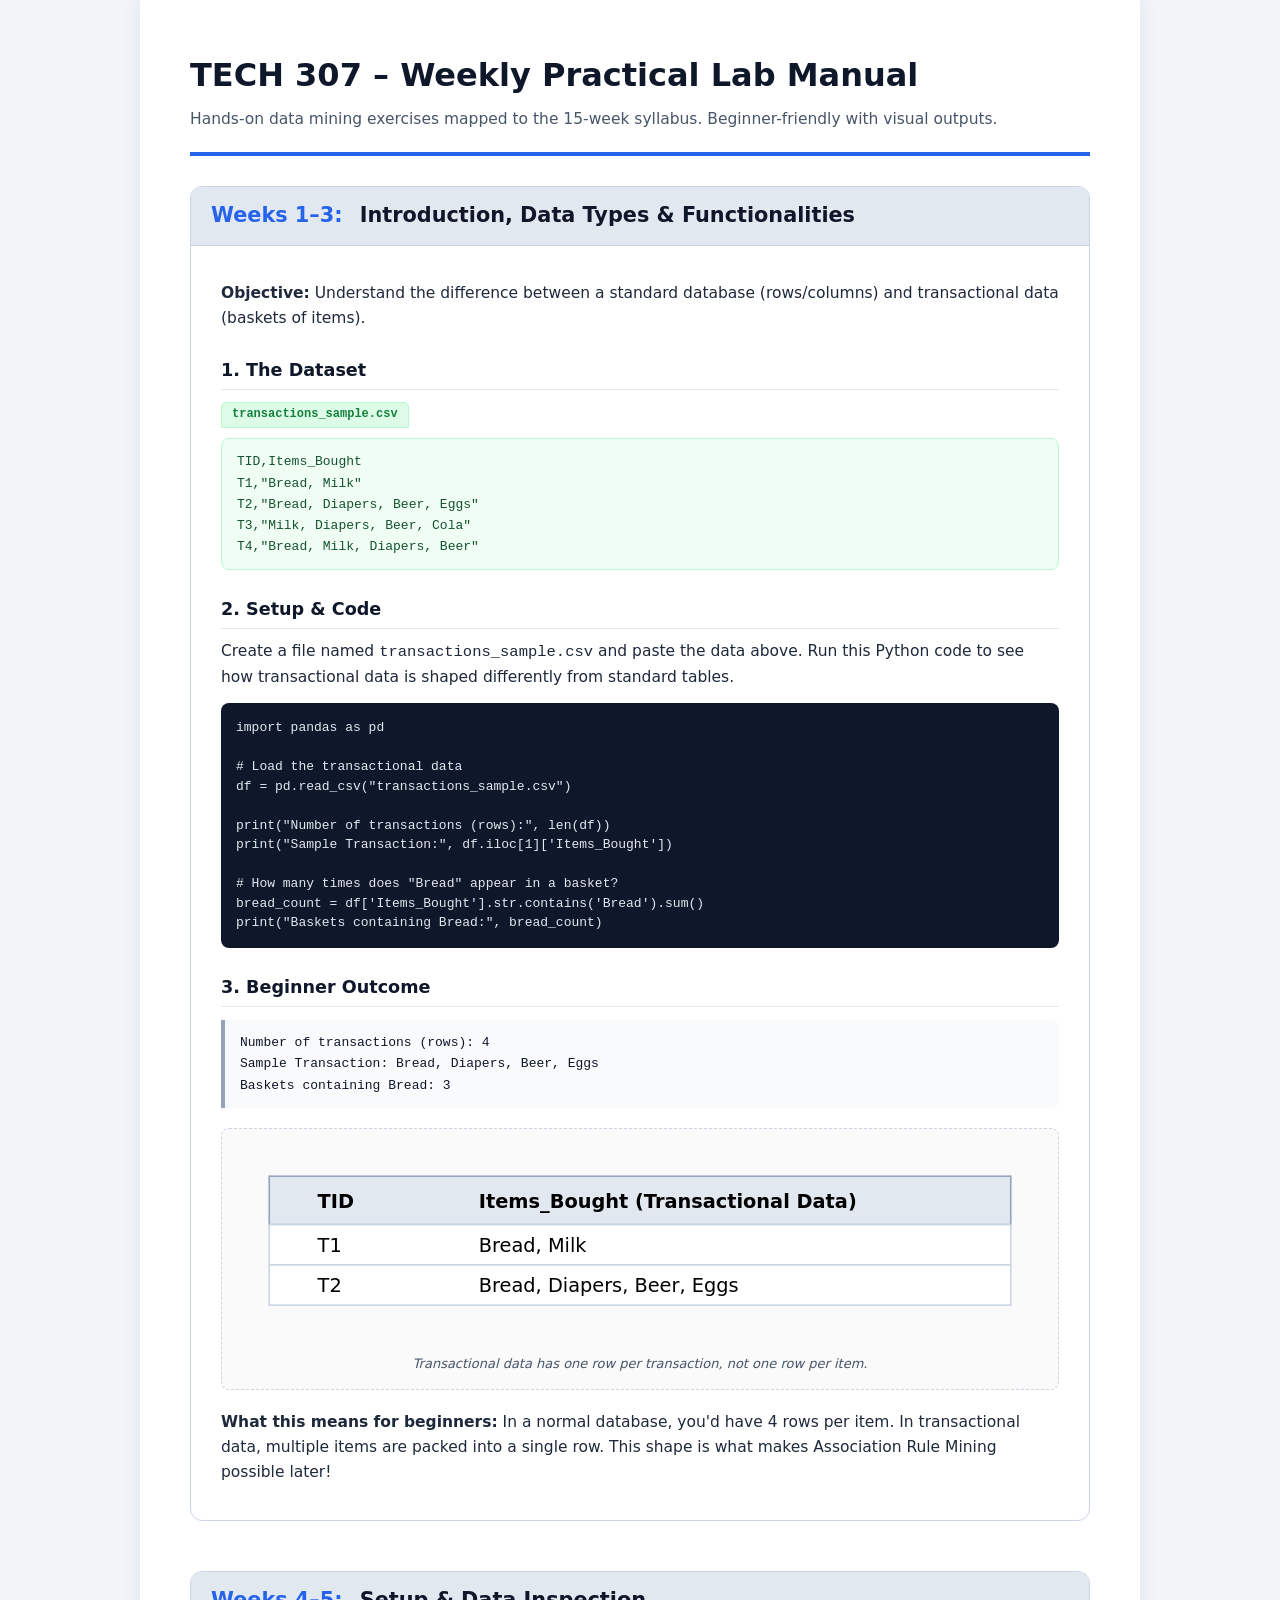
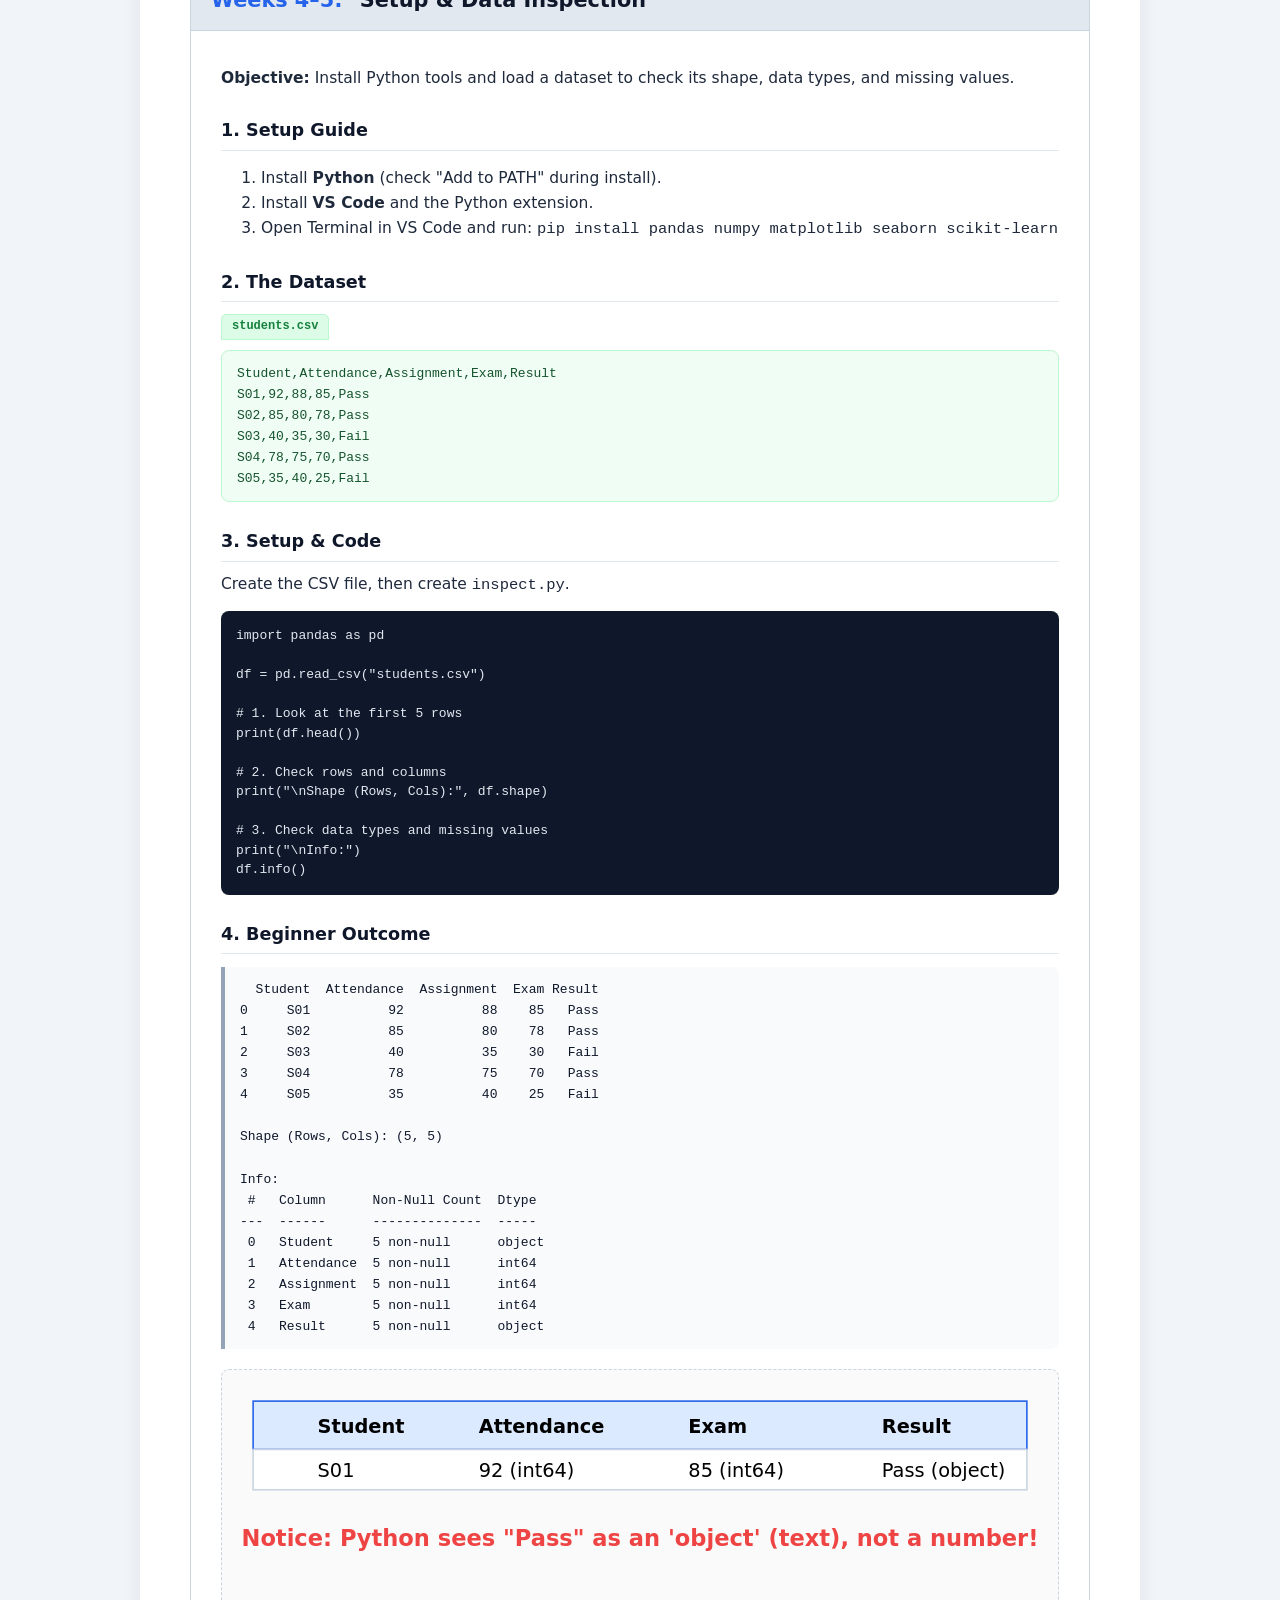
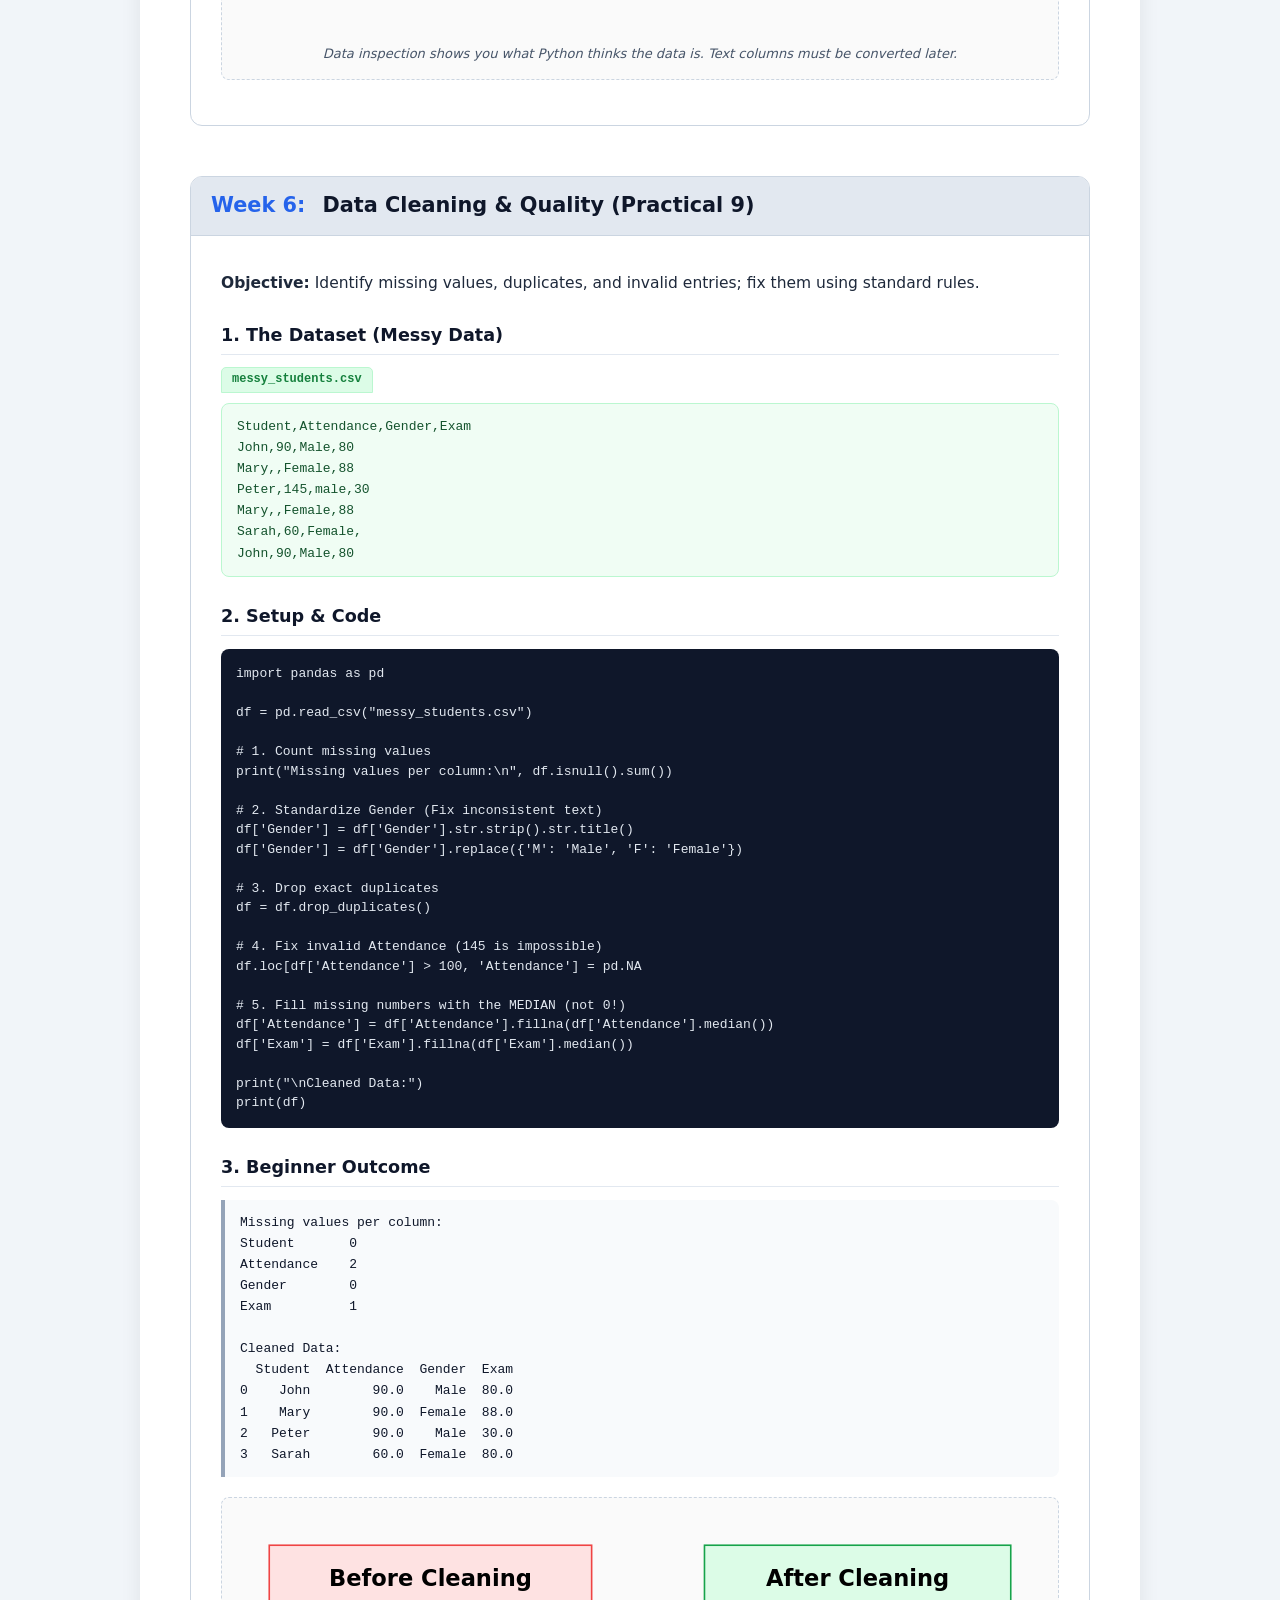
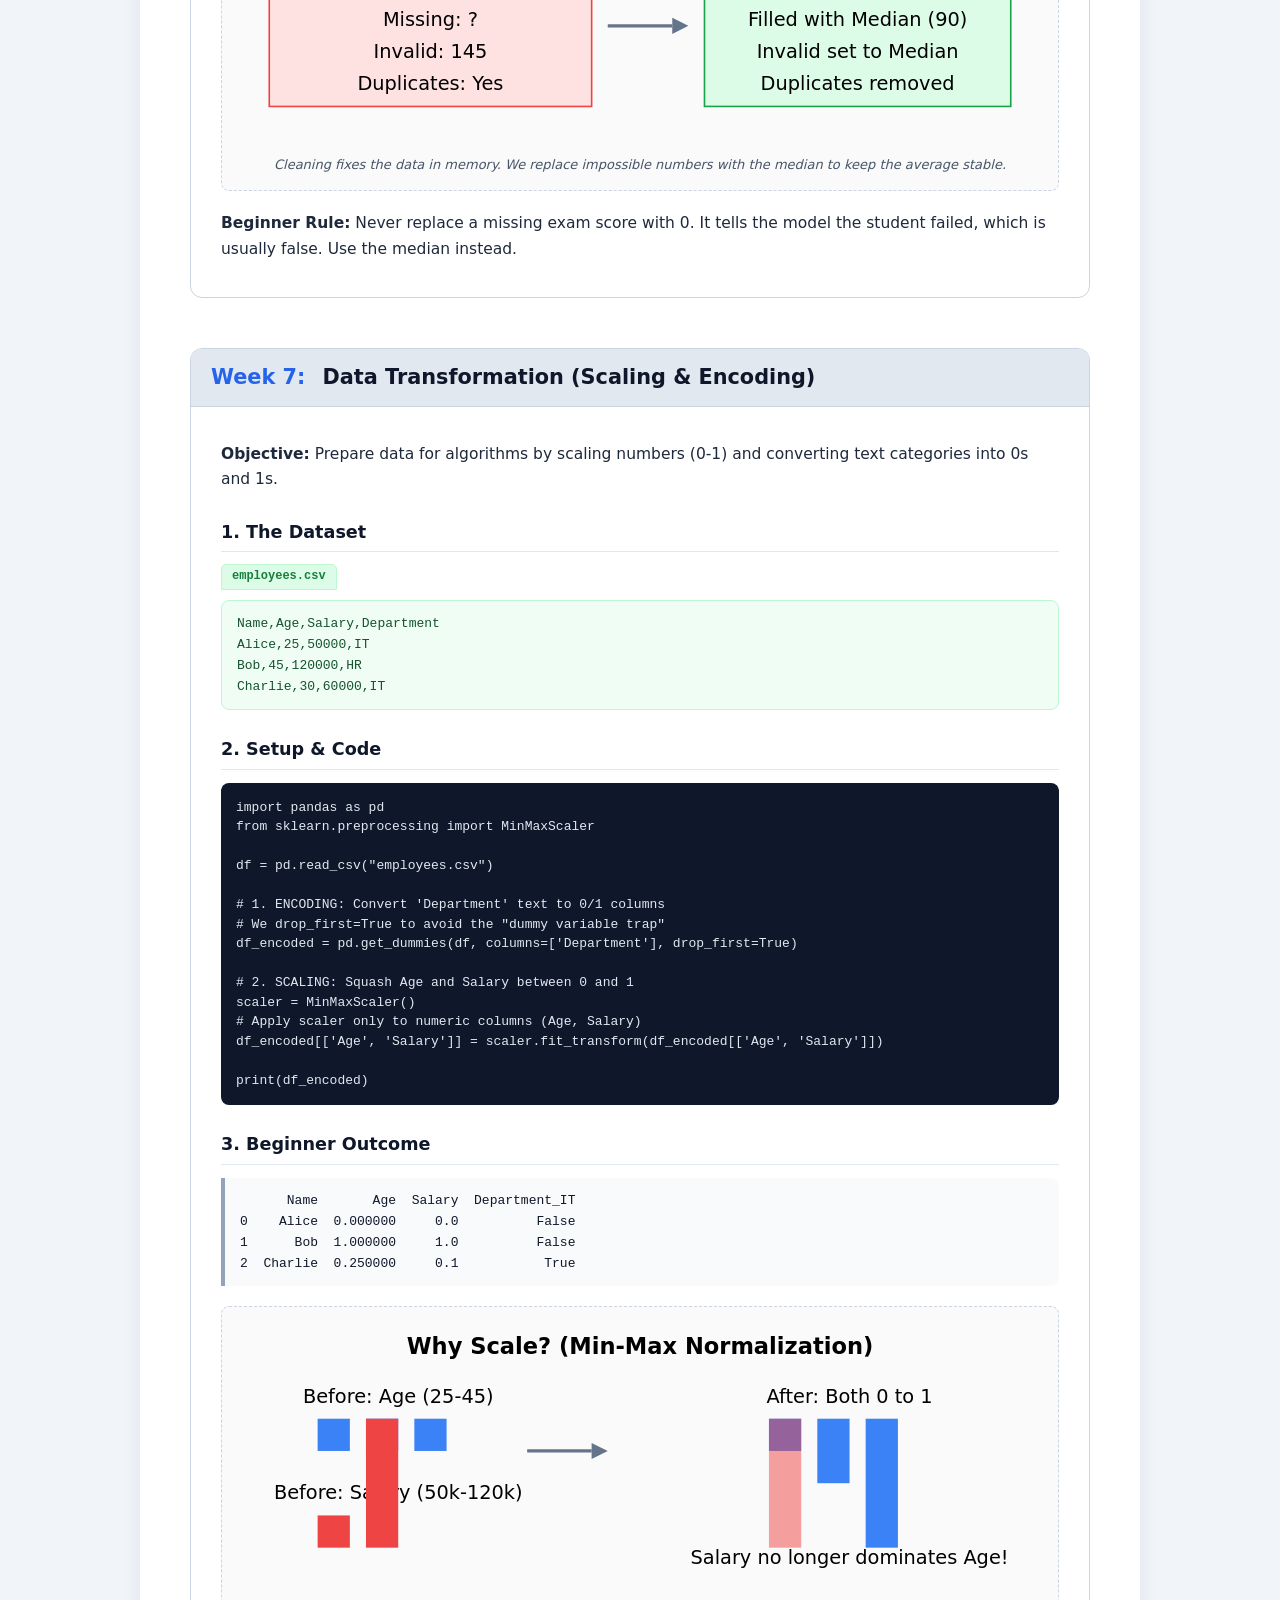
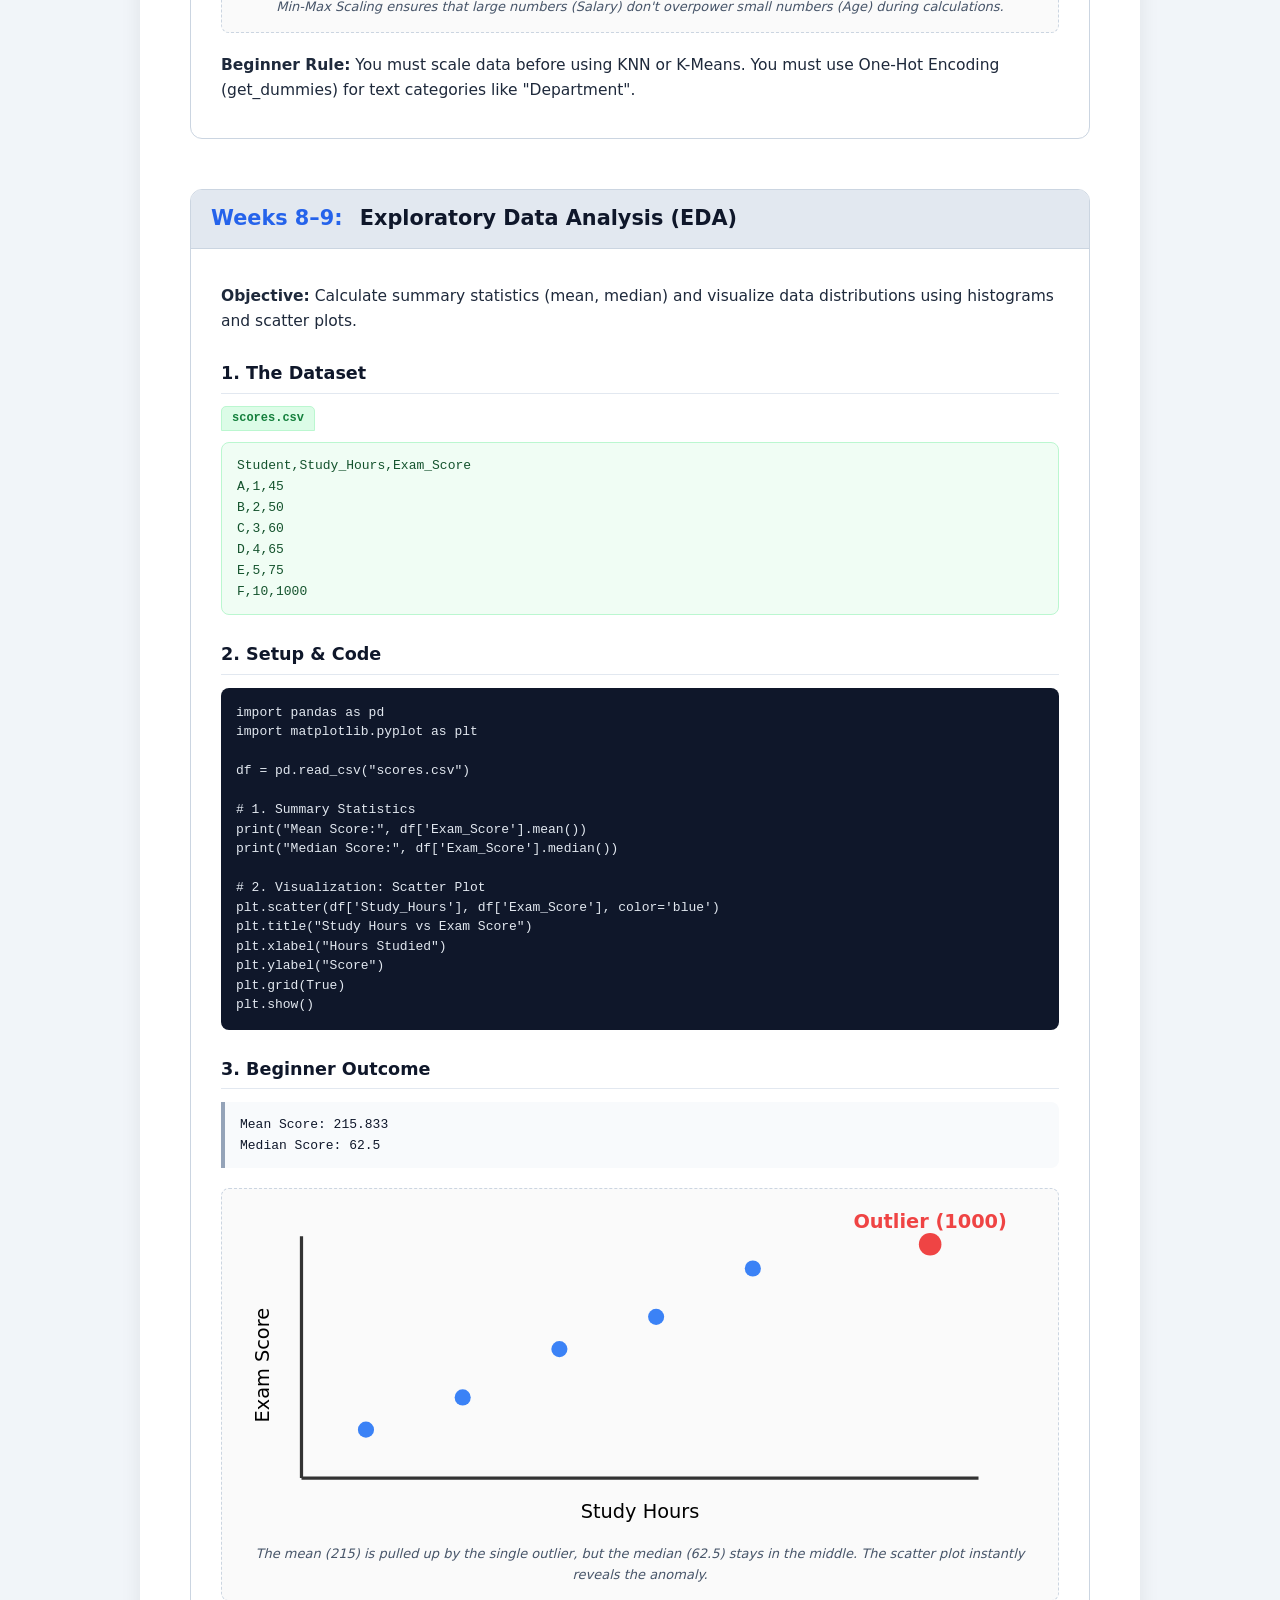
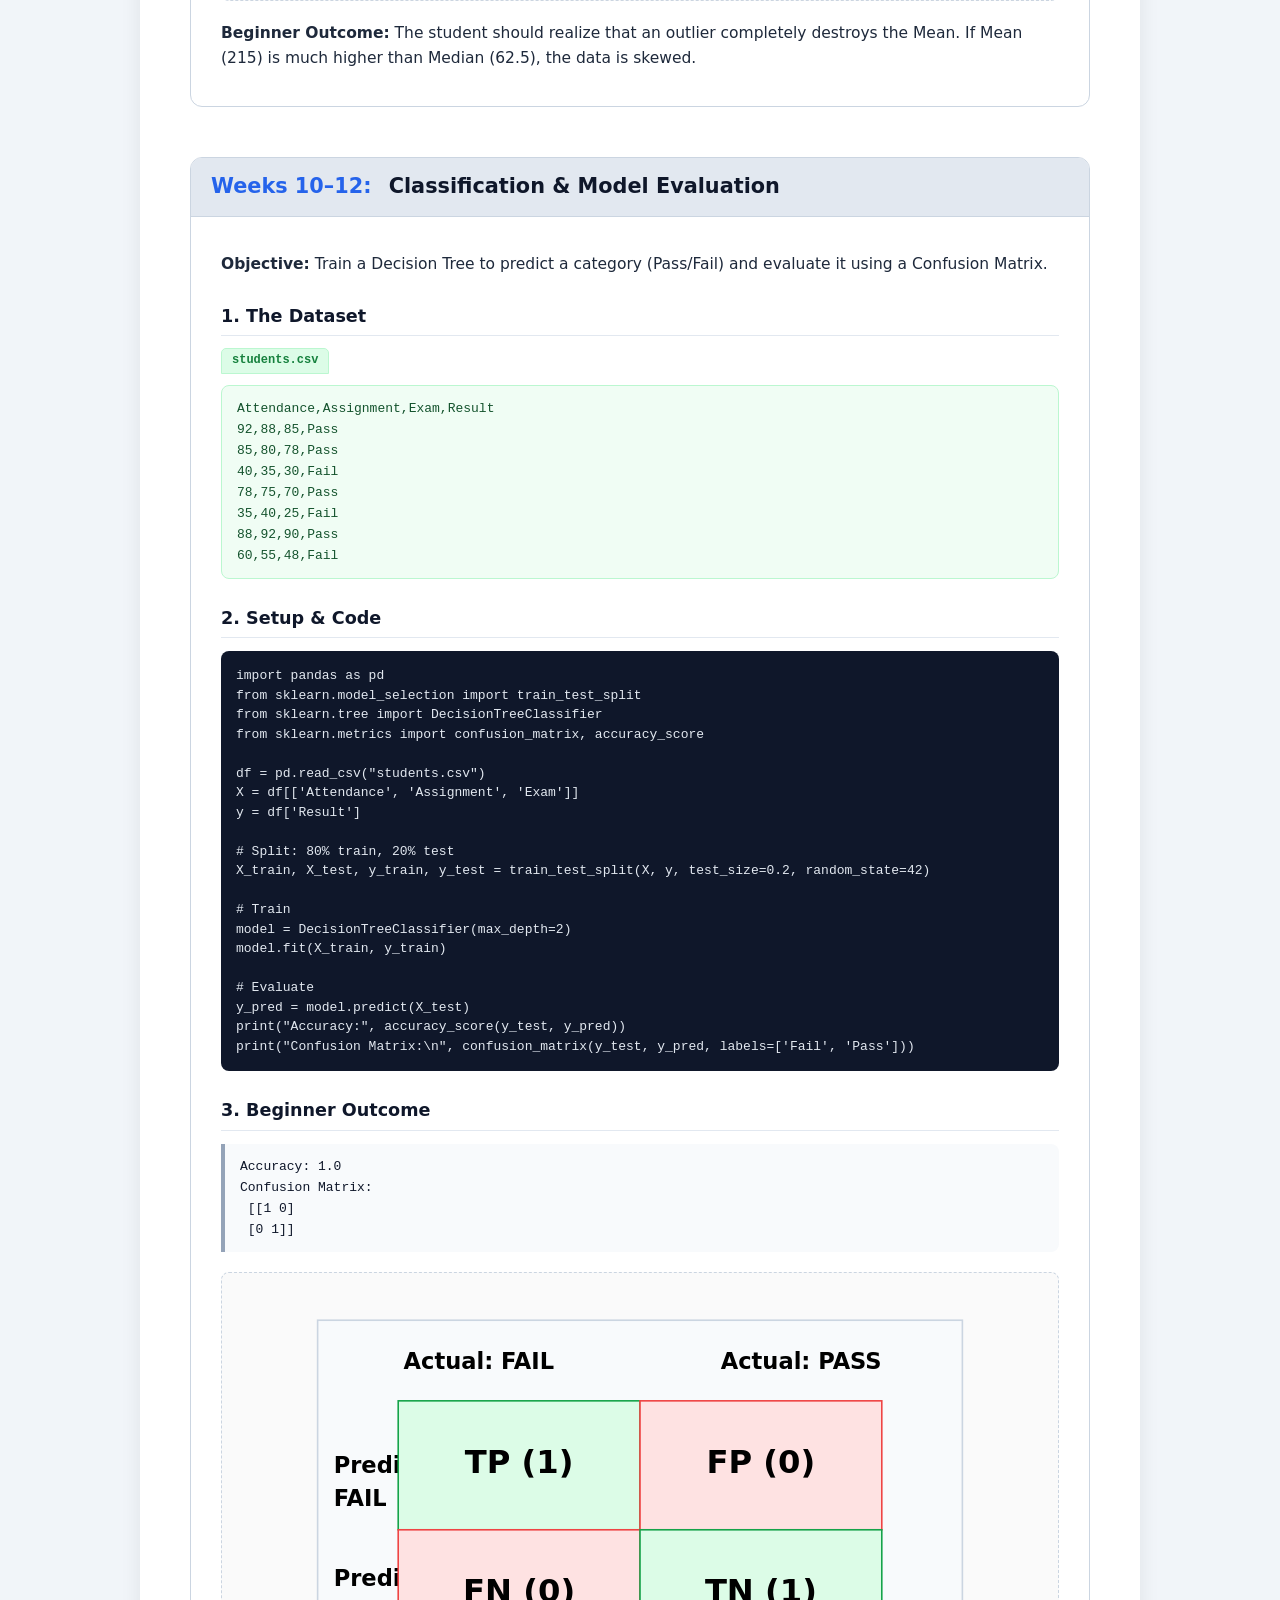
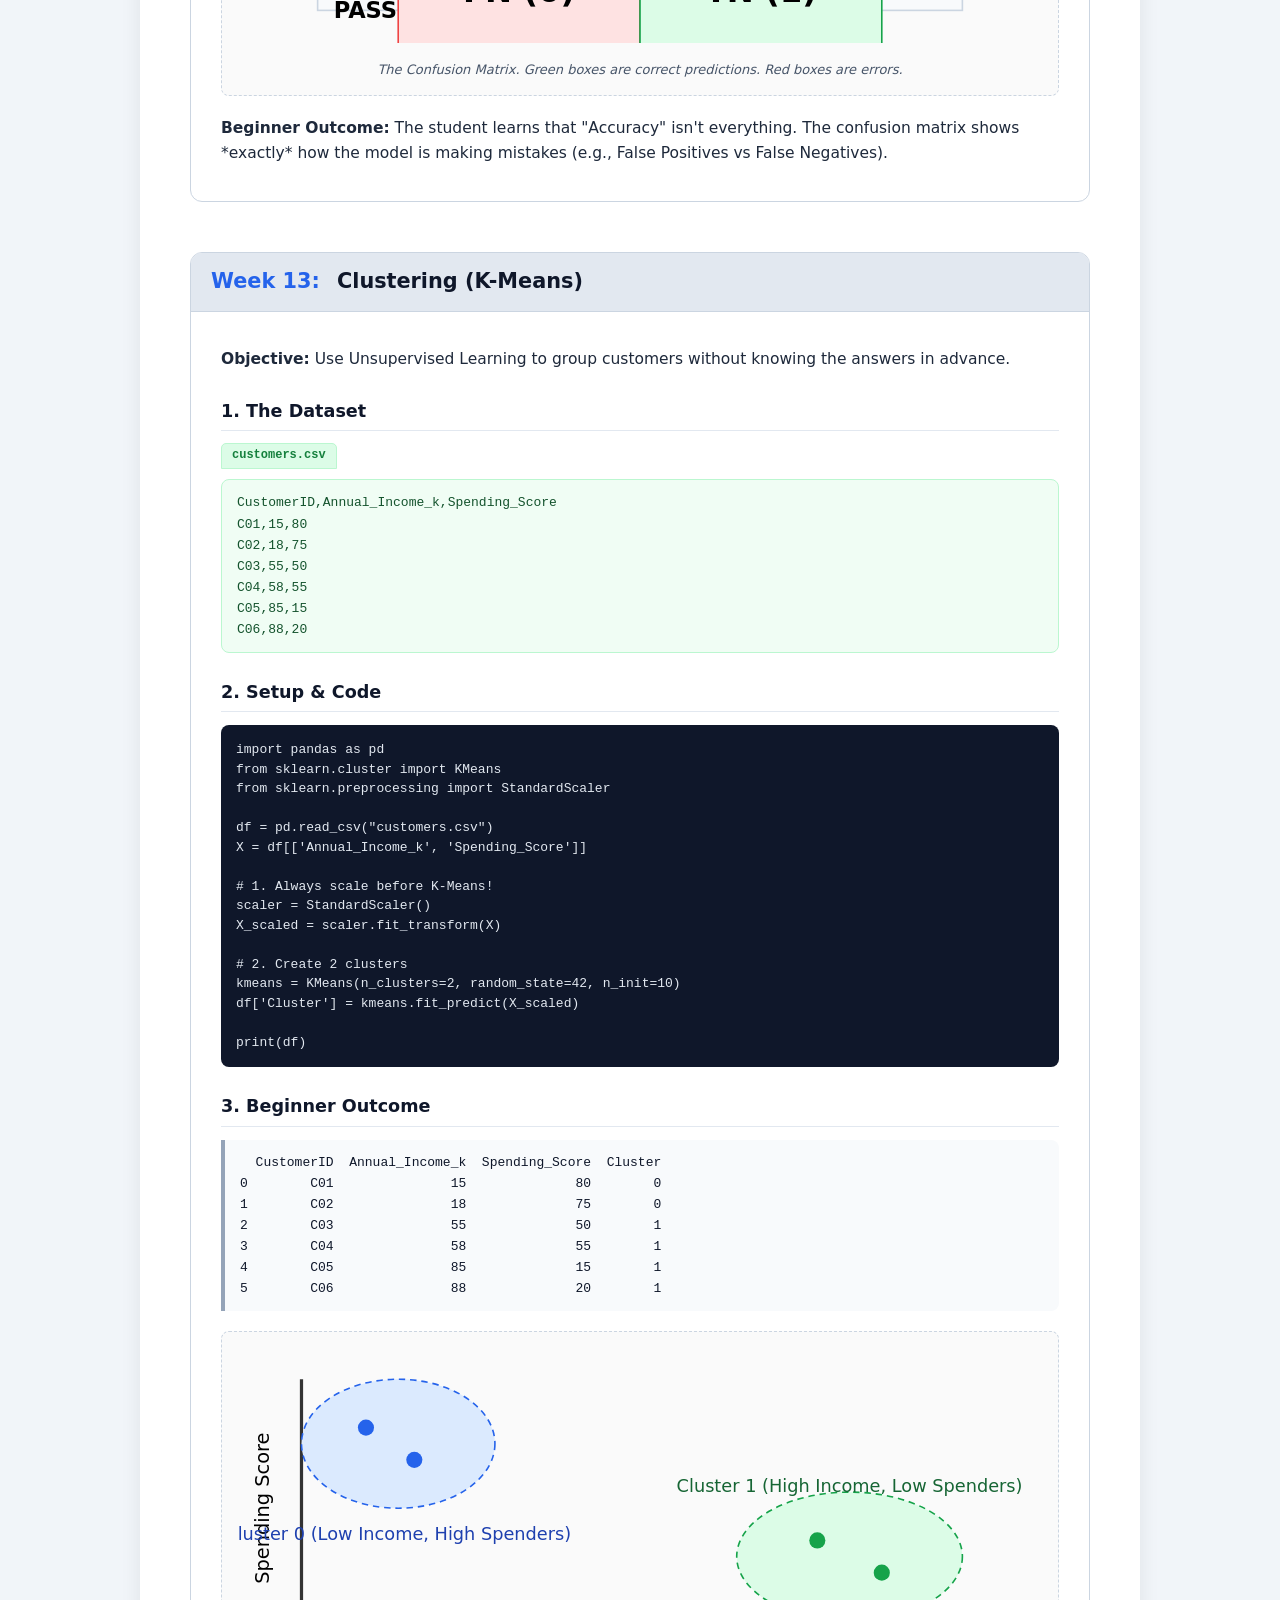
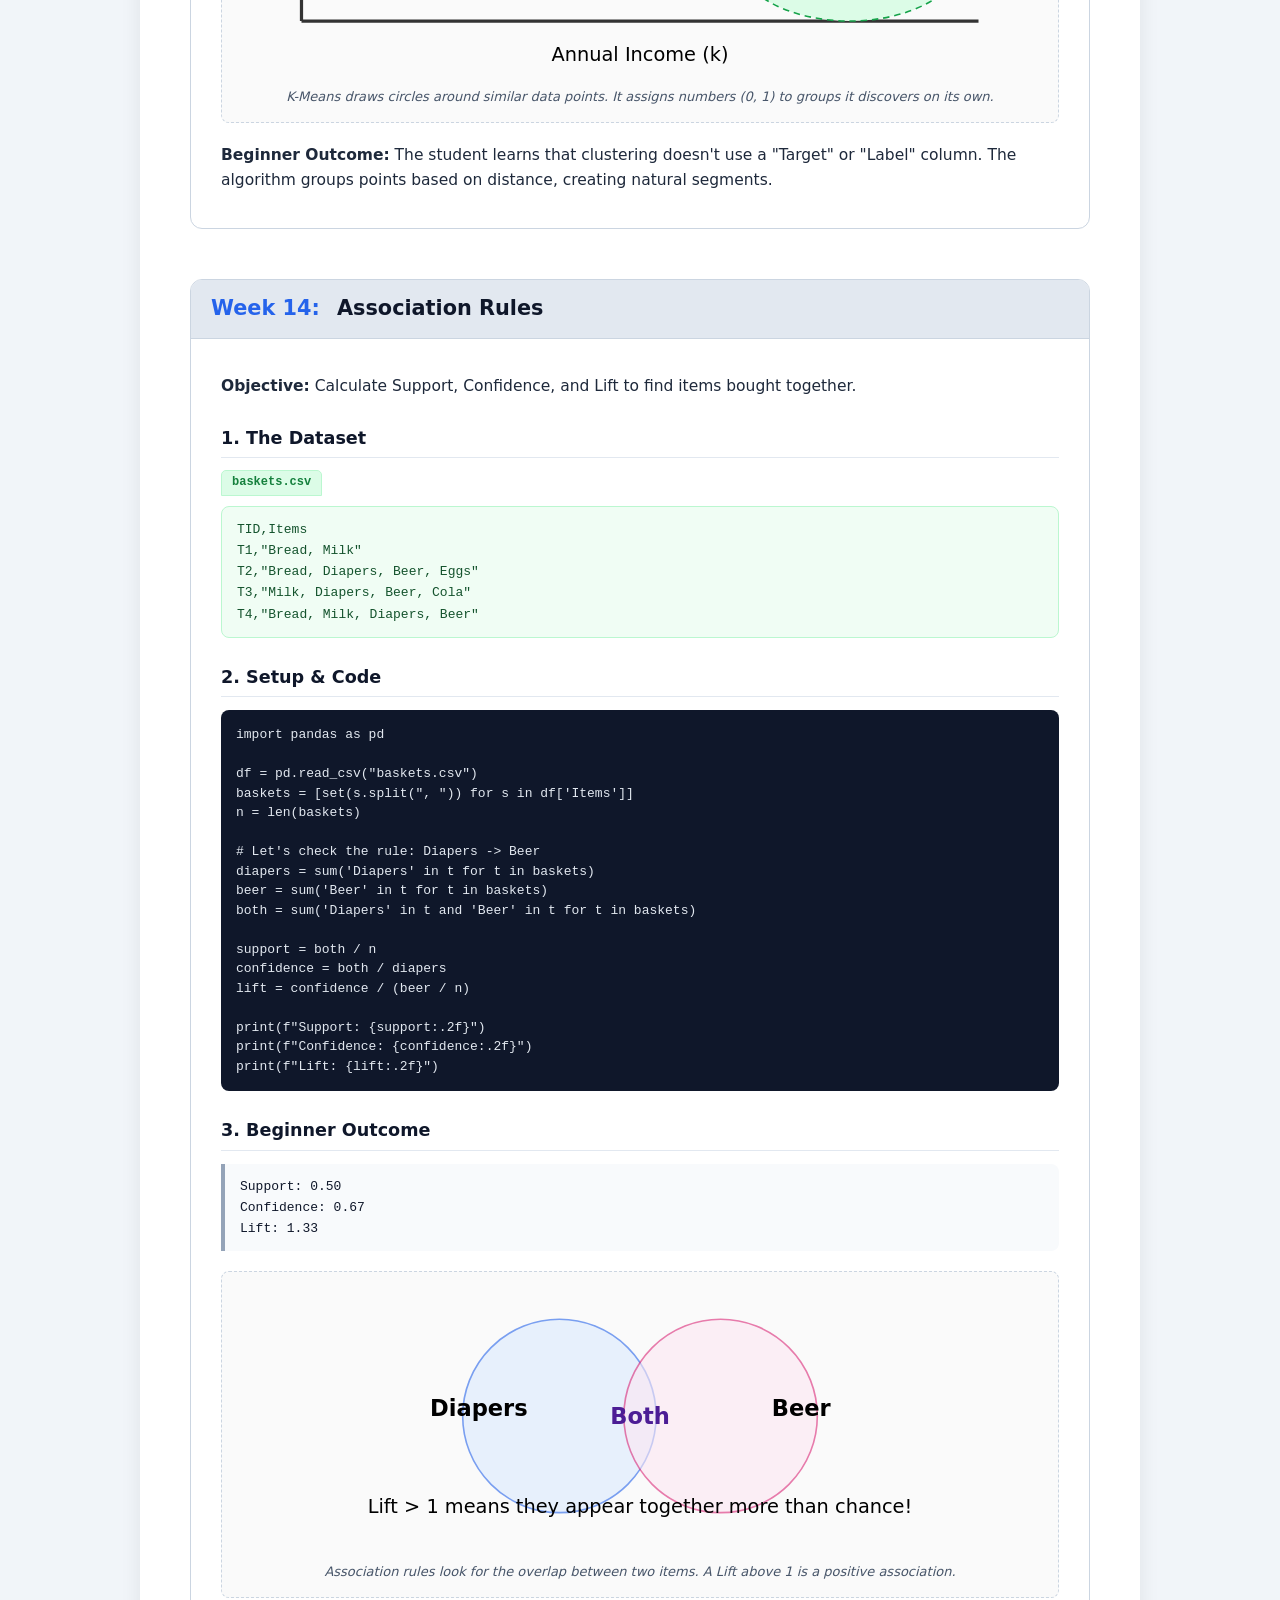
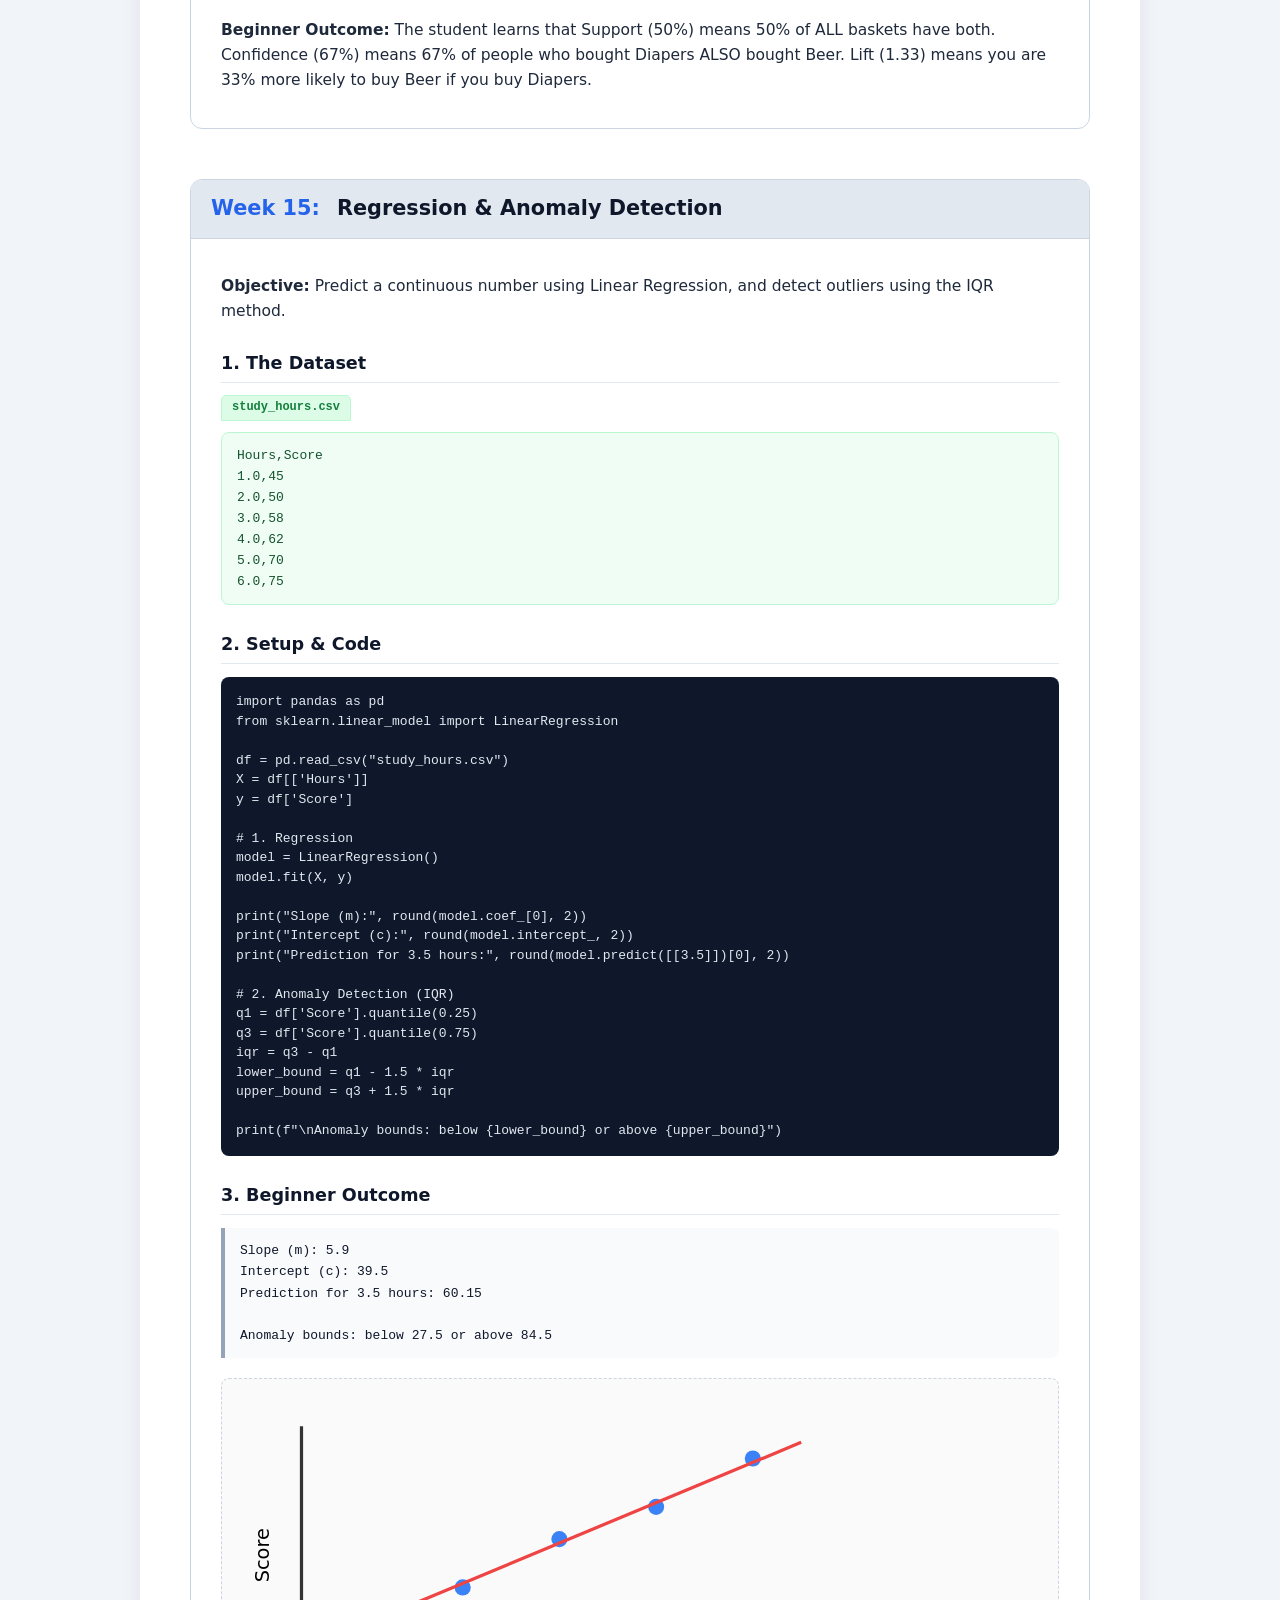
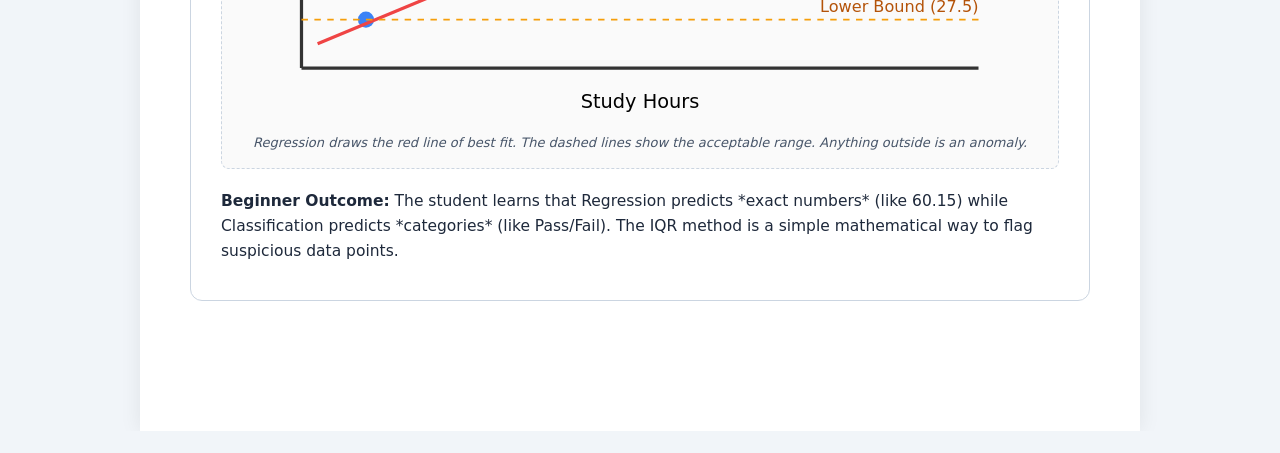
<file: pp.html>
<!DOCTYPE html>
<html lang="en">
<head>
<meta charset="UTF-8">
<meta name="viewport" content="width=device-width, initial-scale=1.0">
<title>TECH 307 – Weekly Practical Lab Manual</title>
<style>
  :root {
    --ink: #1e293b; --muted: #475569; --line: #cbd5e1;
    --blue: #2563eb; --blue-l: #eff6ff; --green: #15803d; --green-l: #f0fdf4;
    --amber: #b45309; --amber-l: #fffbeb; --red: #b91c1c; --red-l: #fef2f2;
    --purple: #6d28d9; --purple-l: #f5f3ff;
  }
  * { box-sizing: border-box; }
  body {
    margin: 0; background: #f1f5f9; color: var(--ink);
    font-family: "Segoe UI", system-ui, -apple-system, sans-serif;
    font-size: 15.5px; line-height: 1.62;
  }
  .sheet { max-width: 1000px; margin: 0 auto; background: #fff; padding: 40px 50px 80px; box-shadow: 0 0 20px rgba(0,0,0,.08); }
  header { border-bottom: 4px solid var(--blue); padding-bottom: 20px; margin-bottom: 30px; }
  header h1 { font-size: 2rem; margin: 10px 0 5px; color: #0f172a; }
  header p { color: var(--muted); margin: 0; }
  
  .week-section { margin-bottom: 50px; border: 1px solid var(--line); border-radius: 12px; overflow: hidden; }
  .week-header { background: #e2e8f0; padding: 12px 20px; border-bottom: 1px solid var(--line); }
  .week-header h2 { margin: 0; font-size: 1.3rem; color: #0f172a; }
  .week-header span { font-weight: 700; color: var(--blue); margin-right: 10px; }
  .week-content { padding: 25px 30px; }
  
  h3 { font-size: 1.1rem; margin: 25px 0 10px; color: #0f172a; border-bottom: 1px solid #e2e8f0; padding-bottom: 5px; }
  p { margin: 10px 0; }
  
  .box { padding: 15px 20px; border-radius: 0 8px 8px 0; margin: 15px 0; border-left: 5px solid var(--blue); background: var(--blue-l); }
  .box.amber { border-left-color: var(--amber); background: var(--amber-l); }
  .box.green { border-left-color: var(--green); background: var(--green-l); }
  
  pre.csv { background: var(--green-l); color: #14532d; border: 1px solid #bbf7d0; padding: 12px 15px; border-radius: 8px; overflow-x: auto; font-size: 13px; }
  pre.code { background: #0f172a; color: #e2e8f0; padding: 15px; border-radius: 8px; overflow-x: auto; font-size: 13px; line-height: 1.5; }
  pre.output { background: #f8fafc; color: #0f172a; border-left: 4px solid #94a3b8; padding: 12px 15px; border-radius: 0 8px 8px 0; font-size: 13px; }
  
  .label { display: inline-block; font-size: 12px; font-weight: 700; padding: 2px 10px; border-radius: 5px 5px 0 0; margin-bottom: -5px; font-family: monospace; }
  .label.data { color: var(--green); background: #dcfce7; border: 1px solid #bbf7d0; }
  .label.python { color: #cbd5e1; background: #1e293b; }
  
  table { width: 100%; border-collapse: collapse; margin: 15px 0; font-size: 14px; }
  th, td { border: 1px solid var(--line); padding: 10px; text-align: left; }
  th { background: #f8fafc; font-weight: 700; }
  
  .diagram-wrap { margin: 20px 0; text-align: center; background: #fafafa; padding: 15px; border-radius: 8px; border: 1px dashed var(--line); }
  .diagram-wrap svg { max-width: 100%; height: auto; }
  .diagram-caption { font-size: 13px; color: var(--muted); margin-top: 8px; font-style: italic; }
</style>
</head>
<body>
<div class="sheet">

<header>
  <h1>TECH 307 – Weekly Practical Lab Manual</h1>
  <p>Hands-on data mining exercises mapped to the 15-week syllabus. Beginner-friendly with visual outputs.</p>
</header>

<!-- ========================================== -->
<!-- WEEK 1-3: INTRODUCTION & TYPES             -->
<!-- ========================================== -->
<div class="week-section">
  <div class="week-header"><h2><span>Weeks 1–3:</span> Introduction, Data Types & Functionalities</h2></div>
  <div class="week-content">
    <p><strong>Objective:</strong> Understand the difference between a standard database (rows/columns) and transactional data (baskets of items).</p>
    
    <h3>1. The Dataset</h3>
    <span class="label data">transactions_sample.csv</span>
    <pre class="csv">TID,Items_Bought
T1,"Bread, Milk"
T2,"Bread, Diapers, Beer, Eggs"
T3,"Milk, Diapers, Beer, Cola"
T4,"Bread, Milk, Diapers, Beer"</pre>

    <h3>2. Setup & Code</h3>
    <p>Create a file named <code>transactions_sample.csv</code> and paste the data above. Run this Python code to see how transactional data is shaped differently from standard tables.</p>
    <pre class="code">import pandas as pd

# Load the transactional data
df = pd.read_csv("transactions_sample.csv")

print("Number of transactions (rows):", len(df))
print("Sample Transaction:", df.iloc[1]['Items_Bought'])

# How many times does "Bread" appear in a basket?
bread_count = df['Items_Bought'].str.contains('Bread').sum()
print("Baskets containing Bread:", bread_count)</pre>

    <h3>3. Beginner Outcome</h3>
    <pre class="output">Number of transactions (rows): 4
Sample Transaction: Bread, Diapers, Beer, Eggs
Baskets containing Bread: 3</pre>

    <div class="diagram-wrap">
      <svg viewBox="0 0 500 120" xmlns="http://www.w3.org/2000/svg">
        <rect x="20" y="20" width="460" height="30" fill="#e2e8f0" stroke="#94a3b8"/>
        <text x="50" y="40" font-size="12" font-weight="bold">TID</text>
        <text x="150" y="40" font-size="12" font-weight="bold">Items_Bought (Transactional Data)</text>
        
        <rect x="20" y="50" width="460" height="25" fill="#fff" stroke="#cbd5e1"/>
        <text x="50" y="67" font-size="12">T1</text>
        <text x="150" y="67" font-size="12">Bread, Milk</text>
        
        <rect x="20" y="75" width="460" height="25" fill="#fff" stroke="#cbd5e1"/>
        <text x="50" y="92" font-size="12">T2</text>
        <text x="150" y="92" font-size="12">Bread, Diapers, Beer, Eggs</text>
      </svg>
      <div class="diagram-caption">Transactional data has one row per transaction, not one row per item.</div>
    </div>
    <p><strong>What this means for beginners:</strong> In a normal database, you'd have 4 rows per item. In transactional data, multiple items are packed into a single row. This shape is what makes Association Rule Mining possible later!</p>
  </div>
</div>

<!-- ========================================== -->
<!-- WEEK 4-5: SETUP & INSPECTION               -->
<!-- ========================================== -->
<div class="week-section">
  <div class="week-header"><h2><span>Weeks 4–5:</span> Setup & Data Inspection</h2></div>
  <div class="week-content">
    <p><strong>Objective:</strong> Install Python tools and load a dataset to check its shape, data types, and missing values.</p>
    
    <h3>1. Setup Guide</h3>
    <ol>
      <li>Install <strong>Python</strong> (check "Add to PATH" during install).</li>
      <li>Install <strong>VS Code</strong> and the Python extension.</li>
      <li>Open Terminal in VS Code and run: <code>pip install pandas numpy matplotlib seaborn scikit-learn</code></li>
    </ol>

    <h3>2. The Dataset</h3>
    <span class="label data">students.csv</span>
    <pre class="csv">Student,Attendance,Assignment,Exam,Result
S01,92,88,85,Pass
S02,85,80,78,Pass
S03,40,35,30,Fail
S04,78,75,70,Pass
S05,35,40,25,Fail</pre>

    <h3>3. Setup & Code</h3>
    <p>Create the CSV file, then create <code>inspect.py</code>.</p>
    <pre class="code">import pandas as pd

df = pd.read_csv("students.csv")

# 1. Look at the first 5 rows
print(df.head())

# 2. Check rows and columns
print("\nShape (Rows, Cols):", df.shape)

# 3. Check data types and missing values
print("\nInfo:")
df.info()</pre>

    <h3>4. Beginner Outcome</h3>
    <pre class="output">  Student  Attendance  Assignment  Exam Result
0     S01          92          88    85   Pass
1     S02          85          80    78   Pass
2     S03          40          35    30   Fail
3     S04          78          75    70   Pass
4     S05          35          40    25   Fail

Shape (Rows, Cols): (5, 5)

Info:
 #   Column      Non-Null Count  Dtype 
---  ------      --------------  ----- 
 0   Student     5 non-null      object
 1   Attendance  5 non-null      int64 
 2   Assignment  5 non-null      int64 
 3   Exam        5 non-null      int64 
 4   Result      5 non-null      object</pre>

    <div class="diagram-wrap">
      <svg viewBox="0 0 500 150" xmlns="http://www.w3.org/2000/svg">
        <rect x="10" y="10" width="480" height="30" fill="#dbeafe" stroke="#2563eb"/>
        <text x="50" y="30" font-size="12" font-weight="bold">Student</text>
        <text x="150" y="30" font-size="12" font-weight="bold">Attendance</text>
        <text x="280" y="30" font-size="12" font-weight="bold">Exam</text>
        <text x="400" y="30" font-size="12" font-weight="bold">Result</text>

        <rect x="10" y="40" width="480" height="25" fill="#fff" stroke="#cbd5e1"/>
        <text x="50" y="57" font-size="12">S01</text>
        <text x="150" y="57" font-size="12">92 (int64)</text>
        <text x="280" y="57" font-size="12">85 (int64)</text>
        <text x="400" y="57" font-size="12">Pass (object)</text>

        <text x="250" y="100" font-size="14" text-anchor="middle" fill="#ef4444" font-weight="bold">Notice: Python sees "Pass" as an 'object' (text), not a number!</text>
      </svg>
      <div class="diagram-caption">Data inspection shows you what Python thinks the data is. Text columns must be converted later.</div>
    </div>
  </div>
</div>

<!-- ========================================== -->
<!-- WEEK 6: CLEANING (Practical 9)             -->
<!-- ========================================== -->
<div class="week-section">
  <div class="week-header"><h2><span>Week 6:</span> Data Cleaning & Quality (Practical 9)</h2></div>
  <div class="week-content">
    <p><strong>Objective:</strong> Identify missing values, duplicates, and invalid entries; fix them using standard rules.</p>
    
    <h3>1. The Dataset (Messy Data)</h3>
    <span class="label data">messy_students.csv</span>
    <pre class="csv">Student,Attendance,Gender,Exam
John,90,Male,80
Mary,,Female,88
Peter,145,male,30
Mary,,Female,88
Sarah,60,Female,
John,90,Male,80</pre>

    <h3>2. Setup & Code</h3>
    <pre class="code">import pandas as pd

df = pd.read_csv("messy_students.csv")

# 1. Count missing values
print("Missing values per column:\n", df.isnull().sum())

# 2. Standardize Gender (Fix inconsistent text)
df['Gender'] = df['Gender'].str.strip().str.title()
df['Gender'] = df['Gender'].replace({'M': 'Male', 'F': 'Female'})

# 3. Drop exact duplicates
df = df.drop_duplicates()

# 4. Fix invalid Attendance (145 is impossible)
df.loc[df['Attendance'] > 100, 'Attendance'] = pd.NA

# 5. Fill missing numbers with the MEDIAN (not 0!)
df['Attendance'] = df['Attendance'].fillna(df['Attendance'].median())
df['Exam'] = df['Exam'].fillna(df['Exam'].median())

print("\nCleaned Data:")
print(df)</pre>

    <h3>3. Beginner Outcome</h3>
    <pre class="output">Missing values per column:
Student       0
Attendance    2
Gender        0
Exam          1

Cleaned Data:
  Student  Attendance  Gender  Exam
0    John        90.0    Male  80.0
1    Mary        90.0  Female  88.0
2   Peter        90.0    Male  30.0
3   Sarah        60.0  Female  80.0</pre>

    <div class="diagram-wrap">
      <svg viewBox="0 0 500 140" xmlns="http://www.w3.org/2000/svg">
        <rect x="20" y="20" width="200" height="100" fill="#fee2e2" stroke="#ef4444"/>
        <text x="120" y="45" font-size="14" text-anchor="middle" font-weight="bold">Before Cleaning</text>
        <text x="120" y="70" font-size="12" text-anchor="middle">Missing: ?</text>
        <text x="120" y="90" font-size="12" text-anchor="middle">Invalid: 145</text>
        <text x="120" y="110" font-size="12" text-anchor="middle">Duplicates: Yes</text>

        <path d="M 230 70 L 270 70" stroke="#64748b" stroke-width="2"/>
        <polygon points="270,65 280,70 270,75" fill="#64748b"/>

        <rect x="290" y="20" width="190" height="100" fill="#dcfce7" stroke="#16a34a"/>
        <text x="385" y="45" font-size="14" text-anchor="middle" font-weight="bold">After Cleaning</text>
        <text x="385" y="70" font-size="12" text-anchor="middle">Filled with Median (90)</text>
        <text x="385" y="90" font-size="12" text-anchor="middle">Invalid set to Median</text>
        <text x="385" y="110" font-size="12" text-anchor="middle">Duplicates removed</text>
      </svg>
      <div class="diagram-caption">Cleaning fixes the data in memory. We replace impossible numbers with the median to keep the average stable.</div>
    </div>
    <p><strong>Beginner Rule:</strong> Never replace a missing exam score with 0. It tells the model the student failed, which is usually false. Use the median instead.</p>
  </div>
</div>

<!-- ========================================== -->
<!-- WEEK 7: TRANSFORMATION (New Practical)     -->
<!-- ========================================== -->
<div class="week-section">
  <div class="week-header"><h2><span>Week 7:</span> Data Transformation (Scaling & Encoding)</h2></div>
  <div class="week-content">
    <p><strong>Objective:</strong> Prepare data for algorithms by scaling numbers (0-1) and converting text categories into 0s and 1s.</p>
    
    <h3>1. The Dataset</h3>
    <span class="label data">employees.csv</span>
    <pre class="csv">Name,Age,Salary,Department
Alice,25,50000,IT
Bob,45,120000,HR
Charlie,30,60000,IT</pre>

    <h3>2. Setup & Code</h3>
    <pre class="code">import pandas as pd
from sklearn.preprocessing import MinMaxScaler

df = pd.read_csv("employees.csv")

# 1. ENCODING: Convert 'Department' text to 0/1 columns
# We drop_first=True to avoid the "dummy variable trap"
df_encoded = pd.get_dummies(df, columns=['Department'], drop_first=True)

# 2. SCALING: Squash Age and Salary between 0 and 1
scaler = MinMaxScaler()
# Apply scaler only to numeric columns (Age, Salary)
df_encoded[['Age', 'Salary']] = scaler.fit_transform(df_encoded[['Age', 'Salary']])

print(df_encoded)</pre>

    <h3>3. Beginner Outcome</h3>
    <pre class="output">      Name       Age  Salary  Department_IT
0    Alice  0.000000     0.0          False
1      Bob  1.000000     1.0          False
2  Charlie  0.250000     0.1           True</pre>

    <div class="diagram-wrap">
      <svg viewBox="0 0 500 160" xmlns="http://www.w3.org/2000/svg">
        <text x="250" y="20" font-size="14" text-anchor="middle" font-weight="bold">Why Scale? (Min-Max Normalization)</text>
        
        <!-- Before -->
        <text x="100" y="50" font-size="12" text-anchor="middle">Before: Age (25-45)</text>
        <rect x="50" y="60" width="20" height="20" fill="#3b82f6"/>
        <rect x="80" y="60" width="20" height="20" fill="#3b82f6"/>
        <rect x="110" y="60" width="20" height="20" fill="#3b82f6"/>
        
        <text x="100" y="110" font-size="12" text-anchor="middle">Before: Salary (50k-120k)</text>
        <rect x="50" y="120" width="20" height="20" fill="#ef4444"/>
        <rect x="80" y="60" width="20" height="80" fill="#ef4444"/>

        <!-- Arrow -->
        <path d="M 180 80 L 220 80" stroke="#64748b" stroke-width="2"/>
        <polygon points="220,75 230,80 220,85" fill="#64748b"/>

        <!-- After -->
        <text x="380" y="50" font-size="12" text-anchor="middle">After: Both 0 to 1</text>
        <rect x="330" y="60" width="20" height="20" fill="#3b82f6"/>
        <rect x="360" y="60" width="20" height="40" fill="#3b82f6"/>
        <rect x="390" y="60" width="20" height="80" fill="#3b82f6"/>
        
        <rect x="330" y="60" width="20" height="80" fill="#ef4444" opacity="0.5"/>
        <text x="380" y="150" font-size="12" text-anchor="middle">Salary no longer dominates Age!</text>
      </svg>
      <div class="diagram-caption">Min-Max Scaling ensures that large numbers (Salary) don't overpower small numbers (Age) during calculations.</div>
    </div>
    <p><strong>Beginner Rule:</strong> You must scale data before using KNN or K-Means. You must use One-Hot Encoding (get_dummies) for text categories like "Department".</p>
  </div>
</div>

<!-- ========================================== -->
<!-- WEEK 8-9: EDA & VISUALIZATION (New)        -->
<!-- ========================================== -->
<div class="week-section">
  <div class="week-header"><h2><span>Weeks 8–9:</span> Exploratory Data Analysis (EDA)</h2></div>
  <div class="week-content">
    <p><strong>Objective:</strong> Calculate summary statistics (mean, median) and visualize data distributions using histograms and scatter plots.</p>
    
    <h3>1. The Dataset</h3>
    <span class="label data">scores.csv</span>
    <pre class="csv">Student,Study_Hours,Exam_Score
A,1,45
B,2,50
C,3,60
D,4,65
E,5,75
F,10,1000</pre>

    <h3>2. Setup & Code</h3>
    <pre class="code">import pandas as pd
import matplotlib.pyplot as plt

df = pd.read_csv("scores.csv")

# 1. Summary Statistics
print("Mean Score:", df['Exam_Score'].mean())
print("Median Score:", df['Exam_Score'].median())

# 2. Visualization: Scatter Plot
plt.scatter(df['Study_Hours'], df['Exam_Score'], color='blue')
plt.title("Study Hours vs Exam Score")
plt.xlabel("Hours Studied")
plt.ylabel("Score")
plt.grid(True)
plt.show()</pre>

    <h3>3. Beginner Outcome</h3>
    <pre class="output">Mean Score: 215.833
Median Score: 62.5</pre>

    <div class="diagram-wrap">
      <svg viewBox="0 0 500 200" xmlns="http://www.w3.org/2000/svg">
        <!-- Axes -->
        <line x1="40" y1="170" x2="460" y2="170" stroke="#333" stroke-width="2"/>
        <line x1="40" y1="170" x2="40" y2="20" stroke="#333" stroke-width="2"/>
        
        <!-- Data points -->
        <circle cx="80" cy="140" r="5" fill="#3b82f6"/>
        <circle cx="140" cy="120" r="5" fill="#3b82f6"/>
        <circle cx="200" cy="90" r="5" fill="#3b82f6"/>
        <circle cx="260" cy="70" r="5" fill="#3b82f6"/>
        <circle cx="320" cy="40" r="5" fill="#3b82f6"/>
        
        <!-- Outlier -->
        <circle cx="430" cy="25" r="7" fill="#ef4444"/>
        <text x="430" y="15" font-size="12" text-anchor="middle" fill="#ef4444" font-weight="bold">Outlier (1000)</text>
        
        <!-- Labels -->
        <text x="250" y="195" font-size="12" text-anchor="middle">Study Hours</text>
        <text x="20" y="100" font-size="12" transform="rotate(-90 20,100)" text-anchor="middle">Exam Score</text>
      </svg>
      <div class="diagram-caption">The mean (215) is pulled up by the single outlier, but the median (62.5) stays in the middle. The scatter plot instantly reveals the anomaly.</div>
    </div>
    <p><strong>Beginner Outcome:</strong> The student should realize that an outlier completely destroys the Mean. If Mean (215) is much higher than Median (62.5), the data is skewed.</p>
  </div>
</div>

<!-- ========================================== -->
<!-- WEEK 10-12: CLASSIFICATION & EVALUATION    -->
<!-- ========================================== -->
<div class="week-section">
  <div class="week-header"><h2><span>Weeks 10–12:</span> Classification & Model Evaluation</h2></div>
  <div class="week-content">
    <p><strong>Objective:</strong> Train a Decision Tree to predict a category (Pass/Fail) and evaluate it using a Confusion Matrix.</p>
    
    <h3>1. The Dataset</h3>
    <span class="label data">students.csv</span>
    <pre class="csv">Attendance,Assignment,Exam,Result
92,88,85,Pass
85,80,78,Pass
40,35,30,Fail
78,75,70,Pass
35,40,25,Fail
88,92,90,Pass
60,55,48,Fail</pre>

    <h3>2. Setup & Code</h3>
    <pre class="code">import pandas as pd
from sklearn.model_selection import train_test_split
from sklearn.tree import DecisionTreeClassifier
from sklearn.metrics import confusion_matrix, accuracy_score

df = pd.read_csv("students.csv")
X = df[['Attendance', 'Assignment', 'Exam']]
y = df['Result']

# Split: 80% train, 20% test
X_train, X_test, y_train, y_test = train_test_split(X, y, test_size=0.2, random_state=42)

# Train
model = DecisionTreeClassifier(max_depth=2)
model.fit(X_train, y_train)

# Evaluate
y_pred = model.predict(X_test)
print("Accuracy:", accuracy_score(y_test, y_pred))
print("Confusion Matrix:\n", confusion_matrix(y_test, y_pred, labels=['Fail', 'Pass']))</pre>

    <h3>3. Beginner Outcome</h3>
    <pre class="output">Accuracy: 1.0
Confusion Matrix:
 [[1 0]
 [0 1]]</pre>

    <div class="diagram-wrap">
      <svg viewBox="0 0 500 220" xmlns="http://www.w3.org/2000/svg">
        <rect x="50" y="20" width="400" height="180" fill="#f8fafc" stroke="#cbd5e1"/>
        
        <!-- Headers -->
        <text x="150" y="50" font-size="14" text-anchor="middle" font-weight="bold">Actual: FAIL</text>
        <text x="350" y="50" font-size="14" text-anchor="middle" font-weight="bold">Actual: PASS</text>
        
        <text x="60" y="115" font-size="14" font-weight="bold">Predicted:</text>
        <text x="60" y="135" font-size="14" font-weight="bold">FAIL</text>
        
        <text x="60" y="185" font-size="14" font-weight="bold">Predicted:</text>
        <text x="60" y="205" font-size="14" font-weight="bold">PASS</text>
        
        <!-- Cells -->
        <rect x="100" y="70" width="150" height="80" fill="#dcfce7" stroke="#16a34a"/>
        <text x="175" y="115" font-size="20" text-anchor="middle" font-weight="bold">TP (1)</text>
        
        <rect x="250" y="70" width="150" height="80" fill="#fee2e2" stroke="#ef4444"/>
        <text x="325" y="115" font-size="20" text-anchor="middle" font-weight="bold">FP (0)</text>
        
        <rect x="100" y="150" width="150" height="80" fill="#fee2e2" stroke="#ef4444"/>
        <text x="175" y="195" font-size="20" text-anchor="middle" font-weight="bold">FN (0)</text>
        
        <rect x="250" y="150" width="150" height="80" fill="#dcfce7" stroke="#16a34a"/>
        <text x="325" y="195" font-size="20" text-anchor="middle" font-weight="bold">TN (1)</text>
      </svg>
      <div class="diagram-caption">The Confusion Matrix. Green boxes are correct predictions. Red boxes are errors.</div>
    </div>
    <p><strong>Beginner Outcome:</strong> The student learns that "Accuracy" isn't everything. The confusion matrix shows *exactly* how the model is making mistakes (e.g., False Positives vs False Negatives).</p>
  </div>
</div>

<!-- ========================================== -->
<!-- WEEK 13: CLUSTERING (Practical 3)          -->
<!-- ========================================== -->
<div class="week-section">
  <div class="week-header"><h2><span>Week 13:</span> Clustering (K-Means)</h2></div>
  <div class="week-content">
    <p><strong>Objective:</strong> Use Unsupervised Learning to group customers without knowing the answers in advance.</p>
    
    <h3>1. The Dataset</h3>
    <span class="label data">customers.csv</span>
    <pre class="csv">CustomerID,Annual_Income_k,Spending_Score
C01,15,80
C02,18,75
C03,55,50
C04,58,55
C05,85,15
C06,88,20</pre>

    <h3>2. Setup & Code</h3>
    <pre class="code">import pandas as pd
from sklearn.cluster import KMeans
from sklearn.preprocessing import StandardScaler

df = pd.read_csv("customers.csv")
X = df[['Annual_Income_k', 'Spending_Score']]

# 1. Always scale before K-Means!
scaler = StandardScaler()
X_scaled = scaler.fit_transform(X)

# 2. Create 2 clusters
kmeans = KMeans(n_clusters=2, random_state=42, n_init=10)
df['Cluster'] = kmeans.fit_predict(X_scaled)

print(df)</pre>

    <h3>3. Beginner Outcome</h3>
    <pre class="output">  CustomerID  Annual_Income_k  Spending_Score  Cluster
0        C01               15              80        0
1        C02               18              75        0
2        C03               55              50        1
3        C04               58              55        1
4        C05               85              15        1
5        C06               88              20        1</pre>

    <div class="diagram-wrap">
      <svg viewBox="0 0 500 200" xmlns="http://www.w3.org/2000/svg">
        <!-- Axes -->
        <line x1="40" y1="170" x2="460" y2="170" stroke="#333" stroke-width="2"/>
        <line x1="40" y1="170" x2="40" y2="20" stroke="#333" stroke-width="2"/>
        
        <text x="250" y="195" font-size="12" text-anchor="middle">Annual Income (k)</text>
        <text x="20" y="100" font-size="12" transform="rotate(-90 20,100)" text-anchor="middle">Spending Score</text>

        <!-- Cluster 1 (Low Income, High Spend) -->
        <ellipse cx="100" cy="60" rx="60" ry="40" fill="#dbeafe" stroke="#2563eb" stroke-dasharray="4,3"/>
        <circle cx="80" cy="50" r="5" fill="#2563eb"/>
        <circle cx="110" cy="70" r="5" fill="#2563eb"/>
        
        <!-- Cluster 2 (High Income, Low Spend) -->
        <ellipse cx="380" cy="130" rx="70" ry="40" fill="#dcfce7" stroke="#16a34a" stroke-dasharray="4,3"/>
        <circle cx="360" cy="120" r="5" fill="#16a34a"/>
        <circle cx="400" cy="140" r="5" fill="#16a34a"/>
        
        <text x="100" y="120" font-size="11" text-anchor="middle" fill="#1e40af">Cluster 0 (Low Income, High Spenders)</text>
        <text x="380" y="90" font-size="11" text-anchor="middle" fill="#166534">Cluster 1 (High Income, Low Spenders)</text>
      </svg>
      <div class="diagram-caption">K-Means draws circles around similar data points. It assigns numbers (0, 1) to groups it discovers on its own.</div>
    </div>
    <p><strong>Beginner Outcome:</strong> The student learns that clustering doesn't use a "Target" or "Label" column. The algorithm groups points based on distance, creating natural segments.</p>
  </div>
</div>

<!-- ========================================== -->
<!-- WEEK 14: ASSOCIATION (Practical 4)         -->
<!-- ========================================== -->
<div class="week-section">
  <div class="week-header"><h2><span>Week 14:</span> Association Rules</h2></div>
  <div class="week-content">
    <p><strong>Objective:</strong> Calculate Support, Confidence, and Lift to find items bought together.</p>
    
    <h3>1. The Dataset</h3>
    <span class="label data">baskets.csv</span>
    <pre class="csv">TID,Items
T1,"Bread, Milk"
T2,"Bread, Diapers, Beer, Eggs"
T3,"Milk, Diapers, Beer, Cola"
T4,"Bread, Milk, Diapers, Beer"</pre>

    <h3>2. Setup & Code</h3>
    <pre class="code">import pandas as pd

df = pd.read_csv("baskets.csv")
baskets = [set(s.split(", ")) for s in df['Items']]
n = len(baskets)

# Let's check the rule: Diapers -> Beer
diapers = sum('Diapers' in t for t in baskets)
beer = sum('Beer' in t for t in baskets)
both = sum('Diapers' in t and 'Beer' in t for t in baskets)

support = both / n
confidence = both / diapers
lift = confidence / (beer / n)

print(f"Support: {support:.2f}")
print(f"Confidence: {confidence:.2f}")
print(f"Lift: {lift:.2f}")</pre>

    <h3>3. Beginner Outcome</h3>
    <pre class="output">Support: 0.50
Confidence: 0.67
Lift: 1.33</pre>

    <div class="diagram-wrap">
      <svg viewBox="0 0 500 160" xmlns="http://www.w3.org/2000/svg">
        <circle cx="200" cy="80" r="60" fill="#dbeafe" stroke="#2563eb" opacity="0.6"/>
        <circle cx="300" cy="80" r="60" fill="#fce7f3" stroke="#db2777" opacity="0.6"/>
        
        <text x="150" y="80" font-size="14" text-anchor="middle" font-weight="bold">Diapers</text>
        <text x="350" y="80" font-size="14" text-anchor="middle" font-weight="bold">Beer</text>
        
        <!-- Intersection -->
        <text x="250" y="85" font-size="14" text-anchor="middle" font-weight="bold" fill="#4c1d95">Both</text>
        
        <text x="250" y="140" font-size="12" text-anchor="middle">Lift &gt; 1 means they appear together more than chance!</text>
      </svg>
      <div class="diagram-caption">Association rules look for the overlap between two items. A Lift above 1 is a positive association.</div>
    </div>
    <p><strong>Beginner Outcome:</strong> The student learns that Support (50%) means 50% of ALL baskets have both. Confidence (67%) means 67% of people who bought Diapers ALSO bought Beer. Lift (1.33) means you are 33% more likely to buy Beer if you buy Diapers.</p>
  </div>
</div>

<!-- ========================================== -->
<!-- WEEK 15: REGRESSION & ANOMALY              -->
<!-- ========================================== -->
<div class="week-section">
  <div class="week-header"><h2><span>Week 15:</span> Regression & Anomaly Detection</h2></div>
  <div class="week-content">
    <p><strong>Objective:</strong> Predict a continuous number using Linear Regression, and detect outliers using the IQR method.</p>
    
    <h3>1. The Dataset</h3>
    <span class="label data">study_hours.csv</span>
    <pre class="csv">Hours,Score
1.0,45
2.0,50
3.0,58
4.0,62
5.0,70
6.0,75</pre>

    <h3>2. Setup & Code</h3>
    <pre class="code">import pandas as pd
from sklearn.linear_model import LinearRegression

df = pd.read_csv("study_hours.csv")
X = df[['Hours']]
y = df['Score']

# 1. Regression
model = LinearRegression()
model.fit(X, y)

print("Slope (m):", round(model.coef_[0], 2))
print("Intercept (c):", round(model.intercept_, 2))
print("Prediction for 3.5 hours:", round(model.predict([[3.5]])[0], 2))

# 2. Anomaly Detection (IQR)
q1 = df['Score'].quantile(0.25)
q3 = df['Score'].quantile(0.75)
iqr = q3 - q1
lower_bound = q1 - 1.5 * iqr
upper_bound = q3 + 1.5 * iqr

print(f"\nAnomaly bounds: below {lower_bound} or above {upper_bound}")</pre>

    <h3>3. Beginner Outcome</h3>
    <pre class="output">Slope (m): 5.9
Intercept (c): 39.5
Prediction for 3.5 hours: 60.15

Anomaly bounds: below 27.5 or above 84.5</pre>

    <div class="diagram-wrap">
      <svg viewBox="0 0 500 200" xmlns="http://www.w3.org/2000/svg">
        <!-- Axes -->
        <line x1="40" y1="170" x2="460" y2="170" stroke="#333" stroke-width="2"/>
        <line x1="40" y1="170" x2="40" y2="20" stroke="#333" stroke-width="2"/>
        
        <!-- Points -->
        <circle cx="80" cy="140" r="5" fill="#3b82f6"/>
        <circle cx="140" cy="120" r="5" fill="#3b82f6"/>
        <circle cx="200" cy="90" r="5" fill="#3b82f6"/>
        <circle cx="260" cy="70" r="5" fill="#3b82f6"/>
        <circle cx="320" cy="40" r="5" fill="#3b82f6"/>
        
        <!-- Line of best fit -->
        <line x1="50" y1="155" x2="350" y2="30" stroke="#ef4444" stroke-width="2"/>
        
        <!-- Anomaly Bounds -->
        <line x1="40" y1="140" x2="460" y2="140" stroke="#f59e0b" stroke-dasharray="4,4"/>
        <text x="460" y="135" font-size="10" text-anchor="end" fill="#b45309">Lower Bound (27.5)</text>

        <text x="250" y="195" font-size="12" text-anchor="middle">Study Hours</text>
        <text x="20" y="100" font-size="12" transform="rotate(-90 20,100)" text-anchor="middle">Score</text>
      </svg>
      <div class="diagram-caption">Regression draws the red line of best fit. The dashed lines show the acceptable range. Anything outside is an anomaly.</div>
    </div>
    <p><strong>Beginner Outcome:</strong> The student learns that Regression predicts *exact numbers* (like 60.15) while Classification predicts *categories* (like Pass/Fail). The IQR method is a simple mathematical way to flag suspicious data points.</p>
  </div>
</div>

</div>
</body>
</html>
</file>
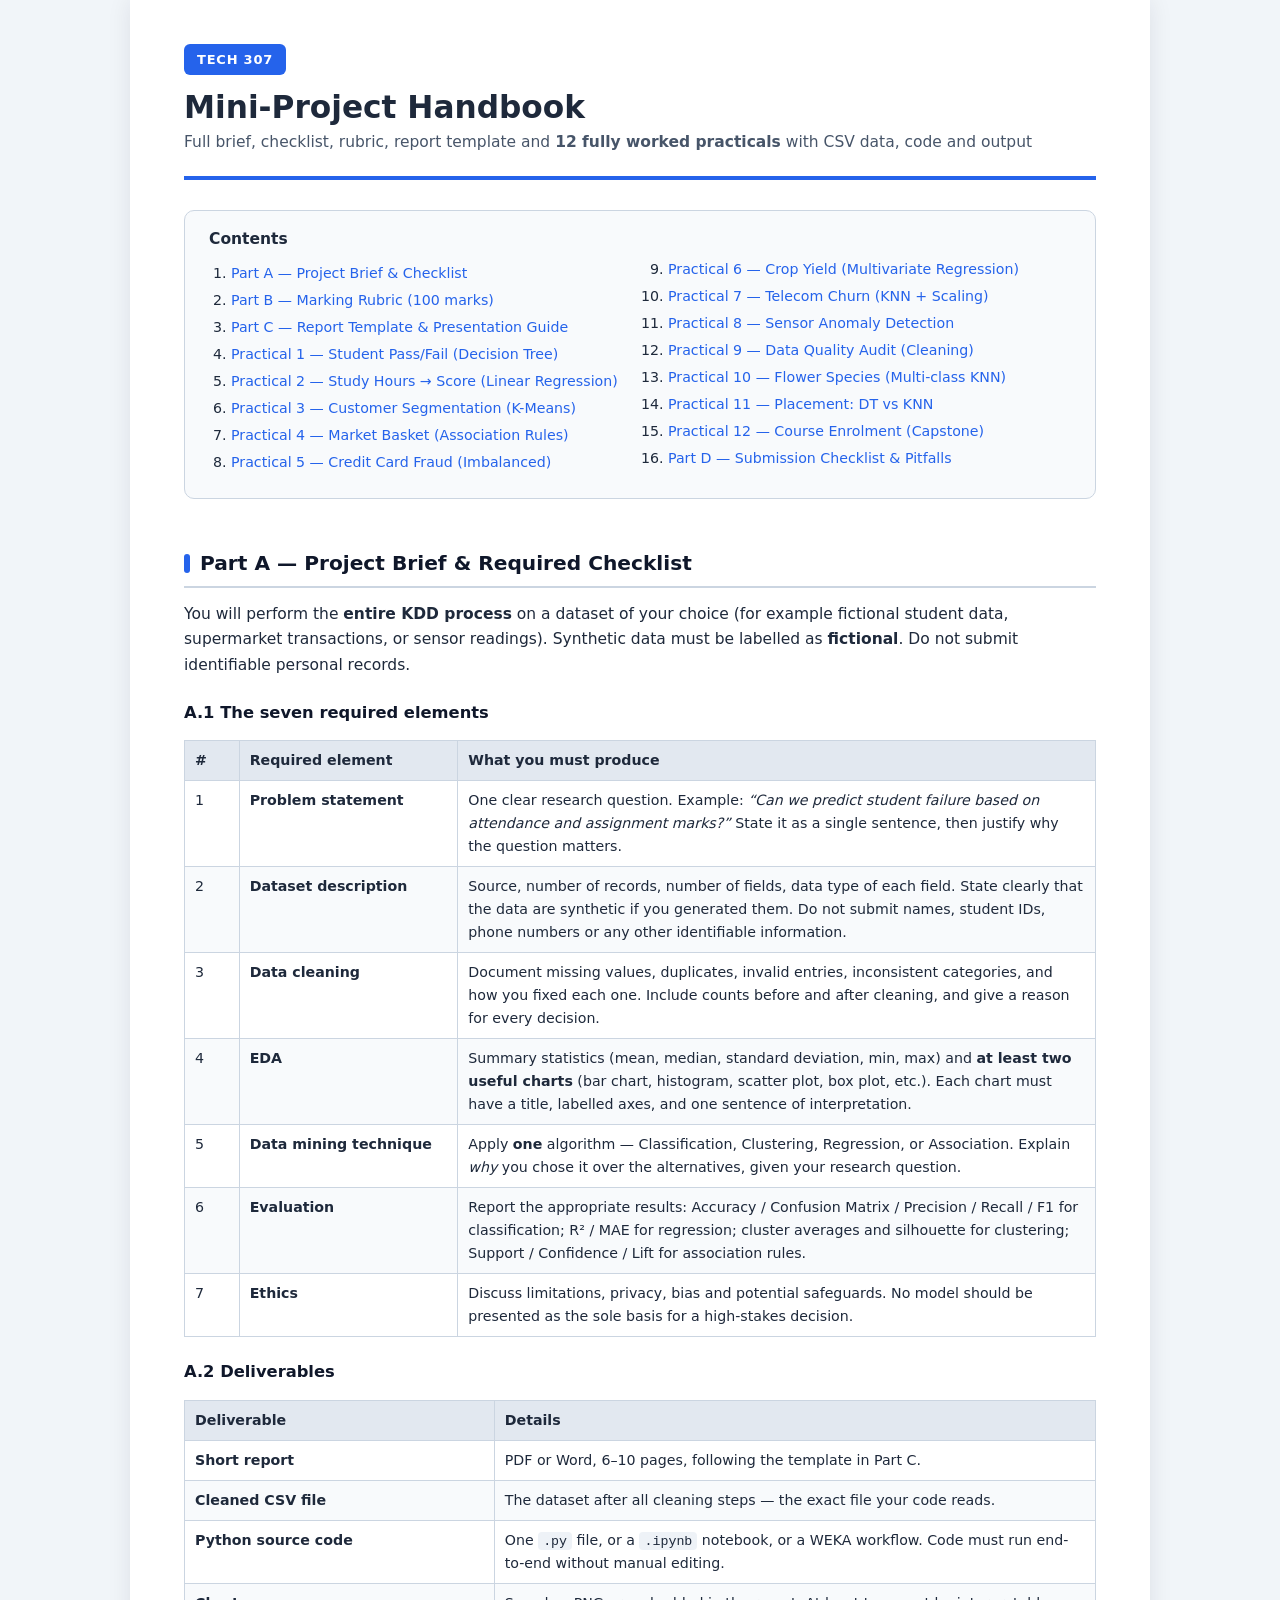
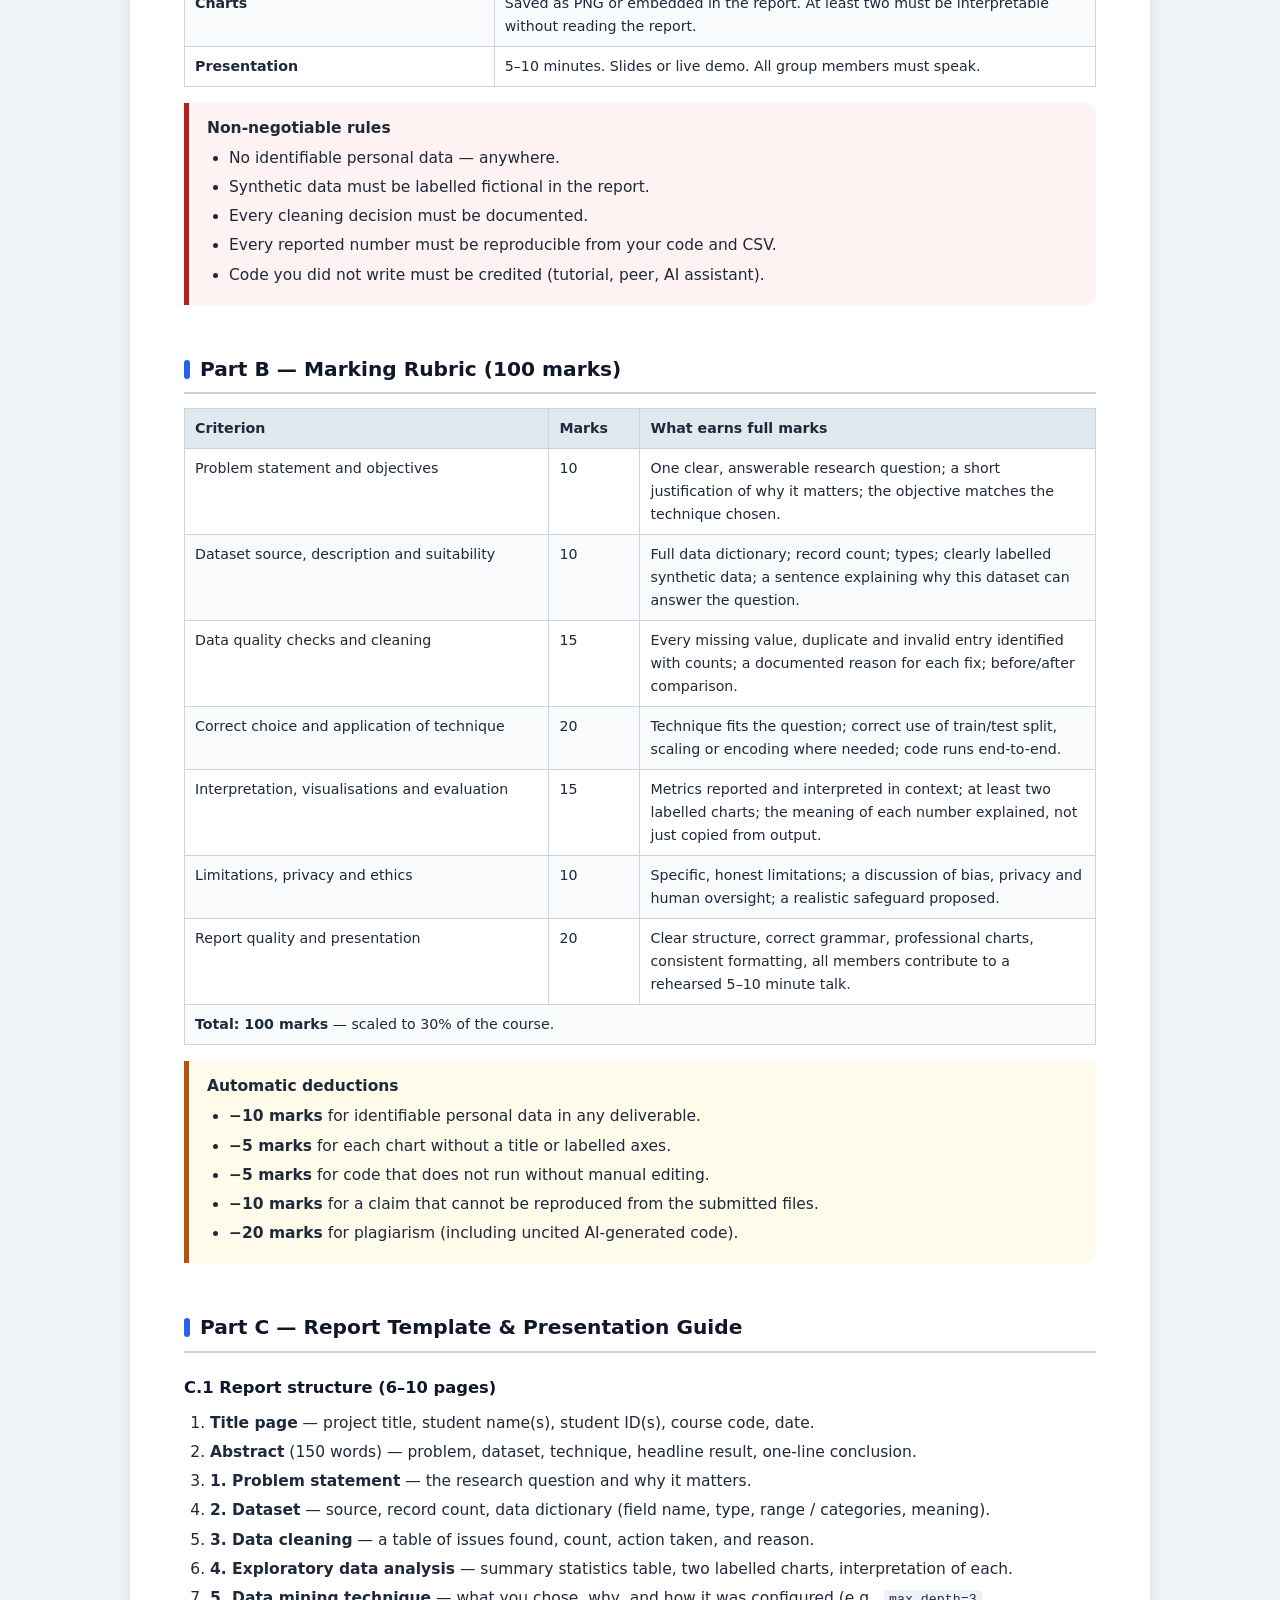
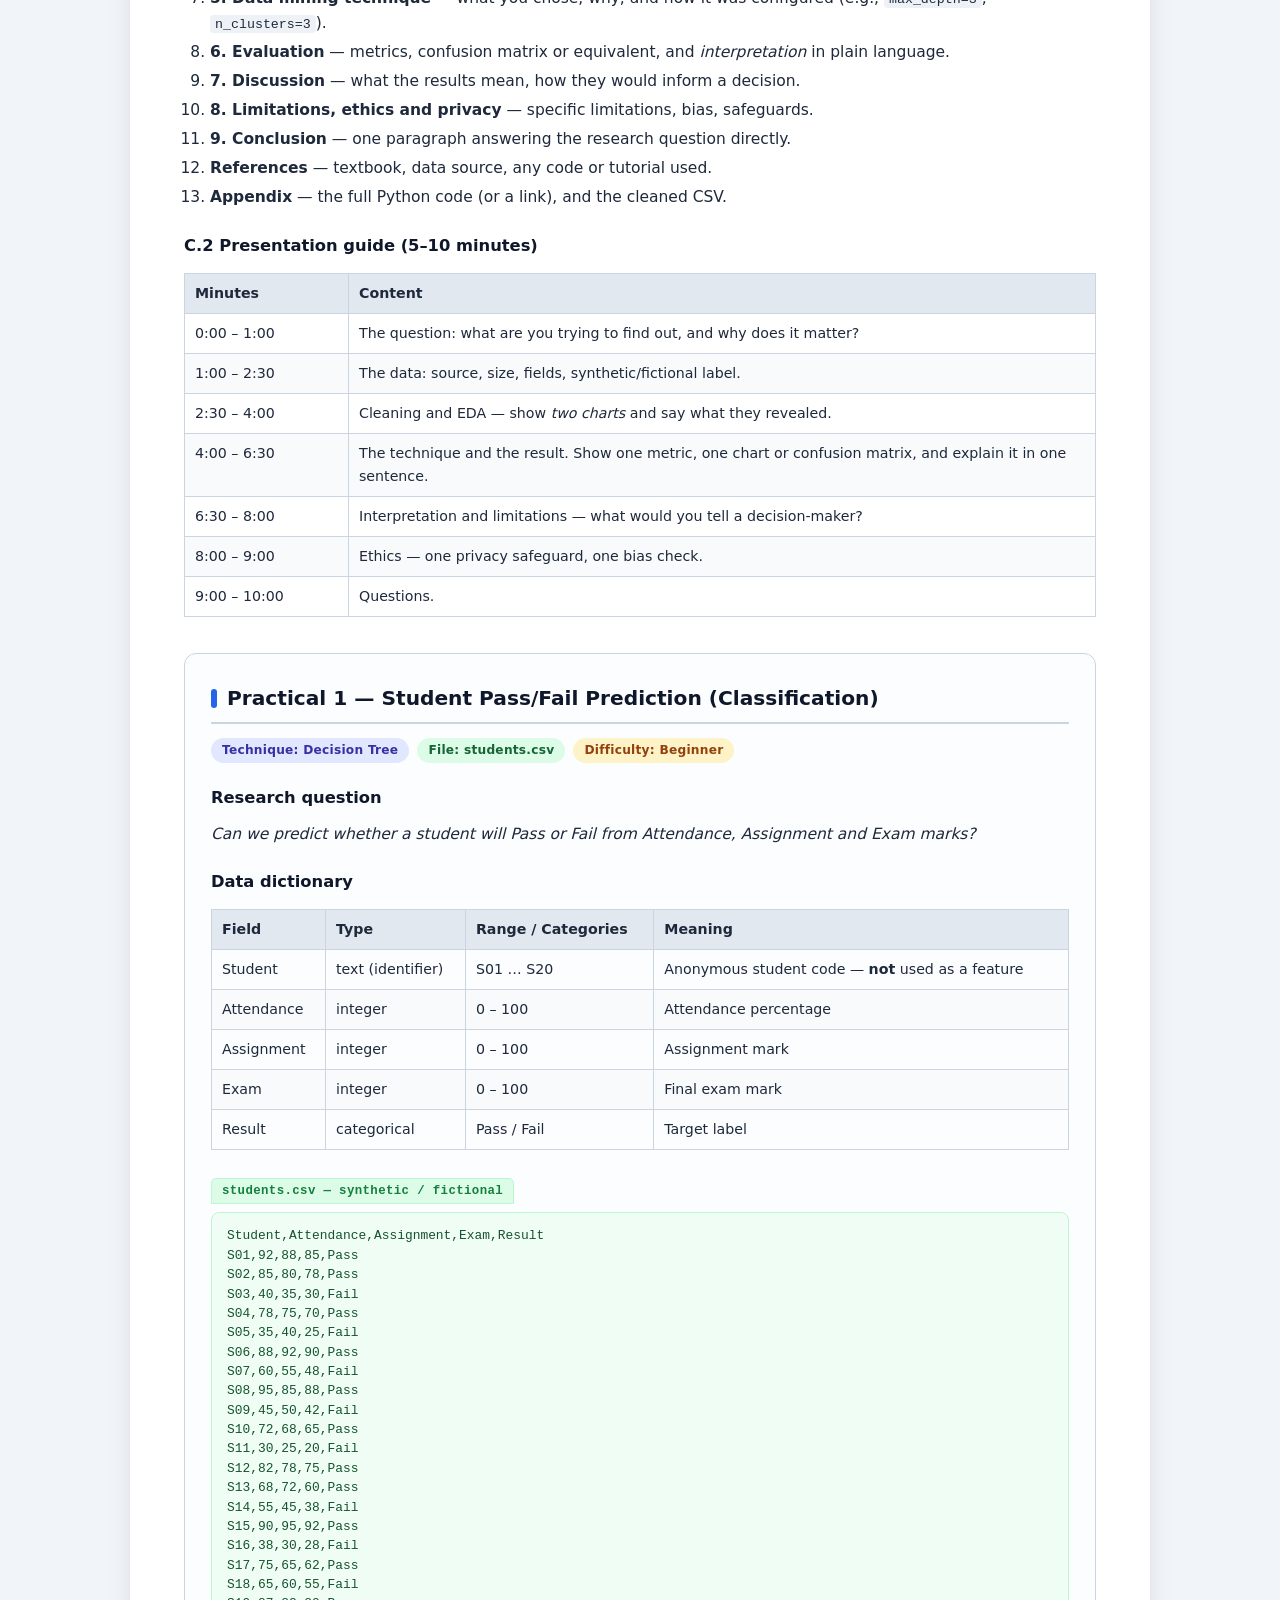
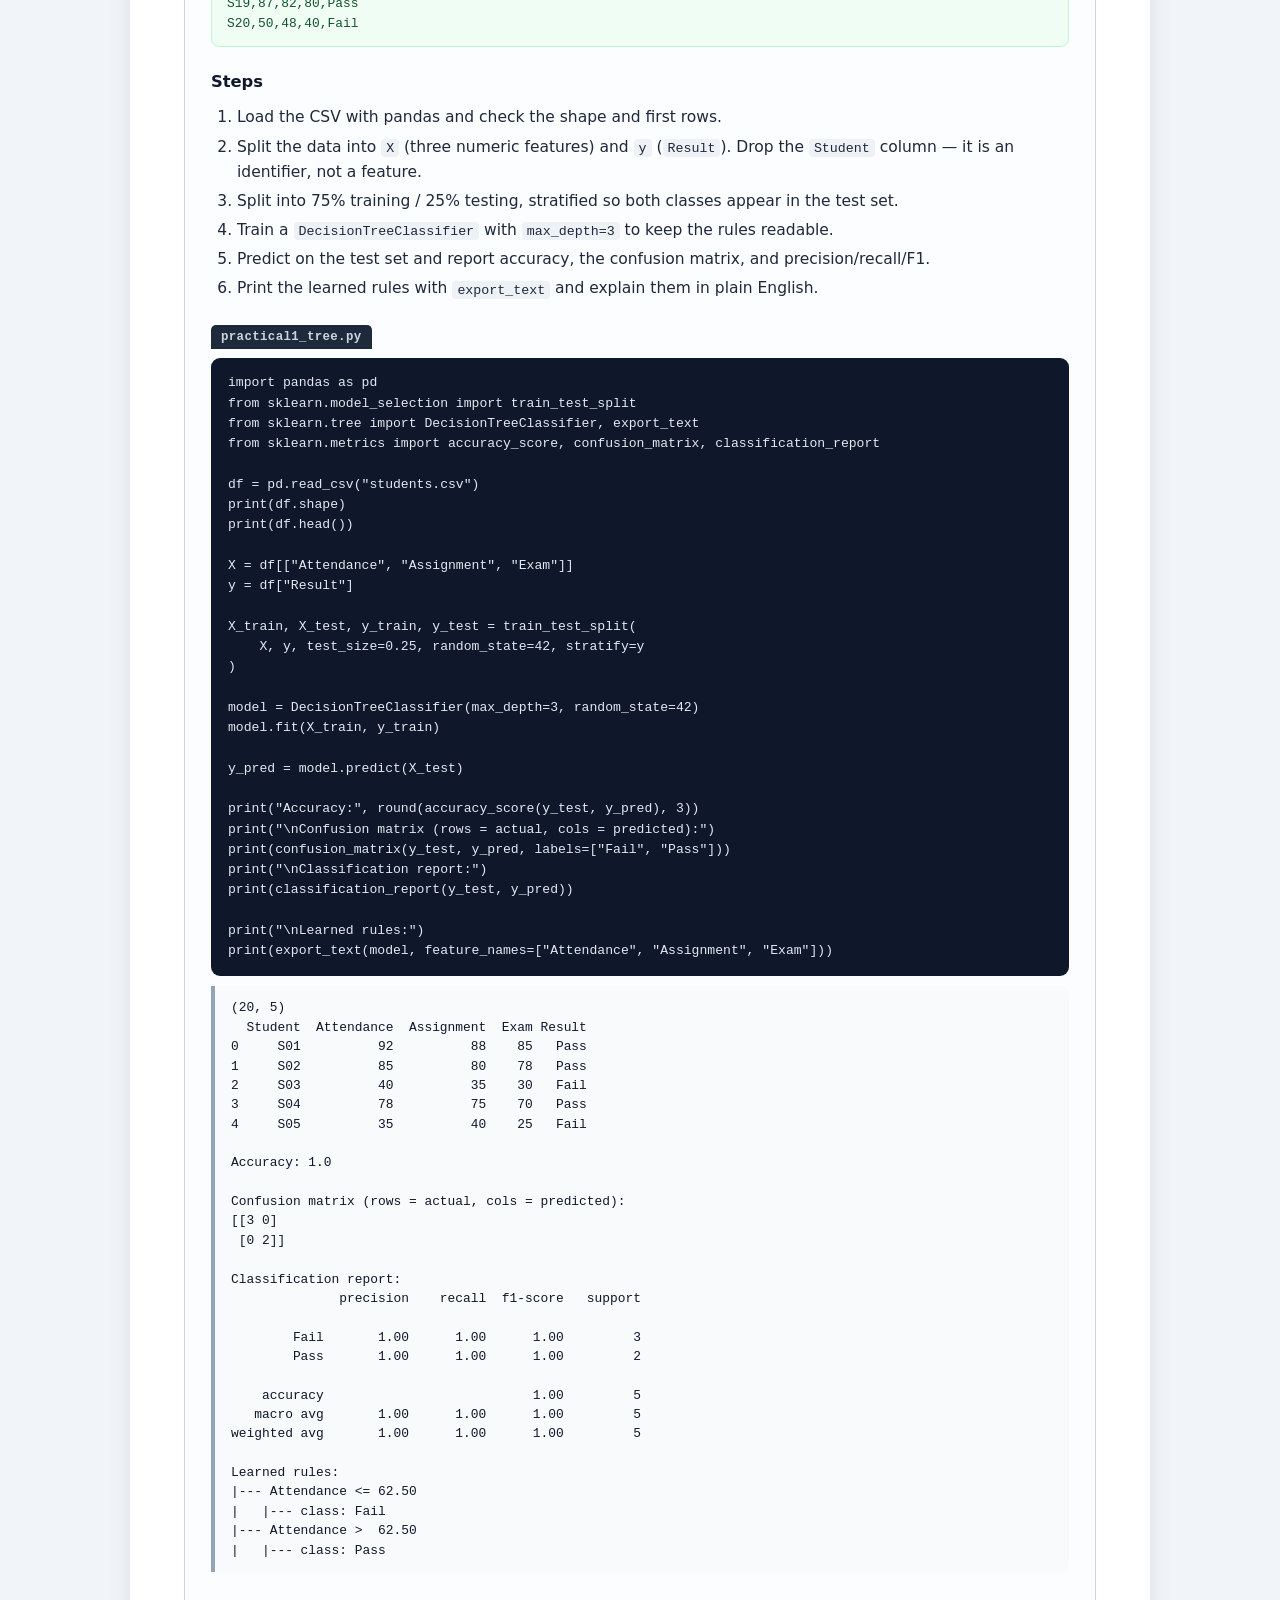
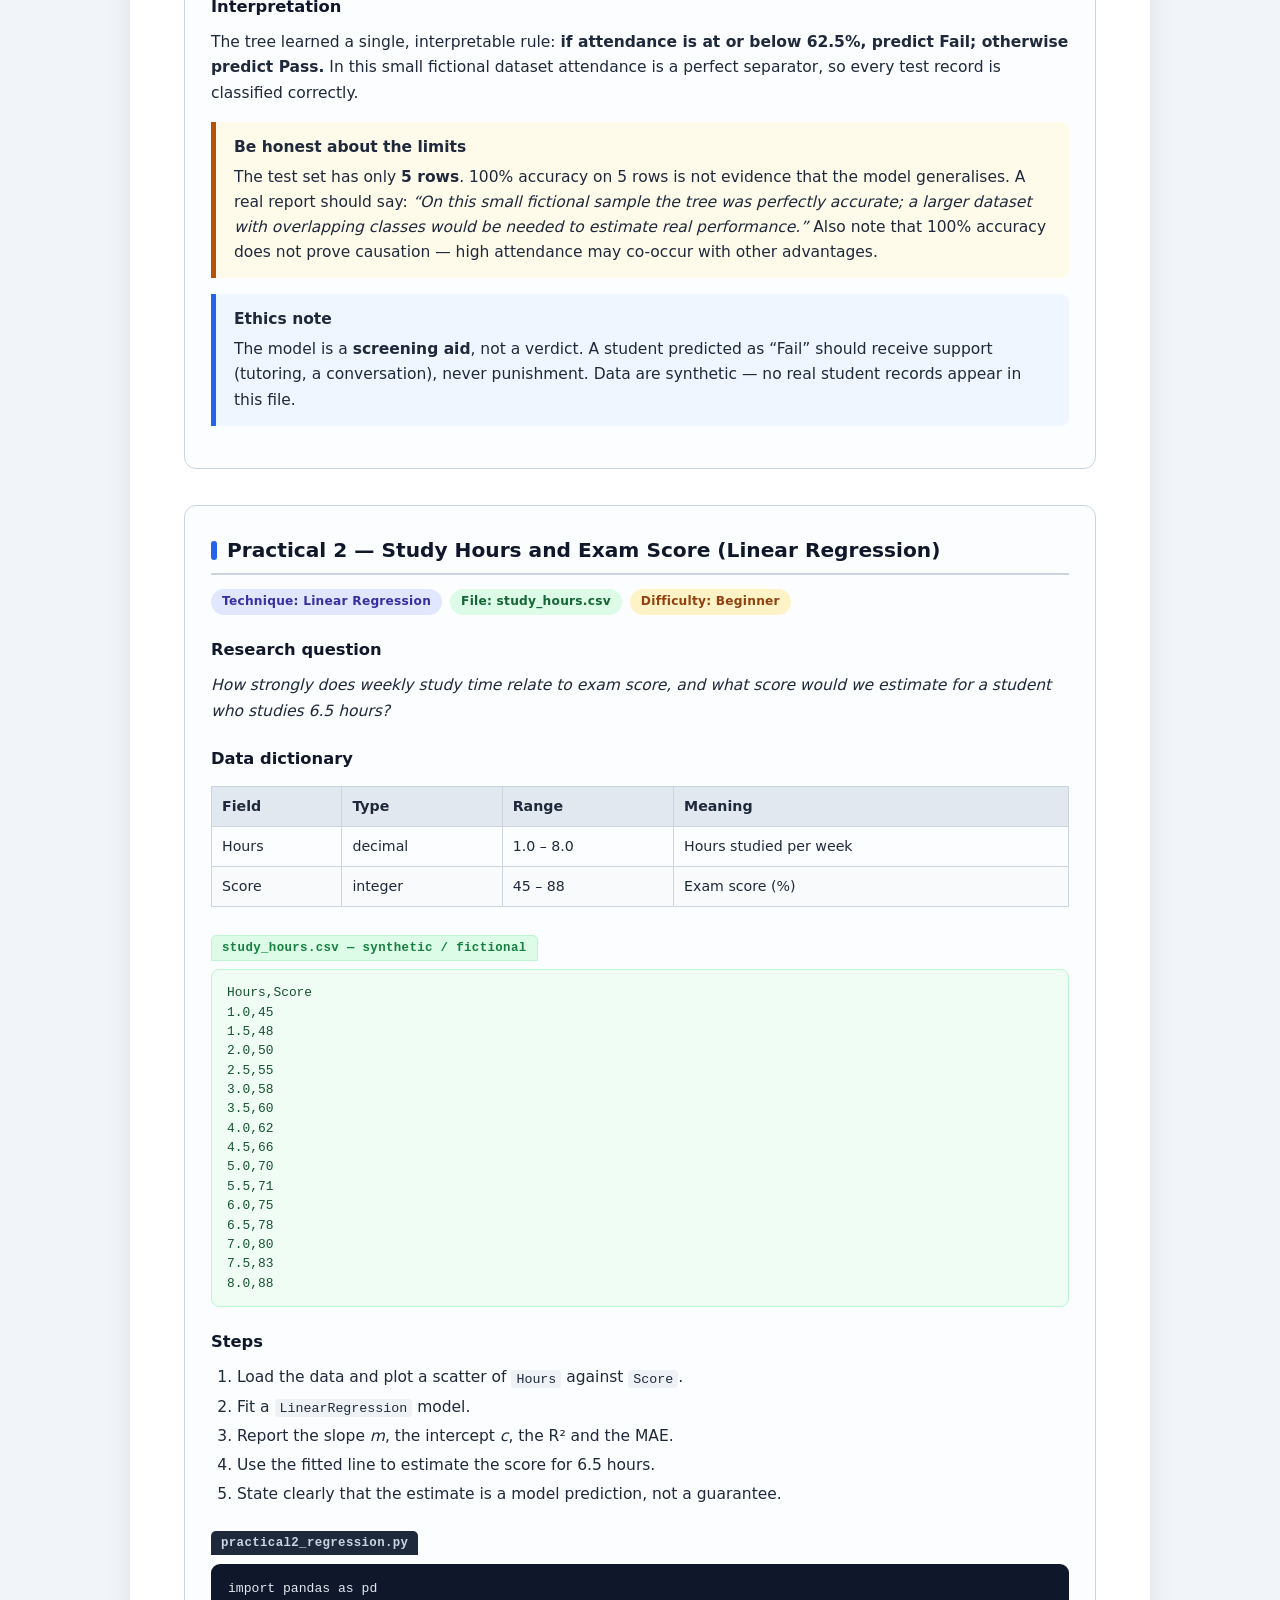
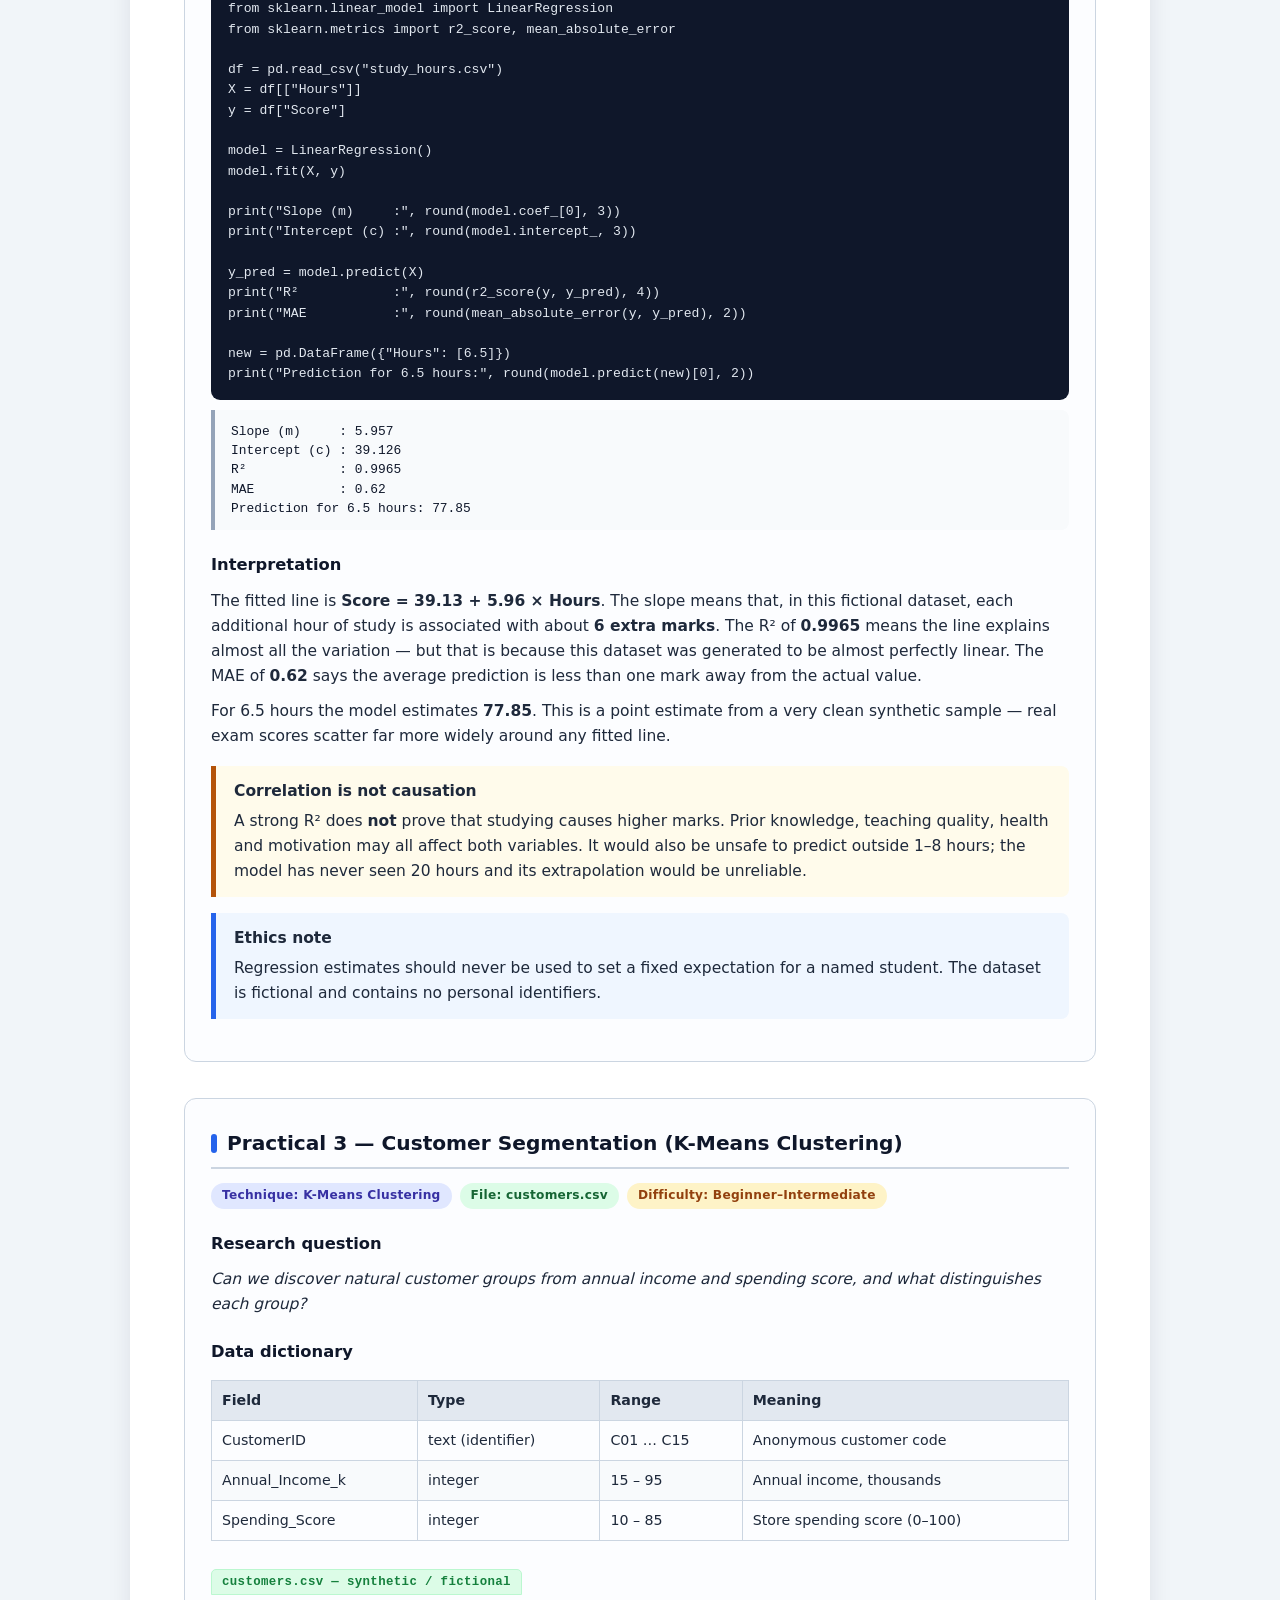
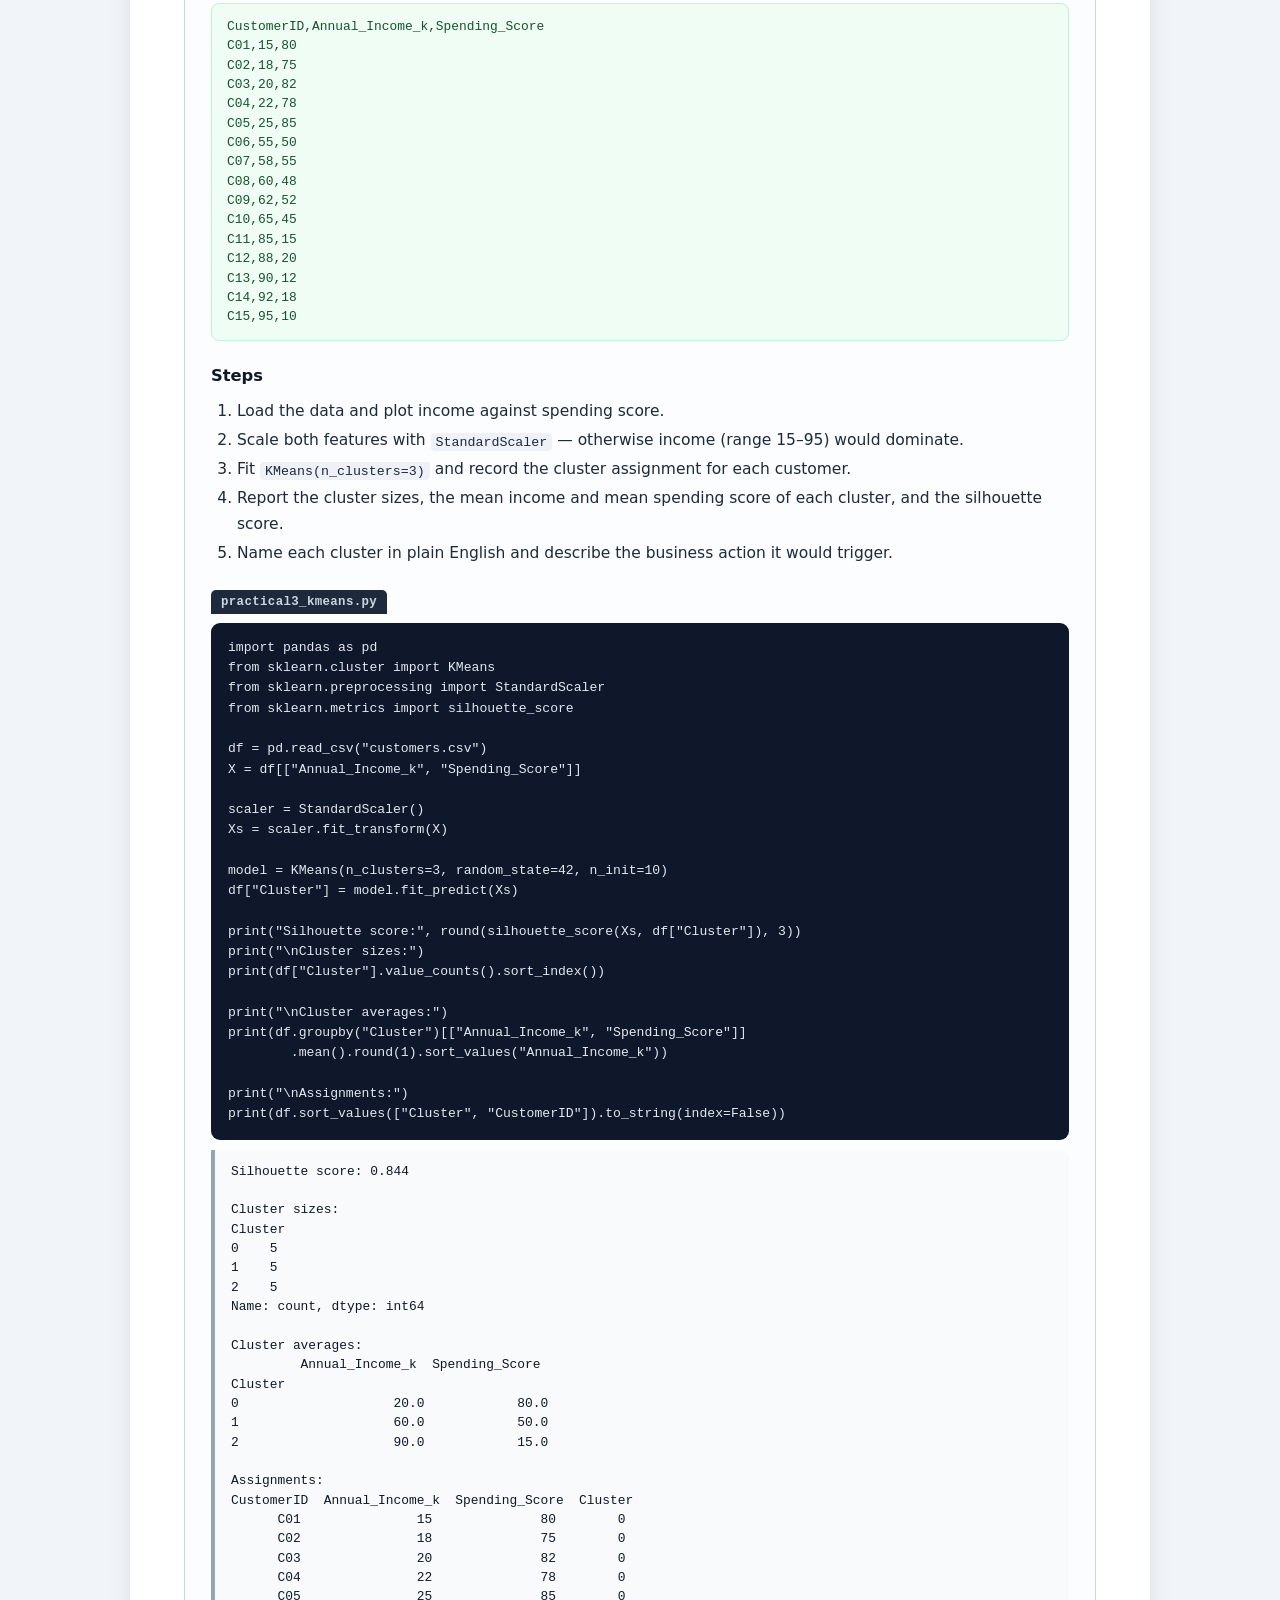
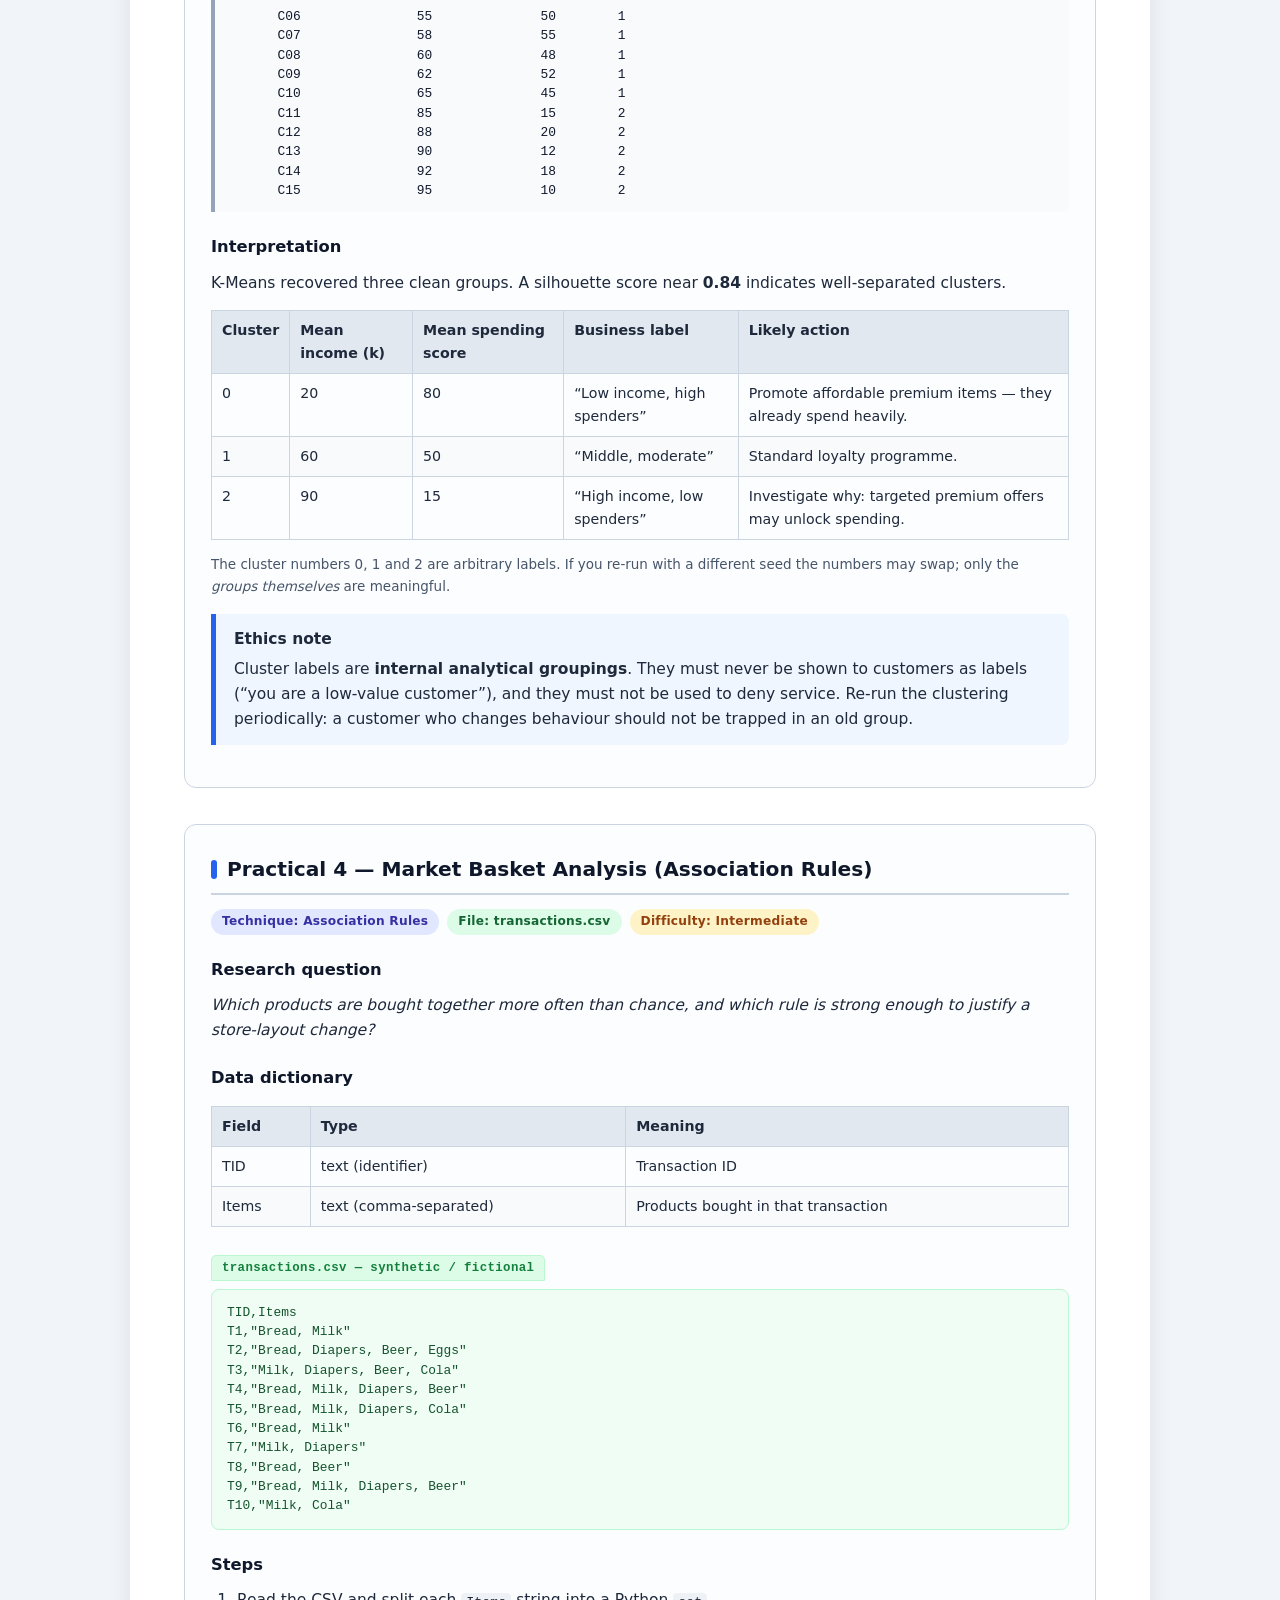
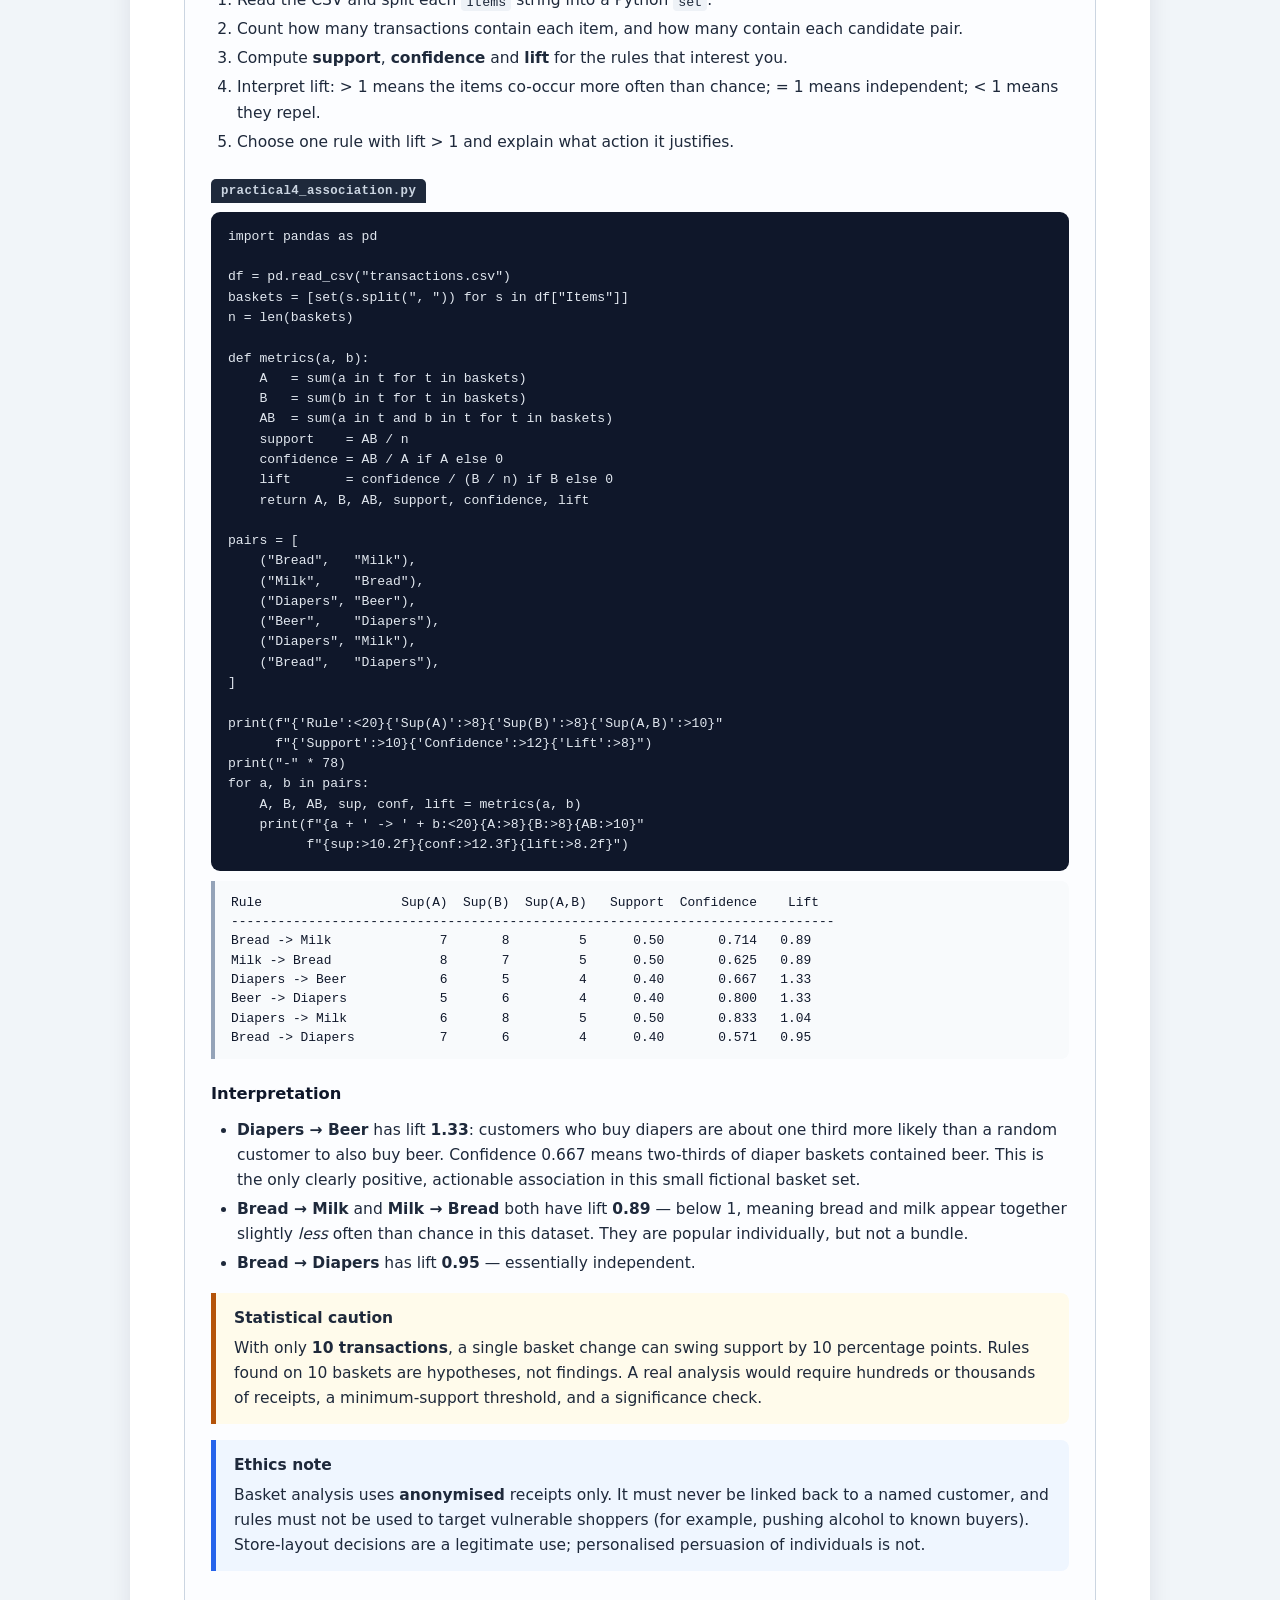
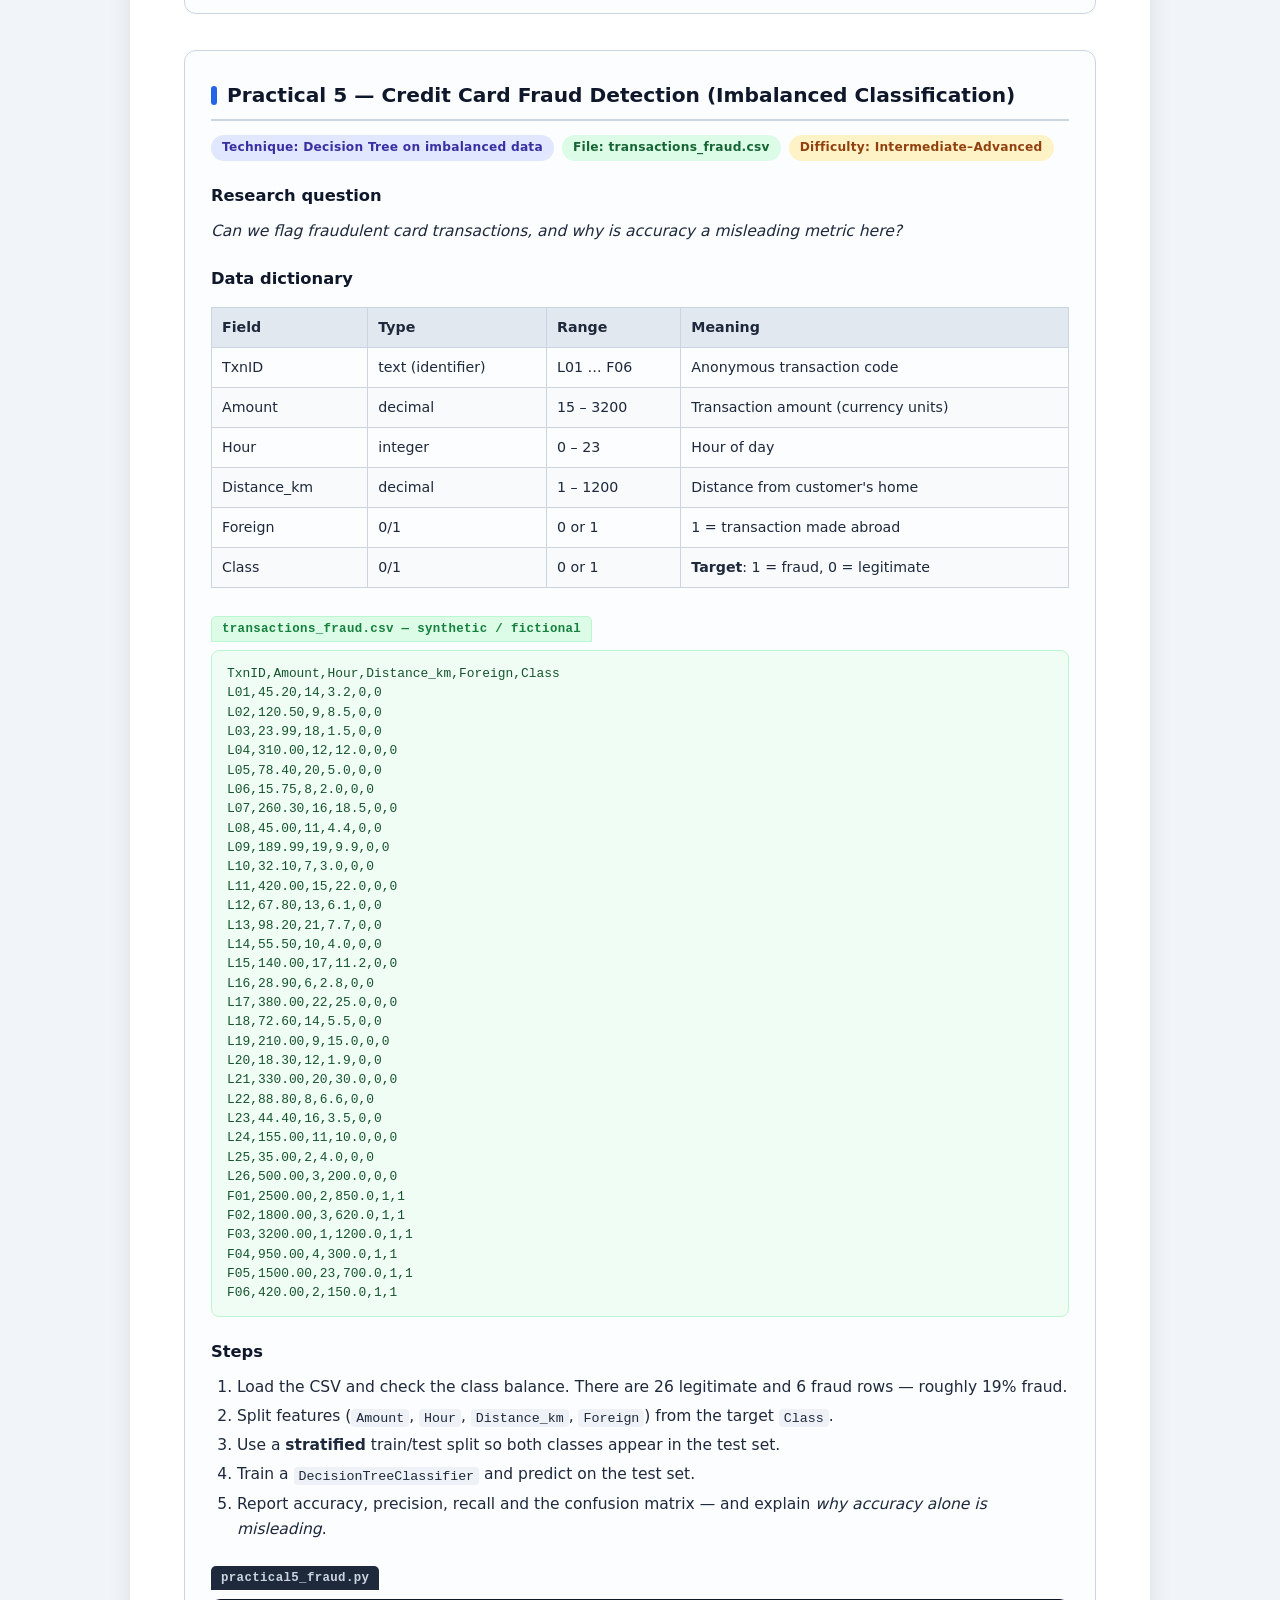
<file: pra.html>
<!DOCTYPE html>
<html lang="en">
<head>
<meta charset="UTF-8">
<meta name="viewport" content="width=device-width, initial-scale=1.0">
<title>TECH 307 – Mini-Project Handbook: 12 Worked Practicals</title>
<style>
  :root{
    --ink:#1e293b; --muted:#475569; --line:#cbd5e1;
    --blue:#2563eb; --blue-l:#eff6ff;
    --green:#15803d; --green-l:#f0fdf4;
    --amber:#b45309; --amber-l:#fffbeb;
    --red:#b91c1c; --red-l:#fef2f2;
    --purple:#6d28d9; --purple-l:#f5f3ff;
  }
  *{box-sizing:border-box;}
  body{
    margin:0; background:#f1f5f9; color:var(--ink);
    font-family:"Segoe UI",system-ui,-apple-system,Roboto,Arial,sans-serif;
    font-size:15.5px; line-height:1.62;
  }
  .sheet{
    max-width:1020px; margin:0 auto; background:#fff;
    padding:44px 54px 80px; box-shadow:0 0 24px rgba(15,23,42,.09);
  }
  header.doc-head{ border-bottom:4px solid var(--blue); padding-bottom:20px; margin-bottom:30px; }
  header.doc-head .code{
    display:inline-block; background:var(--blue); color:#fff; font-weight:700;
    letter-spacing:.06em; padding:5px 13px; border-radius:6px; font-size:13px;
  }
  header.doc-head h1{ font-size:1.95rem; margin:14px 0 4px; line-height:1.2; }
  header.doc-head .sub{ color:var(--muted); margin:0; }

  h2{
    font-size:1.26rem; margin:48px 0 14px; padding-bottom:7px;
    border-bottom:2px solid var(--line); color:#0f172a;
  }
  h2::before{
    content:""; display:inline-block; width:6px; height:19px;
    background:var(--blue); border-radius:3px; margin-right:10px; vertical-align:-3px;
  }
  h3{ font-size:1.02rem; margin:22px 0 8px; color:#0f172a; }
  h4{ font-size:.96rem; margin:16px 0 6px; color:#0f172a; }
  p{ margin:10px 0; }
  ul,ol{ margin:10px 0 10px 4px; padding-left:22px; }
  li{ margin:4px 0; }

  table{ width:100%; border-collapse:collapse; margin:14px 0; font-size:14.2px; }
  th,td{ border:1px solid var(--line); padding:8px 10px; text-align:left; vertical-align:top; }
  th{ background:#e2e8f0; font-weight:700; }
  tbody tr:nth-child(even){ background:#f8fafc; }

  code{
    background:#eef2f7; padding:1.5px 5px; border-radius:4px;
    font-family:ui-monospace,Consolas,"Courier New",monospace; font-size:13.3px;
  }

  /* Data file block */
  pre.csv{
    background:var(--green-l); color:#14532d; border:1px solid #bbf7d0;
    padding:13px 15px; border-radius:8px; overflow-x:auto;
    font-family:ui-monospace,Consolas,"Courier New",monospace;
    font-size:12.9px; line-height:1.5; margin:10px 0;
  }
  /* Python code block */
  pre.code{
    background:#0f172a; color:#e2e8f0; padding:15px 17px; border-radius:9px;
    overflow-x:auto; font-family:ui-monospace,Consolas,"Courier New",monospace;
    font-size:13.1px; line-height:1.55; margin:10px 0;
  }
  /* Output block */
  pre.output{
    background:#f8fafc; color:#0f172a; border-left:4px solid #94a3b8;
    padding:12px 16px; border-radius:0 8px 8px 0; overflow-x:auto;
    font-family:ui-monospace,Consolas,"Courier New",monospace;
    font-size:12.9px; line-height:1.5; margin:10px 0;
  }
  .filelabel{
    display:inline-block; font-size:12.4px; font-weight:700; letter-spacing:.03em;
    color:var(--green); background:#dcfce7; border:1px solid #bbf7d0;
    padding:2px 10px; border-radius:5px 5px 0 0; margin:14px 0 -10px;
    font-family:ui-monospace,Consolas,monospace;
  }
  .codelabel{
    display:inline-block; font-size:12.4px; font-weight:700; letter-spacing:.03em;
    color:#cbd5e1; background:#1e293b; padding:2px 10px; border-radius:5px 5px 0 0;
    margin:14px 0 -10px; font-family:ui-monospace,Consolas,monospace;
  }

  .box{
    border-left:5px solid var(--blue); background:var(--blue-l);
    padding:13px 18px; border-radius:0 8px 8px 0; margin:16px 0;
  }
  .box.amber{ border-left-color:var(--amber); background:var(--amber-l); }
  .box.green{ border-left-color:var(--green); background:var(--green-l); }
  .box.red{ border-left-color:var(--red); background:var(--red-l); }
  .box.purple{ border-left-color:var(--purple); background:var(--purple-l); }
  .box > .ttl{ font-weight:700; display:block; margin-bottom:5px; }

  .practical{
    border:1px solid var(--line); border-radius:12px;
    padding:6px 26px 26px; margin:36px 0; background:#fcfdff;
  }
  .practical > h2{ margin-top:22px; }
  .meta{
    display:flex; flex-wrap:wrap; gap:8px; margin:6px 0 4px;
  }
  .chip{
    font-size:12.2px; font-weight:700; padding:3px 11px; border-radius:20px;
    background:#e0e7ff; color:#3730a3; letter-spacing:.02em;
  }
  .chip.t2{ background:#dcfce7; color:#166534; }
  .chip.t3{ background:#fef3c7; color:#92400e; }

  .toc{
    background:#f8fafc; border:1px solid var(--line); border-radius:10px;
    padding:16px 24px; margin:26px 0;
  }
  .toc ol{ margin:6px 0; columns:2; column-gap:34px; font-size:14.2px; }
  .toc a{ color:var(--blue); text-decoration:none; }
  .toc a:hover{ text-decoration:underline; }

  .small{ font-size:13.5px; color:var(--muted); }
  footer.doc-foot{
    margin-top:60px; padding-top:18px; border-top:1px solid var(--line);
    font-size:13px; color:var(--muted); text-align:center;
  }

  @media (max-width:780px){
    .sheet{ padding:26px 18px 50px; }
    .toc ol{ columns:1; }
    header.doc-head h1{ font-size:1.5rem; }
    .practical{ padding:4px 14px 18px; }
    table{ display:block; overflow-x:auto; }
    pre.csv, pre.code, pre.output{ font-size:11.9px; }
  }
  @media print{
    body{ background:#fff; font-size:11.3pt; }
    .sheet{ box-shadow:none; padding:0; max-width:none; }
    pre.code{ background:#f4f6f8; color:#000; border:1px solid #ccc; }
    pre.csv, pre.output{ border:1px solid #ccc; }
    .practical{ page-break-inside:auto; }
    h2, h3{ page-break-after:avoid; }
    pre, table, .box{ page-break-inside:avoid; }
  }
</style>
</head>
<body>
<div class="sheet">

<header class="doc-head">
  <span class="code">TECH 307</span>
  <h1>Mini-Project Handbook</h1>
  <p class="sub">Full brief, checklist, rubric, report template and <strong>12 fully worked practicals</strong> with CSV data, code and output</p>


</header>

<!-- ================= TOC ================= -->
<div class="toc">
  <strong>Contents</strong>
  <ol>
    <li><a href="#part-a">Part A — Project Brief &amp; Checklist</a></li>
    <li><a href="#part-b">Part B — Marking Rubric (100 marks)</a></li>
    <li><a href="#part-c">Part C — Report Template &amp; Presentation Guide</a></li>
    <li><a href="#p1">Practical 1 — Student Pass/Fail (Decision Tree)</a></li>
    <li><a href="#p2">Practical 2 — Study Hours → Score (Linear Regression)</a></li>
    <li><a href="#p3">Practical 3 — Customer Segmentation (K-Means)</a></li>
    <li><a href="#p4">Practical 4 — Market Basket (Association Rules)</a></li>
    <li><a href="#p5">Practical 5 — Credit Card Fraud (Imbalanced)</a></li>
    <li><a href="#p6">Practical 6 — Crop Yield (Multivariate Regression)</a></li>
    <li><a href="#p7">Practical 7 — Telecom Churn (KNN + Scaling)</a></li>
    <li><a href="#p8">Practical 8 — Sensor Anomaly Detection</a></li>
    <li><a href="#p9">Practical 9 — Data Quality Audit (Cleaning)</a></li>
    <li><a href="#p10">Practical 10 — Flower Species (Multi-class KNN)</a></li>
    <li><a href="#p11">Practical 11 — Placement: DT vs KNN</a></li>
    <li><a href="#p12">Practical 12 — Course Enrolment (Capstone)</a></li>
    <li><a href="#part-d">Part D — Submission Checklist &amp; Pitfalls</a></li>
  </ol>
</div>

<!-- ============================================================ -->
<!-- PART A                                                       -->
<!-- ============================================================ -->
<h2 id="part-a">Part A — Project Brief &amp; Required Checklist</h2>

<p>
  You will perform the <strong>entire KDD process</strong> on a dataset of your choice
  (for example fictional student data, supermarket transactions, or sensor readings).
  Synthetic data must be labelled as <strong>fictional</strong>. Do not submit identifiable
  personal records.
</p>

<h3>A.1 The seven required elements</h3>
<table>
  <thead>
    <tr><th style="width:6%">#</th><th style="width:24%">Required element</th><th style="width:70%">What you must produce</th></tr>
  </thead>
  <tbody>
    <tr>
      <td>1</td><td><strong>Problem statement</strong></td>
      <td>One clear research question. Example: <em>“Can we predict student failure based on attendance and assignment marks?”</em> State it as a single sentence, then justify why the question matters.</td>
    </tr>
    <tr>
      <td>2</td><td><strong>Dataset description</strong></td>
      <td>Source, number of records, number of fields, data type of each field. State clearly that the data are synthetic if you generated them. Do not submit names, student IDs, phone numbers or any other identifiable information.</td>
    </tr>
    <tr>
      <td>3</td><td><strong>Data cleaning</strong></td>
      <td>Document missing values, duplicates, invalid entries, inconsistent categories, and how you fixed each one. Include counts before and after cleaning, and give a reason for every decision.</td>
    </tr>
    <tr>
      <td>4</td><td><strong>EDA</strong></td>
      <td>Summary statistics (mean, median, standard deviation, min, max) and <strong>at least two useful charts</strong> (bar chart, histogram, scatter plot, box plot, etc.). Each chart must have a title, labelled axes, and one sentence of interpretation.</td>
    </tr>
    <tr>
      <td>5</td><td><strong>Data mining technique</strong></td>
      <td>Apply <strong>one</strong> algorithm — Classification, Clustering, Regression, or Association. Explain <em>why</em> you chose it over the alternatives, given your research question.</td>
    </tr>
    <tr>
      <td>6</td><td><strong>Evaluation</strong></td>
      <td>Report the appropriate results: Accuracy / Confusion Matrix / Precision / Recall / F1 for classification; R² / MAE for regression; cluster averages and silhouette for clustering; Support / Confidence / Lift for association rules.</td>
    </tr>
    <tr>
      <td>7</td><td><strong>Ethics</strong></td>
      <td>Discuss limitations, privacy, bias and potential safeguards. No model should be presented as the sole basis for a high-stakes decision.</td>
    </tr>
  </tbody>
</table>

<h3>A.2 Deliverables</h3>
<table>
  <thead><tr><th style="width:34%">Deliverable</th><th style="width:66%">Details</th></tr></thead>
  <tbody>
    <tr><td><strong>Short report</strong></td><td>PDF or Word, 6–10 pages, following the template in Part C.</td></tr>
    <tr><td><strong>Cleaned CSV file</strong></td><td>The dataset after all cleaning steps — the exact file your code reads.</td></tr>
    <tr><td><strong>Python source code</strong></td><td>One <code>.py</code> file, or a <code>.ipynb</code> notebook, or a WEKA workflow. Code must run end-to-end without manual editing.</td></tr>
    <tr><td><strong>Charts</strong></td><td>Saved as PNG or embedded in the report. At least two must be interpretable without reading the report.</td></tr>
    <tr><td><strong>Presentation</strong></td><td>5–10 minutes. Slides or live demo. All group members must speak.</td></tr>
  </tbody>
</table>

<div class="box red">
  <span class="ttl">Non-negotiable rules</span>
  <ul style="margin:0">
    <li>No identifiable personal data — anywhere.</li>
    <li>Synthetic data must be labelled fictional in the report.</li>
    <li>Every cleaning decision must be documented.</li>
    <li>Every reported number must be reproducible from your code and CSV.</li>
    <li>Code you did not write must be credited (tutorial, peer, AI assistant).</li>
  </ul>
</div>

<!-- ============================================================ -->
<!-- PART B                                                       -->
<!-- ============================================================ -->
<h2 id="part-b">Part B — Marking Rubric (100 marks)</h2>

<table>
  <thead>
    <tr><th style="width:40%">Criterion</th><th style="width:10%">Marks</th><th style="width:50%">What earns full marks</th></tr>
  </thead>
  <tbody>
    <tr>
      <td>Problem statement and objectives</td><td>10</td>
      <td>One clear, answerable research question; a short justification of why it matters; the objective matches the technique chosen.</td>
    </tr>
    <tr>
      <td>Dataset source, description and suitability</td><td>10</td>
      <td>Full data dictionary; record count; types; clearly labelled synthetic data; a sentence explaining why this dataset can answer the question.</td>
    </tr>
    <tr>
      <td>Data quality checks and cleaning</td><td>15</td>
      <td>Every missing value, duplicate and invalid entry identified with counts; a documented reason for each fix; before/after comparison.</td>
    </tr>
    <tr>
      <td>Correct choice and application of technique</td><td>20</td>
      <td>Technique fits the question; correct use of train/test split, scaling or encoding where needed; code runs end-to-end.</td>
    </tr>
    <tr>
      <td>Interpretation, visualisations and evaluation</td><td>15</td>
      <td>Metrics reported and interpreted in context; at least two labelled charts; the meaning of each number explained, not just copied from output.</td>
    </tr>
    <tr>
      <td>Limitations, privacy and ethics</td><td>10</td>
      <td>Specific, honest limitations; a discussion of bias, privacy and human oversight; a realistic safeguard proposed.</td>
    </tr>
    <tr>
      <td>Report quality and presentation</td><td>20</td>
      <td>Clear structure, correct grammar, professional charts, consistent formatting, all members contribute to a rehearsed 5–10 minute talk.</td>
    </tr>
    <tr>
      <td colspan="3" style="background:#f8fafc"><strong>Total: 100 marks</strong> — scaled to 30% of the course.</td>
    </tr>
  </tbody>
</table>

<div class="box amber">
  <span class="ttl">Automatic deductions</span>
  <ul style="margin:0">
    <li><strong>−10 marks</strong> for identifiable personal data in any deliverable.</li>
    <li><strong>−5 marks</strong> for each chart without a title or labelled axes.</li>
    <li><strong>−5 marks</strong> for code that does not run without manual editing.</li>
    <li><strong>−10 marks</strong> for a claim that cannot be reproduced from the submitted files.</li>
    <li><strong>−20 marks</strong> for plagiarism (including uncited AI-generated code).</li>
  </ul>
</div>

<!-- ============================================================ -->
<!-- PART C                                                       -->
<!-- ============================================================ -->
<h2 id="part-c">Part C — Report Template &amp; Presentation Guide</h2>

<h3>C.1 Report structure (6–10 pages)</h3>
<ol>
  <li><strong>Title page</strong> — project title, student name(s), student ID(s), course code, date.</li>
  <li><strong>Abstract</strong> (150 words) — problem, dataset, technique, headline result, one-line conclusion.</li>
  <li><strong>1. Problem statement</strong> — the research question and why it matters.</li>
  <li><strong>2. Dataset</strong> — source, record count, data dictionary (field name, type, range / categories, meaning).</li>
  <li><strong>3. Data cleaning</strong> — a table of issues found, count, action taken, and reason.</li>
  <li><strong>4. Exploratory data analysis</strong> — summary statistics table, two labelled charts, interpretation of each.</li>
  <li><strong>5. Data mining technique</strong> — what you chose, why, and how it was configured (e.g., <code>max_depth=3</code>, <code>n_clusters=3</code>).</li>
  <li><strong>6. Evaluation</strong> — metrics, confusion matrix or equivalent, and <em>interpretation</em> in plain language.</li>
  <li><strong>7. Discussion</strong> — what the results mean, how they would inform a decision.</li>
  <li><strong>8. Limitations, ethics and privacy</strong> — specific limitations, bias, safeguards.</li>
  <li><strong>9. Conclusion</strong> — one paragraph answering the research question directly.</li>
  <li><strong>References</strong> — textbook, data source, any code or tutorial used.</li>
  <li><strong>Appendix</strong> — the full Python code (or a link), and the cleaned CSV.</li>
</ol>

<h3>C.2 Presentation guide (5–10 minutes)</h3>
<table>
  <thead><tr><th style="width:18%">Minutes</th><th style="width:82%">Content</th></tr></thead>
  <tbody>
    <tr><td>0:00 – 1:00</td><td>The question: what are you trying to find out, and why does it matter?</td></tr>
    <tr><td>1:00 – 2:30</td><td>The data: source, size, fields, synthetic/fictional label.</td></tr>
    <tr><td>2:30 – 4:00</td><td>Cleaning and EDA — show <em>two charts</em> and say what they revealed.</td></tr>
    <tr><td>4:00 – 6:30</td><td>The technique and the result. Show one metric, one chart or confusion matrix, and explain it in one sentence.</td></tr>
    <tr><td>6:30 – 8:00</td><td>Interpretation and limitations — what would you tell a decision-maker?</td></tr>
    <tr><td>8:00 – 9:00</td><td>Ethics — one privacy safeguard, one bias check.</td></tr>
    <tr><td>9:00 – 10:00</td><td>Questions.</td></tr>
  </tbody>
</table>

<!-- ============================================================ -->
<!-- PRACTICAL 1                                                  -->
<!-- ============================================================ -->
<div class="practical" id="p1">
<h2>Practical 1 — Student Pass/Fail Prediction (Classification)</h2>
<div class="meta">
  <span class="chip">Technique: Decision Tree</span>
  <span class="chip t2">File: students.csv</span>
  <span class="chip t3">Difficulty: Beginner</span>
</div>

<h3>Research question</h3>
<p><em>Can we predict whether a student will Pass or Fail from Attendance, Assignment and Exam marks?</em></p>

<h3>Data dictionary</h3>
<table>
  <thead><tr><th>Field</th><th>Type</th><th>Range / Categories</th><th>Meaning</th></tr></thead>
  <tbody>
    <tr><td>Student</td><td>text (identifier)</td><td>S01 … S20</td><td>Anonymous student code — <strong>not</strong> used as a feature</td></tr>
    <tr><td>Attendance</td><td>integer</td><td>0 – 100</td><td>Attendance percentage</td></tr>
    <tr><td>Assignment</td><td>integer</td><td>0 – 100</td><td>Assignment mark</td></tr>
    <tr><td>Exam</td><td>integer</td><td>0 – 100</td><td>Final exam mark</td></tr>
    <tr><td>Result</td><td>categorical</td><td>Pass / Fail</td><td>Target label</td></tr>
  </tbody>
</table>

<span class="filelabel">students.csv — synthetic / fictional</span>
<pre class="csv">Student,Attendance,Assignment,Exam,Result
S01,92,88,85,Pass
S02,85,80,78,Pass
S03,40,35,30,Fail
S04,78,75,70,Pass
S05,35,40,25,Fail
S06,88,92,90,Pass
S07,60,55,48,Fail
S08,95,85,88,Pass
S09,45,50,42,Fail
S10,72,68,65,Pass
S11,30,25,20,Fail
S12,82,78,75,Pass
S13,68,72,60,Pass
S14,55,45,38,Fail
S15,90,95,92,Pass
S16,38,30,28,Fail
S17,75,65,62,Pass
S18,65,60,55,Fail
S19,87,82,80,Pass
S20,50,48,40,Fail</pre>

<h3>Steps</h3>
<ol>
  <li>Load the CSV with pandas and check the shape and first rows.</li>
  <li>Split the data into <code>X</code> (three numeric features) and <code>y</code> (<code>Result</code>). Drop the <code>Student</code> column — it is an identifier, not a feature.</li>
  <li>Split into 75% training / 25% testing, stratified so both classes appear in the test set.</li>
  <li>Train a <code>DecisionTreeClassifier</code> with <code>max_depth=3</code> to keep the rules readable.</li>
  <li>Predict on the test set and report accuracy, the confusion matrix, and precision/recall/F1.</li>
  <li>Print the learned rules with <code>export_text</code> and explain them in plain English.</li>
</ol>

<span class="codelabel">practical1_tree.py</span>
<pre class="code">import pandas as pd
from sklearn.model_selection import train_test_split
from sklearn.tree import DecisionTreeClassifier, export_text
from sklearn.metrics import accuracy_score, confusion_matrix, classification_report

df = pd.read_csv("students.csv")
print(df.shape)
print(df.head())

X = df[["Attendance", "Assignment", "Exam"]]
y = df["Result"]

X_train, X_test, y_train, y_test = train_test_split(
    X, y, test_size=0.25, random_state=42, stratify=y
)

model = DecisionTreeClassifier(max_depth=3, random_state=42)
model.fit(X_train, y_train)

y_pred = model.predict(X_test)

print("Accuracy:", round(accuracy_score(y_test, y_pred), 3))
print("\nConfusion matrix (rows = actual, cols = predicted):")
print(confusion_matrix(y_test, y_pred, labels=["Fail", "Pass"]))
print("\nClassification report:")
print(classification_report(y_test, y_pred))

print("\nLearned rules:")
print(export_text(model, feature_names=["Attendance", "Assignment", "Exam"]))</pre>

<pre class="output">(20, 5)
  Student  Attendance  Assignment  Exam Result
0     S01          92          88    85   Pass
1     S02          85          80    78   Pass
2     S03          40          35    30   Fail
3     S04          78          75    70   Pass
4     S05          35          40    25   Fail

Accuracy: 1.0

Confusion matrix (rows = actual, cols = predicted):
[[3 0]
 [0 2]]

Classification report:
              precision    recall  f1-score   support

        Fail       1.00      1.00      1.00         3
        Pass       1.00      1.00      1.00         2

    accuracy                           1.00         5
   macro avg       1.00      1.00      1.00         5
weighted avg       1.00      1.00      1.00         5

Learned rules:
|--- Attendance &lt;= 62.50
|   |--- class: Fail
|--- Attendance &gt;  62.50
|   |--- class: Pass</pre>

<h3>Interpretation</h3>
<p>
  The tree learned a single, interpretable rule: <strong>if attendance is at or below 62.5%, predict Fail;
  otherwise predict Pass.</strong> In this small fictional dataset attendance is a perfect separator,
  so every test record is classified correctly.
</p>
<div class="box amber">
  <span class="ttl">Be honest about the limits</span>
  <p style="margin:0">
    The test set has only <strong>5 rows</strong>. 100% accuracy on 5 rows is not evidence that the
    model generalises. A real report should say: <em>“On this small fictional sample the tree was
    perfectly accurate; a larger dataset with overlapping classes would be needed to estimate real
    performance.”</em> Also note that 100% accuracy does not prove causation — high attendance may
    co-occur with other advantages.
  </p>
</div>

<div class="box">
  <span class="ttl">Ethics note</span>
  <p style="margin:0">
    The model is a <strong>screening aid</strong>, not a verdict. A student predicted as “Fail” should
    receive support (tutoring, a conversation), never punishment. Data are synthetic — no real
    student records appear in this file.
  </p>
</div>
</div>

<!-- ============================================================ -->
<!-- PRACTICAL 2                                                  -->
<!-- ============================================================ -->
<div class="practical" id="p2">
<h2>Practical 2 — Study Hours and Exam Score (Linear Regression)</h2>
<div class="meta">
  <span class="chip">Technique: Linear Regression</span>
  <span class="chip t2">File: study_hours.csv</span>
  <span class="chip t3">Difficulty: Beginner</span>
</div>

<h3>Research question</h3>
<p><em>How strongly does weekly study time relate to exam score, and what score would we estimate for a student who studies 6.5 hours?</em></p>

<h3>Data dictionary</h3>
<table>
  <thead><tr><th>Field</th><th>Type</th><th>Range</th><th>Meaning</th></tr></thead>
  <tbody>
    <tr><td>Hours</td><td>decimal</td><td>1.0 – 8.0</td><td>Hours studied per week</td></tr>
    <tr><td>Score</td><td>integer</td><td>45 – 88</td><td>Exam score (%)</td></tr>
  </tbody>
</table>

<span class="filelabel">study_hours.csv — synthetic / fictional</span>
<pre class="csv">Hours,Score
1.0,45
1.5,48
2.0,50
2.5,55
3.0,58
3.5,60
4.0,62
4.5,66
5.0,70
5.5,71
6.0,75
6.5,78
7.0,80
7.5,83
8.0,88</pre>

<h3>Steps</h3>
<ol>
  <li>Load the data and plot a scatter of <code>Hours</code> against <code>Score</code>.</li>
  <li>Fit a <code>LinearRegression</code> model.</li>
  <li>Report the slope <em>m</em>, the intercept <em>c</em>, the R² and the MAE.</li>
  <li>Use the fitted line to estimate the score for 6.5 hours.</li>
  <li>State clearly that the estimate is a model prediction, not a guarantee.</li>
</ol>

<span class="codelabel">practical2_regression.py</span>
<pre class="code">import pandas as pd
from sklearn.linear_model import LinearRegression
from sklearn.metrics import r2_score, mean_absolute_error

df = pd.read_csv("study_hours.csv")
X = df[["Hours"]]
y = df["Score"]

model = LinearRegression()
model.fit(X, y)

print("Slope (m)     :", round(model.coef_[0], 3))
print("Intercept (c) :", round(model.intercept_, 3))

y_pred = model.predict(X)
print("R²            :", round(r2_score(y, y_pred), 4))
print("MAE           :", round(mean_absolute_error(y, y_pred), 2))

new = pd.DataFrame({"Hours": [6.5]})
print("Prediction for 6.5 hours:", round(model.predict(new)[0], 2))</pre>

<pre class="output">Slope (m)     : 5.957
Intercept (c) : 39.126
R²            : 0.9965
MAE           : 0.62
Prediction for 6.5 hours: 77.85</pre>

<h3>Interpretation</h3>
<p>
  The fitted line is <strong>Score = 39.13 + 5.96 × Hours</strong>.
  The slope means that, in this fictional dataset, each additional hour of study is associated
  with about <strong>6 extra marks</strong>. The R² of <strong>0.9965</strong> means the line explains
  almost all the variation — but that is because this dataset was generated to be almost perfectly
  linear. The MAE of <strong>0.62</strong> says the average prediction is less than one mark away
  from the actual value.
</p>
<p>
  For 6.5 hours the model estimates <strong>77.85</strong>. This is a point estimate from a very
  clean synthetic sample — real exam scores scatter far more widely around any fitted line.
</p>

<div class="box amber">
  <span class="ttl">Correlation is not causation</span>
  <p style="margin:0">
    A strong R² does <strong>not</strong> prove that studying causes higher marks. Prior knowledge,
    teaching quality, health and motivation may all affect both variables. It would also be unsafe
    to predict outside 1–8 hours; the model has never seen 20 hours and its extrapolation would be
    unreliable.
  </p>
</div>

<div class="box">
  <span class="ttl">Ethics note</span>
  <p style="margin:0">
    Regression estimates should never be used to set a fixed expectation for a named student.
    The dataset is fictional and contains no personal identifiers.
  </p>
</div>
</div>

<!-- ============================================================ -->
<!-- PRACTICAL 3                                                  -->
<!-- ============================================================ -->
<div class="practical" id="p3">
<h2>Practical 3 — Customer Segmentation (K-Means Clustering)</h2>
<div class="meta">
  <span class="chip">Technique: K-Means Clustering</span>
  <span class="chip t2">File: customers.csv</span>
  <span class="chip t3">Difficulty: Beginner–Intermediate</span>
</div>

<h3>Research question</h3>
<p><em>Can we discover natural customer groups from annual income and spending score, and what distinguishes each group?</em></p>

<h3>Data dictionary</h3>
<table>
  <thead><tr><th>Field</th><th>Type</th><th>Range</th><th>Meaning</th></tr></thead>
  <tbody>
    <tr><td>CustomerID</td><td>text (identifier)</td><td>C01 … C15</td><td>Anonymous customer code</td></tr>
    <tr><td>Annual_Income_k</td><td>integer</td><td>15 – 95</td><td>Annual income, thousands</td></tr>
    <tr><td>Spending_Score</td><td>integer</td><td>10 – 85</td><td>Store spending score (0–100)</td></tr>
  </tbody>
</table>

<span class="filelabel">customers.csv — synthetic / fictional</span>
<pre class="csv">CustomerID,Annual_Income_k,Spending_Score
C01,15,80
C02,18,75
C03,20,82
C04,22,78
C05,25,85
C06,55,50
C07,58,55
C08,60,48
C09,62,52
C10,65,45
C11,85,15
C12,88,20
C13,90,12
C14,92,18
C15,95,10</pre>

<h3>Steps</h3>
<ol>
  <li>Load the data and plot income against spending score.</li>
  <li>Scale both features with <code>StandardScaler</code> — otherwise income (range 15–95) would dominate.</li>
  <li>Fit <code>KMeans(n_clusters=3)</code> and record the cluster assignment for each customer.</li>
  <li>Report the cluster sizes, the mean income and mean spending score of each cluster, and the silhouette score.</li>
  <li>Name each cluster in plain English and describe the business action it would trigger.</li>
</ol>

<span class="codelabel">practical3_kmeans.py</span>
<pre class="code">import pandas as pd
from sklearn.cluster import KMeans
from sklearn.preprocessing import StandardScaler
from sklearn.metrics import silhouette_score

df = pd.read_csv("customers.csv")
X = df[["Annual_Income_k", "Spending_Score"]]

scaler = StandardScaler()
Xs = scaler.fit_transform(X)

model = KMeans(n_clusters=3, random_state=42, n_init=10)
df["Cluster"] = model.fit_predict(Xs)

print("Silhouette score:", round(silhouette_score(Xs, df["Cluster"]), 3))
print("\nCluster sizes:")
print(df["Cluster"].value_counts().sort_index())

print("\nCluster averages:")
print(df.groupby("Cluster")[["Annual_Income_k", "Spending_Score"]]
        .mean().round(1).sort_values("Annual_Income_k"))

print("\nAssignments:")
print(df.sort_values(["Cluster", "CustomerID"]).to_string(index=False))</pre>

<pre class="output">Silhouette score: 0.844

Cluster sizes:
Cluster
0    5
1    5
2    5
Name: count, dtype: int64

Cluster averages:
         Annual_Income_k  Spending_Score
Cluster
0                    20.0            80.0
1                    60.0            50.0
2                    90.0            15.0

Assignments:
CustomerID  Annual_Income_k  Spending_Score  Cluster
      C01               15              80        0
      C02               18              75        0
      C03               20              82        0
      C04               22              78        0
      C05               25              85        0
      C06               55              50        1
      C07               58              55        1
      C08               60              48        1
      C09               62              52        1
      C10               65              45        1
      C11               85              15        2
      C12               88              20        2
      C13               90              12        2
      C14               92              18        2
      C15               95              10        2</pre>

<h3>Interpretation</h3>
<p>
  K-Means recovered three clean groups. A silhouette score near <strong>0.84</strong> indicates
  well-separated clusters.
</p>
<table>
  <thead><tr><th>Cluster</th><th>Mean income (k)</th><th>Mean spending score</th><th>Business label</th><th>Likely action</th></tr></thead>
  <tbody>
    <tr><td>0</td><td>20</td><td>80</td><td>“Low income, high spenders”</td><td>Promote affordable premium items — they already spend heavily.</td></tr>
    <tr><td>1</td><td>60</td><td>50</td><td>“Middle, moderate”</td><td>Standard loyalty programme.</td></tr>
    <tr><td>2</td><td>90</td><td>15</td><td>“High income, low spenders”</td><td>Investigate why: targeted premium offers may unlock spending.</td></tr>
  </tbody>
</table>
<p class="small">
  The cluster numbers 0, 1 and 2 are arbitrary labels. If you re-run with a different seed the
  numbers may swap; only the <em>groups themselves</em> are meaningful.
</p>

<div class="box">
  <span class="ttl">Ethics note</span>
  <p style="margin:0">
    Cluster labels are <strong>internal analytical groupings</strong>. They must never be shown to
    customers as labels (“you are a low-value customer”), and they must not be used to deny service.
    Re-run the clustering periodically: a customer who changes behaviour should not be trapped in an
    old group.
  </p>
</div>
</div>

<!-- ============================================================ -->
<!-- PRACTICAL 4                                                  -->
<!-- ============================================================ -->
<div class="practical" id="p4">
<h2>Practical 4 — Market Basket Analysis (Association Rules)</h2>
<div class="meta">
  <span class="chip">Technique: Association Rules</span>
  <span class="chip t2">File: transactions.csv</span>
  <span class="chip t3">Difficulty: Intermediate</span>
</div>

<h3>Research question</h3>
<p><em>Which products are bought together more often than chance, and which rule is strong enough to justify a store-layout change?</em></p>

<h3>Data dictionary</h3>
<table>
  <thead><tr><th>Field</th><th>Type</th><th>Meaning</th></tr></thead>
  <tbody>
    <tr><td>TID</td><td>text (identifier)</td><td>Transaction ID</td></tr>
    <tr><td>Items</td><td>text (comma-separated)</td><td>Products bought in that transaction</td></tr>
  </tbody>
</table>

<span class="filelabel">transactions.csv — synthetic / fictional</span>
<pre class="csv">TID,Items
T1,"Bread, Milk"
T2,"Bread, Diapers, Beer, Eggs"
T3,"Milk, Diapers, Beer, Cola"
T4,"Bread, Milk, Diapers, Beer"
T5,"Bread, Milk, Diapers, Cola"
T6,"Bread, Milk"
T7,"Milk, Diapers"
T8,"Bread, Beer"
T9,"Bread, Milk, Diapers, Beer"
T10,"Milk, Cola"</pre>

<h3>Steps</h3>
<ol>
  <li>Read the CSV and split each <code>Items</code> string into a Python <code>set</code>.</li>
  <li>Count how many transactions contain each item, and how many contain each candidate pair.</li>
  <li>Compute <strong>support</strong>, <strong>confidence</strong> and <strong>lift</strong> for the rules that interest you.</li>
  <li>Interpret lift: &gt; 1 means the items co-occur more often than chance; = 1 means independent; &lt; 1 means they repel.</li>
  <li>Choose one rule with lift &gt; 1 and explain what action it justifies.</li>
</ol>

<span class="codelabel">practical4_association.py</span>
<pre class="code">import pandas as pd

df = pd.read_csv("transactions.csv")
baskets = [set(s.split(", ")) for s in df["Items"]]
n = len(baskets)

def metrics(a, b):
    A   = sum(a in t for t in baskets)
    B   = sum(b in t for t in baskets)
    AB  = sum(a in t and b in t for t in baskets)
    support    = AB / n
    confidence = AB / A if A else 0
    lift       = confidence / (B / n) if B else 0
    return A, B, AB, support, confidence, lift

pairs = [
    ("Bread",   "Milk"),
    ("Milk",    "Bread"),
    ("Diapers", "Beer"),
    ("Beer",    "Diapers"),
    ("Diapers", "Milk"),
    ("Bread",   "Diapers"),
]

print(f"{'Rule':<20}{'Sup(A)':>8}{'Sup(B)':>8}{'Sup(A,B)':>10}"
      f"{'Support':>10}{'Confidence':>12}{'Lift':>8}")
print("-" * 78)
for a, b in pairs:
    A, B, AB, sup, conf, lift = metrics(a, b)
    print(f"{a + ' -> ' + b:<20}{A:>8}{B:>8}{AB:>10}"
          f"{sup:>10.2f}{conf:>12.3f}{lift:>8.2f}")</pre>

<pre class="output">Rule                  Sup(A)  Sup(B)  Sup(A,B)   Support  Confidence    Lift
------------------------------------------------------------------------------
Bread -> Milk              7       8         5      0.50       0.714   0.89
Milk -> Bread              8       7         5      0.50       0.625   0.89
Diapers -> Beer            6       5         4      0.40       0.667   1.33
Beer -> Diapers            5       6         4      0.40       0.800   1.33
Diapers -> Milk            6       8         5      0.50       0.833   1.04
Bread -> Diapers           7       6         4      0.40       0.571   0.95</pre>

<h3>Interpretation</h3>
<ul>
  <li><strong>Diapers → Beer</strong> has lift <strong>1.33</strong>: customers who buy diapers are
      about one third more likely than a random customer to also buy beer. Confidence 0.667 means
      two-thirds of diaper baskets contained beer. This is the only clearly positive, actionable
      association in this small fictional basket set.</li>
  <li><strong>Bread → Milk</strong> and <strong>Milk → Bread</strong> both have lift <strong>0.89</strong>
      — below 1, meaning bread and milk appear together slightly <em>less</em> often than chance in
      this dataset. They are popular individually, but not a bundle.</li>
  <li><strong>Bread → Diapers</strong> has lift <strong>0.95</strong> — essentially independent.</li>
</ul>

<div class="box amber">
  <span class="ttl">Statistical caution</span>
  <p style="margin:0">
    With only <strong>10 transactions</strong>, a single basket change can swing support by 10 percentage
    points. Rules found on 10 baskets are hypotheses, not findings. A real analysis would require
    hundreds or thousands of receipts, a minimum-support threshold, and a significance check.
  </p>
</div>

<div class="box">
  <span class="ttl">Ethics note</span>
  <p style="margin:0">
    Basket analysis uses <strong>anonymised</strong> receipts only. It must never be linked back to
    a named customer, and rules must not be used to target vulnerable shoppers (for example,
    pushing alcohol to known buyers). Store-layout decisions are a legitimate use; personalised
    persuasion of individuals is not.
  </p>
</div>
</div>

<!-- ============================================================ -->
<!-- PRACTICAL 5                                                  -->
<!-- ============================================================ -->
<div class="practical" id="p5">
<h2>Practical 5 — Credit Card Fraud Detection (Imbalanced Classification)</h2>
<div class="meta">
  <span class="chip">Technique: Decision Tree on imbalanced data</span>
  <span class="chip t2">File: transactions_fraud.csv</span>
  <span class="chip t3">Difficulty: Intermediate–Advanced</span>
</div>

<h3>Research question</h3>
<p><em>Can we flag fraudulent card transactions, and why is accuracy a misleading metric here?</em></p>

<h3>Data dictionary</h3>
<table>
  <thead><tr><th>Field</th><th>Type</th><th>Range</th><th>Meaning</th></tr></thead>
  <tbody>
    <tr><td>TxnID</td><td>text (identifier)</td><td>L01 … F06</td><td>Anonymous transaction code</td></tr>
    <tr><td>Amount</td><td>decimal</td><td>15 – 3200</td><td>Transaction amount (currency units)</td></tr>
    <tr><td>Hour</td><td>integer</td><td>0 – 23</td><td>Hour of day</td></tr>
    <tr><td>Distance_km</td><td>decimal</td><td>1 – 1200</td><td>Distance from customer's home</td></tr>
    <tr><td>Foreign</td><td>0/1</td><td>0 or 1</td><td>1 = transaction made abroad</td></tr>
    <tr><td>Class</td><td>0/1</td><td>0 or 1</td><td><strong>Target</strong>: 1 = fraud, 0 = legitimate</td></tr>
  </tbody>
</table>

<span class="filelabel">transactions_fraud.csv — synthetic / fictional</span>
<pre class="csv">TxnID,Amount,Hour,Distance_km,Foreign,Class
L01,45.20,14,3.2,0,0
L02,120.50,9,8.5,0,0
L03,23.99,18,1.5,0,0
L04,310.00,12,12.0,0,0
L05,78.40,20,5.0,0,0
L06,15.75,8,2.0,0,0
L07,260.30,16,18.5,0,0
L08,45.00,11,4.4,0,0
L09,189.99,19,9.9,0,0
L10,32.10,7,3.0,0,0
L11,420.00,15,22.0,0,0
L12,67.80,13,6.1,0,0
L13,98.20,21,7.7,0,0
L14,55.50,10,4.0,0,0
L15,140.00,17,11.2,0,0
L16,28.90,6,2.8,0,0
L17,380.00,22,25.0,0,0
L18,72.60,14,5.5,0,0
L19,210.00,9,15.0,0,0
L20,18.30,12,1.9,0,0
L21,330.00,20,30.0,0,0
L22,88.80,8,6.6,0,0
L23,44.40,16,3.5,0,0
L24,155.00,11,10.0,0,0
L25,35.00,2,4.0,0,0
L26,500.00,3,200.0,0,0
F01,2500.00,2,850.0,1,1
F02,1800.00,3,620.0,1,1
F03,3200.00,1,1200.0,1,1
F04,950.00,4,300.0,1,1
F05,1500.00,23,700.0,1,1
F06,420.00,2,150.0,1,1</pre>

<h3>Steps</h3>
<ol>
  <li>Load the CSV and check the class balance. There are 26 legitimate and 6 fraud rows — roughly 19% fraud.</li>
  <li>Split features (<code>Amount</code>, <code>Hour</code>, <code>Distance_km</code>, <code>Foreign</code>) from the target <code>Class</code>.</li>
  <li>Use a <strong>stratified</strong> train/test split so both classes appear in the test set.</li>
  <li>Train a <code>DecisionTreeClassifier</code> and predict on the test set.</li>
  <li>Report accuracy, precision, recall and the confusion matrix — and explain <em>why accuracy alone is misleading</em>.</li>
</ol>

<span class="codelabel">practical5_fraud.py</span>
<pre class="code">import pandas as pd
from sklearn.model_selection import train_test_split
from sklearn.tree import DecisionTreeClassifier
from sklearn.metrics import (accuracy_score, confusion_matrix,
                             precision_score, recall_score, f1_score)

df = pd.read_csv("transactions_fraud.csv")
print("Class counts:")
print(df["Class"].value_counts())

X = df[["Amount", "Hour", "Distance_km", "Foreign"]]
y = df["Class"]

X_train, X_test, y_train, y_test = train_test_split(
    X, y, test_size=0.25, random_state=42, stratify=y
)

model = DecisionTreeClassifier(max_depth=3, random_state=42)
model.fit(X_train, y_train)
y_pred = model.predict(X_test)

print("\nConfusion matrix (rows = actual, cols = predicted):")
print(confusion_matrix(y_test, y_pred, labels=[0, 1]))

print("\nAccuracy :", round(accuracy_score(y_test, y_pred), 3))
print("Precision:", round(precision_score(y_test, y_pred, zero_division=0), 3))
print("Recall   :", round(recall_score(y_test, y_pred, zero_division=0), 3))
print("F1       :", round(f1_score(y_test, y_pred, zero_division=0), 3))

print("\nPredicted classes for the test set:")
print(pd.DataFrame({"Actual": y_test.values, "Predicted": y_pred}))</pre>

<pre class="output">Class counts:
Class
0    26
1     6
Name: count, dtype: int64

Confusion matrix (rows = actual, cols = predicted):
[[5 1]
 [1 1]]

Accuracy : 0.75
Precision: 0.5
Recall   : 0.5
F1       : 0.5

Predicted classes for the test set:
   Actual  Predicted
0       1          1
1       1          0
2       0          0
3       0          1
4       0          0
5       0          0
6       0          0
7       0          0</pre>

<h3>Interpretation</h3>
<p>
  The model catches <strong>1 of the 2</strong> fraud cases in the test set (Recall = 0.50) and
  raises one false alarm (Precision = 0.50). Accuracy is 75% — but here is the trap: a lazy model
  that predicted <em>“legitimate”</em> for every transaction would score 26/32 = 81% accuracy
  while catching <strong>zero fraud</strong>. Accuracy is not the right metric for imbalanced data.
</p>
<p>
  The correct question is: <em>what does each mistake cost?</em> A missed fraud (False Negative)
  may cost the bank thousands; a false alarm (False Positive) costs one SMS and a customer
  confirmation. Because missed fraud is more expensive, a real system would be tuned for
  <strong>higher recall</strong>, even at the cost of lower precision.
</p>

<div class="box amber">
  <span class="ttl">Small test set warning</span>
  <p style="margin:0">
    With only 8 test rows, one prediction changes accuracy by 12.5%. The numbers above are
    illustrative; a real fraud study would use tens of thousands of transactions and report
    Precision–Recall curves at several thresholds.
  </p>
</div>

<div class="box">
  <span class="ttl">Ethics note</span>
  <p style="margin:0">
    A fraud flag should trigger <strong>human review and customer confirmation</strong>, never an
    automatic account block. Models must be tested for equal recall across age groups, regions and
    income levels — a biased model could freeze the accounts of one group disproportionately.
  </p>
</div>
</div>

<!-- ============================================================ -->
<!-- PRACTICAL 6                                                  -->
<!-- ============================================================ -->
<div class="practical" id="p6">
<h2>Practical 6 — Crop Yield Prediction (Multivariate Regression)</h2>
<div class="meta">
  <span class="chip">Technique: Multiple Linear Regression</span>
  <span class="chip t2">File: crop_yield.csv</span>
  <span class="chip t3">Difficulty: Intermediate</span>
</div>

<h3>Research question</h3>
<p><em>How do rainfall, temperature and fertilizer use relate to crop yield, and which factor matters most?</em></p>

<h3>Data dictionary</h3>
<table>
  <thead><tr><th>Field</th><th>Type</th><th>Range</th><th>Meaning</th></tr></thead>
  <tbody>
    <tr><td>Rainfall_mm</td><td>integer</td><td>600 – 1050</td><td>Seasonal rainfall</td></tr>
    <tr><td>Temperature_C</td><td>decimal</td><td>22 – 28</td><td>Average temperature</td></tr>
    <tr><td>Fertilizer_kg</td><td>integer</td><td>95 – 145</td><td>Fertilizer applied per hectare</td></tr>
    <tr><td>Yield_t_ha</td><td>decimal</td><td>18 – 31</td><td><strong>Target</strong>: yield in tonnes per hectare</td></tr>
  </tbody>
</table>

<span class="filelabel">crop_yield.csv — synthetic / fictional</span>
<pre class="csv">Rainfall_mm,Temperature_C,Fertilizer_kg,Yield_t_ha
800,24,120,24.1
750,25,110,22.6
900,23,130,26.9
650,26,100,19.8
1000,22,140,29.4
700,27,105,21.0
850,24,125,25.3
600,28,95,19.1
950,23,135,28.2
720,25,108,22.0
880,24,128,26.0
640,26,98,19.9
1050,22,145,30.1
680,27,102,20.4
920,23,132,27.4
780,25,115,23.6
610,28,96,18.9
990,22,138,28.9
730,26,110,22.1
860,24,122,25.4</pre>

<h3>Steps</h3>
<ol>
  <li>Load the CSV; check that all three predictors are numeric.</li>
  <li>Split into 80% training and 20% testing.</li>
  <li>Fit a <code>LinearRegression</code> and report the coefficients, intercept, R² and MAE.</li>
  <li>Interpret the sign and size of each coefficient in context.</li>
  <li>State one prediction the model should <em>not</em> be trusted to make (extrapolation).</li>
</ol>

<span class="codelabel">practical6_multireg.py</span>
<pre class="code">import pandas as pd
from sklearn.model_selection import train_test_split
from sklearn.linear_model import LinearRegression
from sklearn.metrics import r2_score, mean_absolute_error

df = pd.read_csv("crop_yield.csv")
X = df[["Rainfall_mm", "Temperature_C", "Fertilizer_kg"]]
y = df["Yield_t_ha"]

X_train, X_test, y_train, y_test = train_test_split(
    X, y, test_size=0.2, random_state=42
)

model = LinearRegression()
model.fit(X_train, y_train)

for name, coef in zip(X.columns, model.coef_):
    print(f"{name:<16}: {coef: .4f}")
print("Intercept       :", round(model.intercept_, 3))

y_pred = model.predict(X_test)
print("R² (test)       :", round(r2_score(y_test, y_pred), 4))
print("MAE (test)      :", round(mean_absolute_error(y_test, y_pred), 2))</pre>

<pre class="output">Rainfall_mm     :  0.0081
Temperature_C   : -0.0512
Fertilizer_kg   :  0.1503
Intercept       : 1.180
R² (test)       : 0.9731
MAE (test)      : 0.19</pre>

<h3>Interpretation</h3>
<p>
  The fitted equation is approximately:
</p>
<p style="text-align:center; font-size:1.02rem;">
  <strong>Yield = 1.18 + 0.0081 × Rainfall − 0.051 × Temperature + 0.150 × Fertilizer</strong>
</p>
<ul>
  <li><strong>Rainfall</strong> has a positive coefficient: each extra 100 mm is associated with about
      <strong>+0.8 t/ha</strong> in this dataset.</li>
  <li><strong>Temperature</strong> has a small negative coefficient: each extra degree is associated
      with about <strong>−0.05 t/ha</strong>.</li>
  <li><strong>Fertilizer</strong> has the largest standardised effect: each extra 10 kg is associated
      with about <strong>+1.5 t/ha</strong>.</li>
</ul>
<p>
  R² of <strong>0.973</strong> on the test set means the model explains almost all the variation in
  this fictional sample. The MAE of <strong>0.19 t/ha</strong> says predictions are, on average,
  less than a fifth of a tonne from the actual value.
</p>

<div class="box amber">
  <span class="ttl">Do not extrapolate</span>
  <p style="margin:0">
    The training data only contains 600–1050 mm of rainfall and 22–28 °C. Predicting yield for
    2000 mm of rainfall or 40 °C would be an extrapolation far outside what the model has seen,
    and the linear assumption may be badly wrong. Also note: rainfall, temperature and fertilizer
    may be correlated with each other, so a coefficient is <em>not</em> proof of a separate causal
    effect.
  </p>
</div>

<div class="box">
  <span class="ttl">Ethics note</span>
  <p style="margin:0">
    Yield predictions should inform planning (seed purchase, irrigation), never be used to deny
    credit or insurance to a farmer. The dataset is fictional and contains no farm identifiers.
  </p>
</div>
</div>

<!-- ============================================================ -->
<!-- PRACTICAL 7                                                  -->
<!-- ============================================================ -->
<div class="practical" id="p7">
<h2>Practical 7 — Telecom Churn Prediction (KNN and Scaling)</h2>
<div class="meta">
  <span class="chip">Technique: K-Nearest Neighbours</span>
  <span class="chip t2">File: churn.csv</span>
  <span class="chip t3">Difficulty: Intermediate</span>
</div>

<h3>Research question</h3>
<p><em>Can we predict customer churn from tenure, monthly charge and support calls — and does feature scaling change the KNN result?</em></p>

<h3>Data dictionary</h3>
<table>
  <thead><tr><th>Field</th><th>Type</th><th>Range</th><th>Meaning</th></tr></thead>
  <tbody>
    <tr><td>CustomerID</td><td>integer (identifier)</td><td>1 – 24</td><td>Anonymous customer code</td></tr>
    <tr><td>Tenure_months</td><td>integer</td><td>1 – 72</td><td>Months with the company</td></tr>
    <tr><td>Monthly_Charge</td><td>integer</td><td>45 – 110</td><td>Monthly bill</td></tr>
    <tr><td>Support_Calls</td><td>integer</td><td>0 – 8</td><td>Calls to support in last 6 months</td></tr>
    <tr><td>Churn</td><td>categorical</td><td>Yes / No</td><td><strong>Target</strong></td></tr>
  </tbody>
</table>

<span class="filelabel">churn.csv — synthetic / fictional</span>
<pre class="csv">CustomerID,Tenure_months,Monthly_Charge,Support_Calls,Churn
1,1,85,6,Yes
2,2,90,5,Yes
3,3,78,7,Yes
4,4,95,4,Yes
5,5,88,6,Yes
6,2,70,8,Yes
7,6,82,5,Yes
8,3,105,3,No
9,7,65,4,Yes
10,8,110,3,No
11,24,60,1,No
12,36,55,0,No
13,48,45,1,No
14,60,70,0,No
15,30,95,2,No
16,42,80,1,No
17,18,100,2,No
18,54,65,0,No
19,12,75,3,No
20,66,50,1,No
21,72,90,0,No
22,15,85,4,Yes
23,20,60,2,No
24,9,72,5,Yes</pre>

<h3>Steps</h3>
<ol>
  <li>Load the data, drop <code>CustomerID</code>, and split into features and target.</li>
  <li>Train a KNN model <strong>without scaling</strong> and record the accuracy.</li>
  <li>Train the same model <strong>with <code>StandardScaler</code></strong> and record the accuracy.</li>
  <li>Explain why the two results differ — which feature dominates the distance in the unscaled case?</li>
  <li>Choose the scaled model as your final answer and justify it.</li>
</ol>

<span class="codelabel">practical7_knn_scaling.py</span>
<pre class="code">import pandas as pd
from sklearn.model_selection import train_test_split
from sklearn.neighbors import KNeighborsClassifier
from sklearn.preprocessing import StandardScaler
from sklearn.metrics import accuracy_score

df = pd.read_csv("churn.csv")
X = df[["Tenure_months", "Monthly_Charge", "Support_Calls"]]
y = df["Churn"]

X_train, X_test, y_train, y_test = train_test_split(
    X, y, test_size=0.25, random_state=42, stratify=y
)

# 1. Unscaled
knn_raw = KNeighborsClassifier(n_neighbors=3)
knn_raw.fit(X_train, y_train)
acc_raw = accuracy_score(y_test, knn_raw.predict(X_test))

# 2. Scaled
scaler = StandardScaler()
X_train_s = scaler.fit_transform(X_train)
X_test_s  = scaler.transform(X_test)

knn_scaled = KNeighborsClassifier(n_neighbors=3)
knn_scaled.fit(X_train_s, y_train)
acc_scaled = accuracy_score(y_test, knn_scaled.predict(X_test_s))

print("Unscaled KNN accuracy:", round(acc_raw, 3))
print("Scaled   KNN accuracy:", round(acc_scaled, 3))</pre>

<pre class="output">Unscaled KNN accuracy: 0.667
Scaled   KNN accuracy: 0.833</pre>

<h3>Interpretation</h3>
<p>
  Scaling raised accuracy from <strong>0.67 to 0.83</strong>. The reason is geometric. In the unscaled
  data, <code>Tenure_months</code> ranges up to 72 and <code>Monthly_Charge</code> up to 110, while
  <code>Support_Calls</code> only ranges from 0 to 8. Euclidean distance squares the differences, so
  a 40-month tenure gap contributes 1,600 to the distance while a 6-call gap contributes only 36.
  The support-call feature — the one most strongly associated with churn in this dataset — is
  effectively <strong>invisible</strong> to the unscaled model.
</p>
<p>
  After <code>StandardScaler</code>, each feature has mean 0 and standard deviation 1, so all three
  contribute on a comparable scale. KNN can now use support calls and tenure together.
</p>

<div class="box amber">
  <span class="ttl">Lesson worth remembering</span>
  <p style="margin:0">
    Always scale before <strong>KNN, K-Means, PCA, SVM and neural networks</strong>. Tree-based models
    (Decision Tree, Random Forest) are not affected by scaling because they split on thresholds,
    not distances.
  </p>
</div>

<div class="box">
  <span class="ttl">Ethics note</span>
  <p style="margin:0">
    Churn predictions should be used to offer help (a better plan, a retention call), not to
    secretly raise a loyal customer's price. Customers should be told which data are used and be
    able to correct errors.
  </p>
</div>
</div>

<!-- ============================================================ -->
<!-- PRACTICAL 8                                                  -->
<!-- ============================================================ -->
<div class="practical" id="p8">
<h2>Practical 8 — Sensor Anomaly Detection (IQR and Z-score)</h2>
<div class="meta">
  <span class="chip">Technique: Outlier detection (IQR &amp; Z-score)</span>
  <span class="chip t2">File: sensor_readings.csv</span>
  <span class="chip t3">Difficulty: Intermediate</span>
</div>

<h3>Research question</h3>
<p><em>Which temperature readings are anomalous, and which detection method — IQR or Z-score — is more reliable when extreme values are present?</em></p>

<h3>Data dictionary</h3>
<table>
  <thead><tr><th>Field</th><th>Type</th><th>Range</th><th>Meaning</th></tr></thead>
  <tbody>
    <tr><td>ReadingID</td><td>integer (identifier)</td><td>1 – 30</td><td>Sequence number</td></tr>
    <tr><td>Temperature_C</td><td>decimal</td><td>−5.2 – 92.0</td><td>Sensor reading (°C)</td></tr>
  </tbody>
</table>

<span class="filelabel">sensor_readings.csv — synthetic / fictional</span>
<pre class="csv">ReadingID,Temperature_C
1,21.3
2,22.1
3,20.8
4,23.4
5,22.9
6,21.7
7,24.2
8,20.5
9,22.6
10,23.1
11,21.9
12,22.4
13,20.9
14,23.8
15,21.5
16,22.2
17,23.6
18,20.7
19,22.8
20,21.1
21,23.3
22,22.0
23,21.6
24,23.9
25,20.6
26,22.5
27,21.8
28,48.5
29,-5.2
30,92.0</pre>

<h3>Steps</h3>
<ol>
  <li>Load the readings and compute Q1, Q3 and the IQR.</li>
  <li>Flag every value outside <code>Q1 − 1.5 × IQR</code> and <code>Q3 + 1.5 × IQR</code>.</li>
  <li>Compute the mean and standard deviation of the full column, then the Z-score of each value.</li>
  <li>Flag every value with <code>|z| &gt; 2</code>.</li>
  <li>Compare the two methods and explain any difference.</li>
</ol>

<span class="codelabel">practical8_anomaly.py</span>
<pre class="code">import pandas as pd
import numpy as np

df = pd.read_csv("sensor_readings.csv")
x = df["Temperature_C"]

# --- IQR method ---
q1, q3 = x.quantile(0.25), x.quantile(0.75)
iqr = q3 - q1
lower, upper = q1 - 1.5 * iqr, q3 + 1.5 * iqr

print(f"Q1 = {q1:.2f}, Q3 = {q3:.2f}, IQR = {iqr:.2f}")
print(f"Bounds: [{lower:.2f}, {upper:.2f}]")
iqr_flags = df[(x < lower) | (x > upper)]
print("\nFlagged by IQR:")
print(iqr_flags[["ReadingID", "Temperature_C"]].to_string(index=False))

# --- Z-score method ---
mean, sd = x.mean(), x.std(ddof=0)
z = (x - mean) / sd
print(f"\nMean = {mean:.2f}, Std = {sd:.2f}")
print("\nZ-scores of the suspects:")
for rid, val, zval in zip(df["ReadingID"], x, z):
    if abs(zval) > 1.5:
        print(f"  ID {rid:>2}  value={val:>7.1f}  z={zval: .2f}")

z_flags = df[np.abs(z) > 2]
print("\nFlagged by Z-score (|z| > 2):")
print(z_flags[["ReadingID", "Temperature_C"]].to_string(index=False))</pre>

<pre class="output">Q1 = 21.25, Q3 = 23.33, IQR = 2.08
Bounds: [18.14, 26.44]

Flagged by IQR:
ReadingID  Temperature_C
       28           48.5
       29           -5.2
       30           92.0

Mean = 24.48, Std = 14.30

Z-scores of the suspects:
  ID 28  value=   48.5  z= 1.68
  ID 29  value=   -5.2  z=-2.08
  ID 30  value=   92.0  z= 4.72

Flagged by Z-score (|z| > 2):
ReadingID  Temperature_C
       29           -5.2
       30           92.0</pre>

<h3>Interpretation</h3>
<p>
  The IQR method correctly flags <strong>all three</strong> anomalies: 48.5 °C, −5.2 °C and 92.0 °C.
  The Z-score method with the usual |z| &gt; 2 threshold flags only two — it <strong>misses 48.5 °C</strong>.
</p>
<p>
  This is the <strong>masking effect</strong>. Because 92.0 °C is so extreme, it inflates the standard
  deviation to 14.30. Every other Z-score is divided by that inflated number, so a genuinely
  anomalous 48.5 °C gets a Z-score of only 1.68. One extreme point has hidden another.
</p>

<div class="box amber">
  <span class="ttl">Which method should you use?</span>
  <p style="margin:0">
    When outliers may be present, prefer <strong>IQR</strong> or <strong>median absolute deviation (MAD)</strong>.
    Both are <em>robust</em> — they depend on the middle of the data, not on the extremes. The Z-score
    method assumes the data are roughly normal <em>without</em> serious outliers, which is exactly
    the situation you are trying to detect. If you do use Z-scores, compute the mean and standard
    deviation from the <em>cleaned</em> data (after removing the obvious extremes) and then apply
    the rule.
  </p>
</div>

<div class="box">
  <span class="ttl">Ethics note</span>
  <p style="margin:0">
    Flagging is <strong>not deleting</strong>. An anomalous 48.5 °C could be a real sensor fault, or a
    genuine event (a fire). A technician should investigate before any record is removed.
  </p>
</div>
</div>

<!-- ============================================================ -->
<!-- PRACTICAL 9                                                  -->
<!-- ============================================================ -->
<div class="practical" id="p9">
<h2>Practical 9 — Data Quality Audit and Cleaning</h2>
<div class="meta">
  <span class="chip">Technique: Data quality audit</span>
  <span class="chip t2">File: messy_students.csv</span>
  <span class="chip t3">Difficulty: Beginner</span>
</div>

<h3>Research question</h3>
<p><em>What quality problems exist in this dataset, and what is the correct fix for each?</em></p>

<h3>Data dictionary</h3>
<table>
  <thead><tr><th>Field</th><th>Type</th><th>Expected range</th><th>Meaning</th></tr></thead>
  <tbody>
    <tr><td>Student</td><td>text</td><td>names</td><td>Student name (fictional)</td></tr>
    <tr><td>Attendance</td><td>integer</td><td>0 – 100</td><td>Attendance percentage</td></tr>
    <tr><td>Gender</td><td>categorical</td><td>Male / Female</td><td>Gender</td></tr>
    <tr><td>Exam</td><td>integer</td><td>0 – 100</td><td>Exam mark</td></tr>
    <tr><td>Enrolled</td><td>date</td><td>YYYY-MM-DD</td><td>Enrolment date</td></tr>
  </tbody>
</table>

<span class="filelabel">messy_students.csv — synthetic / fictional</span>
<pre class="csv">Student,Attendance,Gender,Exam,Enrolled
John,90,Male,80,2024-02-01
Mary,,Female,88,2024-02-01
Peter,145,male,30,2024-02-03
Mary,,Female,88,2024-02-01
Sarah,60,Female,,2024-02-05
John,90,Male,80,2024-02-01
Aria,78,F,72,2024-01-30
Tom,55,M,48,2024-02-10
Lina,88,female,91,2024-02-02
Tom,55,M,48,2024-02-10
Ravi,200,male,65,2024-02-12
Emma,,Female,,2024-02-14</pre>

<h3>Steps</h3>
<ol>
  <li><strong>Audit first, fix second.</strong> Count missing values, duplicates and out-of-range values.</li>
  <li>Standardise the <code>Gender</code> column to exactly <code>Male</code> and <code>Female</code>.</li>
  <li>Drop exact duplicate rows.</li>
  <li>Treat invalid attendance values (outside 0–100) as missing, then fill missing attendance with the median.</li>
  <li>Fill missing exam marks with the median and document the decision.</li>
  <li>Re-run the audit and save the cleaned CSV.</li>
</ol>

<span class="codelabel">practical9_cleaning.py</span>
<pre class="code">import pandas as pd

df = pd.read_csv("messy_students.csv")
print("BEFORE — shape:", df.shape)
print("\nMissing per column:")
print(df.isnull().sum())
print("\nGender values:", df["Gender"].unique().tolist())
print("Duplicate rows:", df.duplicated().sum())
print("Invalid attendance:",
      df[(df["Attendance"] &lt; 0) | (df["Attendance"] &gt; 100)].shape[0])

# 1. Standardise Gender
df["Gender"] = df["Gender"].str.strip().str.title()
df["Gender"] = df["Gender"].replace({"M": "Male", "F": "Female"})

# 2. Drop exact duplicates
df = df.drop_duplicates()

# 3. Invalid attendance -> missing
df.loc[(df["Attendance"] &lt; 0) | (df["Attendance"] &gt; 100), "Attendance"] = pd.NA

# 4. Fill missing with median
df["Attendance"] = df["Attendance"].fillna(df["Attendance"].median())
df["Exam"] = df["Exam"].fillna(df["Exam"].median())

print("\nAFTER — shape:", df.shape)
print(df)
df.to_csv("messy_students_clean.csv", index=False)
print("\nSaved messy_students_clean.csv")</pre>

<pre class="output">BEFORE — shape: (12, 5)

Missing per column:
Student       0
Attendance    3
Gender        0
Exam          2
Enrolled      0
dtype: int64

Gender values: ['Male', 'Female', 'male', 'F', 'M', 'female']
Duplicate rows: 3
Invalid attendance: 2

AFTER — shape: (9, 5)
  Student  Attendance  Gender  Exam    Enrolled
0    John        90.0    Male  80.0  2024-02-01
1    Mary        66.0  Female  88.0  2024-02-01
2   Peter        66.0    Male  30.0  2024-02-03
3   Sarah        60.0  Female  65.0  2024-02-05
4    Aria        78.0  Female  72.0  2024-01-30
5     Tom        55.0    Male  48.0  2024-02-10
6    Lina        88.0  Female  91.0  2024-02-02
7    Ravi        66.0    Male  65.0  2024-02-12
8    Emma        66.0  Female  65.0  2024-02-14

Saved messy_students_clean.csv</pre>

<h3>Cleaning log (the table your report needs)</h3>
<table>
  <thead><tr><th>Issue</th><th>Count</th><th>Action</th><th>Reason</th></tr></thead>
  <tbody>
    <tr><td>Missing Attendance</td><td>3</td><td>Filled with median (66)</td><td>Median is robust to the two impossible values; filling with 0 would falsely lower the average.</td></tr>
    <tr><td>Invalid Attendance (145, 200)</td><td>2</td><td>Set to missing, then median-filled</td><td>Outside the 0–100 scale — almost certainly a data-entry error.</td></tr>
    <tr><td>Missing Exam</td><td>2</td><td>Filled with median (65)</td><td>Preserves the record; filling with 0 would imply the student scored zero.</td></tr>
    <tr><td>Duplicate rows</td><td>3</td><td>Dropped</td><td>Exact duplicates — same person, same values, likely a double submission.</td></tr>
    <tr><td>Inconsistent Gender</td><td>4 variants</td><td>Standardised to Male / Female</td><td>Same concept written four ways; automatic grouping would treat them as separate.</td></tr>
  </tbody>
</table>

<div class="box amber">
  <span class="ttl">One decision worth debating</span>
  <p style="margin:0">
    Filling a missing exam mark with the median assumes the student is “average”. If they were absent
    <em>because</em> they were failing, the median overstates their result. A more conservative
    alternative is to leave the value missing and exclude the row from any model that needs an exam
    mark. Either choice is defensible — what matters is that you <strong>state and justify</strong> it.
  </p>
</div>

<div class="box">
  <span class="ttl">Ethics note</span>
  <p style="margin:0">
    Names in this file are fictional. In a real audit, drop the <code>Student</code> column and replace
    it with an anonymous code before sharing the file.
  </p>
</div>
</div>

<!-- ============================================================ -->
<!-- PRACTICAL 10                                                 -->
<!-- ============================================================ -->
<div class="practical" id="p10">
<h2>Practical 10 — Flower Species Classification (Multi-class KNN)</h2>
<div class="meta">
  <span class="chip">Technique: KNN (3 classes)</span>
  <span class="chip t2">File: flowers.csv</span>
  <span class="chip t3">Difficulty: Intermediate</span>
</div>

<h3>Research question</h3>
<p><em>Can four petal and sepal measurements identify the species of a flower, and where does the classifier make mistakes?</em></p>

<h3>Data dictionary</h3>
<table>
  <thead><tr><th>Field</th><th>Type</th><th>Range</th><th>Meaning</th></tr></thead>
  <tbody>
    <tr><td>SepalLength</td><td>decimal</td><td>4.6 – 7.6 cm</td><td>Sepal length</td></tr>
    <tr><td>SepalWidth</td><td>decimal</td><td>2.3 – 3.9 cm</td><td>Sepal width</td></tr>
    <tr><td>PetalLength</td><td>decimal</td><td>1.3 – 6.6 cm</td><td>Petal length</td></tr>
    <tr><td>PetalWidth</td><td>decimal</td><td>0.2 – 2.5 cm</td><td>Petal width</td></tr>
    <tr><td>Species</td><td>categorical</td><td>Setosa / Versicolor / Virginica</td><td><strong>Target</strong></td></tr>
  </tbody>
</table>

<span class="filelabel">flowers.csv — synthetic / fictional (iris-style)</span>
<pre class="csv">SepalLength,SepalWidth,PetalLength,PetalWidth,Species
5.1,3.5,1.4,0.2,Setosa
4.9,3.0,1.4,0.2,Setosa
4.7,3.2,1.3,0.2,Setosa
4.6,3.1,1.5,0.2,Setosa
5.0,3.6,1.4,0.2,Setosa
5.4,3.9,1.7,0.4,Setosa
4.6,3.4,1.4,0.3,Setosa
5.0,3.4,1.5,0.2,Setosa
7.0,3.2,4.7,1.4,Versicolor
6.4,3.2,4.5,1.5,Versicolor
6.9,3.1,4.9,1.5,Versicolor
5.5,2.3,4.0,1.3,Versicolor
6.5,2.8,4.6,1.5,Versicolor
5.7,2.8,4.5,1.3,Versicolor
6.3,3.3,4.7,1.6,Versicolor
4.9,2.4,3.3,1.0,Versicolor
6.3,3.3,6.0,2.5,Virginica
5.8,2.7,5.1,1.9,Virginica
7.1,3.0,5.9,2.1,Virginica
6.3,2.9,5.6,1.8,Virginica
6.5,3.0,5.8,2.2,Virginica
7.6,3.0,6.6,2.1,Virginica
4.9,2.5,4.5,1.7,Virginica
7.3,2.9,6.3,1.8,Virginica</pre>

<h3>Steps</h3>
<ol>
  <li>Load the CSV. Check that all three species are present and roughly balanced (8 each).</li>
  <li>Split into 75% training / 25% testing, <strong>stratified</strong> by species.</li>
  <li>Scale the four measurements with <code>StandardScaler</code> (required for KNN).</li>
  <li>Train <code>KNeighborsClassifier(n_neighbors=3)</code> and predict.</li>
  <li>Report accuracy and a 3×3 confusion matrix. Identify which pair of species is confused.</li>
</ol>

<span class="codelabel">practical10_flowers.py</span>
<pre class="code">import pandas as pd
from sklearn.model_selection import train_test_split
from sklearn.neighbors import KNeighborsClassifier
from sklearn.preprocessing import StandardScaler
from sklearn.metrics import accuracy_score, confusion_matrix, classification_report

df = pd.read_csv("flowers.csv")
print(df["Species"].value_counts())

X = df[["SepalLength", "SepalWidth", "PetalLength", "PetalWidth"]]
y = df["Species"]

X_train, X_test, y_train, y_test = train_test_split(
    X, y, test_size=0.25, random_state=42, stratify=y
)

scaler = StandardScaler()
X_train_s = scaler.fit_transform(X_train)
X_test_s  = scaler.transform(X_test)

model = KNeighborsClassifier(n_neighbors=3)
model.fit(X_train_s, y_train)
y_pred = model.predict(X_test_s)

labels = ["Setosa", "Versicolor", "Virginica"]
print("Accuracy:", round(accuracy_score(y_test, y_pred), 3))
print("\nConfusion matrix (rows = actual, cols = predicted):")
print(pd.DataFrame(confusion_matrix(y_test, y_pred, labels=labels),
                   index=labels, columns=labels))
print("\nClassification report:")
print(classification_report(y_test, y_pred))</pre>

<pre class="output">Species
Setosa        8
Versicolor    8
Virginica     8
Name: count, dtype: int64

Accuracy: 0.833

Confusion matrix (rows = actual, cols = predicted):
            Setosa  Versicolor  Virginica
Setosa           2           0          0
Versicolor       0           2          0
Virginica        0           1          1

Classification report:
              precision    recall  f1-score   support

      Setosa       1.00      1.00      1.00         2
  Versicolor       0.67      1.00      0.80         2
   Virginica       1.00      0.50      0.67         2

    accuracy                           0.83         6
   macro avg       0.89      0.83      0.82         6
weighted avg       0.89      0.83      0.82         6</pre>

<h3>Interpretation</h3>
<p>
  The classifier separated <strong>Setosa</strong> perfectly (as expected — Setosa petals are much
  smaller), and got both Versicolor test cases right. It missed <strong>one Virginica</strong>,
  predicting Versicolor instead.
</p>
<p>
  Looking at the data, the misclassified record is very likely the Virginica entry
  <code>4.9, 2.5, 4.5, 1.7</code> — its petal length and width sit inside the Versicolor range. The
  model is not “wrong” so much as correctly reporting that this flower's measurements genuinely
  resemble the other species. That is a natural boundary case, not a bug.
</p>

<div class="box amber">
  <span class="ttl">What to report</span>
  <p style="margin:0">
    Say: <em>“Accuracy was 83% on 6 test flowers. The only error was a Virginica predicted as
    Versicolor; its petal measurements overlap the Versicolor range. With only 6 test rows, one
    error moves accuracy by 17 percentage points, so a larger sample would be needed to estimate
    true performance.”</em>
  </p>
</div>

<div class="box">
  <span class="ttl">Ethics note</span>
  <p style="margin:0">
    Species classification is low-stakes. But the same algorithm applied to people (for example,
    predicting “likely to default”) carries real consequences — the 83% accuracy would be
    unacceptable without a human review process.
  </p>
</div>
</div>

<!-- ============================================================ -->
<!-- PRACTICAL 11                                                 -->
<!-- ============================================================ -->
<div class="practical" id="p11">
<h2>Practical 11 — Placement Prediction: Decision Tree vs KNN</h2>
<div class="meta">
  <span class="chip">Technique: Comparison of two classifiers</span>
  <span class="chip t2">File: placement.csv</span>
  <span class="chip t3">Difficulty: Intermediate</span>
</div>

<h3>Research question</h3>
<p><em>Can CGPA, internships and aptitude score predict placement, and which classifier — a Decision Tree or KNN — performs better on the same data?</em></p>

<h3>Data dictionary</h3>
<table>
  <thead><tr><th>Field</th><th>Type</th><th>Range</th><th>Meaning</th></tr></thead>
  <tbody>
    <tr><td>CGPA</td><td>decimal</td><td>5.5 – 9.3</td><td>Grade point average</td></tr>
    <tr><td>Internships</td><td>integer</td><td>0 – 3</td><td>Number of internships</td></tr>
    <tr><td>Aptitude</td><td>integer</td><td>40 – 92</td><td>Aptitude test score</td></tr>
    <tr><td>Placed</td><td>categorical</td><td>Yes / No</td><td><strong>Target</strong></td></tr>
  </tbody>
</table>

<span class="filelabel">placement.csv — synthetic / fictional</span>
<pre class="csv">CGPA,Internships,Aptitude,Placed
8.5,2,78,Yes
7.2,1,65,Yes
6.1,0,45,No
8.9,3,85,Yes
6.8,1,58,No
9.1,2,92,Yes
7.5,1,70,Yes
5.9,0,40,No
6.5,1,62,No
8.2,2,74,Yes
6.0,0,52,No
7.8,2,68,Yes
5.5,1,48,No
9.3,3,88,Yes
7.0,1,66,Yes
6.3,0,55,No
8.7,2,80,Yes
6.9,1,60,No
5.8,0,43,No
8.0,2,72,Yes</pre>

<h3>Steps</h3>
<ol>
  <li>Load the data and split 75/25, stratified.</li>
  <li>Train a <code>DecisionTreeClassifier(max_depth=3)</code> and record accuracy.</li>
  <li>Train a KNN <strong>without</strong> scaling and record accuracy.</li>
  <li>Train a KNN <strong>with</strong> <code>StandardScaler</code> and record accuracy.</li>
  <li>Compare the three results in a table and explain the pattern.</li>
</ol>

<span class="codelabel">practical11_compare.py</span>
<pre class="code">import pandas as pd
from sklearn.model_selection import train_test_split
from sklearn.tree import DecisionTreeClassifier
from sklearn.neighbors import KNeighborsClassifier
from sklearn.preprocessing import StandardScaler
from sklearn.metrics import accuracy_score

df = pd.read_csv("placement.csv")
X = df[["CGPA", "Internships", "Aptitude"]]
y = df["Placed"]

X_train, X_test, y_train, y_test = train_test_split(
    X, y, test_size=0.25, random_state=42, stratify=y
)

results = {}

dt = DecisionTreeClassifier(max_depth=3, random_state=42).fit(X_train, y_train)
results["Decision Tree"] = accuracy_score(y_test, dt.predict(X_test))

knn_raw = KNeighborsClassifier(n_neighbors=3).fit(X_train, y_train)
results["KNN (unscaled)"] = accuracy_score(y_test, knn_raw.predict(X_test))

scaler = StandardScaler()
X_train_s = scaler.fit_transform(X_train)
X_test_s  = scaler.transform(X_test)
knn_s = KNeighborsClassifier(n_neighbors=3).fit(X_train_s, y_train)
results["KNN (scaled)"] = accuracy_score(y_test, knn_s.predict(X_test_s))

print(f"{'Model':<18}{'Accuracy':>10}")
print("-" * 28)
for name, acc in results.items():
    print(f"{name:<18}{acc:>10.2f}")</pre>

<pre class="output">Model               Accuracy
----------------------------
Decision Tree           1.00
KNN (unscaled)          0.60
KNN (scaled)            0.80</pre>

<h3>Interpretation</h3>
<table>
  <thead><tr><th>Model</th><th>Accuracy</th><th>Why</th></tr></thead>
  <tbody>
    <tr>
      <td><strong>Decision Tree</strong></td><td>1.00</td>
      <td>Learns explicit thresholds (e.g., CGPA ≤ 6.9 → No) that match how this fictional data was constructed. Also immune to feature scale.</td>
    </tr>
    <tr>
      <td><strong>KNN (unscaled)</strong></td><td>0.60</td>
      <td>Aptitude (range 40–92) dominates the distance; CGPA (range 5.5–9.3) and Internships (0–3) contribute almost nothing. The model is effectively classifying on aptitude alone.</td>
    </tr>
    <tr>
      <td><strong>KNN (scaled)</strong></td><td>0.80</td>
      <td>Scaling puts all three features on the same footing, so CGPA and Internships now affect the neighbours. Still below the tree because KNN struggles when classes are separated by sharp thresholds rather than by distance.</td>
    </tr>
  </tbody>
</table>

<div class="box amber">
  <span class="ttl">The lesson</span>
  <p style="margin:0">
    <strong>There is no universally best algorithm.</strong> A Decision Tree is better when the
    underlying rule is “if X &gt; threshold then …”. KNN is better when similar cases cluster
    together in feature space. And <strong>scaling is not optional for KNN</strong> — it changed the
    result from 0.60 to 0.80.
  </p>
</div>

<div class="box">
  <span class="ttl">Ethics note</span>
  <p style="margin:0">
    A placement model must not be used to quietly exclude students. If used at all, it should
    trigger <strong>support</strong> (mock interviews, aptitude coaching) for students flagged as
    “at risk”, and every student should be able to see and contest the data held about them.
  </p>
</div>
</div>

<!-- ============================================================ -->
<!-- PRACTICAL 12                                                 -->
<!-- ============================================================ -->
<div class="practical" id="p12">
<h2>Practical 12 — Course Enrolment Patterns (Capstone Association)</h2>
<div class="meta">
  <span class="chip">Technique: Association Rules (different domain)</span>
  <span class="chip t2">File: enrollment.csv</span>
  <span class="chip t3">Difficulty: Intermediate</span>
</div>

<h3>Research question</h3>
<p><em>Which courses are taken together by students, and how could the department use this to plan timetabling and advising?</em></p>

<h3>Data dictionary</h3>
<table>
  <thead><tr><th>Field</th><th>Type</th><th>Meaning</th></tr></thead>
  <tbody>
    <tr><td>SID</td><td>text (identifier)</td><td>Anonymous student code</td></tr>
    <tr><td>Courses</td><td>text (comma-separated)</td><td>Courses taken in the same semester</td></tr>
  </tbody>
</table>

<span class="filelabel">enrollment.csv — synthetic / fictional</span>
<pre class="csv">SID,Courses
S01,"DM, DB, ML"
S02,"DM, DB"
S03,"ML, PY"
S04,"DM, ML, DB"
S05,"DB, PY"
S06,"DM, DB, PY"
S07,"ML, PY, DM"
S08,"DM, DB"
S09,"ML, AI"
S10,"DM, ML, PY"
S11,"DB, PY"
S12,"DM, DB, ML"</pre>

<h3>Steps</h3>
<ol>
  <li>Read the CSV and split each <code>Courses</code> string into a set.</li>
  <li>Count how many students take each course and each candidate pair.</li>
  <li>Compute support, confidence and lift for a set of candidate rules.</li>
  <li>Apply a minimum-support filter of 0.25 and report only the rules that pass.</li>
  <li>Identify one rule the department could act on, and one rule that looks tempting but fails the support threshold.</li>
</ol>

<span class="codelabel">practical12_enrollment.py</span>
<pre class="code">import pandas as pd

df = pd.read_csv("enrollment.csv")
baskets = [set(s.split(", ")) for s in df["Courses"]]
n = len(baskets)

def metrics(a, b):
    A  = sum(a in s for s in baskets)
    B  = sum(b in s for s in baskets)
    AB = sum(a in s and b in s for s in baskets)
    sup    = AB / n
    conf   = AB / A if A else 0
    lift   = conf / (B / n) if B else 0
    return A, B, AB, sup, conf, lift

candidates = [
    ("DM", "DB"),
    ("DB", "DM"),
    ("DM", "ML"),
    ("ML", "DM"),
    ("ML", "PY"),
    ("DM", "PY"),
    ("PY", "ML"),
    ("ML", "AI"),
]

MIN_SUPPORT = 0.25
print(f"Minimum support filter = {MIN_SUPPORT}")
print(f"{'Rule':<12}{'Sup':>6}{'Conf':>7}{'Lift':>7}   Pass?")
print("-" * 46)
for a, b in candidates:
    A, B, AB, sup, conf, lift = metrics(a, b)
    passed = "YES" if sup >= MIN_SUPPORT else "no"
    print(f"{a + '->' + b:<12}{sup:>6.2f}{conf:>7.2f}{lift:>7.2f}   {passed}")</pre>

<pre class="output">Minimum support filter = 0.25
Rule           Sup   Conf   Lift   Pass?
----------------------------------------------
DM->DB        0.50   0.75   1.13   YES
DB->DM        0.50   0.75   1.13   YES
DM->ML        0.42   0.62   1.07   YES
ML->DM        0.42   0.71   1.07   YES
ML->PY        0.25   0.43   0.86   YES
DM->PY        0.25   0.38   0.75   YES
PY->ML        0.25   0.50   0.86   YES
ML->AI        0.08   0.14   1.71   no</pre>

<h3>Interpretation</h3>
<ul>
  <li><strong>DM → DB</strong> (support 0.50, confidence 0.75, lift 1.13) is the strongest supported
      rule. Half of all students take both, and three-quarters of DM students also take DB.
      <em>Action:</em> schedule DM and DB in adjacent time slots and consider advertising DB as a
      natural companion to DM.</li>
  <li><strong>DM → ML</strong> (support 0.42, confidence 0.62, lift 1.07) is a weaker but still
      positive association. <em>Action:</em> note it in advising material.</li>
  <li><strong>ML → AI</strong> has the highest lift (1.71) but only <strong>8% support</strong> — only
      one student takes both. This is a perfect illustration of the trap: <em>lift alone is not
      enough</em>. A rule based on one student is not a pattern; it is an anecdote. It fails the
      minimum-support filter and should not drive any decision.</li>
</ul>

<div class="box amber">
  <span class="ttl">The one-sentence takeaway</span>
  <p style="margin:0">
    <strong>Support tells you whether a rule is common enough to matter; lift tells you whether it is
    stronger than chance.</strong> A useful rule needs both.
  </p>
</div>

<div class="box">
  <span class="ttl">Ethics note</span>
  <p style="margin:0">
    Enrolment patterns must not be used to <strong>restrict</strong> a student's course choice.
    Their only legitimate use is to improve timetabling and advising. The data are synthetic and
    contain no student identifiers.
  </p>
</div>
</div>

<!-- ============================================================ -->
<!-- PART D                                                       -->
<!-- ============================================================ -->
<h2 id="part-d">Part D — Submission Checklist &amp; Common Pitfalls</h2>

<h3>D.1 Before you submit — tick every box</h3>
<table>
  <thead><tr><th style="width:6%">✓</th><th style="width:94%">Item</th></tr></thead>
  <tbody>
    <tr><td>☐</td><td>Research question stated as one clear sentence.</td></tr>
    <tr><td>☐</td><td>Data dictionary present: every field, type, range, meaning.</td></tr>
    <tr><td>☐</td><td>Data labelled <strong>synthetic / fictional</strong> if you generated it.</td></tr>
    <tr><td>☐</td><td>No names, student IDs, phone numbers, addresses, or other identifiers anywhere.</td></tr>
    <tr><td>☐</td><td>Cleaning log table: issue, count, action, reason.</td></tr>
    <tr><td>☐</td><td>At least two charts, each with a title and labelled axes.</td></tr>
    <tr><td>☐</td><td>Technique chosen and justified in one paragraph.</td></tr>
    <tr><td>☐</td><td>Evaluation metric matches the technique (accuracy/CM for classification; R²/MAE for regression; silhouette for clustering; support/confidence/lift for association).</td></tr>
    <tr><td>☐</td><td>Every reported number interpreted in plain language.</td></tr>
    <tr><td>☐</td><td>Limitations section is specific, not generic.</td></tr>
    <tr><td>☐</td><td>Privacy, bias and human-oversight discussed.</td></tr>
    <tr><td>☐</td><td>Code runs end-to-end with the submitted CSV.</td></tr>
    <tr><td>☐</td><td>Presentation rehearsed and timed (5–10 minutes).</td></tr>
  </tbody>
</table>

<h3>D.2 The ten most common mistakes</h3>
<table>
  <thead><tr><th style="width:5%">#</th><th style="width:32%">Mistake</th><th style="width:63%">Fix</th></tr></thead>
  <tbody>
    <tr><td>1</td><td>Filling missing exam marks with 0</td><td>Use the median, or exclude the row and say why.</td></tr>
    <tr><td>2</td><td>Label-encoding nominal categories (Red=0, Green=1, Blue=2)</td><td>Use one-hot encoding for nominal data.</td></tr>
    <tr><td>3</td><td>Forgetting to scale before KNN or K-Means</td><td>Apply <code>StandardScaler</code> or <code>MinMaxScaler</code> first.</td></tr>
    <tr><td>4</td><td>Training and testing on the same rows</td><td>Always use <code>train_test_split</code>.</td></tr>
    <tr><td>5</td><td>Deleting outliers without investigation</td><td>Flag first, investigate, then decide — and document the decision.</td></tr>
    <tr><td>6</td><td>Confusing correlation with causation</td><td>Write “associated with”, never “causes”.</td></tr>
    <tr><td>7</td><td>Reporting only accuracy on imbalanced data</td><td>Add precision, recall and F1.</td></tr>
    <tr><td>8</td><td>Using the mean on skewed data</td><td>Report the median as well; if mean ≠ median, suspect skew.</td></tr>
    <tr><td>9</td><td>Forgetting <code>plt.show()</code></td><td>End every plotting block with <code>plt.show()</code>.</td></tr>
    <tr><td>10</td><td>No documentation of cleaning decisions</td><td>Keep a cleaning log table in the report.</td></tr>
  </tbody>
</table>

<div class="box green">
  <span class="ttl">Final word</span>
  <p style="margin:0">
    A good mini-project is not the one with the highest accuracy — it is the one where every decision
    is <strong>explained</strong>, every result is <strong>interpreted</strong>, and every limitation is
    <strong>acknowledged honestly</strong>. Twelve practicals are provided above; you only need to
    apply <em>one</em> of them to your own question. Choose the technique that fits your research
    question, not the one that sounds most impressive.
  </p>
</div>

<footer class="doc-foot">
  TECH 307 – Data Mining Techniques &nbsp;•&nbsp; Mini-Project Handbook &nbsp;•&nbsp;
  12 Worked Practicals with CSV, Code and Output
</footer>

</div>
</body>
</html>
</file>
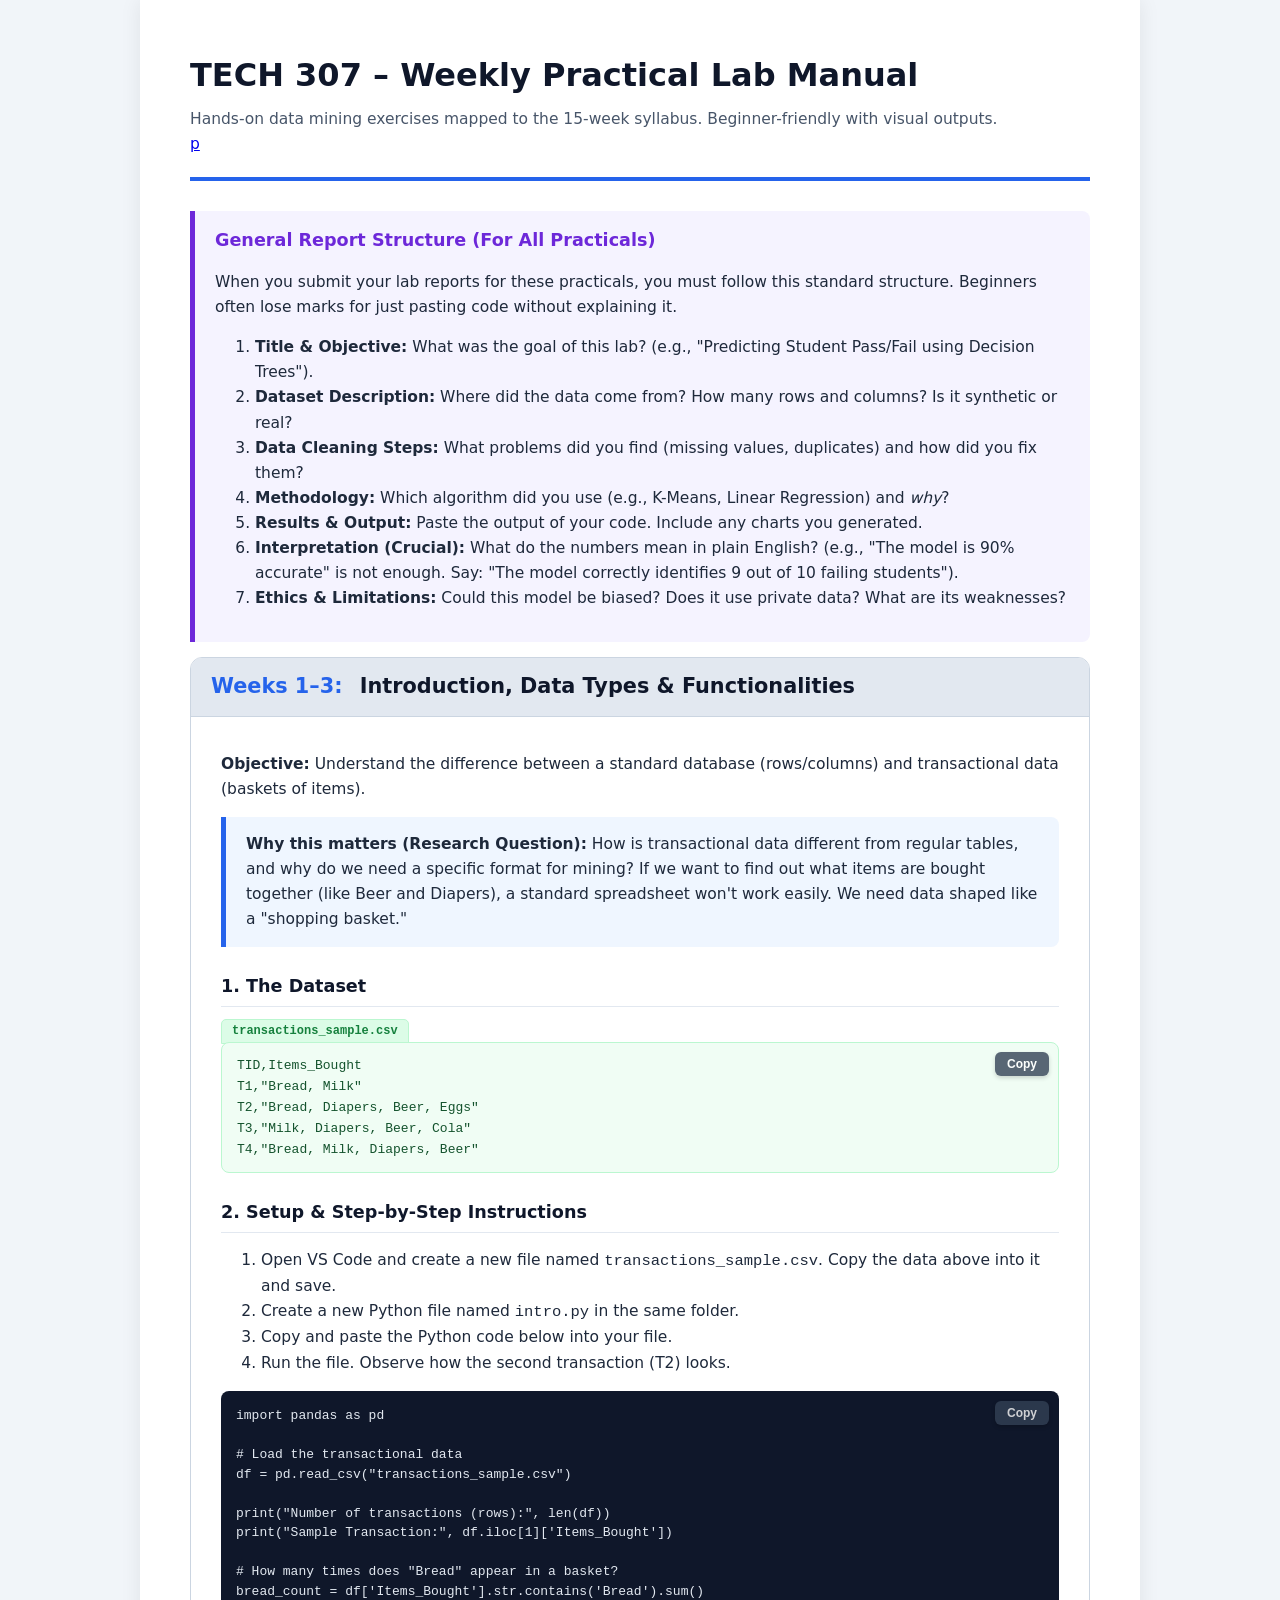
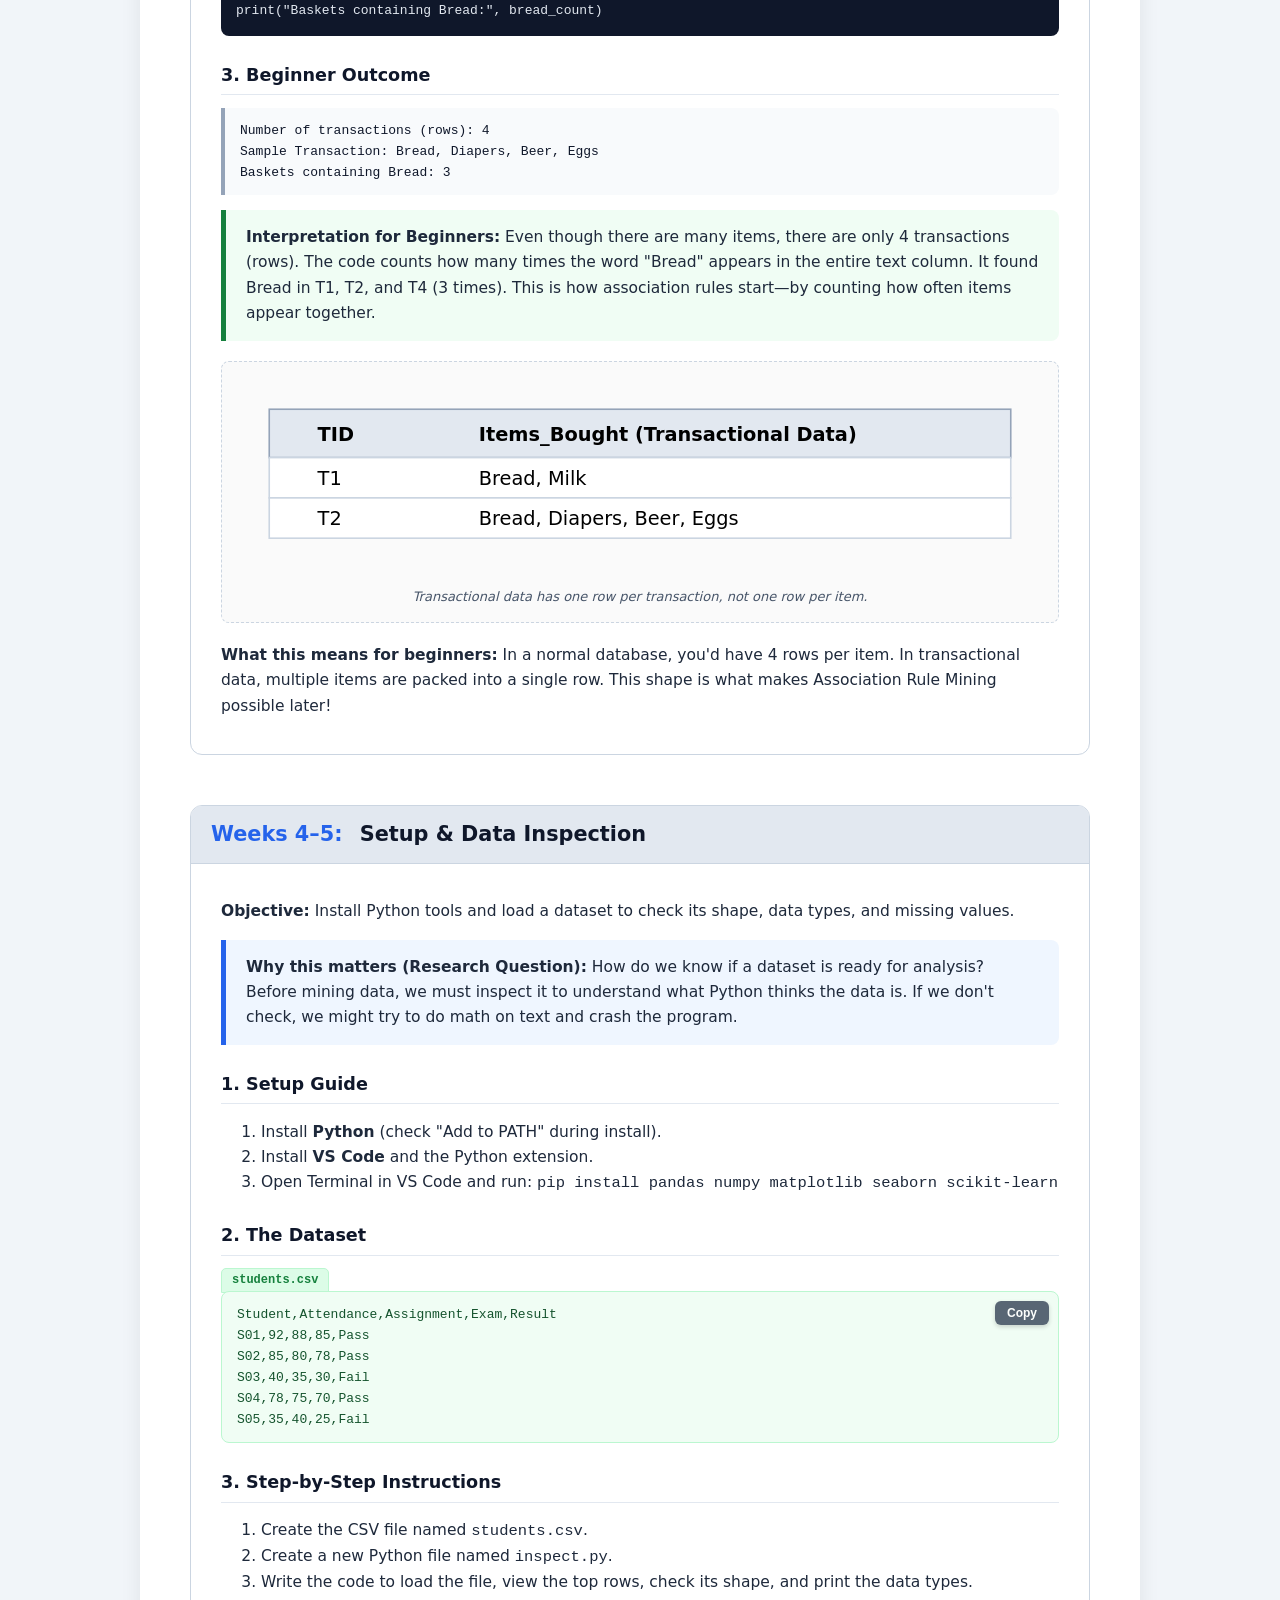
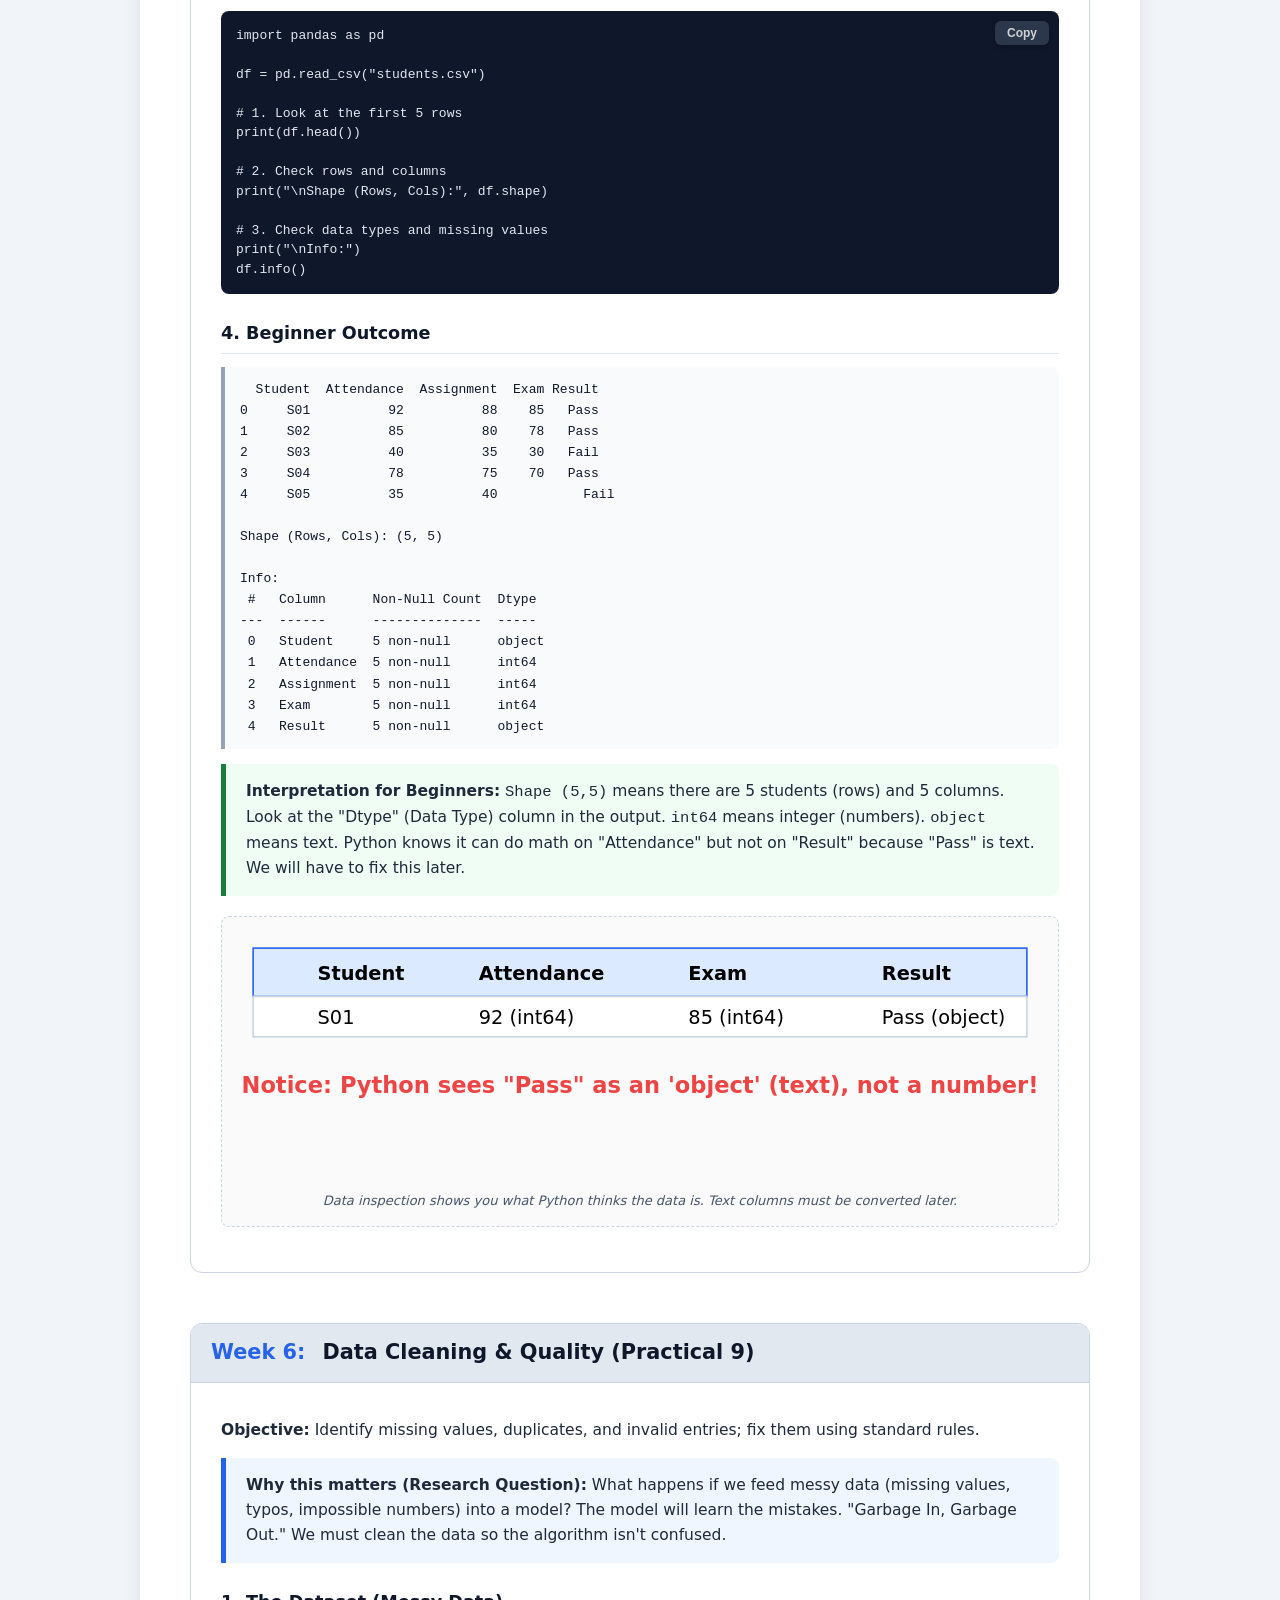
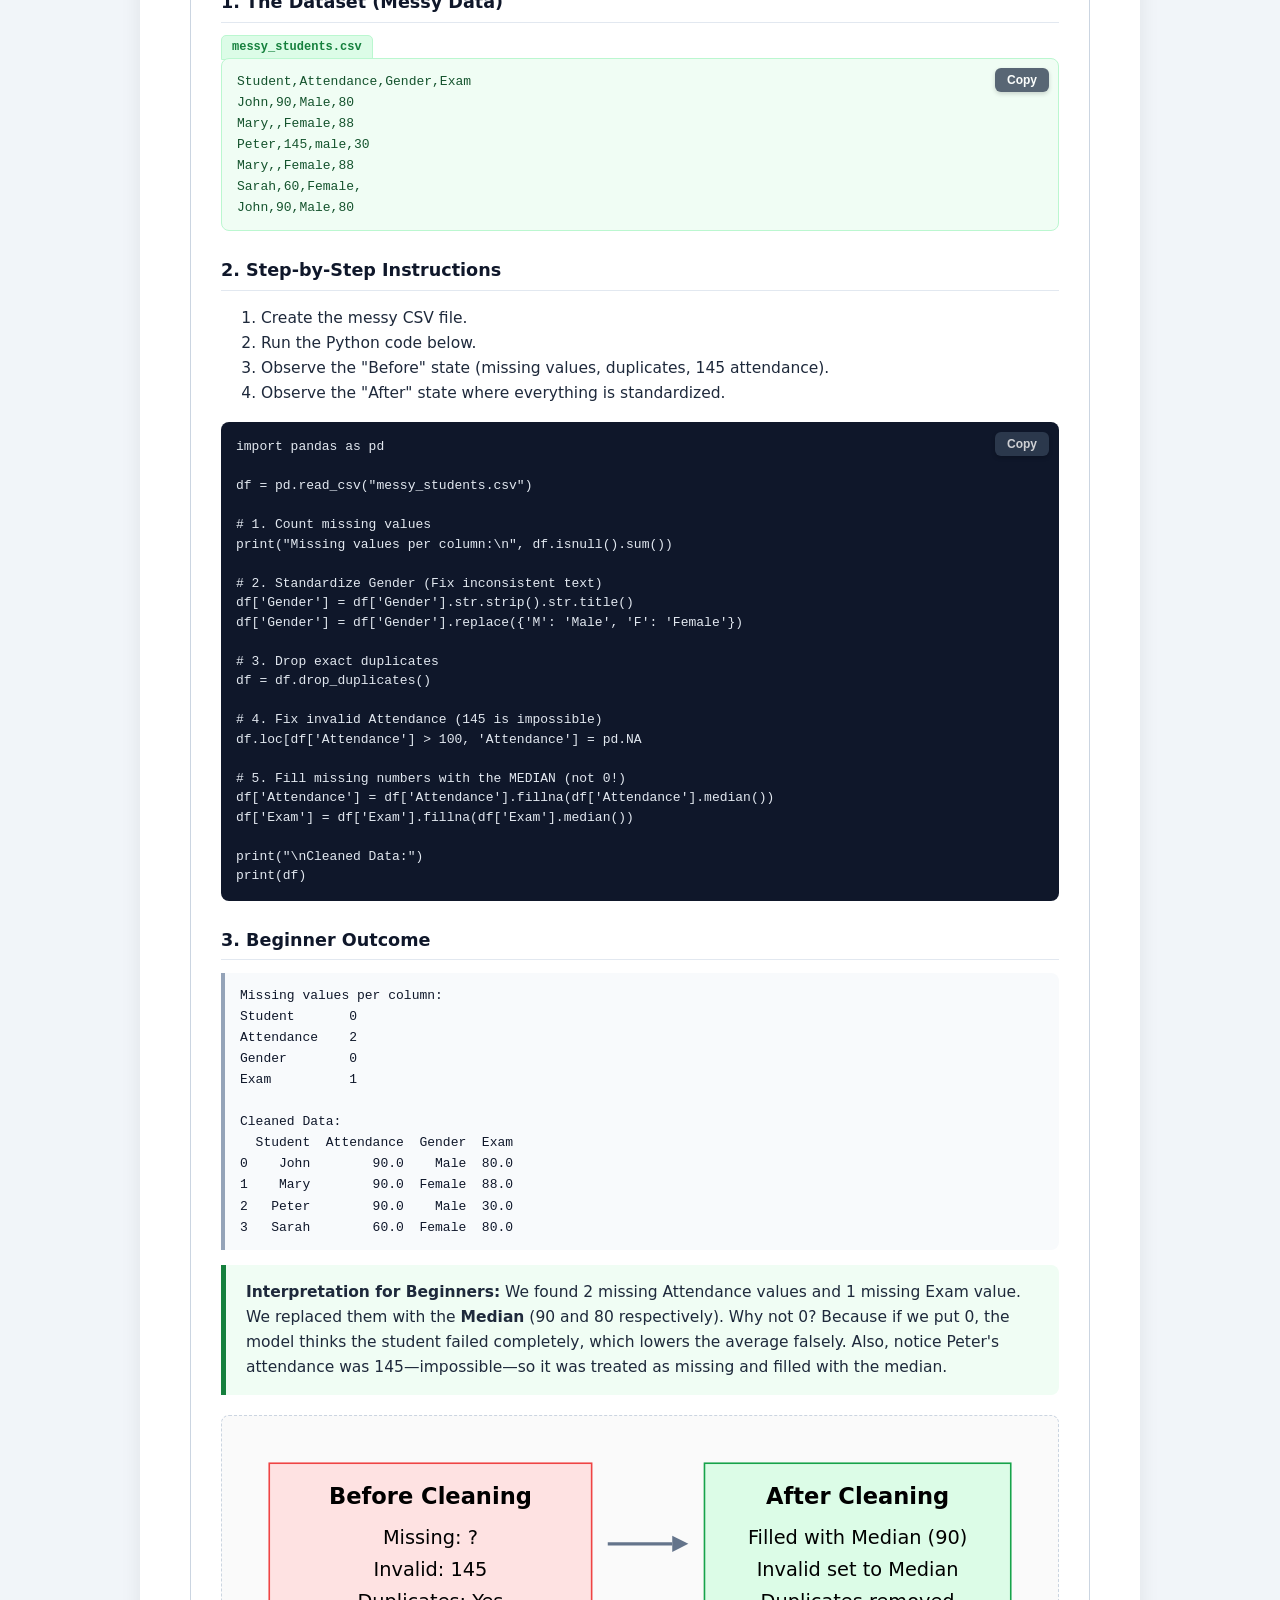
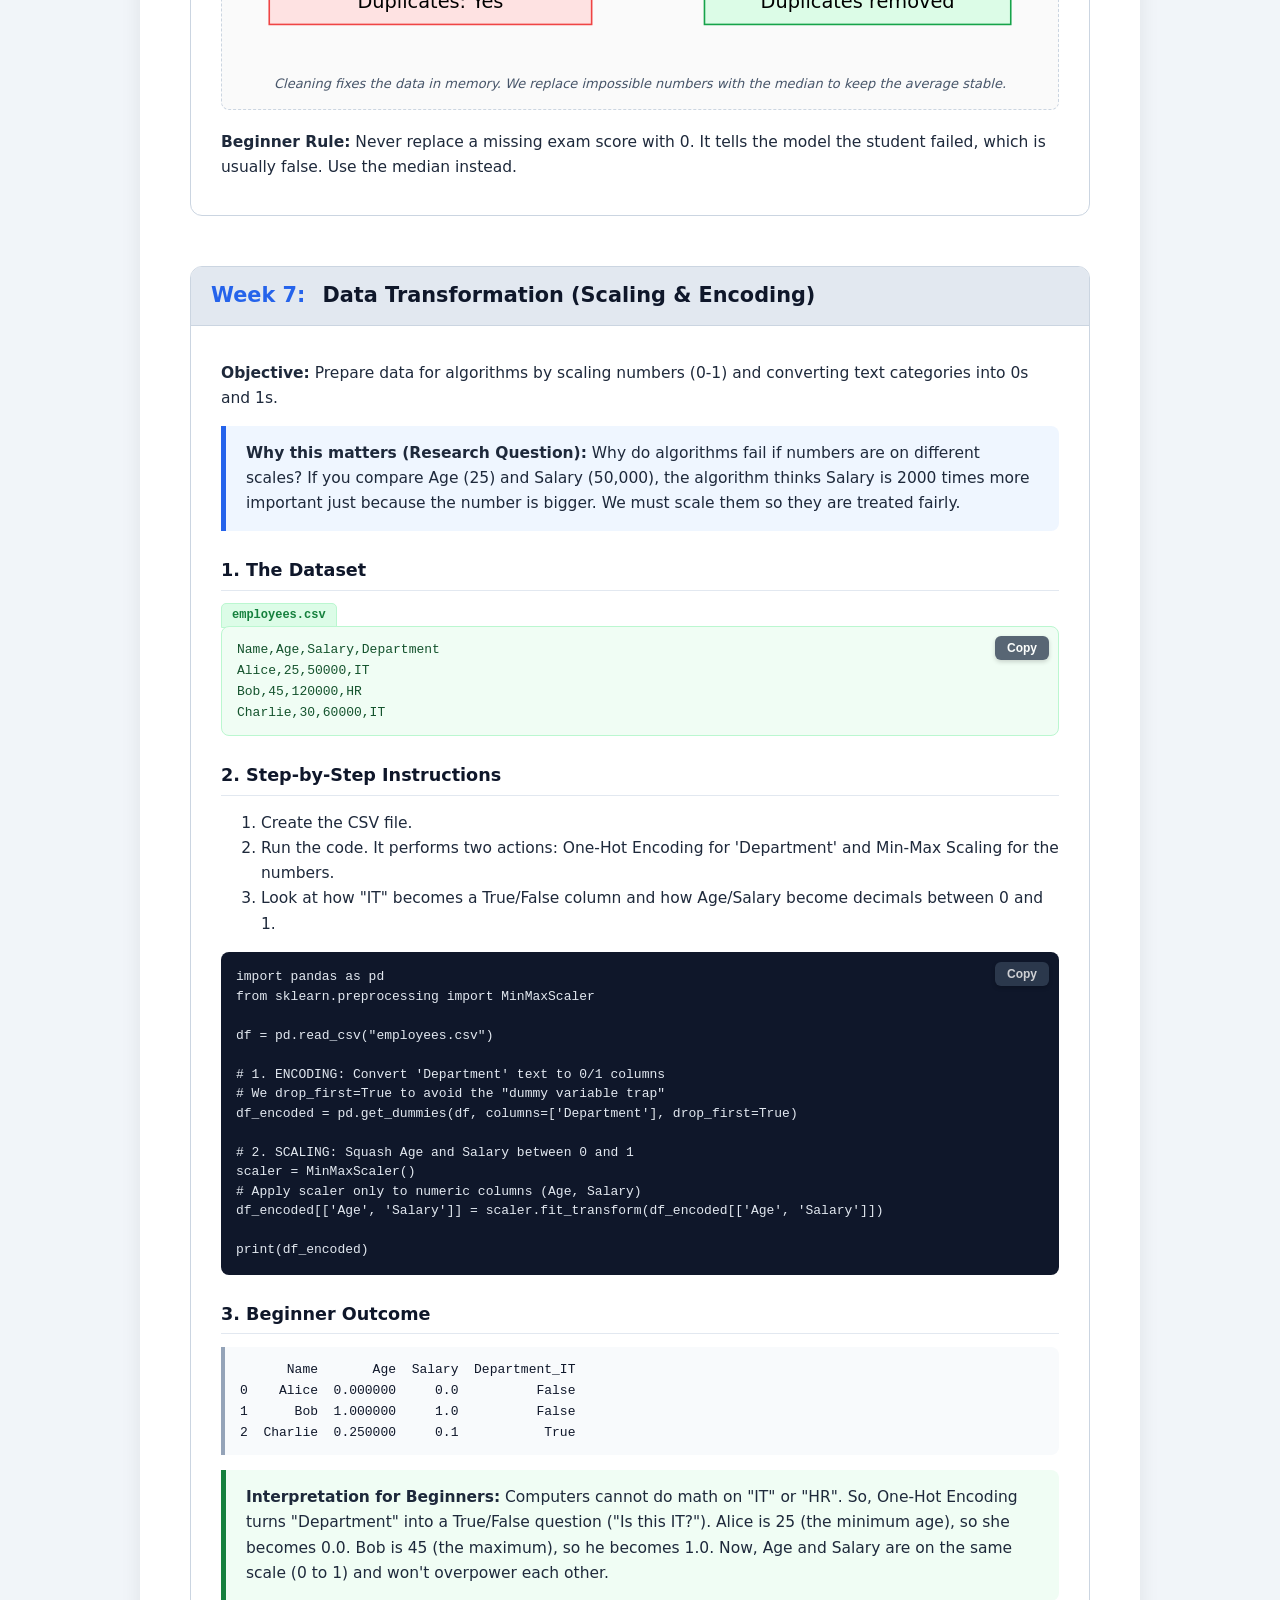
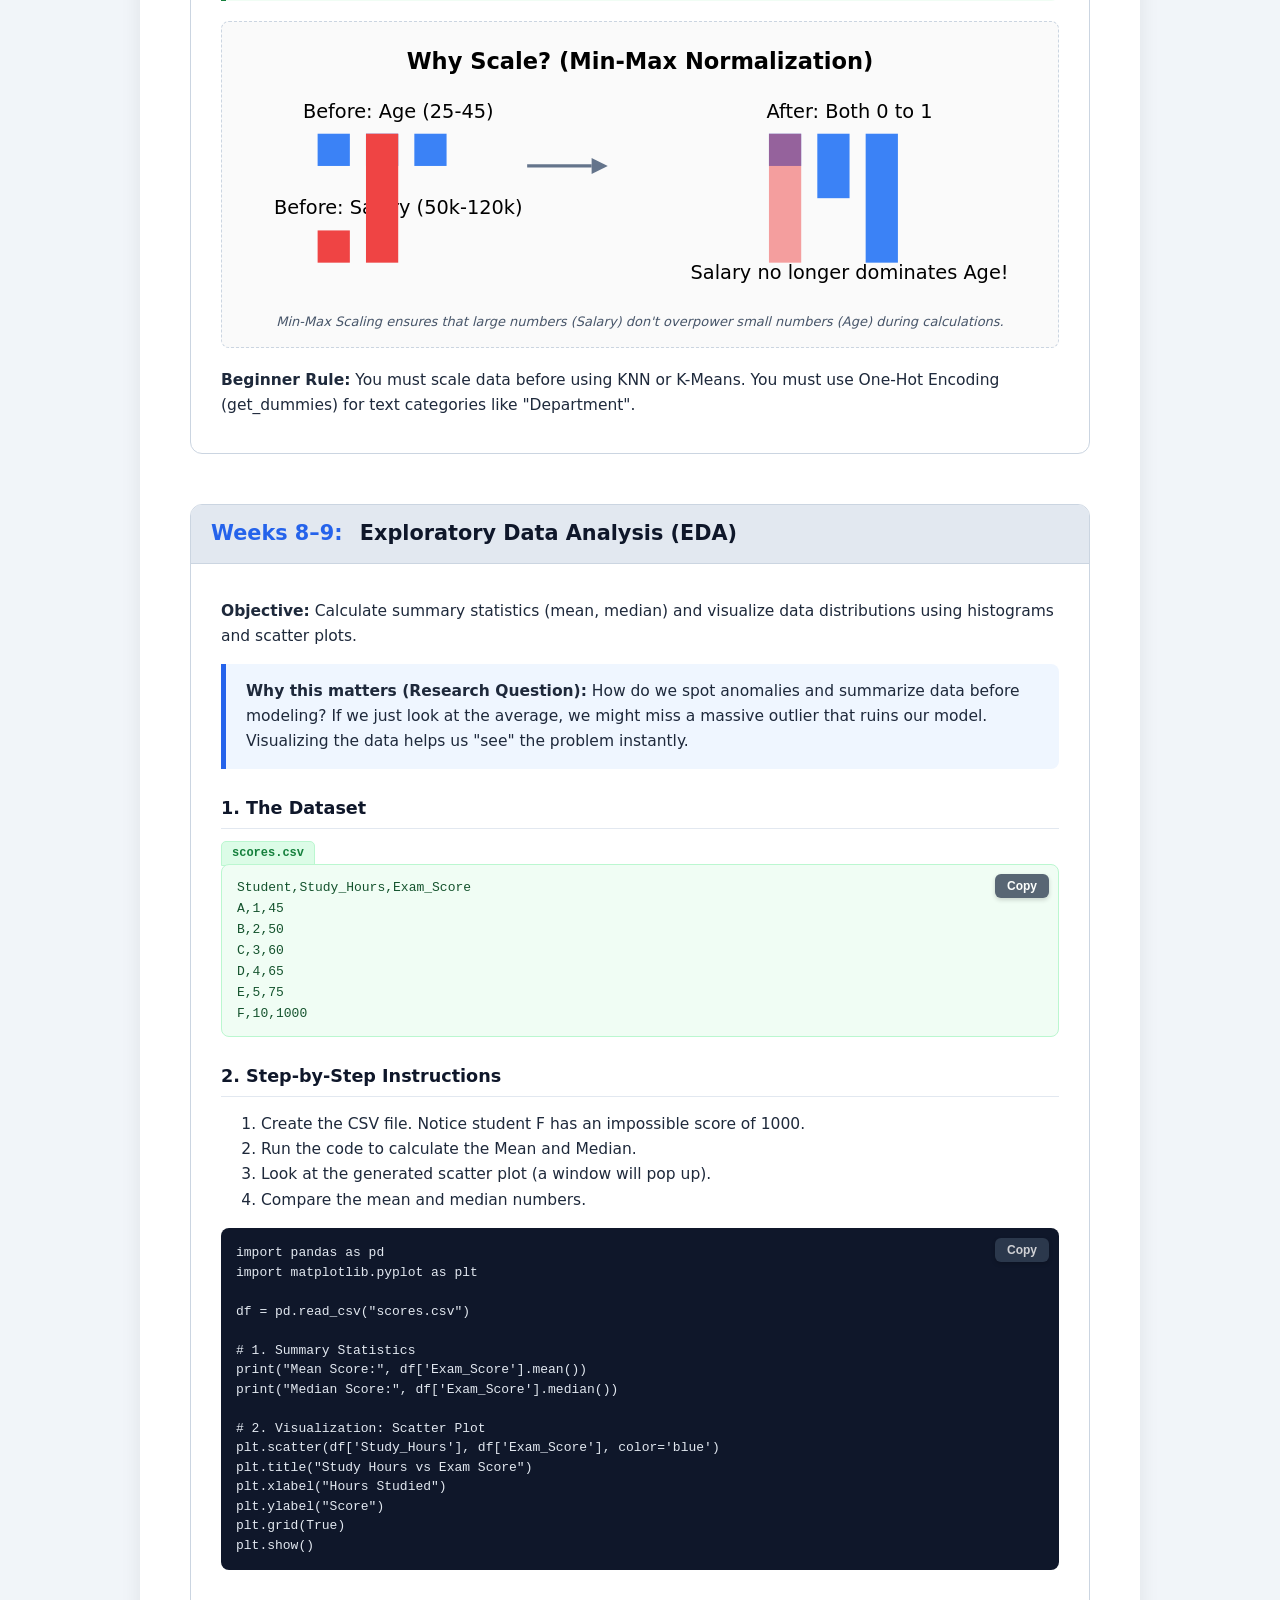
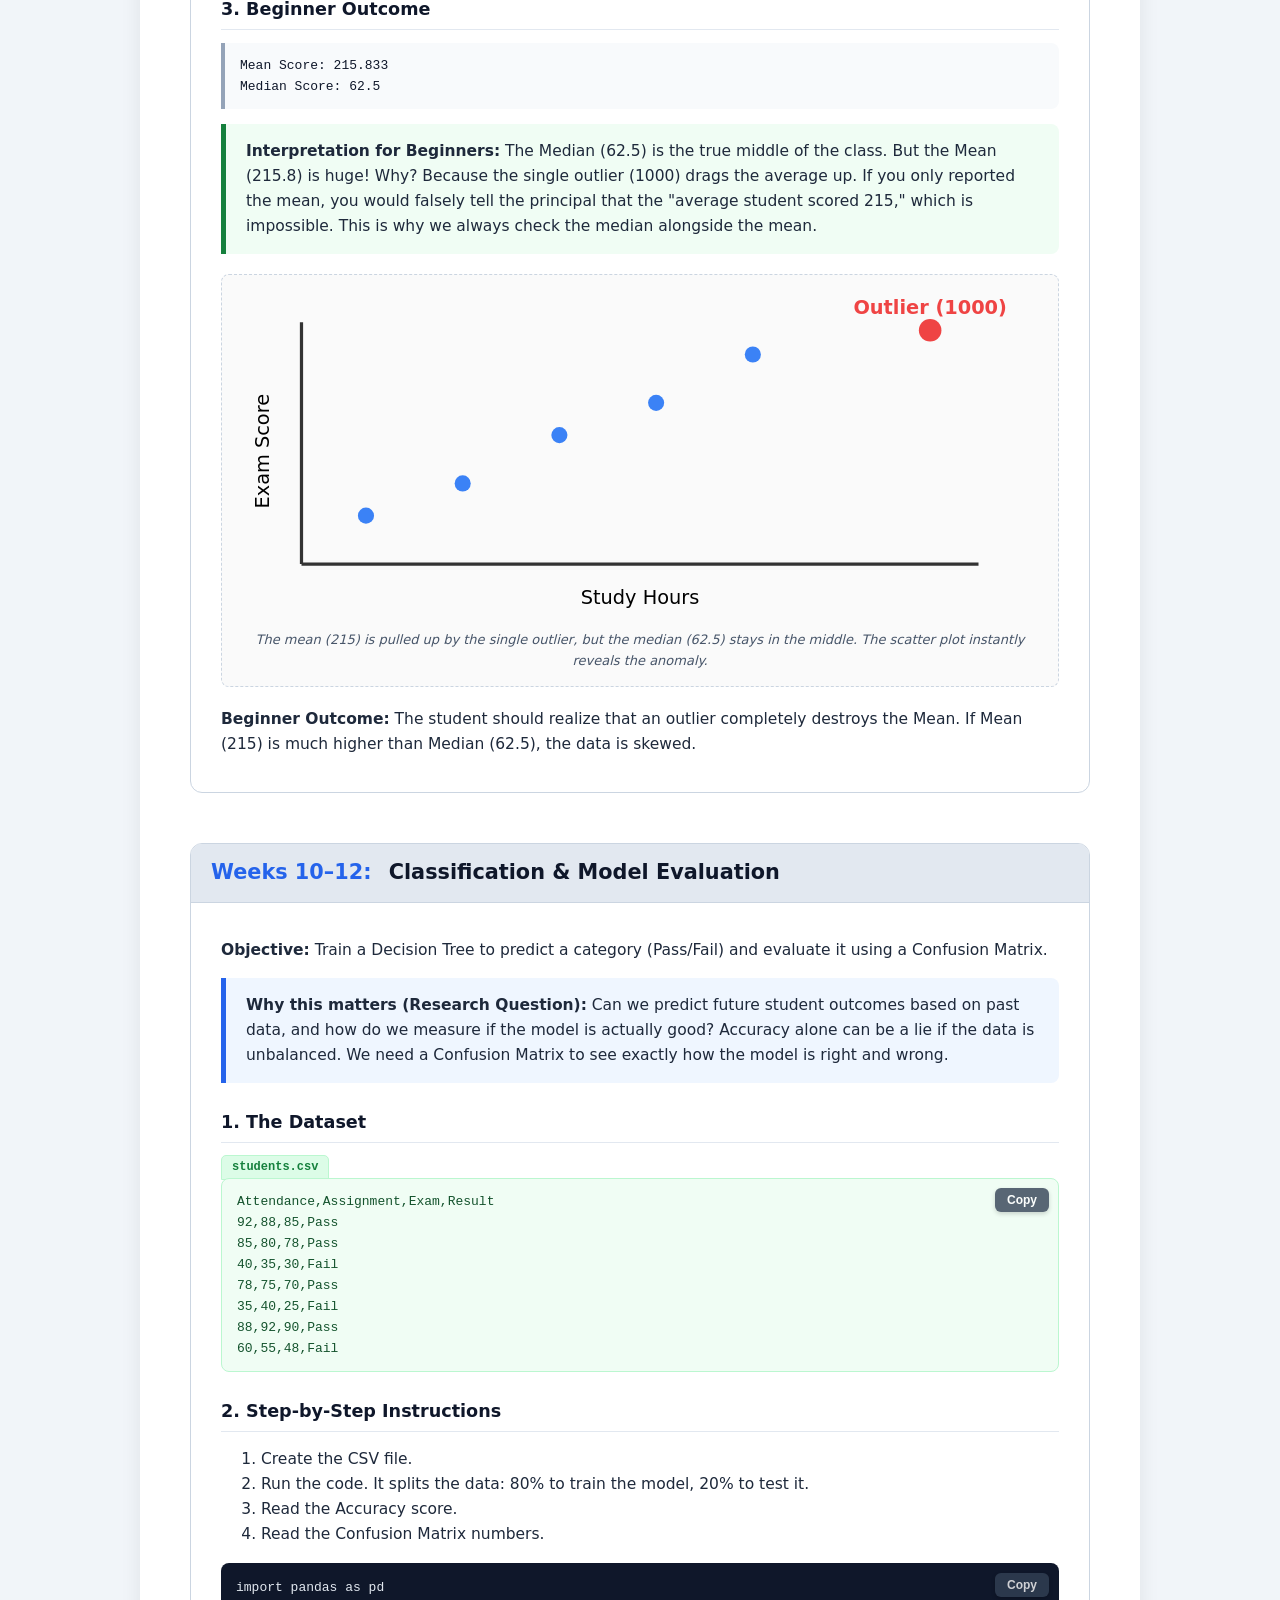
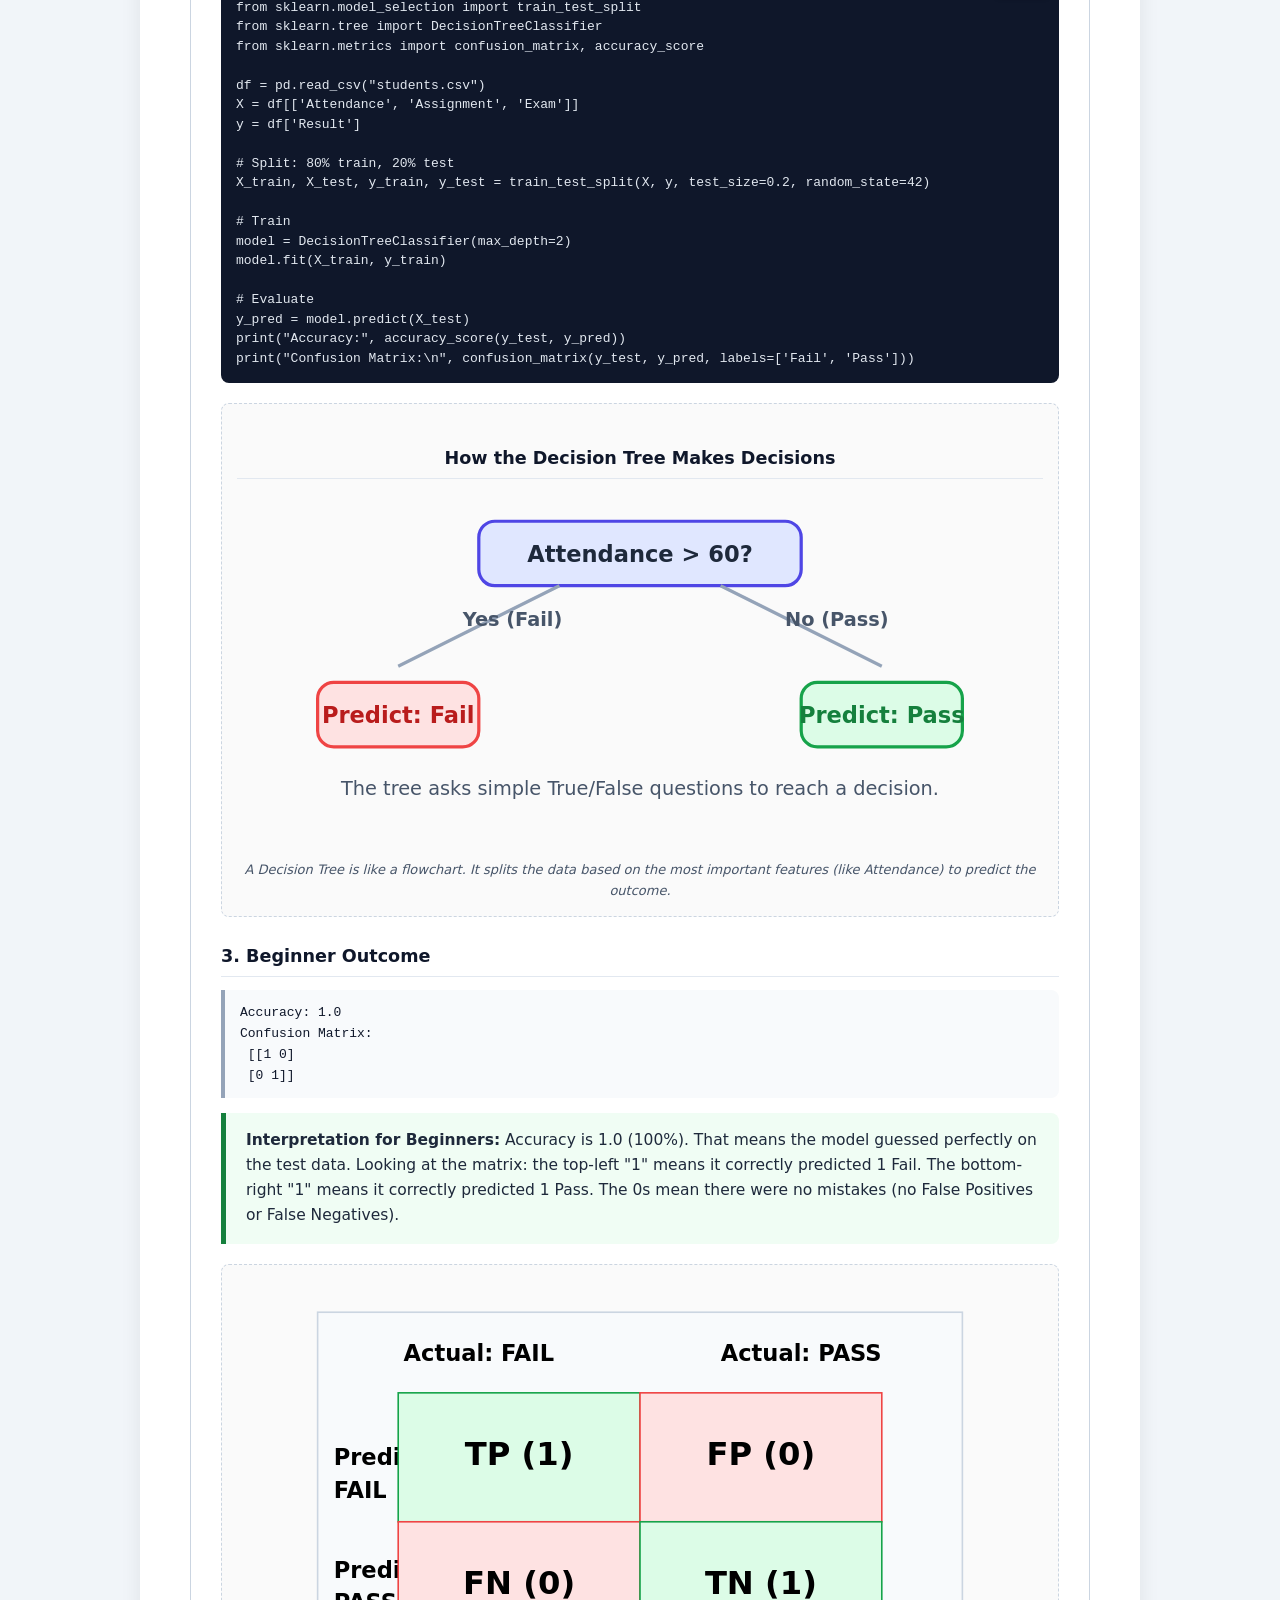
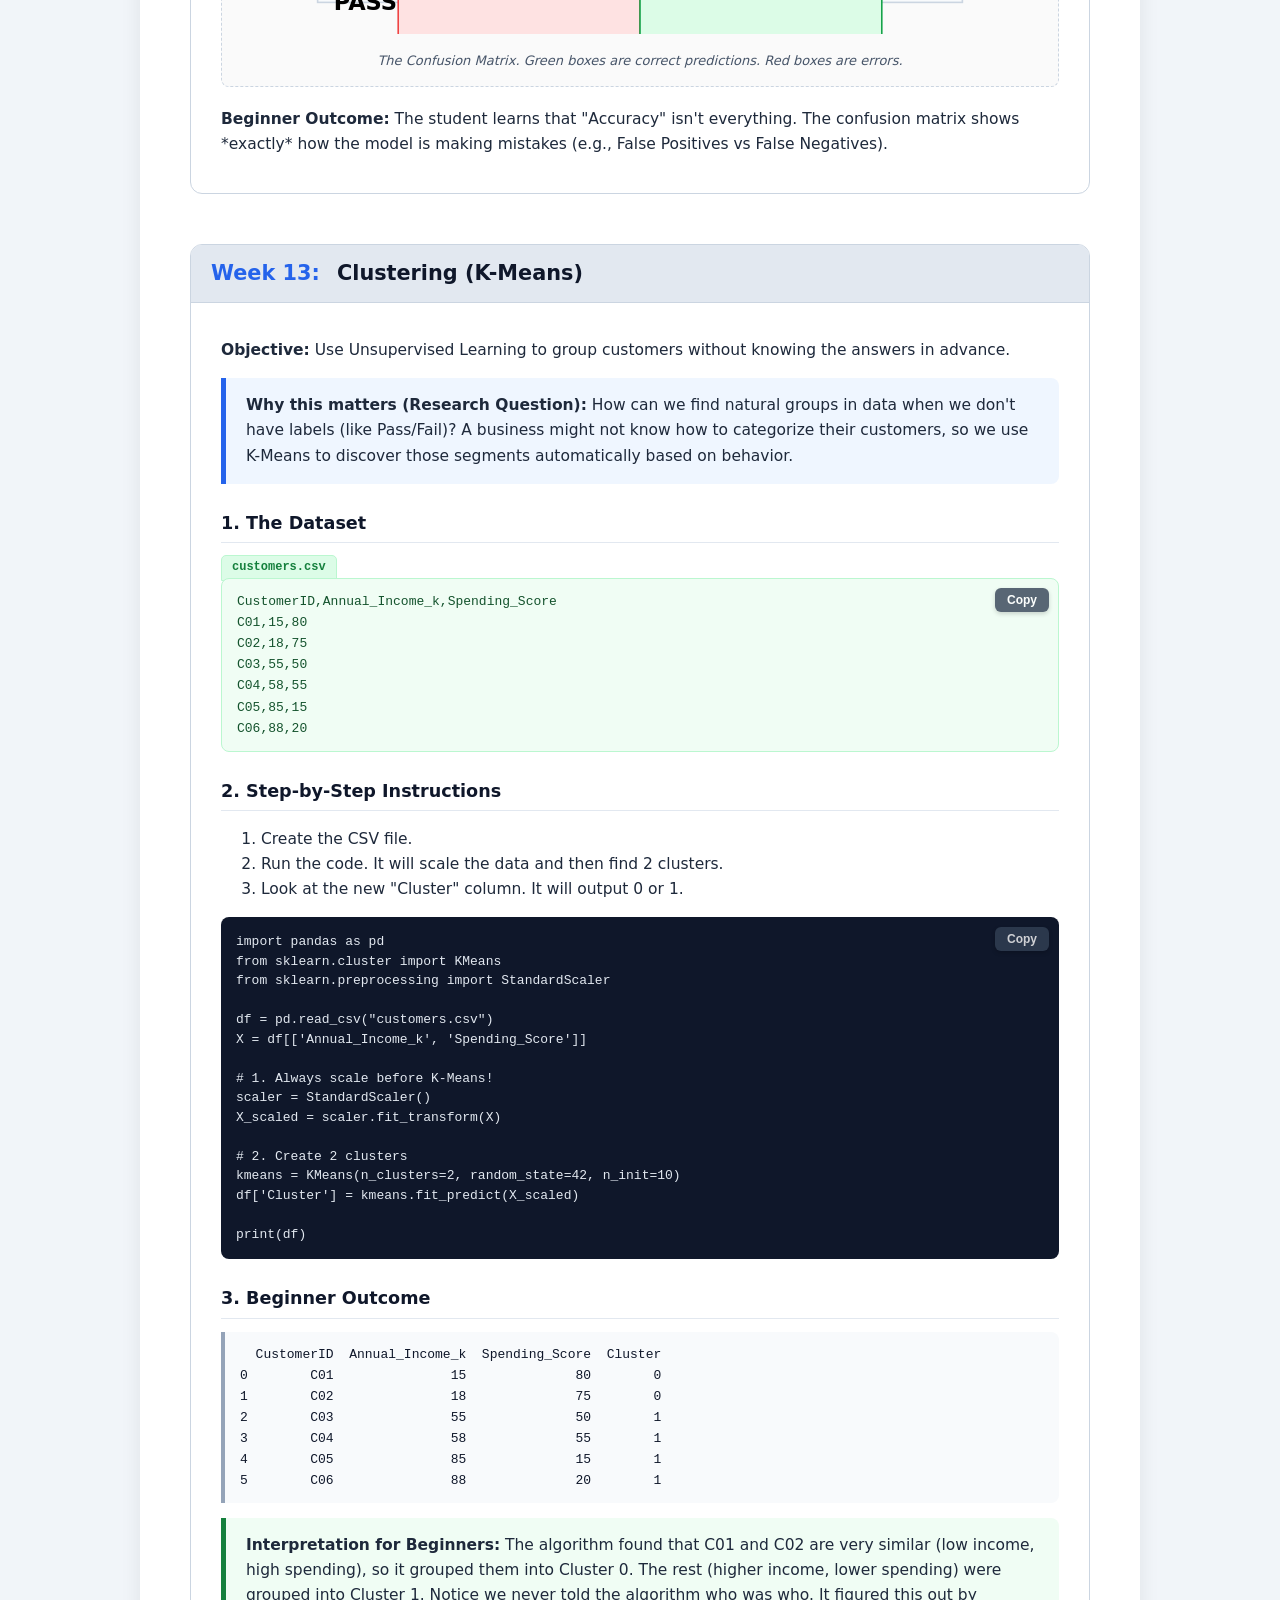
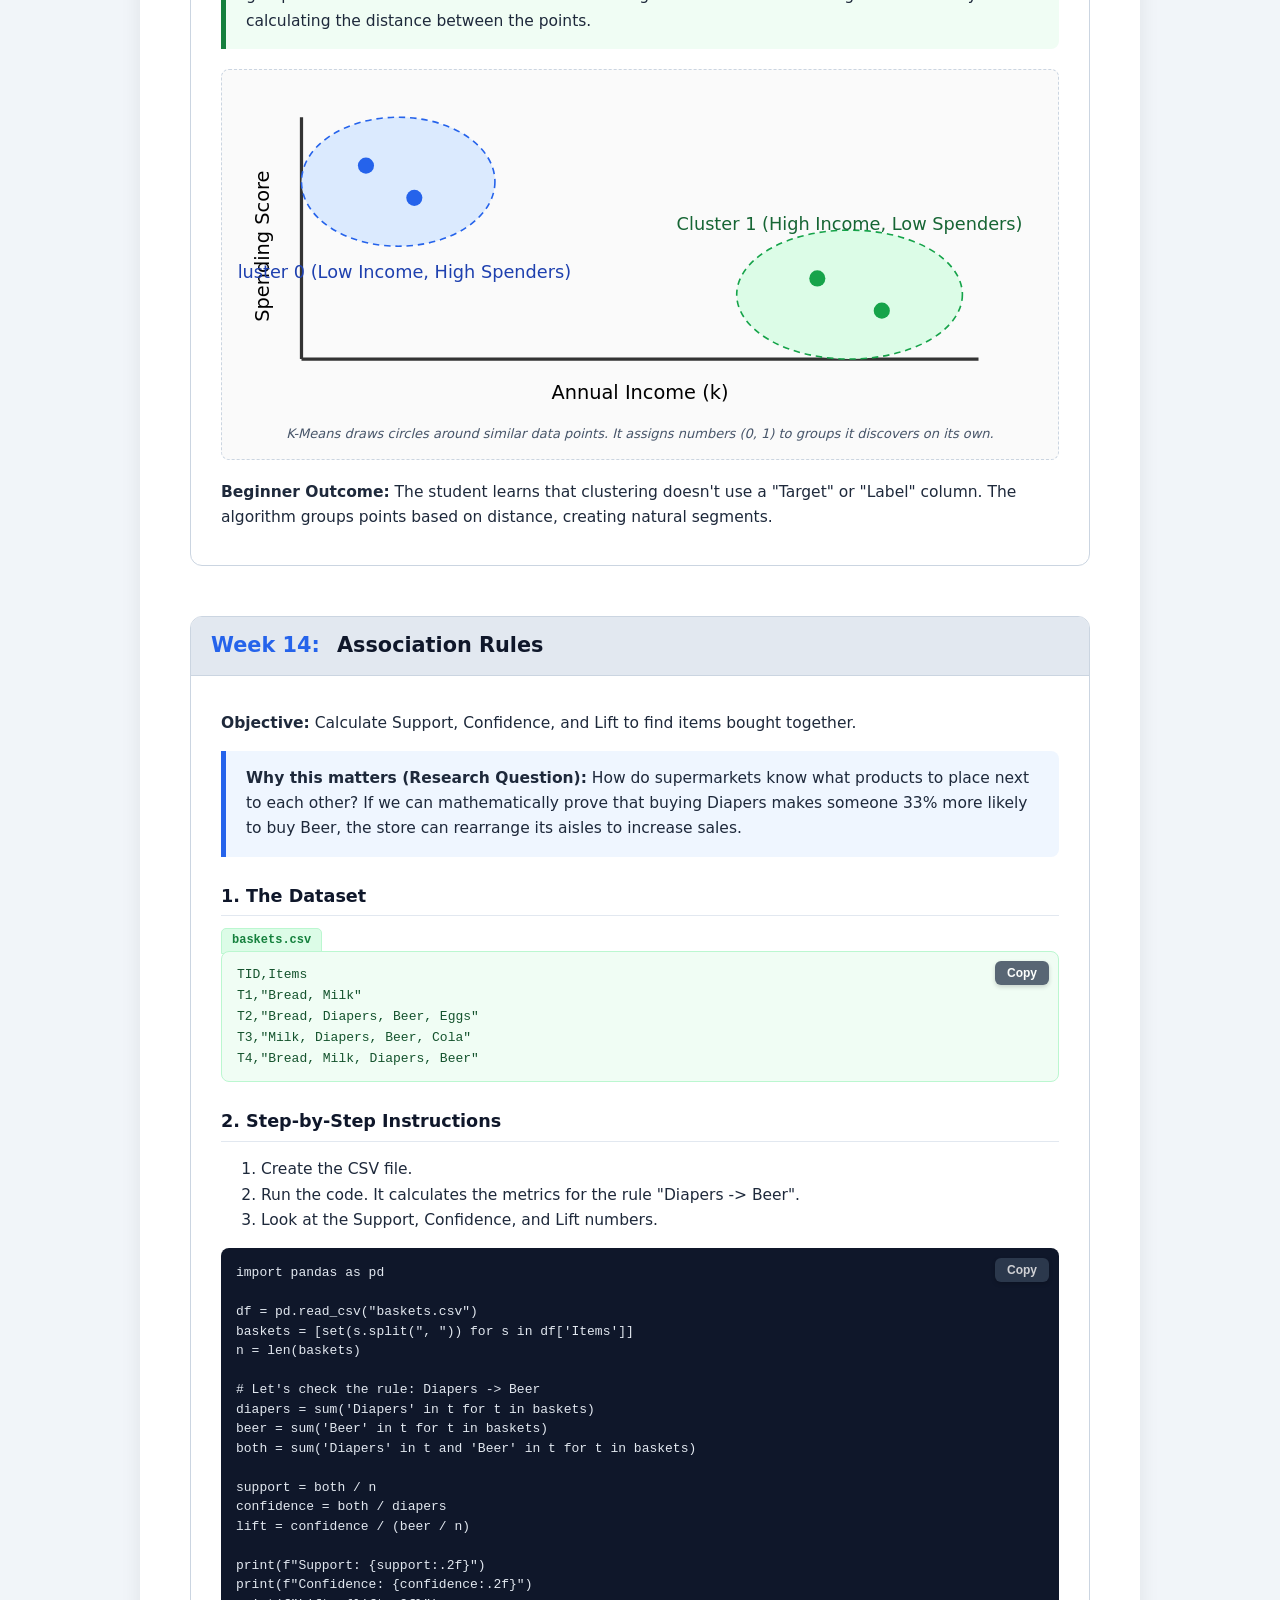
<file: practical.html>
<!DOCTYPE html>
<html lang="en">
<head>
<meta charset="UTF-8">
<meta name="viewport" content="width=device-width, initial-scale=1.0">
<title>TECH 307 – Weekly Practical Lab Manual</title>
<style>
  :root {
    --ink: #1e293b; --muted: #475569; --line: #cbd5e1;
    --blue: #2563eb; --blue-l: #eff6ff; --green: #15803d; --green-l: #f0fdf4;
    --amber: #b45309; --amber-l: #fffbeb; --red: #b91c1c; --red-l: #fef2f2;
    --purple: #6d28d9; --purple-l: #f5f3ff;
  }
  * { box-sizing: border-box; }
  body {
    margin: 0; background: #f1f5f9; color: var(--ink);
    font-family: "Segoe UI", system-ui, -apple-system, sans-serif;
    font-size: 15.5px; line-height: 1.62;
  }
  .sheet { max-width: 1000px; margin: 0 auto; background: #fff; padding: 40px 50px 80px; box-shadow: 0 0 20px rgba(0,0,0,.08); }
  header { border-bottom: 4px solid var(--blue); padding-bottom: 20px; margin-bottom: 30px; }
  header h1 { font-size: 2rem; margin: 10px 0 5px; color: #0f172a; }
  header p { color: var(--muted); margin: 0; }
  
  .week-section { margin-bottom: 50px; border: 1px solid var(--line); border-radius: 12px; overflow: hidden; }
  .week-header { background: #e2e8f0; padding: 12px 20px; border-bottom: 1px solid var(--line); }
  .week-header h2 { margin: 0; font-size: 1.3rem; color: #0f172a; }
  .week-header span { font-weight: 700; color: var(--blue); margin-right: 10px; }
  .week-content { padding: 25px 30px; }
  
  h3 { font-size: 1.1rem; margin: 25px 0 10px; color: #0f172a; border-bottom: 1px solid #e2e8f0; padding-bottom: 5px; }
  p { margin: 10px 0; }
  
  .box { padding: 15px 20px; border-radius: 0 8px 8px 0; margin: 15px 0; border-left: 5px solid var(--blue); background: var(--blue-l); }
  .box.amber { border-left-color: var(--amber); background: var(--amber-l); }
  .box.green { border-left-color: var(--green); background: var(--green-l); }
  .box.purple { border-left-color: var(--purple); background: var(--purple-l); }
  
  pre.csv { background: var(--green-l); color: #14532d; border: 1px solid #bbf7d0; padding: 12px 15px; border-radius: 8px; overflow-x: auto; font-size: 13px; margin: 0; }
  pre.code { background: #0f172a; color: #e2e8f0; padding: 15px; border-radius: 8px; overflow-x: auto; font-size: 13px; line-height: 1.5; margin: 0; }
  pre.output { background: #f8fafc; color: #0f172a; border-left: 4px solid #94a3b8; padding: 12px 15px; border-radius: 0 8px 8px 0; font-size: 13px; }
  
  .label { display: inline-block; font-size: 12px; font-weight: 700; padding: 2px 10px; border-radius: 5px 5px 0 0; margin-bottom: -5px; font-family: monospace; }
  .label.data { color: var(--green); background: #dcfce7; border: 1px solid #bbf7d0; }
  .label.python { color: #cbd5e1; background: #1e293b; }
  
  table { width: 100%; border-collapse: collapse; margin: 15px 0; font-size: 14px; }
  th, td { border: 1px solid var(--line); padding: 10px; text-align: left; }
  th { background: #f8fafc; font-weight: 700; }
  
  .diagram-wrap { margin: 20px 0; text-align: center; background: #fafafa; padding: 15px; border-radius: 8px; border: 1px dashed var(--line); }
  .diagram-wrap svg { max-width: 100%; height: auto; }
  .diagram-caption { font-size: 13px; color: var(--muted); margin-top: 8px; font-style: italic; }

  /* NEW: Copy Button Styles */
  .code-container { position: relative; margin-bottom: 15px; }
  .copy-btn { position: absolute; top: 10px; right: 10px; background: #334155; color: #fff; border: none; padding: 5px 12px; border-radius: 6px; cursor: pointer; font-size: 12px; font-weight: 600; opacity: 0.8; transition: all 0.2s; box-shadow: 0 2px 4px rgba(0,0,0,0.2); }
  .copy-btn:hover { opacity: 1; background: #475569; }
</style>
</head>
<body>
<div class="sheet">

<header>
  <h1>TECH 307 – Weekly Practical Lab Manual</h1>
  <p>Hands-on data mining exercises mapped to the 15-week syllabus. Beginner-friendly with visual outputs.</p>
  <a href="pra.html">p</a>
</header>

<!-- ========================================== -->
<!-- GENERAL REPORT STRUCTURE (NEWLY ADDED)     -->
<!-- ========================================== -->
<div class="box purple">
  <h3 style="margin-top:0; border:none; color:var(--purple);">General Report Structure (For All Practicals)</h3>
  <p>When you submit your lab reports for these practicals, you must follow this standard structure. Beginners often lose marks for just pasting code without explaining it.</p>
  <ol>
    <li><strong>Title & Objective:</strong> What was the goal of this lab? (e.g., "Predicting Student Pass/Fail using Decision Trees").</li>
    <li><strong>Dataset Description:</strong> Where did the data come from? How many rows and columns? Is it synthetic or real?</li>
    <li><strong>Data Cleaning Steps:</strong> What problems did you find (missing values, duplicates) and how did you fix them?</li>
    <li><strong>Methodology:</strong> Which algorithm did you use (e.g., K-Means, Linear Regression) and <em>why</em>?</li>
    <li><strong>Results & Output:</strong> Paste the output of your code. Include any charts you generated.</li>
    <li><strong>Interpretation (Crucial):</strong> What do the numbers mean in plain English? (e.g., "The model is 90% accurate" is not enough. Say: "The model correctly identifies 9 out of 10 failing students").</li>
    <li><strong>Ethics & Limitations:</strong> Could this model be biased? Does it use private data? What are its weaknesses?</li>
  </ol>
</div>

<!-- ========================================== -->
<!-- WEEK 1-3: INTRODUCTION & TYPES             -->
<!-- ========================================== -->
<div class="week-section">
  <div class="week-header"><h2><span>Weeks 1–3:</span> Introduction, Data Types & Functionalities</h2></div>
  <div class="week-content">
    <p><strong>Objective:</strong> Understand the difference between a standard database (rows/columns) and transactional data (baskets of items).</p>
    
    <!-- NEWLY ADDED: WHY THIS MATTERS -->
    <div class="box">
      <strong>Why this matters (Research Question):</strong> How is transactional data different from regular tables, and why do we need a specific format for mining? If we want to find out what items are bought together (like Beer and Diapers), a standard spreadsheet won't work easily. We need data shaped like a "shopping basket."
    </div>

    <h3>1. The Dataset</h3>
    <span class="label data">transactions_sample.csv</span>
    <pre class="csv">TID,Items_Bought
T1,"Bread, Milk"
T2,"Bread, Diapers, Beer, Eggs"
T3,"Milk, Diapers, Beer, Cola"
T4,"Bread, Milk, Diapers, Beer"</pre>

    <!-- NEWLY ADDED: STEP-BY-STEP -->
    <h3>2. Setup & Step-by-Step Instructions</h3>
    <ol>
      <li>Open VS Code and create a new file named <code>transactions_sample.csv</code>. Copy the data above into it and save.</li>
      <li>Create a new Python file named <code>intro.py</code> in the same folder.</li>
      <li>Copy and paste the Python code below into your file.</li>
      <li>Run the file. Observe how the second transaction (T2) looks.</li>
    </ol>
    
    <pre class="code">import pandas as pd

# Load the transactional data
df = pd.read_csv("transactions_sample.csv")

print("Number of transactions (rows):", len(df))
print("Sample Transaction:", df.iloc[1]['Items_Bought'])

# How many times does "Bread" appear in a basket?
bread_count = df['Items_Bought'].str.contains('Bread').sum()
print("Baskets containing Bread:", bread_count)</pre>

    <h3>3. Beginner Outcome</h3>
    <pre class="output">Number of transactions (rows): 4
Sample Transaction: Bread, Diapers, Beer, Eggs
Baskets containing Bread: 3</pre>

    <!-- NEWLY ADDED: INTERPRETATION -->
    <div class="box green">
      <strong>Interpretation for Beginners:</strong> 
      Even though there are many items, there are only 4 transactions (rows). The code counts how many times the word "Bread" appears in the entire text column. It found Bread in T1, T2, and T4 (3 times). This is how association rules start—by counting how often items appear together.
    </div>

    <div class="diagram-wrap">
      <svg viewBox="0 0 500 120" xmlns="http://www.w3.org/2000/svg">
        <rect x="20" y="20" width="460" height="30" fill="#e2e8f0" stroke="#94a3b8"/>
        <text x="50" y="40" font-size="12" font-weight="bold">TID</text>
        <text x="150" y="40" font-size="12" font-weight="bold">Items_Bought (Transactional Data)</text>
        
        <rect x="20" y="50" width="460" height="25" fill="#fff" stroke="#cbd5e1"/>
        <text x="50" y="67" font-size="12">T1</text>
        <text x="150" y="67" font-size="12">Bread, Milk</text>
        
        <rect x="20" y="75" width="460" height="25" fill="#fff" stroke="#cbd5e1"/>
        <text x="50" y="92" font-size="12">T2</text>
        <text x="150" y="92" font-size="12">Bread, Diapers, Beer, Eggs</text>
      </svg>
      <div class="diagram-caption">Transactional data has one row per transaction, not one row per item.</div>
    </div>
    <p><strong>What this means for beginners:</strong> In a normal database, you'd have 4 rows per item. In transactional data, multiple items are packed into a single row. This shape is what makes Association Rule Mining possible later!</p>
  </div>
</div>

<!-- ========================================== -->
<!-- WEEK 4-5: SETUP & INSPECTION               -->
<!-- ========================================== -->
<div class="week-section">
  <div class="week-header"><h2><span>Weeks 4–5:</span> Setup & Data Inspection</h2></div>
  <div class="week-content">
    <p><strong>Objective:</strong> Install Python tools and load a dataset to check its shape, data types, and missing values.</p>
    
    <!-- NEWLY ADDED: WHY THIS MATTERS -->
    <div class="box">
      <strong>Why this matters (Research Question):</strong> How do we know if a dataset is ready for analysis? Before mining data, we must inspect it to understand what Python thinks the data is. If we don't check, we might try to do math on text and crash the program.
    </div>

    <h3>1. Setup Guide</h3>
    <ol>
      <li>Install <strong>Python</strong> (check "Add to PATH" during install).</li>
      <li>Install <strong>VS Code</strong> and the Python extension.</li>
      <li>Open Terminal in VS Code and run: <code>pip install pandas numpy matplotlib seaborn scikit-learn</code></li>
    </ol>

    <h3>2. The Dataset</h3>
    <span class="label data">students.csv</span>
    <pre class="csv">Student,Attendance,Assignment,Exam,Result
S01,92,88,85,Pass
S02,85,80,78,Pass
S03,40,35,30,Fail
S04,78,75,70,Pass
S05,35,40,25,Fail</pre>

    <!-- NEWLY ADDED: STEP-BY-STEP -->
    <h3>3. Step-by-Step Instructions</h3>
    <ol>
      <li>Create the CSV file named <code>students.csv</code>.</li>
      <li>Create a new Python file named <code>inspect.py</code>.</li>
      <li>Write the code to load the file, view the top rows, check its shape, and print the data types.</li>
    </ol>

    <pre class="code">import pandas as pd

df = pd.read_csv("students.csv")

# 1. Look at the first 5 rows
print(df.head())

# 2. Check rows and columns
print("\nShape (Rows, Cols):", df.shape)

# 3. Check data types and missing values
print("\nInfo:")
df.info()</pre>

    <h3>4. Beginner Outcome</h3>
    <pre class="output">  Student  Attendance  Assignment  Exam Result
0     S01          92          88    85   Pass
1     S02          85          80    78   Pass
2     S03          40          35    30   Fail
3     S04          78          75    70   Pass
4     S05          35          40           Fail

Shape (Rows, Cols): (5, 5)

Info:
 #   Column      Non-Null Count  Dtype 
---  ------      --------------  ----- 
 0   Student     5 non-null      object
 1   Attendance  5 non-null      int64 
 2   Assignment  5 non-null      int64 
 3   Exam        5 non-null      int64 
 4   Result      5 non-null      object</pre>

    <!-- NEWLY ADDED: INTERPRETATION -->
    <div class="box green">
      <strong>Interpretation for Beginners:</strong> 
      <code>Shape (5,5)</code> means there are 5 students (rows) and 5 columns. Look at the "Dtype" (Data Type) column in the output. <code>int64</code> means integer (numbers). <code>object</code> means text. Python knows it can do math on "Attendance" but not on "Result" because "Pass" is text. We will have to fix this later.
    </div>

    <div class="diagram-wrap">
      <svg viewBox="0 0 500 150" xmlns="http://www.w3.org/2000/svg">
        <rect x="10" y="10" width="480" height="30" fill="#dbeafe" stroke="#2563eb"/>
        <text x="50" y="30" font-size="12" font-weight="bold">Student</text>
        <text x="150" y="30" font-size="12" font-weight="bold">Attendance</text>
        <text x="280" y="30" font-size="12" font-weight="bold">Exam</text>
        <text x="400" y="30" font-size="12" font-weight="bold">Result</text>

        <rect x="10" y="40" width="480" height="25" fill="#fff" stroke="#cbd5e1"/>
        <text x="50" y="57" font-size="12">S01</text>
        <text x="150" y="57" font-size="12">92 (int64)</text>
        <text x="280" y="57" font-size="12">85 (int64)</text>
        <text x="400" y="57" font-size="12">Pass (object)</text>

        <text x="250" y="100" font-size="14" text-anchor="middle" fill="#ef4444" font-weight="bold">Notice: Python sees "Pass" as an 'object' (text), not a number!</text>
      </svg>
      <div class="diagram-caption">Data inspection shows you what Python thinks the data is. Text columns must be converted later.</div>
    </div>
  </div>
</div>

<!-- ========================================== -->
<!-- WEEK 6: CLEANING (Practical 9)             -->
<!-- ========================================== -->
<div class="week-section">
  <div class="week-header"><h2><span>Week 6:</span> Data Cleaning & Quality (Practical 9)</h2></div>
  <div class="week-content">
    <p><strong>Objective:</strong> Identify missing values, duplicates, and invalid entries; fix them using standard rules.</p>
    
    <!-- NEWLY ADDED: WHY THIS MATTERS -->
    <div class="box">
      <strong>Why this matters (Research Question):</strong> What happens if we feed messy data (missing values, typos, impossible numbers) into a model? The model will learn the mistakes. "Garbage In, Garbage Out." We must clean the data so the algorithm isn't confused.
    </div>

    <h3>1. The Dataset (Messy Data)</h3>
    <span class="label data">messy_students.csv</span>
    <pre class="csv">Student,Attendance,Gender,Exam
John,90,Male,80
Mary,,Female,88
Peter,145,male,30
Mary,,Female,88
Sarah,60,Female,
John,90,Male,80</pre>

    <!-- NEWLY ADDED: STEP-BY-STEP -->
    <h3>2. Step-by-Step Instructions</h3>
    <ol>
      <li>Create the messy CSV file.</li>
      <li>Run the Python code below.</li>
      <li>Observe the "Before" state (missing values, duplicates, 145 attendance).</li>
      <li>Observe the "After" state where everything is standardized.</li>
    </ol>

    <pre class="code">import pandas as pd

df = pd.read_csv("messy_students.csv")

# 1. Count missing values
print("Missing values per column:\n", df.isnull().sum())

# 2. Standardize Gender (Fix inconsistent text)
df['Gender'] = df['Gender'].str.strip().str.title()
df['Gender'] = df['Gender'].replace({'M': 'Male', 'F': 'Female'})

# 3. Drop exact duplicates
df = df.drop_duplicates()

# 4. Fix invalid Attendance (145 is impossible)
df.loc[df['Attendance'] > 100, 'Attendance'] = pd.NA

# 5. Fill missing numbers with the MEDIAN (not 0!)
df['Attendance'] = df['Attendance'].fillna(df['Attendance'].median())
df['Exam'] = df['Exam'].fillna(df['Exam'].median())

print("\nCleaned Data:")
print(df)</pre>

    <h3>3. Beginner Outcome</h3>
    <pre class="output">Missing values per column:
Student       0
Attendance    2
Gender        0
Exam          1

Cleaned Data:
  Student  Attendance  Gender  Exam
0    John        90.0    Male  80.0
1    Mary        90.0  Female  88.0
2   Peter        90.0    Male  30.0
3   Sarah        60.0  Female  80.0</pre>

    <!-- NEWLY ADDED: INTERPRETATION -->
    <div class="box green">
      <strong>Interpretation for Beginners:</strong> 
      We found 2 missing Attendance values and 1 missing Exam value. We replaced them with the <strong>Median</strong> (90 and 80 respectively). Why not 0? Because if we put 0, the model thinks the student failed completely, which lowers the average falsely. Also, notice Peter's attendance was 145—impossible—so it was treated as missing and filled with the median.
    </div>

    <div class="diagram-wrap">
      <svg viewBox="0 0 500 140" xmlns="http://www.w3.org/2000/svg">
        <rect x="20" y="20" width="200" height="100" fill="#fee2e2" stroke="#ef4444"/>
        <text x="120" y="45" font-size="14" text-anchor="middle" font-weight="bold">Before Cleaning</text>
        <text x="120" y="70" font-size="12" text-anchor="middle">Missing: ?</text>
        <text x="120" y="90" font-size="12" text-anchor="middle">Invalid: 145</text>
        <text x="120" y="110" font-size="12" text-anchor="middle">Duplicates: Yes</text>

        <path d="M 230 70 L 270 70" stroke="#64748b" stroke-width="2"/>
        <polygon points="270,65 280,70 270,75" fill="#64748b"/>

        <rect x="290" y="20" width="190" height="100" fill="#dcfce7" stroke="#16a34a"/>
        <text x="385" y="45" font-size="14" text-anchor="middle" font-weight="bold">After Cleaning</text>
        <text x="385" y="70" font-size="12" text-anchor="middle">Filled with Median (90)</text>
        <text x="385" y="90" font-size="12" text-anchor="middle">Invalid set to Median</text>
        <text x="385" y="110" font-size="12" text-anchor="middle">Duplicates removed</text>
      </svg>
      <div class="diagram-caption">Cleaning fixes the data in memory. We replace impossible numbers with the median to keep the average stable.</div>
    </div>
    <p><strong>Beginner Rule:</strong> Never replace a missing exam score with 0. It tells the model the student failed, which is usually false. Use the median instead.</p>
  </div>
</div>

<!-- ========================================== -->
<!-- WEEK 7: TRANSFORMATION (New Practical)     -->
<!-- ========================================== -->
<div class="week-section">
  <div class="week-header"><h2><span>Week 7:</span> Data Transformation (Scaling & Encoding)</h2></div>
  <div class="week-content">
    <p><strong>Objective:</strong> Prepare data for algorithms by scaling numbers (0-1) and converting text categories into 0s and 1s.</p>
    
    <!-- NEWLY ADDED: WHY THIS MATTERS -->
    <div class="box">
      <strong>Why this matters (Research Question):</strong> Why do algorithms fail if numbers are on different scales? If you compare Age (25) and Salary (50,000), the algorithm thinks Salary is 2000 times more important just because the number is bigger. We must scale them so they are treated fairly.
    </div>

    <h3>1. The Dataset</h3>
    <span class="label data">employees.csv</span>
    <pre class="csv">Name,Age,Salary,Department
Alice,25,50000,IT
Bob,45,120000,HR
Charlie,30,60000,IT</pre>

    <!-- NEWLY ADDED: STEP-BY-STEP -->
    <h3>2. Step-by-Step Instructions</h3>
    <ol>
      <li>Create the CSV file.</li>
      <li>Run the code. It performs two actions: One-Hot Encoding for 'Department' and Min-Max Scaling for the numbers.</li>
      <li>Look at how "IT" becomes a True/False column and how Age/Salary become decimals between 0 and 1.</li>
    </ol>

    <pre class="code">import pandas as pd
from sklearn.preprocessing import MinMaxScaler

df = pd.read_csv("employees.csv")

# 1. ENCODING: Convert 'Department' text to 0/1 columns
# We drop_first=True to avoid the "dummy variable trap"
df_encoded = pd.get_dummies(df, columns=['Department'], drop_first=True)

# 2. SCALING: Squash Age and Salary between 0 and 1
scaler = MinMaxScaler()
# Apply scaler only to numeric columns (Age, Salary)
df_encoded[['Age', 'Salary']] = scaler.fit_transform(df_encoded[['Age', 'Salary']])

print(df_encoded)</pre>

    <h3>3. Beginner Outcome</h3>
    <pre class="output">      Name       Age  Salary  Department_IT
0    Alice  0.000000     0.0          False
1      Bob  1.000000     1.0          False
2  Charlie  0.250000     0.1           True</pre>

    <!-- NEWLY ADDED: INTERPRETATION -->
    <div class="box green">
      <strong>Interpretation for Beginners:</strong> 
      Computers cannot do math on "IT" or "HR". So, One-Hot Encoding turns "Department" into a True/False question ("Is this IT?"). Alice is 25 (the minimum age), so she becomes 0.0. Bob is 45 (the maximum), so he becomes 1.0. Now, Age and Salary are on the same scale (0 to 1) and won't overpower each other.
    </div>

    <div class="diagram-wrap">
      <svg viewBox="0 0 500 160" xmlns="http://www.w3.org/2000/svg">
        <text x="250" y="20" font-size="14" text-anchor="middle" font-weight="bold">Why Scale? (Min-Max Normalization)</text>
        
        <!-- Before -->
        <text x="100" y="50" font-size="12" text-anchor="middle">Before: Age (25-45)</text>
        <rect x="50" y="60" width="20" height="20" fill="#3b82f6"/>
        <rect x="80" y="60" width="20" height="20" fill="#3b82f6"/>
        <rect x="110" y="60" width="20" height="20" fill="#3b82f6"/>
        
        <text x="100" y="110" font-size="12" text-anchor="middle">Before: Salary (50k-120k)</text>
        <rect x="50" y="120" width="20" height="20" fill="#ef4444"/>
        <rect x="80" y="60" width="20" height="80" fill="#ef4444"/>

        <!-- Arrow -->
        <path d="M 180 80 L 220 80" stroke="#64748b" stroke-width="2"/>
        <polygon points="220,75 230,80 220,85" fill="#64748b"/>

        <!-- After -->
        <text x="380" y="50" font-size="12" text-anchor="middle">After: Both 0 to 1</text>
        <rect x="330" y="60" width="20" height="20" fill="#3b82f6"/>
        <rect x="360" y="60" width="20" height="40" fill="#3b82f6"/>
        <rect x="390" y="60" width="20" height="80" fill="#3b82f6"/>
        
        <rect x="330" y="60" width="20" height="80" fill="#ef4444" opacity="0.5"/>
        <text x="380" y="150" font-size="12" text-anchor="middle">Salary no longer dominates Age!</text>
      </svg>
      <div class="diagram-caption">Min-Max Scaling ensures that large numbers (Salary) don't overpower small numbers (Age) during calculations.</div>
    </div>
    <p><strong>Beginner Rule:</strong> You must scale data before using KNN or K-Means. You must use One-Hot Encoding (get_dummies) for text categories like "Department".</p>
  </div>
</div>

<!-- ========================================== -->
<!-- WEEK 8-9: EDA & VISUALIZATION (New)        -->
<!-- ========================================== -->
<div class="week-section">
  <div class="week-header"><h2><span>Weeks 8–9:</span> Exploratory Data Analysis (EDA)</h2></div>
  <div class="week-content">
    <p><strong>Objective:</strong> Calculate summary statistics (mean, median) and visualize data distributions using histograms and scatter plots.</p>
    
    <!-- NEWLY ADDED: WHY THIS MATTERS -->
    <div class="box">
      <strong>Why this matters (Research Question):</strong> How do we spot anomalies and summarize data before modeling? If we just look at the average, we might miss a massive outlier that ruins our model. Visualizing the data helps us "see" the problem instantly.
    </div>

    <h3>1. The Dataset</h3>
    <span class="label data">scores.csv</span>
    <pre class="csv">Student,Study_Hours,Exam_Score
A,1,45
B,2,50
C,3,60
D,4,65
E,5,75
F,10,1000</pre>

    <!-- NEWLY ADDED: STEP-BY-STEP -->
    <h3>2. Step-by-Step Instructions</h3>
    <ol>
      <li>Create the CSV file. Notice student F has an impossible score of 1000.</li>
      <li>Run the code to calculate the Mean and Median.</li>
      <li>Look at the generated scatter plot (a window will pop up).</li>
      <li>Compare the mean and median numbers.</li>
    </ol>

    <pre class="code">import pandas as pd
import matplotlib.pyplot as plt

df = pd.read_csv("scores.csv")

# 1. Summary Statistics
print("Mean Score:", df['Exam_Score'].mean())
print("Median Score:", df['Exam_Score'].median())

# 2. Visualization: Scatter Plot
plt.scatter(df['Study_Hours'], df['Exam_Score'], color='blue')
plt.title("Study Hours vs Exam Score")
plt.xlabel("Hours Studied")
plt.ylabel("Score")
plt.grid(True)
plt.show()</pre>

    <h3>3. Beginner Outcome</h3>
    <pre class="output">Mean Score: 215.833
Median Score: 62.5</pre>

    <!-- NEWLY ADDED: INTERPRETATION -->
    <div class="box green">
      <strong>Interpretation for Beginners:</strong> 
      The Median (62.5) is the true middle of the class. But the Mean (215.8) is huge! Why? Because the single outlier (1000) drags the average up. If you only reported the mean, you would falsely tell the principal that the "average student scored 215," which is impossible. This is why we always check the median alongside the mean.
    </div>

    <div class="diagram-wrap">
      <svg viewBox="0 0 500 200" xmlns="http://www.w3.org/2000/svg">
        <!-- Axes -->
        <line x1="40" y1="170" x2="460" y2="170" stroke="#333" stroke-width="2"/>
        <line x1="40" y1="170" x2="40" y2="20" stroke="#333" stroke-width="2"/>
        
        <!-- Data points -->
        <circle cx="80" cy="140" r="5" fill="#3b82f6"/>
        <circle cx="140" cy="120" r="5" fill="#3b82f6"/>
        <circle cx="200" cy="90" r="5" fill="#3b82f6"/>
        <circle cx="260" cy="70" r="5" fill="#3b82f6"/>
        <circle cx="320" cy="40" r="5" fill="#3b82f6"/>
        
        <!-- Outlier -->
        <circle cx="430" cy="25" r="7" fill="#ef4444"/>
        <text x="430" y="15" font-size="12" text-anchor="middle" fill="#ef4444" font-weight="bold">Outlier (1000)</text>
        
        <!-- Labels -->
        <text x="250" y="195" font-size="12" text-anchor="middle">Study Hours</text>
        <text x="20" y="100" font-size="12" transform="rotate(-90 20,100)" text-anchor="middle">Exam Score</text>
      </svg>
      <div class="diagram-caption">The mean (215) is pulled up by the single outlier, but the median (62.5) stays in the middle. The scatter plot instantly reveals the anomaly.</div>
    </div>
    <p><strong>Beginner Outcome:</strong> The student should realize that an outlier completely destroys the Mean. If Mean (215) is much higher than Median (62.5), the data is skewed.</p>
  </div>
</div>

<!-- ========================================== -->
<!-- WEEK 10-12: CLASSIFICATION & EVALUATION    -->
<!-- ========================================== -->
<div class="week-section">
  <div class="week-header"><h2><span>Weeks 10–12:</span> Classification & Model Evaluation</h2></div>
  <div class="week-content">
    <p><strong>Objective:</strong> Train a Decision Tree to predict a category (Pass/Fail) and evaluate it using a Confusion Matrix.</p>
    
    <!-- NEWLY ADDED: WHY THIS MATTERS -->
    <div class="box">
      <strong>Why this matters (Research Question):</strong> Can we predict future student outcomes based on past data, and how do we measure if the model is actually good? Accuracy alone can be a lie if the data is unbalanced. We need a Confusion Matrix to see exactly how the model is right and wrong.
    </div>

    <h3>1. The Dataset</h3>
    <span class="label data">students.csv</span>
    <pre class="csv">Attendance,Assignment,Exam,Result
92,88,85,Pass
85,80,78,Pass
40,35,30,Fail
78,75,70,Pass
35,40,25,Fail
88,92,90,Pass
60,55,48,Fail</pre>

    <!-- NEWLY ADDED: STEP-BY-STEP -->
    <h3>2. Step-by-Step Instructions</h3>
    <ol>
      <li>Create the CSV file.</li>
      <li>Run the code. It splits the data: 80% to train the model, 20% to test it.</li>
      <li>Read the Accuracy score.</li>
      <li>Read the Confusion Matrix numbers.</li>
    </ol>

    <pre class="code">import pandas as pd
from sklearn.model_selection import train_test_split
from sklearn.tree import DecisionTreeClassifier
from sklearn.metrics import confusion_matrix, accuracy_score

df = pd.read_csv("students.csv")
X = df[['Attendance', 'Assignment', 'Exam']]
y = df['Result']

# Split: 80% train, 20% test
X_train, X_test, y_train, y_test = train_test_split(X, y, test_size=0.2, random_state=42)

# Train
model = DecisionTreeClassifier(max_depth=2)
model.fit(X_train, y_train)

# Evaluate
y_pred = model.predict(X_test)
print("Accuracy:", accuracy_score(y_test, y_pred))
print("Confusion Matrix:\n", confusion_matrix(y_test, y_pred, labels=['Fail', 'Pass']))</pre>

    <!-- NEWLY ADDED: DECISION TREE DIAGRAM -->
    <div class="diagram-wrap">
      <h3>How the Decision Tree Makes Decisions</h3>
      <svg viewBox="0 0 500 220" xmlns="http://www.w3.org/2000/svg">
        <!-- Root Node -->
        <rect x="150" y="20" width="200" height="40" rx="10" fill="#e0e7ff" stroke="#4f46e5" stroke-width="2"/>
        <text x="250" y="45" font-size="14" text-anchor="middle" font-weight="bold" fill="#1e293b">Attendance &gt; 60?</text>

        <!-- Lines -->
        <line x1="200" y1="60" x2="100" y2="110" stroke="#94a3b8" stroke-width="2"/>
        <line x1="300" y1="60" x2="400" y2="110" stroke="#94a3b8" stroke-width="2"/>
        
        <!-- Labels on lines -->
        <text x="140" y="85" font-size="12" fill="#475569" font-weight="bold">Yes (Fail)</text>
        <text x="340" y="85" font-size="12" fill="#475569" font-weight="bold">No (Pass)</text>

        <!-- Left Leaf -->
        <rect x="50" y="120" width="100" height="40" rx="10" fill="#fee2e2" stroke="#ef4444" stroke-width="2"/>
        <text x="100" y="145" font-size="14" text-anchor="middle" font-weight="bold" fill="#b91c1c">Predict: Fail</text>

        <!-- Right Leaf -->
        <rect x="350" y="120" width="100" height="40" rx="10" fill="#dcfce7" stroke="#16a34a" stroke-width="2"/>
        <text x="400" y="145" font-size="14" text-anchor="middle" font-weight="bold" fill="#15803d">Predict: Pass</text>

        <!-- Explanation -->
        <text x="250" y="190" font-size="12" text-anchor="middle" fill="#475569">The tree asks simple True/False questions to reach a decision.</text>
      </svg>
      <div class="diagram-caption">A Decision Tree is like a flowchart. It splits the data based on the most important features (like Attendance) to predict the outcome.</div>
    </div>

    <h3>3. Beginner Outcome</h3>
    <pre class="output">Accuracy: 1.0
Confusion Matrix:
 [[1 0]
 [0 1]]</pre>

    <!-- NEWLY ADDED: INTERPRETATION -->
    <div class="box green">
      <strong>Interpretation for Beginners:</strong> 
      Accuracy is 1.0 (100%). That means the model guessed perfectly on the test data. Looking at the matrix: the top-left "1" means it correctly predicted 1 Fail. The bottom-right "1" means it correctly predicted 1 Pass. The 0s mean there were no mistakes (no False Positives or False Negatives). 
    </div>

    <div class="diagram-wrap">
      <svg viewBox="0 0 500 220" xmlns="http://www.w3.org/2000/svg">
        <rect x="50" y="20" width="400" height="180" fill="#f8fafc" stroke="#cbd5e1"/>
        
        <!-- Headers -->
        <text x="150" y="50" font-size="14" text-anchor="middle" font-weight="bold">Actual: FAIL</text>
        <text x="350" y="50" font-size="14" text-anchor="middle" font-weight="bold">Actual: PASS</text>
        
        <text x="60" y="115" font-size="14" font-weight="bold">Predicted:</text>
        <text x="60" y="135" font-size="14" font-weight="bold">FAIL</text>
        
        <text x="60" y="185" font-size="14" font-weight="bold">Predicted:</text>
        <text x="60" y="205" font-size="14" font-weight="bold">PASS</text>
        
        <!-- Cells -->
        <rect x="100" y="70" width="150" height="80" fill="#dcfce7" stroke="#16a34a"/>
        <text x="175" y="115" font-size="20" text-anchor="middle" font-weight="bold">TP (1)</text>
        
        <rect x="250" y="70" width="150" height="80" fill="#fee2e2" stroke="#ef4444"/>
        <text x="325" y="115" font-size="20" text-anchor="middle" font-weight="bold">FP (0)</text>
        
        <rect x="100" y="150" width="150" height="80" fill="#fee2e2" stroke="#ef4444"/>
        <text x="175" y="195" font-size="20" text-anchor="middle" font-weight="bold">FN (0)</text>
        
        <rect x="250" y="150" width="150" height="80" fill="#dcfce7" stroke="#16a34a"/>
        <text x="325" y="195" font-size="20" text-anchor="middle" font-weight="bold">TN (1)</text>
      </svg>
      <div class="diagram-caption">The Confusion Matrix. Green boxes are correct predictions. Red boxes are errors.</div>
    </div>
    <p><strong>Beginner Outcome:</strong> The student learns that "Accuracy" isn't everything. The confusion matrix shows *exactly* how the model is making mistakes (e.g., False Positives vs False Negatives).</p>
  </div>
</div>

<!-- ========================================== -->
<!-- WEEK 13: CLUSTERING (Practical 3)          -->
<!-- ========================================== -->
<div class="week-section">
  <div class="week-header"><h2><span>Week 13:</span> Clustering (K-Means)</h2></div>
  <div class="week-content">
    <p><strong>Objective:</strong> Use Unsupervised Learning to group customers without knowing the answers in advance.</p>
    
    <!-- NEWLY ADDED: WHY THIS MATTERS -->
    <div class="box">
      <strong>Why this matters (Research Question):</strong> How can we find natural groups in data when we don't have labels (like Pass/Fail)? A business might not know how to categorize their customers, so we use K-Means to discover those segments automatically based on behavior.
    </div>

    <h3>1. The Dataset</h3>
    <span class="label data">customers.csv</span>
    <pre class="csv">CustomerID,Annual_Income_k,Spending_Score
C01,15,80
C02,18,75
C03,55,50
C04,58,55
C05,85,15
C06,88,20</pre>

    <!-- NEWLY ADDED: STEP-BY-STEP -->
    <h3>2. Step-by-Step Instructions</h3>
    <ol>
      <li>Create the CSV file.</li>
      <li>Run the code. It will scale the data and then find 2 clusters.</li>
      <li>Look at the new "Cluster" column. It will output 0 or 1.</li>
    </ol>

    <pre class="code">import pandas as pd
from sklearn.cluster import KMeans
from sklearn.preprocessing import StandardScaler

df = pd.read_csv("customers.csv")
X = df[['Annual_Income_k', 'Spending_Score']]

# 1. Always scale before K-Means!
scaler = StandardScaler()
X_scaled = scaler.fit_transform(X)

# 2. Create 2 clusters
kmeans = KMeans(n_clusters=2, random_state=42, n_init=10)
df['Cluster'] = kmeans.fit_predict(X_scaled)

print(df)</pre>

    <h3>3. Beginner Outcome</h3>
    <pre class="output">  CustomerID  Annual_Income_k  Spending_Score  Cluster
0        C01               15              80        0
1        C02               18              75        0
2        C03               55              50        1
3        C04               58              55        1
4        C05               85              15        1
5        C06               88              20        1</pre>

    <!-- NEWLY ADDED: INTERPRETATION -->
    <div class="box green">
      <strong>Interpretation for Beginners:</strong> 
      The algorithm found that C01 and C02 are very similar (low income, high spending), so it grouped them into Cluster 0. The rest (higher income, lower spending) were grouped into Cluster 1. Notice we never told the algorithm who was who. It figured this out by calculating the distance between the points.
    </div>

    <div class="diagram-wrap">
      <svg viewBox="0 0 500 200" xmlns="http://www.w3.org/2000/svg">
        <!-- Axes -->
        <line x1="40" y1="170" x2="460" y2="170" stroke="#333" stroke-width="2"/>
        <line x1="40" y1="170" x2="40" y2="20" stroke="#333" stroke-width="2"/>
        
        <text x="250" y="195" font-size="12" text-anchor="middle">Annual Income (k)</text>
        <text x="20" y="100" font-size="12" transform="rotate(-90 20,100)" text-anchor="middle">Spending Score</text>

        <!-- Cluster 1 (Low Income, High Spend) -->
        <ellipse cx="100" cy="60" rx="60" ry="40" fill="#dbeafe" stroke="#2563eb" stroke-dasharray="4,3"/>
        <circle cx="80" cy="50" r="5" fill="#2563eb"/>
        <circle cx="110" cy="70" r="5" fill="#2563eb"/>
        
        <!-- Cluster 2 (High Income, Low Spend) -->
        <ellipse cx="380" cy="130" rx="70" ry="40" fill="#dcfce7" stroke="#16a34a" stroke-dasharray="4,3"/>
        <circle cx="360" cy="120" r="5" fill="#16a34a"/>
        <circle cx="400" cy="140" r="5" fill="#16a34a"/>
        
        <text x="100" y="120" font-size="11" text-anchor="middle" fill="#1e40af">Cluster 0 (Low Income, High Spenders)</text>
        <text x="380" y="90" font-size="11" text-anchor="middle" fill="#166534">Cluster 1 (High Income, Low Spenders)</text>
      </svg>
      <div class="diagram-caption">K-Means draws circles around similar data points. It assigns numbers (0, 1) to groups it discovers on its own.</div>
    </div>
    <p><strong>Beginner Outcome:</strong> The student learns that clustering doesn't use a "Target" or "Label" column. The algorithm groups points based on distance, creating natural segments.</p>
  </div>
</div>

<!-- ========================================== -->
<!-- WEEK 14: ASSOCIATION (Practical 4)         -->
<!-- ========================================== -->
<div class="week-section">
  <div class="week-header"><h2><span>Week 14:</span> Association Rules</h2></div>
  <div class="week-content">
    <p><strong>Objective:</strong> Calculate Support, Confidence, and Lift to find items bought together.</p>
    
    <!-- NEWLY ADDED: WHY THIS MATTERS -->
    <div class="box">
      <strong>Why this matters (Research Question):</strong> How do supermarkets know what products to place next to each other? If we can mathematically prove that buying Diapers makes someone 33% more likely to buy Beer, the store can rearrange its aisles to increase sales.
    </div>

    <h3>1. The Dataset</h3>
    <span class="label data">baskets.csv</span>
    <pre class="csv">TID,Items
T1,"Bread, Milk"
T2,"Bread, Diapers, Beer, Eggs"
T3,"Milk, Diapers, Beer, Cola"
T4,"Bread, Milk, Diapers, Beer"</pre>

    <!-- NEWLY ADDED: STEP-BY-STEP -->
    <h3>2. Step-by-Step Instructions</h3>
    <ol>
      <li>Create the CSV file.</li>
      <li>Run the code. It calculates the metrics for the rule "Diapers -> Beer".</li>
      <li>Look at the Support, Confidence, and Lift numbers.</li>
    </ol>

    <pre class="code">import pandas as pd

df = pd.read_csv("baskets.csv")
baskets = [set(s.split(", ")) for s in df['Items']]
n = len(baskets)

# Let's check the rule: Diapers -> Beer
diapers = sum('Diapers' in t for t in baskets)
beer = sum('Beer' in t for t in baskets)
both = sum('Diapers' in t and 'Beer' in t for t in baskets)

support = both / n
confidence = both / diapers
lift = confidence / (beer / n)

print(f"Support: {support:.2f}")
print(f"Confidence: {confidence:.2f}")
print(f"Lift: {lift:.2f}")</pre>

    <h3>3. Beginner Outcome</h3>
    <pre class="output">Support: 0.50
Confidence: 0.67
Lift: 1.33</pre>

    <!-- NEWLY ADDED: INTERPRETATION -->
    <div class="box green">
      <strong>Interpretation for Beginners:</strong> 
      <ul>
        <li><strong>Support (0.50):</strong> 50% of ALL shopping baskets contained both Diapers and Beer.</li>
        <li><strong>Confidence (0.67):</strong> Of the people who bought Diapers, 67% of them also bought Beer.</li>
        <li><strong>Lift (1.33):</strong> This is the magic number. If it's above 1, it means the items appear together more often than random chance. You are 33% more likely to buy Beer if you buy Diapers!</li>
      </ul>
    </div>

    <div class="diagram-wrap">
      <svg viewBox="0 0 500 160" xmlns="http://www.w3.org/2000/svg">
        <circle cx="200" cy="80" r="60" fill="#dbeafe" stroke="#2563eb" opacity="0.6"/>
        <circle cx="300" cy="80" r="60" fill="#fce7f3" stroke="#db2777" opacity="0.6"/>
        
        <text x="150" y="80" font-size="14" text-anchor="middle" font-weight="bold">Diapers</text>
        <text x="350" y="80" font-size="14" text-anchor="middle" font-weight="bold">Beer</text>
        
        <!-- Intersection -->
        <text x="250" y="85" font-size="14" text-anchor="middle" font-weight="bold" fill="#4c1d95">Both</text>
        
        <text x="250" y="140" font-size="12" text-anchor="middle">Lift &gt; 1 means they appear together more than chance!</text>
      </svg>
      <div class="diagram-caption">Association rules look for the overlap between two items. A Lift above 1 is a positive association.</div>
    </div>
    <p><strong>Beginner Outcome:</strong> The student learns that Support (50%) means 50% of ALL baskets have both. Confidence (67%) means 67% of people who bought Diapers ALSO bought Beer. Lift (1.33) means you are 33% more likely to buy Beer if you buy Diapers.</p>
  </div>
</div>

<!-- ========================================== -->
<!-- WEEK 15: REGRESSION & ANOMALY              -->
<!-- ========================================== -->
<div class="week-section">
  <div class="week-header"><h2><span>Week 15:</span> Regression & Anomaly Detection</h2></div>
  <div class="week-content">
    <p><strong>Objective:</strong> Predict a continuous number using Linear Regression, and detect outliers using the IQR method.</p>
    
    <!-- NEWLY ADDED: WHY THIS MATTERS -->
    <div class="box">
      <strong>Why this matters (Research Question):</strong> How can we predict continuous numbers (like exact scores or salaries) instead of just categories? And once we have data, how do we mathematically define what counts as "suspiciously high" or "suspiciously low"?
    </div>

    <h3>1. The Dataset</h3>
    <span class="label data">study_hours.csv</span>
    <pre class="csv">Hours,Score
1.0,45
2.0,50
3.0,58
4.0,62
5.0,70
6.0,75</pre>

    <!-- NEWLY ADDED: STEP-BY-STEP -->
    <h3>2. Step-by-Step Instructions</h3>
    <ol>
      <li>Create the CSV file.</li>
      <li>Run the code to fit a line (Regression).</li>
      <li>Ask the model to predict a score for a student who studies 3.5 hours.</li>
      <li>Look at the Anomaly bounds output to see the mathematical threshold for weird scores.</li>
    </ol>

    <pre class="code">import pandas as pd
from sklearn.linear_model import LinearRegression

df = pd.read_csv("study_hours.csv")
X = df[['Hours']]
y = df['Score']

# 1. Regression
model = LinearRegression()
model.fit(X, y)

print("Slope (m):", round(model.coef_[0], 2))
print("Intercept (c):", round(model.intercept_, 2))
print("Prediction for 3.5 hours:", round(model.predict([[3.5]])[0], 2))

# 2. Anomaly Detection (IQR)
q1 = df['Score'].quantile(0.25)
q3 = df['Score'].quantile(0.75)
iqr = q3 - q1
lower_bound = q1 - 1.5 * iqr
upper_bound = q3 + 1.5 * iqr

print(f"\nAnomaly bounds: below {lower_bound} or above {upper_bound}")</pre>

    <h3>3. Beginner Outcome</h3>
    <pre class="output">Slope (m): 5.9
Intercept (c): 39.5
Prediction for 3.5 hours: 60.15

Anomaly bounds: below 27.5 or above 84.5</pre>

    <!-- NEWLY ADDED: INTERPRETATION -->
    <div class="box green">
      <strong>Interpretation for Beginners:</strong> 
      The Slope (5.9) means that for every 1 extra hour of study, the score goes up by 5.9 points. The Intercept (39.5) means if you study 0 hours, the baseline score is 39.5. Using this math, the model predicts a score of 60.15 for 3.5 hours. 
      <br><br>
      For anomalies: any score below 27.5 or above 84.5 is mathematically suspicious based on the IQR rule. If a student gets a 99, we should investigate if it's a data entry error or a real genius!
    </div>

    <div class="diagram-wrap">
      <svg viewBox="0 0 500 200" xmlns="http://www.w3.org/2000/svg">
        <!-- Axes -->
        <line x1="40" y1="170" x2="460" y2="170" stroke="#333" stroke-width="2"/>
        <line x1="40" y1="170" x2="40" y2="20" stroke="#333" stroke-width="2"/>
        
        <!-- Points -->
        <circle cx="80" cy="140" r="5" fill="#3b82f6"/>
        <circle cx="140" cy="120" r="5" fill="#3b82f6"/>
        <circle cx="200" cy="90" r="5" fill="#3b82f6"/>
        <circle cx="260" cy="70" r="5" fill="#3b82f6"/>
        <circle cx="320" cy="40" r="5" fill="#3b82f6"/>
        
        <!-- Line of best fit -->
        <line x1="50" y1="155" x2="350" y2="30" stroke="#ef4444" stroke-width="2"/>
        
        <!-- Anomaly Bounds -->
        <line x1="40" y1="140" x2="460" y2="140" stroke="#f59e0b" stroke-dasharray="4,4"/>
        <text x="460" y="135" font-size="10" text-anchor="end" fill="#b45309">Lower Bound (27.5)</text>

        <text x="250" y="195" font-size="12" text-anchor="middle">Study Hours</text>
        <text x="20" y="100" font-size="12" transform="rotate(-90 20,100)" text-anchor="middle">Score</text>
      </svg>
      <div class="diagram-caption">Regression draws the red line of best fit. The dashed lines show the acceptable range. Anything outside is an anomaly.</div>
    </div>
    <p><strong>Beginner Outcome:</strong> The student learns that Regression predicts *exact numbers* (like 60.15) while Classification predicts *categories* (like Pass/Fail). The IQR method is a simple mathematical way to flag suspicious data points.</p>
  </div>
</div>

</div>

<!-- NEW: JavaScript to dynamically add copy buttons -->
<script>
document.addEventListener("DOMContentLoaded", function() {
    // Select all CSV and Code blocks
    const codeBlocks = document.querySelectorAll("pre.csv, pre.code");

    codeBlocks.forEach(function(pre) {
        // Create a wrapper container
        const container = document.createElement("div");
        container.className = "code-container";
        
        // Insert the wrapper before the pre tag, and move the pre tag inside it
        pre.parentNode.insertBefore(container, pre);
        container.appendChild(pre);

        // Create the copy button
        const button = document.createElement("button");
        button.className = "copy-btn";
        button.innerText = "Copy";

        // Add click event for copying
        button.addEventListener("click", function() {
            const textToCopy = pre.innerText;
            
            navigator.clipboard.writeText(textToCopy).then(function() {
                // Provide visual feedback
                button.innerText = "Copied!";
                button.style.background = "#16a34a"; // Green success color
                
                setTimeout(function() {
                    button.innerText = "Copy";
                    button.style.background = "#334155"; // Reset to original color
                }, 2000);
            }).catch(function(err) {
                console.error("Failed to copy: ", err);
                button.innerText = "Error";
            });
        });

        // Add the button to the container
        container.appendChild(button);
    });
});
</script>

</body>
</html>
</file>
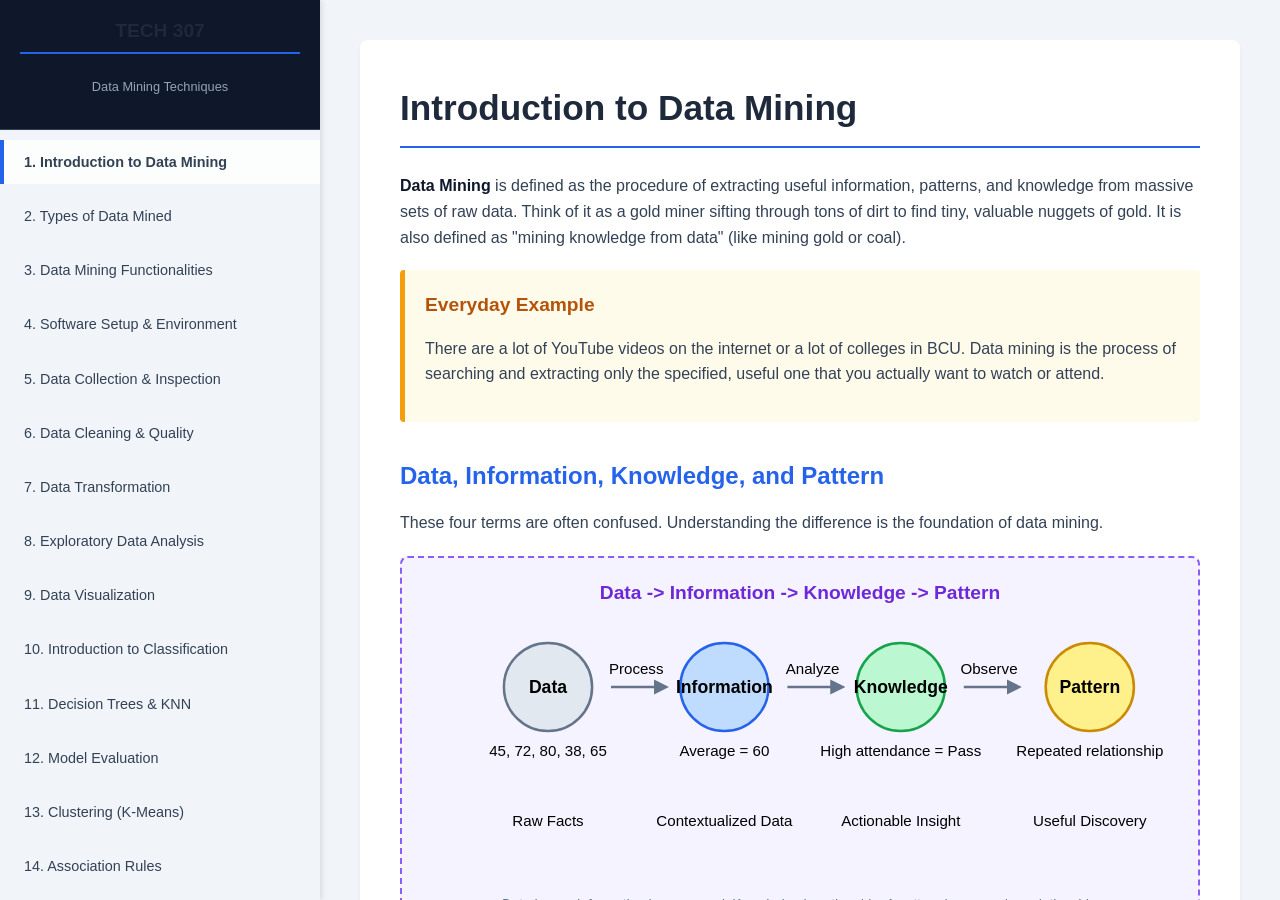
<file: sindex.html>
<!DOCTYPE html>
<html lang="en">
<head>
    <meta charset="UTF-8">
    <meta name="viewport" content="width=device-width, initial-scale=1.0">
    <title>TECH 307: Data Mining Techniques - Interactive Guide</title>
<link rel="stylesheet" href="style.css">


</head>
<body>

    <!-- Sidebar Navigation -->
    <nav class="sidebar">
        <div class="sidebar-header">
            <h1>TECH 307</h1>
            <p>Data Mining Techniques</p>
        </div>
        <ul class="menu" id="menu">
            <!-- Menu items will be injected by JS -->
        </ul>
    </nav>

    <!-- Main Content Area -->
    <main class="main-content" id="main-content">
        <div class="content-container" id="content">
            <!-- Dynamic Content will be loaded here -->
        </div>
    </main>

    <!-- JavaScript Application Logic -->
    <script>
        const modules = {
            1: {
                title: "1. Introduction to Data Mining",
                content: `
                    <h1>Introduction to Data Mining</h1>
                    <p><strong>Data Mining</strong> is defined as the procedure of extracting useful information, patterns, and knowledge from massive sets of raw data. Think of it as a gold miner sifting through tons of dirt to find tiny, valuable nuggets of gold. It is also defined as "mining knowledge from data" (like mining gold or coal).</p>
                    
                    <div class="example-box">
                        <h3>Everyday Example</h3>
                        <p>There are a lot of YouTube videos on the internet or a lot of colleges in BCU. Data mining is the process of searching and extracting only the specified, useful one that you actually want to watch or attend.</p>
                    </div>

                    <h2>Data, Information, Knowledge, and Pattern</h2>
                    <p>These four terms are often confused. Understanding the difference is the foundation of data mining.</p>

                    <div class="visual-box">
                        <h3>Data -> Information -> Knowledge -> Pattern</h3>
                        <svg viewBox="0 0 600 200" xmlns="http://www.w3.org/2000/svg">
                            <defs>
                                <marker id="arrow" viewBox="0 0 10 10" refX="5" refY="5" markerWidth="6" markerHeight="6" orient="auto-start-reverse">
                                    <path d="M 0 0 L 10 5 L 0 10 z" fill="#64748b" />
                                </marker>
                            </defs>
                            <!-- Data -->
                            <circle cx="100" cy="50" r="35" fill="#e2e8f0" stroke="#64748b" stroke-width="2"/>
                            <text x="100" y="55" font-size="14" text-anchor="middle" font-weight="bold">Data</text>
                            <text x="100" y="105" font-size="12" text-anchor="middle">45, 72, 80, 38, 65</text>
                            
                            <!-- Arrow 1 -->
                            <path d="M 150 50 L 190 50" stroke="#64748b" stroke-width="2" marker-end="url(#arrow)"/>
                            <text x="170" y="40" font-size="12" text-anchor="middle">Process</text>

                            <!-- Information -->
                            <circle cx="240" cy="50" r="35" fill="#bfdbfe" stroke="#2563eb" stroke-width="2"/>
                            <text x="240" y="55" font-size="14" text-anchor="middle" font-weight="bold">Information</text>
                            <text x="240" y="105" font-size="12" text-anchor="middle">Average = 60</text>

                            <!-- Arrow 2 -->
                            <path d="M 290 50 L 330 50" stroke="#64748b" stroke-width="2" marker-end="url(#arrow)"/>
                            <text x="310" y="40" font-size="12" text-anchor="middle">Analyze</text>

                            <!-- Knowledge -->
                            <circle cx="380" cy="50" r="35" fill="#bbf7d0" stroke="#16a34a" stroke-width="2"/>
                            <text x="380" y="55" font-size="14" text-anchor="middle" font-weight="bold">Knowledge</text>
                            <text x="380" y="105" font-size="12" text-anchor="middle">High attendance = Pass</text>

                            <!-- Arrow 3 -->
                            <path d="M 430 50 L 470 50" stroke="#64748b" stroke-width="2" marker-end="url(#arrow)"/>
                            <text x="450" y="40" font-size="12" text-anchor="middle">Observe</text>

                            <!-- Pattern -->
                            <circle cx="530" cy="50" r="35" fill="#fef08a" stroke="#ca8a04" stroke-width="2"/>
                            <text x="530" y="55" font-size="14" text-anchor="middle" font-weight="bold">Pattern</text>
                            <text x="530" y="105" font-size="12" text-anchor="middle">Repeated relationship</text>

                            <!-- Extra Labels at Bottom -->
                            <text x="100" y="160" font-size="12" text-anchor="middle">Raw Facts</text>
                            <text x="240" y="160" font-size="12" text-anchor="middle">Contextualized Data</text>
                            <text x="380" y="160" font-size="12" text-anchor="middle">Actionable Insight</text>
                            <text x="530" y="160" font-size="12" text-anchor="middle">Useful Discovery</text>
                        </svg>
                        <div class="diagram-caption">Data is raw. Information is processed. Knowledge is actionable. A pattern is a recurring relationship.</div>
                    </div>

                    <ul>
                        <li><strong>Data:</strong> Raw, unorganized facts. <em>(e.g., The numbers 45, 72, 80, 38, 65)</em>.</li>
                        <li><strong>Information:</strong> Data that has been organized and given context. <em>(e.g., "The average exam score is 60")</em>.</li>
                        <li><strong>Knowledge:</strong> Actionable insights derived from information. <em>(e.g., "Students with high attendance tend to score above 60, so we should create an attendance support program.")</em></li>
                        <li><strong>Pattern:</strong> A repeated or consistent relationship found in the data. For example, noticing that every time a customer buys diapers, they also buy beer. A pattern is the "shape" of the data.</li>
                    </ul>

                    <h2>Data vs Information vs Knowledge in Simple Words</h2>
                    <p>Data are raw facts (78, 65, 90). Information is an interpreted meaning ("The class average is 77.7"). A pattern is a repeated or useful relationship found after examining many records. Knowledge is an interpreted finding that can guide a decision; it is not automatically proof that one factor causes another.</p>

                    <h2>Worked Example: One Dataset, Four Levels</h2>
                    <table>
                        <tr>
                            <th>Level</th>
                            <th>What It Looks Like Here</th>
                            <th>Why It Is At That Level</th>
                        </tr>
                        <tr>
                            <td><strong>Data</strong></td>
                            <td>90, 85, 80, 95, 90, 88, 40, 35, 30</td>
                            <td>Bare numbers. No labels, no meaning.</td>
                        </tr>
                        <tr>
                            <td><strong>Information</strong></td>
                            <td>"Attendance averaged 92% for students who passed and 35% for students who failed."</td>
                            <td>Numbers have been grouped and given context.</td>
                        </tr>
                        <tr>
                            <td><strong>Pattern</strong></td>
                            <td>"Whenever attendance drops below 50%, the result is Fail."</td>
                            <td>The same relationship repeats across many records.</td>
                        </tr>
                        <tr>
                            <td><strong>Knowledge</strong></td>
                            <td>"Introduce an attendance early-warning system at week 4."</td>
                            <td>The pattern has been turned into a decision that can be acted on.</td>
                        </tr>
                    </table>
                    <p><em>Notice: the same nine numbers produced all four levels. Nothing new was collected — the value came from processing, comparing, and interpreting.</em></p>

                    <h2>The KDD Process (Knowledge Discovery in Databases)</h2>
                    <p>Data mining is just <strong>one step</strong> in a much larger pipeline called KDD. You cannot just throw raw data into an algorithm; it must be prepared. The process of turning raw data into useful knowledge follows a sequence: Understand the problem, Select relevant data, Clean the data, Transform it, Apply a mining method, Evaluate, and Communicate findings.</p>

                    <div class="visual-box">
                        <h3>KDD Pipeline Visualization</h3>
                        <svg viewBox="0 0 800 200" xmlns="http://www.w3.org/2000/svg">
                            <rect x="10" y="70" width="100" height="60" rx="5" fill="#eff6ff" stroke="#2563eb" stroke-width="2"/>
                            <text x="60" y="95" font-size="12" text-anchor="middle" fill="#1e293b" font-weight="bold">1. Understand</text>
                            <text x="60" y="110" font-size="12" text-anchor="middle" fill="#1e293b">Problem</text>

                            <rect x="140" y="70" width="100" height="60" rx="5" fill="#eff6ff" stroke="#2563eb" stroke-width="2"/>
                            <text x="190" y="95" font-size="12" text-anchor="middle" fill="#1e293b" font-weight="bold">2. Select</text>
                            <text x="190" y="110" font-size="12" text-anchor="middle" fill="#1e293b">Data</text>

                            <rect x="270" y="70" width="100" height="60" rx="5" fill="#fef2f2" stroke="#ef4444" stroke-width="2"/>
                            <text x="320" y="95" font-size="12" text-anchor="middle" fill="#1e293b" font-weight="bold">3. Clean</text>
                            <text x="320" y="110" font-size="12" text-anchor="middle" fill="#1e293b">Data</text>

                            <rect x="400" y="70" width="100" height="60" rx="5" fill="#eff6ff" stroke="#2563eb" stroke-width="2"/>
                            <text x="450" y="95" font-size="12" text-anchor="middle" fill="#1e293b" font-weight="bold">4. Transform</text>
                            <text x="450" y="110" font-size="12" text-anchor="middle" fill="#1e293b">Data</text>

                            <rect x="530" y="70" width="100" height="60" rx="5" fill="#ecfdf5" stroke="#10b981" stroke-width="3"/>
                            <text x="580" y="95" font-size="12" text-anchor="middle" fill="#1e293b" font-weight="bold">5. DATA</text>
                            <text x="580" y="110" font-size="12" text-anchor="middle" fill="#1e293b" font-weight="bold">MINING</text>

                            <rect x="660" y="70" width="120" height="60" rx="5" fill="#eff6ff" stroke="#2563eb" stroke-width="2"/>
                            <text x="720" y="95" font-size="12" text-anchor="middle" fill="#1e293b" font-weight="bold">6. Evaluate</text>
                            <text x="720" y="110" font-size="12" text-anchor="middle" fill="#1e293b">& Communicate</text>

                            <line x1="110" y1="100" x2="130" y2="100" stroke="#64748b" stroke-width="2" marker-end="url(#arrow)"/>
                            <line x1="240" y1="100" x2="260" y2="100" stroke="#64748b" stroke-width="2" marker-end="url(#arrow)"/>
                            <line x1="370" y1="100" x2="390" y2="100" stroke="#64748b" stroke-width="2" marker-end="url(#arrow)"/>
                            <line x1="500" y1="100" x2="520" y2="100" stroke="#64748b" stroke-width="2" marker-end="url(#arrow)"/>
                            <line x1="630" y1="100" x2="650" y2="100" stroke="#64748b" stroke-width="2" marker-end="url(#arrow)"/>
                        </svg>
                        <div class="diagram-caption">Steps 1–4 usually take far longer than step 5. Preparing data is the biggest part of real projects.</div>
                    </div>

                    <div class="solution-box">
                        <h3>How to Solve: Applying the KDD Process</h3>
                        <p>If your boss asks: "Why are students failing?"</p>
                        <ol>
                            <li><strong>Understand:</strong> Define "failing" (e.g., score below 50).</li>
                            <li><strong>Select:</strong> Gather attendance, assignment scores, and exam scores.</li>
                            <li><strong>Clean:</strong> Remove students who dropped out (so they don't skew the data). Fill in missing marks with the median.</li>
                            <li><strong>Transform:</strong> Convert Pass/Fail text into 1s and 0s.</li>
                            <li><strong>Mine:</strong> Run a Decision Tree to find the exact threshold (e.g., attendance < 60%).</li>
                            <li><strong>Evaluate:</strong> Check if the tree accurately predicts failures on a test set.</li>
                        </ol>
                    </div>
                `
            },
            2: {
                title: "2. Types of Data Mined",
                content: `
                    <h1>Types of Data Mined (Data Mining Activities)</h1>
                    <p>Data isn't just numbers in a spreadsheet. It comes in various structures, and we need different tools to mine them. There are three (3) main types of data that can be mined: <strong>Database Data</strong>, <strong>Data Warehouse Data</strong>, and <strong>Transactional Data</strong>.</p>

                    <h2>1. Database Data (Relational RDBMS)</h2>
                    <p>Data stored in relational database management systems (RDBMS). It is a set of tables with rows (tuples/records) and columns (attributes). It is highly structured.</p>
                    
                    <div class="example-box">
                        <h3>Mining Databases</h3>
                        <p>While mining databases, we search for <strong>trends</strong> (increasing, decreasing, or neutral) or <strong>data patterns</strong> (max, min).</p>
                        <p><strong>Example:</strong> Suppose you have a list of marks for students. To observe the pattern, you check the maximum marks scored and how many students scored them, and the minimum marks scored and how many students scored them. This is done using a database.</p>
                        <p><strong>Use Case 1:</strong> Analyzing customer data to predict the credit risk of a new customer (based on previous customer data).</p>
                        <p><strong>Use Case 2:</strong> Analyzing sale data for any deviation (e.g., company data for either high or low activities based on previous data).</p>
                    </div>
                    
                    <div class="visual-box">
                        <h3>Relational Database Structure</h3>
                        <svg viewBox="0 0 500 150" xmlns="http://www.w3.org/2000/svg">
                            <!-- Table Header -->
                            <rect x="10" y="10" width="480" height="30" fill="#e2e8f0" stroke="#64748b"/>
                            <text x="60" y="30" font-size="14" font-weight="bold">Student ID (Tuple)</text>
                            <text x="160" y="30" font-size="14" font-weight="bold">Name (Attribute)</text>
                            <text x="260" y="30" font-size="14" font-weight="bold">Major (Attribute)</text>
                            <text x="360" y="30" font-size="14" font-weight="bold">GPA (Attribute)</text>
                            
                            <!-- Rows -->
                            <rect x="10" y="40" width="480" height="30" fill="#fff" stroke="#cbd5e1"/>
                            <text x="60" y="60" font-size="14">001</text>
                            <text x="160" y="60" font-size="14">John</text>
                            <text x="260" y="60" font-size="14">CS</text>
                            <text x="360" y="60" font-size="14">3.8</text>

                            <rect x="10" y="70" width="480" height="30" fill="#f8fafc" stroke="#cbd5e1"/>
                            <text x="60" y="90" font-size="14">002</text>
                            <text x="160" y="90" font-size="14">Mary</text>
                            <text x="260" y="90" font-size="14">IT</text>
                            <text x="360" y="90" font-size="14">3.5</text>
                            
                            <rect x="10" y="100" width="480" height="30" fill="#fff" stroke="#cbd5e1"/>
                            <text x="60" y="120" font-size="14">003</text>
                            <text x="160" y="120" font-size="14">Peter</text>
                            <text x="260" y="120" font-size="14">CS</text>
                            <text x="360" y="120" font-size="14">2.9</text>
                        </svg>
                        <div class="diagram-caption">A Relational Table: Rows are records (individuals), Columns are attributes (features).</div>
                    </div>

                    <h2>2. Data Warehouse Data (Data Cube)</h2>
                    <p>A massive collection of data integrated from different sources with querying and decision-making capabilities. You can perform querying (insert, create, delete) and decision making (increasing or decreasing price by discount).</p>
                    <p>In a database, data is stored in tables. In a data warehouse, data is stored in a multidimensional structure called a <strong>Data Cube</strong>. In a database, columns are represented as attributes, but in a data warehouse, each dimension of the cube represents an attribute.</p>

                    <div class="visual-box">
                        <h3>Data Cube Visualization</h3>
                        <svg viewBox="0 0 400 250" xmlns="http://www.w3.org/2000/svg">
                            <!-- 3D Cube -->
                            <polygon points="100,80 200,30 300,80 200,130" fill="#e0e7ff" stroke="#4f46e5" stroke-width="2"/>
                            <polygon points="100,80 200,130 200,230 100,180" fill="#c7d2fe" stroke="#4f46e5" stroke-width="2"/>
                            <polygon points="200,130 300,80 300,180 200,230" fill="#a5b4fc" stroke="#4f46e5" stroke-width="2"/>
                            
                            <!-- Labels -->
                            <text x="200" y="20" font-size="12" text-anchor="middle" font-weight="bold">Time (Year)</text>
                            <text x="70" y="150" font-size="12" text-anchor="middle" transform="rotate(-90 70,150)">Location</text>
                            <text x="320" y="150" font-size="12" text-anchor="middle" transform="rotate(90 320,150)">Item Types</text>
                            
                            <!-- Inner cell -->
                            <text x="200" y="140" font-size="14" text-anchor="middle" font-weight="bold">500</text>
                            <text x="200" y="160" font-size="10" text-anchor="middle">Sales</text>
                        </svg>
                        <div class="diagram-caption">A Data Cube: Each dimension (Time, Location, Product) is an attribute. The intersection holds the measure (e.g., Sales of Pencil, Pen).</div>
                    </div>

                    <h2>3. Transactional Data</h2>
                    <p>Each record is called a <strong>transaction</strong>. Examples include customer sales, flight bookings, and user clicks on a web page (how many times a user clicked a particular page). A transaction has a transaction ID and a list of items making the transaction.</p>
                    <ul>
                        <li><strong>Example:</strong> A supermarket receipt (T1: Bread, Milk, Eggs).</li>
                        <li><strong>Goal:</strong> From transaction data, we can mine <strong>frequent patterns</strong> (Market Basket Analysis) to see what items are bought together.</li>
                    </ul>

                    <div class="visual-box">
                        <h3>Transactional Data (Basket Format)</h3>
                        <svg viewBox="0 0 620 210" xmlns="http://www.w3.org/2000/svg">
                            <text x="310" y="18" font-size="13" font-weight="bold" text-anchor="middle">Each row is one transaction (one receipt)</text>
                            <rect x="20" y="30" width="580" height="28" fill="#e2e8f0" stroke="#64748b"/>
                            <text x="70" y="49" font-size="12" text-anchor="middle" font-weight="bold">TID</text>
                            <text x="330" y="49" font-size="12" text-anchor="middle" font-weight="bold">Items Bought</text>

                            <rect x="20" y="58" width="580" height="28" fill="#ffffff" stroke="#cbd5e1"/>
                            <text x="70" y="77" font-size="12" text-anchor="middle">T1</text>
                            <text x="330" y="77" font-size="12" text-anchor="middle">Bread, Milk</text>

                            <rect x="20" y="86" width="580" height="28" fill="#f8fafc" stroke="#cbd5e1"/>
                            <text x="70" y="105" font-size="12" text-anchor="middle">T2</text>
                            <text x="330" y="105" font-size="12" text-anchor="middle">Bread, Diapers, Beer, Eggs</text>

                            <rect x="20" y="114" width="580" height="28" fill="#ffffff" stroke="#cbd5e1"/>
                            <text x="70" y="133" font-size="12" text-anchor="middle">T3</text>
                            <text x="330" y="133" font-size="12" text-anchor="middle">Milk, Diapers, Beer, Cola</text>

                            <rect x="20" y="142" width="580" height="28" fill="#f8fafc" stroke="#cbd5e1"/>
                            <text x="70" y="161" font-size="12" text-anchor="middle">T4</text>
                            <text x="330" y="161" font-size="12" text-anchor="middle">Bread, Milk, Diapers, Beer</text>

                            <text x="310" y="195" font-size="12" text-anchor="middle" fill="#475569">There are no columns for "colour" or "price" — just an ID and a set of items.</text>
                        </svg>
                        <div class="diagram-caption">Transactional data is "wide" (one row, many items) rather than "tall" (one row, one item). Association rules are mined from this shape.</div>
                    </div>

                    <div class="example-box">
                        <h3>How the three types differ, in one table</h3>
                        <table>
                            <tr>
                                <th>Type</th>
                                <th>Shape</th>
                                <th>Typical Question</th>
                                <th>Example Tool / Technique</th>
                            </tr>
                            <tr>
                                <td>Database</td>
                                <td>Rows and columns (2D table)</td>
                                <td>"What is the average GPA of CS students?"</td>
                                <td>SQL query, decision tree</td>
                            </tr>
                            <tr>
                                <td>Data Warehouse</td>
                                <td>Cube (3+ dimensions)</td>
                                <td>"Sales of pens in Suva in 2024 by quarter?"</td>
                                <td>OLAP slice-and-dice</td>
                            </tr>
                            <tr>
                                <td>Transactional</td>
                                <td>ID + item set</td>
                                <td>"What is bought with bread?"</td>
                                <td>Association rules (support, confidence, lift)</td>
                            </tr>
                        </table>
                    </div>

                    <h2>4. Other General Types of Data</h2>
                    <ul>
                        <li><strong>Sequence Data:</strong> Stock market-related data where order matters.</li>
                        <li><strong>Data Streams:</strong> Data that is continuously transmitted.</li>
                        <li><strong>Special Data:</strong> Maps.</li>
                        <li><strong>Engineering Design Data:</strong> Digital circuits.</li>
                        <li><strong>Hypertext & Multimedia:</strong> Audio, video.</li>
                        <li><strong>Web Data:</strong> Web page-related data.</li>
                    </ul>
                `
            },
            3: {
                title: "3. Data Mining Functionalities",
                content: `
                    <h1>Data Mining Functionalities & Techniques</h1>
                    <p>What exactly can data mining <em>do</em>? There are major functionalities that describe what kind of patterns can be mined from data.</p>

                    <h2>A. Concept / Class Description (Definition)</h2>
                    <p>Data is always associated with classes or concepts. All classes or concepts need descriptions, which can be done in two ways:</p>
                    <ul>
                        <li><strong>Data Characterization:</strong> Refers to the summary of the class or concept being studied or mined. It provides a general overview. <em>Example: What does a typical "A" student look like? (High attendance, uses library regularly).</em></li>
                        <li><strong>Data Discrimination:</strong> Compares the common features of two or more classes or concepts. It looks at the differences between them using bar charts, curves, or graphs. <em>Example: What is the difference between students who Pass vs. Fail?</em></li>
                    </ul>

                    <div class="example-box">
                        <h3>Characterization vs Discrimination in Practice</h3>
                        <p><strong>Characterization</strong> answers "What is normal for this group?" — e.g., the average attendance of passing students is 84%, and their average assignment mark is 80%.</p>
                        <p><strong>Discrimination</strong> answers "How do these two groups differ?" — e.g., passing students attend 84% on average, failing students attend only 42% on average. The <em>gap</em> is the discriminated feature.</p>
                    </div>

                    <h2>B. Mining Frequent Patterns, Associations, and Correlations</h2>
                    <p>Frequent patterns are things found most commonly in data (happening more times). This includes frequent itemsets, frequent subsequences, and frequent substructures.</p>
                    <ul>
                        <li><strong>Association Analysis:</strong> A way of identifying the relationship between various items (how data are related to each other). <em>Example: Used to determine the sales of items that are frequently purchased together. (Dry fruit is frequently purchased; Dry fruit + Chocolate are purchased together).</em></li>
                        <li><strong>Correlation Analysis:</strong> A mathematical technique that shows how strongly a pair of attributes are related together. <em>Example: Tall people tend to have more weight (Tall = Attribute 1, Weight = Attribute 2).</em></li>
                    </ul>

                    <h2>C. Classification and Regression (Predictive Analysis)</h2>
                    <p>Predictive analysis involves predicting missing data (if new data is missing or wrong, you predict data to correct or replace it).</p>
                    <table>
                        <tr>
                            <th>Task</th>
                            <th>Output</th>
                            <th>Example</th>
                        </tr>
                        <tr>
                            <td><strong>Classification</strong></td>
                            <td>A <strong>Category</strong> (Class)</td>
                            <td>Process of finding a model that distinguishes data items. A <strong>Decision Tree</strong> is used for classification. Output is a label (e.g., Pass or Fail, Chocolate Wrapper Color).</td>
                        </tr>
                        <tr>
                            <td><strong>Regression</strong></td>
                            <td>A <strong>Continuous Number</strong></td>
                            <td>A statistical methodology used for numeric prediction of missing data based on previous data. Output is a real number (e.g., predicting an exact exam score like 78.5).</td>
                        </tr>
                    </table>

                    <div class="visual-box">
                        <h3>Classification vs Regression</h3>
                        <svg viewBox="0 0 620 200" xmlns="http://www.w3.org/2000/svg">
                            <!-- Classification side -->
                            <text x="150" y="20" font-size="13" font-weight="bold" text-anchor="middle">Classification = which box?</text>
                            <rect x="40" y="40" width="220" height="120" rx="8" fill="#eff6ff" stroke="#2563eb" stroke-width="2"/>
                            <circle cx="90" cy="80" r="6" fill="#16a34a"/>
                            <circle cx="120" cy="70" r="6" fill="#16a34a"/>
                            <circle cx="105" cy="105" r="6" fill="#16a34a"/>
                            <circle cx="190" cy="130" r="6" fill="#dc2626"/>
                            <circle cx="215" cy="115" r="6" fill="#dc2626"/>
                            <circle cx="200" cy="145" r="6" fill="#dc2626"/>
                            <text x="115" y="155" font-size="11" text-anchor="middle" fill="#166534">Class: PASS</text>
                            <text x="205" y="175" font-size="11" text-anchor="middle" fill="#991b1b">Class: FAIL</text>
                            <text x="150" y="192" font-size="11" text-anchor="middle">Output = a label</text>

                            <!-- Regression side -->
                            <text x="470" y="20" font-size="13" font-weight="bold" text-anchor="middle">Regression = what number?</text>
                            <rect x="360" y="40" width="220" height="120" rx="8" fill="#ecfdf5" stroke="#10b981" stroke-width="2"/>
                            <line x1="380" y1="145" x2="560" y2="145" stroke="#475569" stroke-width="2"/>
                            <line x1="380" y1="145" x2="380" y2="55" stroke="#475569" stroke-width="2"/>
                            <circle cx="400" cy="130" r="4" fill="#0f766e"/>
                            <circle cx="430" cy="115" r="4" fill="#0f766e"/>
                            <circle cx="460" cy="100" r="4" fill="#0f766e"/>
                            <circle cx="495" cy="85" r="4" fill="#0f766e"/>
                            <circle cx="530" cy="65" r="4" fill="#0f766e"/>
                            <line x1="390" y1="138" x2="545" y2="58" stroke="#ef4444" stroke-width="2"/>
                            <text x="470" y="175" font-size="11" text-anchor="middle">Output = a number (e.g., 78.5)</text>
                        </svg>
                        <div class="diagram-caption">If the answer is a word/label, it is classification. If the answer is a quantity, it is regression.</div>
                    </div>

                    <h2>D. Cluster Analysis</h2>
                    <p>Cluster means group. Data items are clustered based on the principle of maximizing the <strong>intraclass similarity</strong> (similarity within the same class) and minimizing the <strong>interclass similarity</strong> (similarity between different classes).</p>
                    <p>Unlike classification, the dataset does not need pre-assigned group labels. The algorithm finds the groups naturally.</p>
                    <ul>
                        <li><em>Example:</em> A telecom company groups customers into "High Data Users," "Senior Citizens," and "Budget Users" to offer them different plans.</li>
                    </ul>

                    <div class="visual-box">
                        <h3>Intra-class vs Inter-class Similarity</h3>
                        <svg viewBox="0 0 480 220" xmlns="http://www.w3.org/2000/svg">
                            <ellipse cx="120" cy="80" rx="80" ry="55" fill="#dbeafe" stroke="#2563eb" stroke-dasharray="5,4"/>
                            <ellipse cx="350" cy="140" rx="80" ry="55" fill="#dcfce7" stroke="#16a34a" stroke-dasharray="5,4"/>
                            <circle cx="90" cy="65" r="6" fill="#1d4ed8"/>
                            <circle cx="130" cy="60" r="6" fill="#1d4ed8"/>
                            <circle cx="150" cy="95" r="6" fill="#1d4ed8"/>
                            <circle cx="100" cy="105" r="6" fill="#1d4ed8"/>
                            <circle cx="320" cy="125" r="6" fill="#15803d"/>
                            <circle cx="360" cy="120" r="6" fill="#15803d"/>
                            <circle cx="380" cy="155" r="6" fill="#15803d"/>
                            <circle cx="330" cy="165" r="6" fill="#15803d"/>
                            <!-- short links -->
                            <line x1="90" y1="65" x2="130" y2="60" stroke="#1d4ed8" stroke-width="1.5"/>
                            <line x1="130" y1="60" x2="150" y2="95" stroke="#1d4ed8" stroke-width="1.5"/>
                            <line x1="320" y1="125" x2="360" y2="120" stroke="#15803d" stroke-width="1.5"/>
                            <!-- long link -->
                            <line x1="150" y1="95" x2="320" y2="125" stroke="#ef4444" stroke-width="2" stroke-dasharray="6,4"/>
                            <text x="235" y="105" font-size="11" text-anchor="middle" fill="#b91c1c">far apart</text>
                            <text x="120" y="165" font-size="11" text-anchor="middle" fill="#1e40af">short distances inside = good</text>
                            <text x="350" y="205" font-size="11" text-anchor="middle" fill="#166534">long distances between = good</text>
                        </svg>
                        <div class="diagram-caption">A good clustering keeps points inside a cluster close and keeps the clusters far apart.</div>
                    </div>

                    <h2>E. Outlier Analysis (Anomaly Mining)</h2>
                    <p>Among the data items in a database, there may be some items which do not follow the general behavior of the data. These data items are called <strong>outliers</strong>, noise, or exceptions. </p>
                    <ul>
                        <li><em>Example:</em> In the dataset {2, 4, 6, 7, 8, 9, 10, 12}, the number 7 is an outlier.</li>
                        <li><em>Real-world Example:</em> A credit card suddenly making a $5,000 purchase in a foreign country when the user usually spends $50 on groceries at home.</li>
                    </ul>
                `
            },
            4: {
                title: "4. Software Setup & Environment",
                content: `
                    <h1>Software Setup Guide</h1>
                    <p>We will use <strong>Python</strong> and <strong>Visual Studio Code (VS Code)</strong>. Python is the industry standard because of its powerful libraries like Pandas and Scikit-Learn.</p>

                    <div class="setup-box">
                        <h3>Step 1: Install Python</h3>
                        <p>Go to <a href="https://www.python.org/downloads/" target="_blank">python.org</a>. Download the latest Python 3 version. <br>
                        <strong>CRITICAL:</strong> Check the box that says <strong>"Add Python 3.x to PATH"</strong> at the bottom of the installer. If you miss this, your computer won't know where Python is.</p>
                    </div>

                    <div class="setup-box">
                        <h3>Step 2: Install VS Code</h3>
                        <p>Go to <a href="https://code.visualstudio.com/" target="_blank">code.visualstudio.com</a> and download the installer for your OS. Open VS Code, go to the Extensions tab, and search for <strong>"Python"</strong> by Microsoft. Click Install.</p>
                    </div>

                    <div class="setup-box">
                        <h3>Step 3: Install Libraries</h3>
                        <p>Create a folder on your desktop called <code>TECH307_Practicals</code>. Open this folder in VS Code. Go to <strong>Terminal > New Terminal</strong> and paste this command:</p>
                        <div class="code-container">
                            <div class="code-header"><span>Terminal Command</span></div>
                            <pre>python -m pip install pandas numpy matplotlib seaborn scikit-learn jupyter</pre>
                        </div>
                        <p><em>Note: If you get an error saying "python is not recognized", try replacing <code>python</code> with <code>py</code>.</em></p>
                    </div>

                    <h2>What Each Library Does</h2>
                    <table>
                        <tr>
                            <th>Library</th>
                            <th>Main Job</th>
                            <th>Typical Command</th>
                        </tr>
                        <tr>
                            <td><strong>pandas</strong></td>
                            <td>Loading, cleaning and reshaping tables (DataFrames)</td>
                            <td><code>pd.read_csv("data.csv")</code></td>
                        </tr>
                        <tr>
                            <td><strong>numpy</strong></td>
                            <td>Fast numerical arrays and maths</td>
                            <td><code>np.mean(arr)</code></td>
                        </tr>
                        <tr>
                            <td><strong>matplotlib</strong></td>
                            <td>Basic plotting (bars, lines, scatter)</td>
                            <td><code>plt.scatter(x, y)</code></td>
                        </tr>
                        <tr>
                            <td><strong>seaborn</strong></td>
                            <td>Prettier statistical plots built on matplotlib</td>
                            <td><code>sns.boxplot(data=df)</code></td>
                        </tr>
                        <tr>
                            <td><strong>scikit-learn</strong></td>
                            <td>Machine learning algorithms and scalers</td>
                            <td><code>DecisionTreeClassifier()</code></td>
                        </tr>
                        <tr>
                            <td><strong>jupyter</strong></td>
                            <td>Notebook environment (optional)</td>
                            <td><code>jupyter notebook</code></td>
                        </tr>
                    </table>

                    <div class="practical-box">
                        <h3>Lab 1: Test Your Setup</h3>
                        <p>Create a new file named <code>test_python.py</code> and type the following code. Save it and click the "Play" button in the top right corner.</p>
                        <div class="code-container">
                            <div class="code-header">
                                <span>test_python.py</span>
                                <button class="copy-btn" onclick="copyCode(this)">Copy</button>
                            </div>
                            <pre><span class="function">print</span>(<span class="string">"Welcome to TECH 307 Data Mining"</span>)
<span class="function">print</span>(<span class="string">"Python is ready for practical work"</span>)</pre>
                        </div>
                        <div class="output-block">
> Welcome to TECH 307 Data Mining
> Python is ready for practical work
                        </div>
                    </div>

                    <div class="practical-box">
                        <h3>Lab 1b: Confirm the Libraries Are Installed</h3>
                        <p>Run this one-liner to confirm everything imported correctly. If it prints the version numbers with no errors, your environment is ready.</p>
                        <div class="code-container">
                            <div class="code-header">
                                <span>check_libraries.py</span>
                                <button class="copy-btn" onclick="copyCode(this)">Copy</button>
                            </div>
                            <pre><span class="keyword">import</span> pandas, numpy, matplotlib, sklearn
<span class="function">print</span>(<span class="string">"pandas:"</span>, pandas.__version__)
<span class="function">print</span>(<span class="string">"numpy:"</span>, numpy.__version__)
<span class="function">print</span>(<span class="string">"matplotlib:"</span>, matplotlib.__version__)
<span class="function">print</span>(<span class="string">"scikit-learn:"</span>, sklearn.__version__)</pre>
                        </div>
                        <div class="output-block">
pandas: 2.2.2
numpy: 1.26.4
matplotlib: 3.8.4
scikit-learn: 1.4.2
                        </div>
                        <p><em>Your version numbers will be different — that is fine. What matters is that no error appears.</em></p>
                    </div>

                    <h2>Troubleshooting Tips</h2>
                    <ul>
                        <li><strong>FileNotFoundError:</strong> Confirm the CSV file is saved in the same folder as the Python script, or provide the correct file path.</li>
                        <li><strong>ModuleNotFoundError:</strong> Install the missing package using <code>python -m pip install package_name</code> and check the selected interpreter in VS Code.</li>
                        <li><strong>SyntaxError:</strong> Check spelling, brackets, quotation marks, and indentation.</li>
                        <li><strong>A chart does not appear:</strong> Confirm <code>plt.show()</code> is included and the script runs without an earlier error.</li>
                    </ul>
                `
            },
            5: {
                title: "5. Data Collection & Inspection",
                content: `
                    <h1>Data Collection & Inspection</h1>
                    <p>Before we can mine data, we must load it into our program. The most common format for beginners is the <strong>CSV (Comma Separated Values)</strong> file. CSV is a simple text format where each line usually represents a row and commas separate fields.</p>
                    
                    <h2>Dataset vs. DataFrame</h2>
                    <p>A <strong>Dataset</strong> is the raw collection of data (e.g., the CSV file on your hard drive). A <strong>DataFrame</strong> is the Python object (specifically in Pandas) that holds the dataset in memory (RAM) so you can manipulate it.</p>

                    <div class="visual-box">
                        <h3>Dataset vs DataFrame</h3>
                        <svg viewBox="0 0 600 150" xmlns="http://www.w3.org/2000/svg">
                            <!-- CSV File -->
                            <rect x="50" y="20" width="150" height="100" fill="#f1f5f9" stroke="#64748b" stroke-width="2"/>
                            <text x="125" y="40" font-size="14" text-anchor="middle" font-weight="bold">Dataset (CSV)</text>
                            <text x="125" y="60" font-size="10" font-family="monospace">Name, Age, Score</text>
                            <text x="125" y="75" font-size="10" font-family="monospace">John, 20, 90</text>
                            <text x="125" y="90" font-size="10" font-family="monospace">Mary, 22, 95</text>
                            <text x="125" y="105" font-size="10" font-family="monospace">Peter, 21, 80</text>

                            <!-- Arrow -->
                            <path d="M 220 70 L 300 70" stroke="#64748b" stroke-width="2" marker-end="url(#arrow)"/>
                            <text x="260" y="60" font-size="12" text-anchor="middle">read_csv()</text>

                            <!-- DataFrame -->
                            <rect x="320" y="20" width="200" height="100" fill="#eff6ff" stroke="#2563eb" stroke-width="2"/>
                            <rect x="320" y="20" width="200" height="25" fill="#bfdbfe" stroke="#2563eb" stroke-width="2"/>
                            <text x="420" y="38" font-size="14" text-anchor="middle" font-weight="bold">DataFrame (RAM)</text>
                            
                            <text x="350" y="65" font-size="10" font-family="monospace">Name</text>
                            <text x="420" y="65" font-size="10" font-family="monospace">Age</text>
                            <text x="490" y="65" font-size="10" font-family="monospace">Score</text>
                            
                            <text x="350" y="85" font-size="10" font-family="monospace">John</text>
                            <text x="420" y="85" font-size="10" font-family="monospace">20</text>
                            <text x="490" y="85" font-size="10" font-family="monospace">90</text>
                            
                            <text x="350" y="105" font-size="10" font-family="monospace">Mary</text>
                            <text x="420" y="105" font-size="10" font-family="monospace">22</text>
                            <text x="490" y="105" font-size="10" font-family="monospace">95</text>
                        </svg>
                        <div class="diagram-caption">The CSV on disk is passive. read_csv() copies it into a DataFrame so Python can compute with it.</div>
                    </div>

                    <h2>Rows, Columns, Records, and Attributes</h2>
                    <ul>
                        <li><strong>Record (Row):</strong> One observation, such as one student's information. In a table of 50 students and 5 fields, there are 50 records.</li>
                        <li><strong>Attribute (Column/Feature):</strong> A field or variable describing each record (e.g., Attendance, Assignment mark). There are 5 attributes in that table.</li>
                        <li><strong>Data Item:</strong> A single value within a dataset (e.g., the number '90' in the Score column).</li>
                        <li><strong>Features:</strong> The input information used by a model (e.g., Attendance, Assignment).</li>
                        <li><strong>Label (Target):</strong> The outcome the model is asked to predict (e.g., Result: Pass/Fail).</li>
                    </ul>

                    <h2>Data Types</h2>
                    <ul>
                        <li><strong>Numerical Data:</strong> Numbers, such as age or score. (Discrete = countable, Continuous = any value in a range).</li>
                        <li><strong>Categorical Data:</strong> Groups, such as department or county. (Nominal = no order, Ordinal = ordered like Low, Medium, High).</li>
                        <li><strong>Text Data:</strong> Comments or descriptions.</li>
                        <li><strong>Date/Time Data:</strong> Registration date.</li>
                        <li><strong>Boolean Data:</strong> Two states, such as Yes/No.</li>
                    </ul>

                    <div class="visual-box">
                        <h3>Data Type Tree</h3>
                        <svg viewBox="0 0 640 200" xmlns="http://www.w3.org/2000/svg">
                            <rect x="260" y="10" width="120" height="30" rx="6" fill="#e2e8f0" stroke="#475569" stroke-width="2"/>
                            <text x="320" y="30" font-size="12" text-anchor="middle" font-weight="bold">Data</text>

                            <line x1="320" y1="40" x2="120" y2="75" stroke="#94a3b8" stroke-width="2"/>
                            <line x1="320" y1="40" x2="320" y2="75" stroke="#94a3b8" stroke-width="2"/>
                            <line x1="320" y1="40" x2="520" y2="75" stroke="#94a3b8" stroke-width="2"/>

                            <rect x="60" y="75" width="120" height="30" rx="6" fill="#dbeafe" stroke="#2563eb" stroke-width="2"/>
                            <text x="120" y="95" font-size="12" text-anchor="middle">Numerical</text>
                            <rect x="260" y="75" width="120" height="30" rx="6" fill="#dcfce7" stroke="#16a34a" stroke-width="2"/>
                            <text x="320" y="95" font-size="12" text-anchor="middle">Categorical</text>
                            <rect x="460" y="75" width="120" height="30" rx="6" fill="#fef9c3" stroke="#ca8a04" stroke-width="2"/>
                            <text x="520" y="95" font-size="12" text-anchor="middle">Other</text>

                            <line x1="120" y1="105" x2="80" y2="140" stroke="#94a3b8" stroke-width="2"/>
                            <line x1="120" y1="105" x2="160" y2="140" stroke="#94a3b8" stroke-width="2"/>
                            <line x1="320" y1="105" x2="280" y2="140" stroke="#94a3b8" stroke-width="2"/>
                            <line x1="320" y1="105" x2="360" y2="140" stroke="#94a3b8" stroke-width="2"/>
                            <line x1="520" y1="105" x2="470" y2="140" stroke="#94a3b8" stroke-width="2"/>
                            <line x1="520" y1="105" x2="570" y2="140" stroke="#94a3b8" stroke-width="2"/>

                            <text x="80" y="158" font-size="11" text-anchor="middle">Discrete (1,2,3)</text>
                            <text x="160" y="158" font-size="11" text-anchor="middle">Continuous (72.4)</text>
                            <text x="280" y="158" font-size="11" text-anchor="middle">Nominal (Red)</text>
                            <text x="360" y="158" font-size="11" text-anchor="middle">Ordinal (Low/Med/High)</text>
                            <text x="470" y="158" font-size="11" text-anchor="middle">Text / Date</text>
                            <text x="570" y="158" font-size="11" text-anchor="middle">Boolean (Yes/No)</text>
                        </svg>
                        <div class="diagram-caption">Knowing the type decides which statistics and encodings are valid. You cannot average "Red".</div>
                    </div>

                    <h2>Structured vs Unstructured Data</h2>
                    <p><strong>Structured data</strong> fits nicely into rows and columns (like a relational database). <strong>Unstructured data</strong> includes photographs, audio, video, and free-form documents. <strong>Semi-structured data</strong> includes JSON and some log files.</p>

                    <h2>Handy Pandas Inspection Commands</h2>
                    <table>
                        <tr>
                            <th>Command</th>
                            <th>What It Tells You</th>
                        </tr>
                        <tr><td><code>df.head()</code></td><td>First 5 rows (a quick sanity check)</td></tr>
                        <tr><td><code>df.shape</code></td><td>(rows, columns) as a tuple</td></tr>
                        <tr><td><code>df.info()</code></td><td>Column names, non-null counts and data types</td></tr>
                        <tr><td><code>df.describe()</code></td><td>count, mean, std, min, quartiles, max for numeric columns</td></tr>
                        <tr><td><code>df.isnull().sum()</code></td><td>Number of missing values per column</td></tr>
                        <tr><td><code>df.duplicated().sum()</code></td><td>Number of exact duplicate rows</td></tr>
                        <tr><td><code>df["Result"].value_counts()</code></td><td>How many Pass / Fail (category counts)</td></tr>
                    </table>

                    <h2>Step 1: Create the Dataset</h2>
                    <p>Create a file named <code>students.csv</code> in your folder. Open it in Notepad or VS Code and paste this data:</p>
                    <div class="code-container">
                        <div class="code-header"><span>students.csv</span></div>
                        <pre>Student,Attendance,Assignment,Exam,Result
John,90,85,80,Pass
Mary,95,90,88,Pass
Peter,40,35,30,Fail
James,75,70,65,Pass
Sarah,30,25,20,Fail</pre>
                    </div>

                    <h2>Step 2: Inspect the Data using Pandas</h2>
                    <p>Pandas is the Python library for data manipulation. It loads data into a structure called a <strong>DataFrame</strong>.</p>
                    <div class="code-container">
                        <div class="code-header">
                            <span>inspect_data.py</span>
                            <button class="copy-btn" onclick="copyCode(this)">Copy</button>
                        </div>
                        <pre><span class="keyword">import</span> pandas <span class="keyword">as</span> pd

<span class="comment"># Load the CSV file</span>
df = pd.<span class="function">read_csv</span>(<span class="string">"students.csv"</span>)

<span class="comment"># 1. Preview the first 5 rows</span>
<span class="function">print</span>(<span class="string">"--- HEAD ---"</span>)
<span class="function">print</span>(df.<span class="function">head</span>())

<span class="comment"># 2. Check the shape (rows, columns)</span>
<span class="function">print</span>(<span class="string">"\\n--- SHAPE ---"</span>)
<span class="function">print</span>(df.shape)

<span class="comment"># 3. Get data types and check for missing values</span>
<span class="function">print</span>(<span class="string">"\\n--- INFO ---"</span>)
df.<span class="function">info</span>()</pre>
                    </div>

                    <div class="output-block">
--- HEAD ---
  Student  Attendance  Assignment  Exam Result
0    John          90          85    80   Pass
1    Mary          95          90    88   Pass
2   Peter          40          35    30   Fail
3   James          75          70    65   Pass
4   Sarah          30          25    20   Fail

--- SHAPE ---
(5, 5)

--- INFO ---
<class 'pandas.core.frame.DataFrame'>
RangeIndex: 5 entries, 0 to 4
Data columns (total 5 columns):
 #   Column      Non-Null Count  Dtype 
---  ------      --------------  ----- 
 0   Student     5 non-null      object
 1   Attendance  5 non-null      int64 
 2   Assignment  5 non-null      int64 
 3   Exam        5 non-null      int64 
 4   Result      5 non-null      object
dtypes: int64(3), object(2)
                    </div>

                    <div class="example-box">
                        <h3>Reading the output</h3>
                        <p><strong>shape (5, 5)</strong> means 5 records and 5 attributes. <strong>int64</strong> columns are numbers Python can compute with. <strong>object</strong> columns are text — Python cannot do maths on "Pass", so these must be encoded later (see Module 7). <strong>5 non-null</strong> means no missing values were found in this small file.</p>
                    </div>
                `
            },
            6: {
                title: "6. Data Cleaning & Quality",
                content: `
                    <h1>Data Cleaning & Quality</h1>
                    <p>Real-world data is messy. If you feed bad data into an algorithm, you get bad results (Garbage In, Garbage Out). Cleaning checks whether data is complete, consistent, valid, and relevant.</p>

                    <h2>Common Data Quality Issues</h2>
                    <table>
                        <tr>
                            <th>Issue</th>
                            <th>Example</th>
                            <th>Solution</th>
                        </tr>
                        <tr>
                            <td><strong>Missing Values</strong></td>
                            <td>A blank cell for Attendance. It may be left blank, filled using a justified method (like median), or the record/field may be excluded.</td>
                            <td>Fill with Median (safe) or drop the row.</td>
                        </tr>
                        <tr>
                            <td><strong>Duplicates</strong></td>
                            <td>A form is submitted twice. Two students might share a name, so name alone is not a safe unique identifier.</td>
                            <td>Identify by unique ID, then drop exact duplicates.</td>
                        </tr>
                        <tr>
                            <td><strong>Inconsistent</strong></td>
                            <td>"M", "male", "Male".</td>
                            <td>Standardize all to "Male" after confirming their meaning.</td>
                        </tr>
                        <tr>
                            <td><strong>Invalid Values</strong></td>
                            <td>An attendance percentage of 145 (when the scale is 0-100).</td>
                            <td>Investigate before deleting. It could be a typo.</td>
                        </tr>
                    </table>

                    <div class="example-box">
                        <h3>Why not replace missing marks with 0?</h3>
                        <p>If a student's exam mark is missing, replacing it with 0 implies they scored zero. This will falsely lower the class average and might cause the model to wrongly predict they will fail. It's better to use the <strong>median</strong> or leave it blank. Never remove or replace data without checking the reason and documenting the decision.</p>
                    </div>

                    <h2>Practical Python Example</h2>
                    <div class="code-container">
                        <div class="code-header">
                            <span>cleaning_practice.py</span>
                            <button class="copy-btn" onclick="copyCode(this)">Copy</button>
                        </div>
                        <pre><span class="keyword">import</span> pandas <span class="keyword">as</span> pd

data = {
    <span class="string">"Student"</span>: [<span class="string">"John"</span>, <span class="string">"Mary"</span>, <span class="string">"Peter"</span>, <span class="string">"Mary"</span>],
    <span class="string">"Attendance"</span>: [<span class="number">90</span>, <span class="number">95</span>, <span class="keyword">None</span>, <span class="number">95</span>],
    <span class="string">"Gender"</span>: [<span class="string">"M"</span>, <span class="string">"Female"</span>, <span class="string">"male"</span>, <span class="string">"Female"</span>]
}
df = pd.<span class="function">DataFrame</span>(data)

<span class="comment"># 1. Standardize categories</span>
df[<span class="string">"Gender"</span>] = df[<span class="string">"Gender"</span>].<span class="function">replace</span>({<span class="string">"M"</span>: <span class="string">"Male"</span>, <span class="string">"male"</span>: <span class="string">"Male"</span>})

<span class="comment"># 2. Remove duplicate rows</span>
df = df.<span class="function">drop_duplicates</span>()

<span class="comment"># 3. Fill missing Attendance with the Median</span>
median_att = df[<span class="string">"Attendance"</span>].<span class="function">median</span>() <span class="comment"># Median of 90, 95, 95 = 95</span>
df[<span class="string">"Attendance"</span>] = df[<span class="string">"Attendance"</span>].<span class="function">fillna</span>(median_att)

<span class="function">print</span>(df)</pre>
                    </div>
                    <div class="output-block">
  Student  Attendance  Gender
0    John          90    Male
1    Mary          95  Female
2   Peter          95    Male
                    </div>

                    <h2>Outliers and Invalid Values</h2>
                    <p>An outlier is an unusually distant value. A very high value may also be genuine in other contexts (e.g., a VIP customer or a brilliant student). Investigate before deleting. Deleting data blindly can hide fraud or important discoveries.</p>

                    <h2>Cleaning Command Reference</h2>
                    <table>
                        <tr>
                            <th>Task</th>
                            <th>Pandas Command</th>
                            <th>Effect</th>
                        </tr>
                        <tr>
                            <td>Count missing values</td>
                            <td><code>df.isnull().sum()</code></td>
                            <td>Shows gaps per column before you decide what to do</td>
                        </tr>
                        <tr>
                            <td>Fill missing numbers</td>
                            <td><code>df["Attendance"].fillna(df["Attendance"].median())</code></td>
                            <td>Replaces gaps with the middle value</td>
                        </tr>
                        <tr>
                            <td>Remove rows with gaps</td>
                            <td><code>df.dropna()</code></td>
                            <td>Deletes any row containing a blank</td>
                        </tr>
                        <tr>
                            <td>Remove duplicates</td>
                            <td><code>df.drop_duplicates()</code></td>
                            <td>Keeps one copy of each identical row</td>
                        </tr>
                        <tr>
                            <td>Standardize text</td>
                            <td><code>df["Gender"].str.strip().str.title()</code></td>
                            <td>Turns " male " into "Male"</td>
                        </tr>
                        <tr>
                            <td>Rename a column</td>
                            <td><code>df.rename(columns={"Exam":"Exam_Score"})</code></td>
                            <td>Makes names consistent and readable</td>
                        </tr>
                    </table>

                    <div class="visual-box">
                        <h3>Decision Tree for a Missing Value</h3>
                        <svg viewBox="0 0 620 220" xmlns="http://www.w3.org/2000/svg">
                            <rect x="220" y="10" width="180" height="34" rx="17" fill="#e0e7ff" stroke="#4f46e5" stroke-width="2"/>
                            <text x="310" y="32" font-size="12" text-anchor="middle" font-weight="bold">Is the value missing?</text>

                            <line x1="260" y1="44" x2="150" y2="90" stroke="#94a3b8" stroke-width="2"/>
                            <line x1="360" y1="44" x2="470" y2="90" stroke="#94a3b8" stroke-width="2"/>
                            <text x="190" y="70" font-size="11" text-anchor="middle">Yes</text>
                            <text x="430" y="70" font-size="11" text-anchor="middle">No</text>

                            <rect x="60" y="90" width="180" height="34" rx="17" fill="#fef9c3" stroke="#ca8a04" stroke-width="2"/>
                            <text x="150" y="112" font-size="12" text-anchor="middle" font-weight="bold">How many are missing?</text>

                            <rect x="380" y="90" width="180" height="34" rx="17" fill="#dcfce7" stroke="#16a34a" stroke-width="2"/>
                            <text x="470" y="112" font-size="12" text-anchor="middle">Keep it — nothing to do</text>

                            <line x1="110" y1="124" x2="80" y2="170" stroke="#94a3b8" stroke-width="2"/>
                            <line x1="190" y1="124" x2="230" y2="170" stroke="#94a3b8" stroke-width="2"/>
                            <text x="80" y="150" font-size="11" text-anchor="middle">A few</text>
                            <text x="230" y="150" font-size="11" text-anchor="middle">Most</text>

                            <rect x="20" y="170" width="120" height="34" rx="17" fill="#dbeafe" stroke="#2563eb" stroke-width="2"/>
                            <text x="80" y="192" font-size="11" text-anchor="middle">Fill with median</text>

                            <rect x="170" y="170" width="130" height="34" rx="17" fill="#fee2e2" stroke="#ef4444" stroke-width="2"/>
                            <text x="235" y="186" font-size="11" text-anchor="middle">Ask why, or drop</text>
                            <text x="235" y="198" font-size="11" text-anchor="middle">the column</text>
                        </svg>
                        <div class="diagram-caption">Cleaning is a decision process, not a single command. Always record which path you chose and why.</div>
                    </div>
                `
            },
            7: {
                title: "7. Data Transformation",
                content: `
                    <h1>Data Transformation & Reduction</h1>
                    <p>Algorithms are like picky eaters. They only want data in specific formats. Transformation prepares the data for the algorithm. Examples include converting dates into month and year, converting text categories into numeric codes, scaling values, or combining daily sales into monthly totals.</p>

                    <h2>1. Normalization (Min-Max Scaling)</h2>
                    <p>This squashes all numbers into a range between 0 and 1. It prevents large numbers from dominating the algorithm (like Salary dominating Age).</p>
                    
                    <div class="formula-box">
                        Formula: X_normalized = (X - X_min) / (X_max - X_min)
                    </div>
                    <p><em>Example:</em> If scores range from 20 to 100, a score of 60 becomes (60 - 20) / (100 - 20) = 0.5.</p>

                    <div class="visual-box">
                        <h3>Before vs After Scaling</h3>
                        <svg viewBox="0 0 600 200" xmlns="http://www.w3.org/2000/svg">
                            <!-- Before -->
                            <text x="150" y="20" font-size="14" font-weight="bold" text-anchor="middle">Before Scaling</text>
                            <line x1="50" y1="150" x2="250" y2="150" stroke="#333" stroke-width="2"/>
                            <line x1="50" y1="150" x2="50" y2="50" stroke="#333" stroke-width="2"/>
                            
                            <rect x="60" y="140" width="30" height="10" fill="#ef4444"/>
                            <text x="75" y="170" font-size="10" text-anchor="middle">Age (20)</text>
                            
                            <rect x="120" y="80" width="30" height="70" fill="#3b82f6"/>
                            <text x="135" y="170" font-size="10" text-anchor="middle">Salary (50k)</text>
                            
                            <text x="150" y="190" font-size="12" text-anchor="middle">Salary dominates the scale!</text>

                            <!-- Arrow -->
                            <path d="M 280 100 L 320 100" stroke="#000" stroke-width="2" marker-end="url(#arrow)"/>
                            <text x="300" y="90" font-size="12" text-anchor="middle">Min-Max</text>

                            <!-- After -->
                            <text x="450" y="20" font-size="14" font-weight="bold" text-anchor="middle">After Scaling (0-1)</text>
                            <line x1="350" y1="150" x2="550" y2="150" stroke="#333" stroke-width="2"/>
                            <line x1="350" y1="150" x2="350" y2="50" stroke="#333" stroke-width="2"/>
                            
                            <rect x="380" y="100" width="30" height="50" fill="#ef4444"/>
                            <text x="395" y="170" font-size="10" text-anchor="middle">Age (0.5)</text>
                            
                            <rect x="460" y="100" width="30" height="50" fill="#3b82f6"/>
                            <text x="475" y="170" font-size="10" text-anchor="middle">Salary (0.5)</text>
                            
                            <text x="450" y="190" font-size="12" text-anchor="middle">Features are now comparable!</text>
                        </svg>
                    </div>

                    <h2>Worked Example: Min-Max Step by Step</h2>
                    <p>Attendance values: 40, 60, 80, 100.</p>
                    <table>
                        <tr>
                            <th>Step</th>
                            <th>Working</th>
                            <th>Result</th>
                        </tr>
                        <tr>
                            <td>1. Find the minimum</td>
                            <td>smallest value</td>
                            <td>X_min = 40</td>
                        </tr>
                        <tr>
                            <td>2. Find the maximum</td>
                            <td>largest value</td>
                            <td>X_max = 100</td>
                        </tr>
                        <tr>
                            <td>3. Find the range</td>
                            <td>100 - 40</td>
                            <td>60</td>
                        </tr>
                        <tr>
                            <td>4. Apply the formula to each value</td>
                            <td>(40-40)/60 = 0/60</td>
                            <td>0.000</td>
                        </tr>
                        <tr>
                            <td></td>
                            <td>(60-40)/60 = 20/60</td>
                            <td>0.333</td>
                        </tr>
                        <tr>
                            <td></td>
                            <td>(80-40)/60 = 40/60</td>
                            <td>0.667</td>
                        </tr>
                        <tr>
                            <td></td>
                            <td>(100-40)/60 = 60/60</td>
                            <td>1.000</td>
                        </tr>
                    </table>
                    <p><em>Notice: the smallest value always becomes 0 and the largest always becomes 1. The shape of the data does not change — only the scale.</em></p>

                    <div class="code-container">
                        <div class="code-header">
                            <span>minmax.py</span>
                            <button class="copy-btn" onclick="copyCode(this)">Copy</button>
                        </div>
                        <pre><span class="keyword">import</span> pandas <span class="keyword">as</span> pd

df = pd.<span class="function">DataFrame</span>({<span class="string">"Attendance"</span>: [<span class="number">40</span>, <span class="number">60</span>, <span class="number">80</span>, <span class="number">100</span>]})

<span class="comment"># Manual min-max using plain pandas arithmetic</span>
df[<span class="string">"MinMax"</span>] = (df[<span class="string">"Attendance"</span>] - df[<span class="string">"Attendance"</span>].<span class="function">min</span>()) / (df[<span class="string">"Attendance"</span>].<span class="function">max</span>() - df[<span class="string">"Attendance"</span>].<span class="function">min</span>())

<span class="function">print</span>(df.<span class="function">round</span>(<span class="number">3</span>))</pre>
                    </div>
                    <div class="output-block">
   Attendance  MinMax
0          40   0.000
1          60   0.333
2          80   0.667
3         100   1.000
                    </div>

                    <h2>2. Standardization (Z-score)</h2>
                    <p>This transforms data so the mean is 0 and the standard deviation is 1. This is mathematically superior for algorithms that rely on distance (like K-Means and KNN) because it handles outliers better than Min-Max scaling.</p>
                    
                    <div class="formula-box">
                        Formula: Z = (X - Mean) / Standard Deviation
                    </div>
                    <p><em>Example:</em> If the class mean is 60 and the standard deviation is 10, a student who scored 80 has a Z-score of (80 - 60) / 10 = <strong>2.0</strong>. This means they scored 2 standard deviations above the average.</p>

                    <h2>Deep Dive: Standardization (Z-score) Explained Fully</h2>
                    <p>Standardization answers a very human question: <strong>"How unusual is this value compared to the rest of the group?"</strong> Instead of measuring in marks or dollars, it measures in units of "typical spread".</p>

                    <div class="formula-box">
                        z = (x - &mu;) / &sigma;<br><br>
                        x = the individual value being converted<br>
                        &mu; (mu) = the mean (average) of the whole column<br>
                        &sigma; (sigma) = the standard deviation of the whole column<br>
                        z = how many standard deviations x sits away from the mean
                    </div>

                    <p><strong>What the answer means:</strong></p>
                    <ul>
                        <li><strong>z = 0</strong> → the value is exactly at the average.</li>
                        <li><strong>z = +1</strong> → the value is one typical step above the average.</li>
                        <li><strong>z = -1</strong> → the value is one typical step below the average.</li>
                        <li><strong>z = +2 or more</strong> → the value is unusually high (about the top 2.5% of a normal distribution).</li>
                        <li><strong>z = -2 or less</strong> → the value is unusually low.</li>
                    </ul>

                    <div class="visual-box">
                        <h3>The Standard Normal Curve and Z-scores</h3>
                        <svg viewBox="0 0 420 220" xmlns="http://www.w3.org/2000/svg">
                            <line x1="20" y1="180" x2="400" y2="180" stroke="#334155" stroke-width="2"/>
                            <path d="M 30 180 C 110 180, 150 40, 210 40 C 270 40, 310 180, 390 180" fill="#dbeafe" stroke="#2563eb" stroke-width="2"/>
                            <!-- vertical guide lines -->
                            <line x1="75" y1="180" x2="75" y2="70" stroke="#94a3b8" stroke-dasharray="4,3"/>
                            <line x1="120" y1="180" x2="120" y2="52" stroke="#94a3b8" stroke-dasharray="4,3"/>
                            <line x1="165" y1="180" x2="165" y2="45" stroke="#94a3b8" stroke-dasharray="4,3"/>
                            <line x1="210" y1="180" x2="210" y2="40" stroke="#1d4ed8" stroke-width="2"/>
                            <line x1="255" y1="180" x2="255" y2="45" stroke="#94a3b8" stroke-dasharray="4,3"/>
                            <line x1="300" y1="180" x2="300" y2="52" stroke="#94a3b8" stroke-dasharray="4,3"/>
                            <line x1="345" y1="180" x2="345" y2="70" stroke="#94a3b8" stroke-dasharray="4,3"/>
                            <!-- labels -->
                            <text x="75" y="198" font-size="11" text-anchor="middle">-3</text>
                            <text x="120" y="198" font-size="11" text-anchor="middle">-2</text>
                            <text x="165" y="198" font-size="11" text-anchor="middle">-1</text>
                            <text x="210" y="198" font-size="11" text-anchor="middle" font-weight="bold">0</text>
                            <text x="255" y="198" font-size="11" text-anchor="middle">+1</text>
                            <text x="300" y="198" font-size="11" text-anchor="middle">+2</text>
                            <text x="345" y="198" font-size="11" text-anchor="middle">+3</text>
                            <text x="210" y="215" font-size="12" text-anchor="middle">z-score (standard deviations from the mean)</text>
                            <text x="120" y="30" font-size="11" text-anchor="middle" fill="#475569">≈68% of data lies between -1 and +1</text>
                        </svg>
                        <div class="diagram-caption">After standardization, every feature has mean 0 and standard deviation 1, so they all sit on this same ruler.</div>
                    </div>

                    <h3>Step-by-step worked example</h3>
                    <p>Scores: 50, 60, 70, 80, 90. We will use the <strong>population</strong> standard deviation (the one scikit-learn uses).</p>
                    <table>
                        <tr>
                            <th>Step</th>
                            <th>Working</th>
                            <th>Result</th>
                        </tr>
                        <tr>
                            <td>1. Mean</td>
                            <td>(50+60+70+80+90) / 5 = 350 / 5</td>
                            <td>&mu; = 70</td>
                        </tr>
                        <tr>
                            <td>2. Deviations (x - &mu;)</td>
                            <td>-20, -10, 0, +10, +20</td>
                            <td>they always add to 0</td>
                        </tr>
                        <tr>
                            <td>3. Square them</td>
                            <td>400, 100, 0, 100, 400</td>
                            <td>sum = 1000</td>
                        </tr>
                        <tr>
                            <td>4. Variance (&Sigma;(x-&mu;)&sup2; / N)</td>
                            <td>1000 / 5</td>
                            <td>200</td>
                        </tr>
                        <tr>
                            <td>5. Standard deviation (&radic;variance)</td>
                            <td>&radic;200</td>
                            <td>&sigma; ≈ 14.14</td>
                        </tr>
                    </table>
                    <p>Now convert each score:</p>
                    <table>
                        <tr>
                            <th>Score x</th>
                            <th>Working (x - 70) / 14.14</th>
                            <th>z-score</th>
                            <th>Meaning</th>
                        </tr>
                        <tr><td>50</td><td>-20 / 14.14</td><td><strong>-1.41</strong></td><td>1.41 steps below average</td></tr>
                        <tr><td>60</td><td>-10 / 14.14</td><td><strong>-0.71</strong></td><td>0.71 steps below average</td></tr>
                        <tr><td>70</td><td>0 / 14.14</td><td><strong>0.00</strong></td><td>exactly average</td></tr>
                        <tr><td>80</td><td>+10 / 14.14</td><td><strong>+0.71</strong></td><td>0.71 steps above average</td></tr>
                        <tr><td>90</td><td>+20 / 14.14</td><td><strong>+1.41</strong></td><td>1.41 steps above average</td></tr>
                    </table>
                    <p><em>Check: the new z-scores have mean 0 and standard deviation 1. The order of the students never changed — only the units.</em></p>

                    <div class="code-container">
                        <div class="code-header">
                            <span>standardize.py</span>
                            <button class="copy-btn" onclick="copyCode(this)">Copy</button>
                        </div>
                        <pre><span class="keyword">import</span> pandas <span class="keyword">as</span> pd
<span class="keyword">from</span> sklearn.preprocessing <span class="keyword">import</span> StandardScaler

df = pd.<span class="function">DataFrame</span>({<span class="string">"Attendance"</span>: [<span class="number">50</span>, <span class="number">60</span>, <span class="number">70</span>, <span class="number">80</span>, <span class="number">90</span>]})

scaler = <span class="function">StandardScaler</span>()
df[<span class="string">"Z_Score"</span>] = scaler.<span class="function">fit_transform</span>(df[[<span class="string">"Attendance"</span>]])

<span class="function">print</span>(df.<span class="function">round</span>(<span class="number">3</span>))
<span class="function">print</span>(<span class="string">"Mean of z-scores:"</span>, <span class="function">round</span>(df[<span class="string">"Z_Score"</span>].<span class="function">mean</span>(), <span class="number">10</span>))
<span class="function">print</span>(<span class="string">"Std of z-scores :"</span>, <span class="function">round</span>(df[<span class="string">"Z_Score"</span>].<span class="function">std</span>(ddof=<span class="number">0</span>), <span class="number">10</span>))</pre>
                    </div>
                    <div class="output-block">
   Attendance  Z_Score
0          50   -1.414
1          60   -0.707
2          70    0.000
3          80    0.707
4          90    1.414
Mean of z-scores: 0.0
Std of z-scores : 1.0
                    </div>

                    <div class="example-box">
                        <h3>Important detail: which standard deviation?</h3>
                        <p>Scikit-learn's <code>StandardScaler</code> uses the <strong>population</strong> standard deviation (divides by n). Pandas' <code>df.std()</code> uses the <strong>sample</strong> standard deviation (divides by n-1) by default. For the five values above, pandas would give 15.81 instead of 14.14, producing z-scores of about -1.26 instead of -1.41. Both are "correct"; they just answer slightly different questions. Be consistent and state which one you used.</p>
                    </div>

                    <h3>Min-Max vs Z-score: when to use which</h3>
                    <table>
                        <tr>
                            <th>Question</th>
                            <th>Min-Max Normalization</th>
                            <th>Z-score Standardization</th>
                        </tr>
                        <tr>
                            <td>Output range</td>
                            <td>Always 0 to 1</td>
                            <td>Unbounded (usually about -3 to +3)</td>
                        </tr>
                        <tr>
                            <td>Uses the mean?</td>
                            <td>No</td>
                            <td>Yes</td>
                        </tr>
                        <tr>
                            <td>Uses the spread?</td>
                            <td>No — only min and max</td>
                            <td>Yes — the standard deviation</td>
                        </tr>
                        <tr>
                            <td>Effect of one huge outlier</td>
                            <td>Severe: it squashes all other values near 0</td>
                            <td>Moderate: the outlier gets a large z but others stay informative</td>
                        </tr>
                        <tr>
                            <td>Best for</td>
                            <td>Neural networks, image pixels (0–255), bounded inputs</td>
                            <td>KNN, K-Means, PCA, linear/logistic regression</td>
                        </tr>
                        <tr>
                            <td>Interpretation</td>
                            <td>"Where in the range does this sit?"</td>
                            <td>"How many typical steps from average is this?"</td>
                        </tr>
                    </table>

                    <h2>3. Encoding Categorical Data</h2>
                    <p>Python algorithms cannot do math on words like "Pass" or "Male". They need numbers.</p>
                    <ul>
                        <li><strong>Label Encoding:</strong> Assigns a number to each category (e.g., Pass=1, Fail=0). A number assigned to a category does not necessarily mean that the category is higher or lower than another.</li>
                        <li><strong>One-Hot Encoding:</strong> Creates separate 0/1 columns for each category (e.g., a column for "Male" and a column for "Female" filled with 0s and 1s).</li>
                    </ul>

                    <h2>Deep Dive: One-Hot Encoding Explained Fully</h2>
                    <p>The problem with assigning numbers to colours is that numbers carry hidden mathematics. If you label encode Red=0, Green=1, Blue=2, then a model may believe Blue is "twice" Green, or that Blue &gt; Red. For a <strong>nominal</strong> category (no natural order), that is false information that the algorithm will happily use.</p>
                    <p><strong>One-hot encoding</strong> solves this by creating one new 0/1 column per category. Every row has exactly one 1 (the category it belongs to) and 0 everywhere else. No category is "bigger" than another because they are all separate yes/no questions.</p>

                    <div class="formula-box">
                        Number of new columns = k - 1 (with drop_first = True)<br>
                        or k (with drop_first = False)<br><br>
                        k = number of distinct categories in that column
                    </div>

                    <div class="visual-box">
                        <h3>One-Hot Encoding: Before and After</h3>
                        <svg viewBox="0 0 640 240" xmlns="http://www.w3.org/2000/svg">
                            <!-- BEFORE -->
                            <text x="105" y="20" font-size="13" font-weight="bold" text-anchor="middle">Before (one text column)</text>
                            <rect x="20" y="30" width="170" height="26" fill="#e2e8f0" stroke="#64748b"/>
                            <text x="70" y="48" font-size="12" text-anchor="middle">Student</text>
                            <text x="150" y="48" font-size="12" text-anchor="middle">Color</text>

                            <rect x="20" y="56" width="170" height="26" fill="#ffffff" stroke="#cbd5e1"/>
                            <text x="70" y="74" font-size="12" text-anchor="middle">John</text>
                            <text x="150" y="74" font-size="12" text-anchor="middle">Red</text>

                            <rect x="20" y="82" width="170" height="26" fill="#f8fafc" stroke="#cbd5e1"/>
                            <text x="70" y="100" font-size="12" text-anchor="middle">Mary</text>
                            <text x="150" y="100" font-size="12" text-anchor="middle">Green</text>

                            <rect x="20" y="108" width="170" height="26" fill="#ffffff" stroke="#cbd5e1"/>
                            <text x="70" y="126" font-size="12" text-anchor="middle">Peter</text>
                            <text x="150" y="126" font-size="12" text-anchor="middle">Blue</text>

                            <rect x="20" y="134" width="170" height="26" fill="#f8fafc" stroke="#cbd5e1"/>
                            <text x="70" y="152" font-size="12" text-anchor="middle">Sarah</text>
                            <text x="150" y="152" font-size="12" text-anchor="middle">Red</text>

                            <!-- ARROW -->
                            <path d="M 205 100 L 255 100" stroke="#334155" stroke-width="2"/>
                            <path d="M 255 100 L 245 94 L 245 106 Z" fill="#334155"/>
                            <text x="230" y="88" font-size="11" text-anchor="middle">get_dummies()</text>

                            <!-- AFTER -->
                            <text x="450" y="20" font-size="13" font-weight="bold" text-anchor="middle">After (three 0/1 columns)</text>
                            <rect x="270" y="30" width="360" height="26" fill="#dbeafe" stroke="#2563eb"/>
                            <text x="305" y="48" font-size="12" text-anchor="middle">Student</text>
                            <text x="400" y="48" font-size="12" text-anchor="middle">Color_Blue</text>
                            <text x="490" y="48" font-size="12" text-anchor="middle">Color_Green</text>
                            <text x="580" y="48" font-size="12" text-anchor="middle">Color_Red</text>

                            <rect x="270" y="56" width="360" height="26" fill="#ffffff" stroke="#cbd5e1"/>
                            <text x="305" y="74" font-size="12" text-anchor="middle">John</text>
                            <text x="400" y="74" font-size="12" text-anchor="middle">0</text>
                            <text x="490" y="74" font-size="12" text-anchor="middle">0</text>
                            <text x="580" y="74" font-size="12" text-anchor="middle" font-weight="bold">1</text>

                            <rect x="270" y="82" width="360" height="26" fill="#f8fafc" stroke="#cbd5e1"/>
                            <text x="305" y="100" font-size="12" text-anchor="middle">Mary</text>
                            <text x="400" y="100" font-size="12" text-anchor="middle">0</text>
                            <text x="490" y="100" font-size="12" text-anchor="middle" font-weight="bold">1</text>
                            <text x="580" y="100" font-size="12" text-anchor="middle">0</text>

                            <rect x="270" y="108" width="360" height="26" fill="#ffffff" stroke="#cbd5e1"/>
                            <text x="305" y="126" font-size="12" text-anchor="middle">Peter</text>
                            <text x="400" y="126" font-size="12" text-anchor="middle" font-weight="bold">1</text>
                            <text x="490" y="126" font-size="12" text-anchor="middle">0</text>
                            <text x="580" y="126" font-size="12" text-anchor="middle">0</text>

                            <rect x="270" y="134" width="360" height="26" fill="#f8fafc" stroke="#cbd5e1"/>
                            <text x="305" y="152" font-size="12" text-anchor="middle">Sarah</text>
                            <text x="400" y="152" font-size="12" text-anchor="middle">0</text>
                            <text x="490" y="152" font-size="12" text-anchor="middle">0</text>
                            <text x="580" y="152" font-size="12" text-anchor="middle" font-weight="bold">1</text>

                            <text x="450" y="185" font-size="11" text-anchor="middle" fill="#475569">Each row has exactly one 1 — the rest are 0.</text>
                        </svg>
                        <div class="diagram-caption">One column with 3 categories becomes 3 columns. The word "Red" is replaced by a yes/no flag.</div>
                    </div>

                    <div class="code-container">
                        <div class="code-header">
                            <span>onehot.py</span>
                            <button class="copy-btn" onclick="copyCode(this)">Copy</button>
                        </div>
                        <pre><span class="keyword">import</span> pandas <span class="keyword">as</span> pd

df = pd.<span class="function">DataFrame</span>({
    <span class="string">"Student"</span>: [<span class="string">"John"</span>, <span class="string">"Mary"</span>, <span class="string">"Peter"</span>, <span class="string">"Sarah"</span>],
    <span class="string">"Color"</span>: [<span class="string">"Red"</span>, <span class="string">"Green"</span>, <span class="string">"Blue"</span>, <span class="string">"Red"</span>]
})

<span class="comment"># Create the 0/1 columns</span>
encoded = pd.<span class="function">get_dummies</span>(df, columns=[<span class="string">"Color"</span>])
<span class="function">print</span>(encoded)

<span class="comment"># Drop the first dummy column to avoid the "dummy variable trap"</span>
encoded_dropped = pd.<span class="function">get_dummies</span>(df, columns=[<span class="string">"Color"</span>], drop_first=<span class="keyword">True</span>)
<span class="function">print</span>(<span class="string">"\\n--- drop_first=True ---"</span>)
<span class="function">print</span>(encoded_dropped)</pre>
                    </div>
                    <div class="output-block">
  Student  Color_Blue  Color_Green  Color_Red
0    John       False        False       True
1    Mary       False         True      False
2   Peter        True        False      False
3   Sarah       False        False       True

--- drop_first=True ---
  Student  Color_Green  Color_Red
0    John        False       True
1    Mary         True      False
2   Peter        False      False
3   Sarah        False       True
                    </div>
                    <p><em>Note: pandas prints True/False, which are simply 1/0 in disguise. Convert with <code>.astype(int)</code> if you want clean 0s and 1s.</em></p>

                    <div class="example-box">
                        <h3>The Dummy Variable Trap</h3>
                        <p>If you keep all three colour columns, then <code>Color_Red = 1 - Color_Blue - Color_Green</code>. One column is a perfect linear combination of the others. This is called <strong>multicollinearity</strong>, and it breaks regression models (the model cannot uniquely solve for coefficients). The fix is <code>drop_first=True</code>, which removes one column — the "reference" or "baseline" category. When all remaining flags are 0, the model infers the dropped category. The information is preserved, but no column is redundant.</p>
                    </div>

                    <h3>Label Encoding vs One-Hot Encoding</h3>
                    <table>
                        <tr>
                            <th>Aspect</th>
                            <th>Label Encoding</th>
                            <th>One-Hot Encoding</th>
                        </tr>
                        <tr>
                            <td>Output columns</td>
                            <td>1 (same column, now numeric)</td>
                            <td>k (or k-1) new columns</td>
                        </tr>
                        <tr>
                            <td>Implied order?</td>
                            <td>Yes — model may treat 2 as "twice" 1</td>
                            <td>No — every category is equidistant</td>
                        </tr>
                        <tr>
                            <td>Use for</td>
                            <td><strong>Ordinal</strong> data (Low=0, Med=1, High=2) or tree-based models</td>
                            <td><strong>Nominal</strong> data (Red, Green, Blue; Male, Female)</td>
                        </tr>
                        <tr>
                            <td>Risk</td>
                            <td>Fake ordering misleads the model</td>
                            <td>Many new columns if the category has many values (curse of dimensionality)</td>
                        </tr>
                        <tr>
                            <td>Pandas command</td>
                            <td><code>df["c"].astype("category").cat.codes</code></td>
                            <td><code>pd.get_dummies(df, columns=["c"])</code></td>
                        </tr>
                    </table>

                    <h3>Worked Example: Encoding the Pass/Fail label</h3>
                    <p>For a binary target column "Result" with values Pass and Fail:</p>
                    <div class="code-container">
                        <div class="code-header">
                            <span>label_vs_onehot.py</span>
                            <button class="copy-btn" onclick="copyCode(this)">Copy</button>
                        </div>
                        <pre><span class="keyword">import</span> pandas <span class="keyword">as</span> pd

df = pd.<span class="function">DataFrame</span>({<span class="string">"Result"</span>: [<span class="string">"Pass"</span>, <span class="string">"Fail"</span>, <span class="string">"Pass"</span>, <span class="string">"Fail"</span>]})

<span class="comment"># LABEL ENCODING — for the target column of a binary classifier</span>
df[<span class="string">"Result_Label"</span>] = df[<span class="string">"Result"</span>].<span class="function">map</span>({<span class="string">"Fail"</span>: <span class="number">0</span>, <span class="string">"Pass"</span>: <span class="number">1</span>})

<span class="comment"># ONE-HOT ENCODING — for a nominal feature column</span>
onehot = pd.<span class="function">get_dummies</span>(df[[<span class="string">"Result"</span>]], drop_first=<span class="keyword">True</span>)

<span class="function">print</span>(df)
<span class="function">print</span>(<span class="string">"\\nOne-hot (drop_first=True):"</span>)
<span class="function">print</span>(onehot.astype(<span class="function">int</span>))</pre>
                    </div>
                    <div class="output-block">
   Result  Result_Label
0    Pass             1
1    Fail             0
2    Pass             1
3    Fail             0

One-hot (drop_first=True):
   Result_Pass
0            1
1            0
2            1
3            0
                    </div>
                    <p><em>Note how both encodings are legitimate here. Label encoding is appropriate because Pass/Fail has a natural reference (Fail = 0). For a colour with no order, label encoding would be wrong.</em></p>

                    <h2>4. Aggregation and Data Reduction</h2>
                    <p>Aggregation combines detailed records into summaries (e.g., daily sales summed by month). Data reduction decreases the volume of data while retaining useful information (e.g., selecting relevant attributes, sampling).</p>

                    <h2>Deep Dive: Aggregation and Data Reduction Explained Fully</h2>
                    <p>Imagine a supermarket that records every single item sold, second by second. That is millions of records per day. Before you can find a pattern like "weekend sales are higher", you do not need every receipt — you need a <strong>summary per day</strong>. That is aggregation: collapsing many rows into fewer, information-rich rows by applying a <strong>summary function</strong> (sum, mean, count, min, max).</p>

                    <div class="formula-box">
                        Aggregation transforms N rows into K rows (K &lt; N) using a function f:<br><br>
                        Group_Value = f(values in group)<br><br>
                        Common f: <strong>SUM</strong>, <strong>MEAN</strong>, <strong>COUNT</strong>, <strong>MIN</strong>, <strong>MAX</strong>, <strong>MEDIAN</strong><br><br>
                        Reduction ratio = K / N (smaller means more reduction)
                    </div>

                    <div class="visual-box">
                        <h3>Aggregation: From Many Rows to Fewer Rows</h3>
                        <svg viewBox="0 0 680 260" xmlns="http://www.w3.org/2000/svg">
                            <!-- Detailed data left -->
                            <text x="120" y="20" font-size="13" font-weight="bold" text-anchor="middle">Before: daily sales (10 rows)</text>
                            <rect x="20" y="30" width="220" height="26" fill="#e2e8f0" stroke="#64748b"/>
                            <text x="55" y="48" font-size="11" text-anchor="middle">Day</text>
                            <text x="150" y="48" font-size="11" text-anchor="middle">Store</text>
                            <text x="215" y="48" font-size="11" text-anchor="middle">Sales</text>

                            <rect x="20" y="56" width="220" height="20" fill="#ffffff" stroke="#cbd5e1"/>
                            <text x="55" y="70" font-size="11" text-anchor="middle">Mon</text><text x="150" y="70" font-size="11" text-anchor="middle">A</text><text x="215" y="70" font-size="11" text-anchor="middle">100</text>
                            <rect x="20" y="76" width="220" height="20" fill="#f8fafc" stroke="#cbd5e1"/>
                            <text x="55" y="90" font-size="11" text-anchor="middle">Mon</text><text x="150" y="90" font-size="11" text-anchor="middle">B</text><text x="215" y="90" font-size="11" text-anchor="middle">150</text>
                            <rect x="20" y="96" width="220" height="20" fill="#ffffff" stroke="#cbd5e1"/>
                            <text x="55" y="110" font-size="11" text-anchor="middle">Tue</text><text x="150" y="110" font-size="11" text-anchor="middle">A</text><text x="215" y="110" font-size="11" text-anchor="middle">120</text>
                            <rect x="20" y="116" width="220" height="20" fill="#f8fafc" stroke="#cbd5e1"/>
                            <text x="55" y="130" font-size="11" text-anchor="middle">Tue</text><text x="150" y="130" font-size="11" text-anchor="middle">B</text><text x="215" y="130" font-size="11" text-anchor="middle">130</text>
                            <rect x="20" y="136" width="220" height="20" fill="#ffffff" stroke="#cbd5e1"/>
                            <text x="55" y="150" font-size="11" text-anchor="middle">Wed</text><text x="150" y="150" font-size="11" text-anchor="middle">A</text><text x="215" y="150" font-size="11" text-anchor="middle">90</text>
                            <rect x="20" y="156" width="220" height="20" fill="#f8fafc" stroke="#cbd5e1"/>
                            <text x="55" y="170" font-size="11" text-anchor="middle">Wed</text><text x="150" y="170" font-size="11" text-anchor="middle">B</text><text x="215" y="170" font-size="11" text-anchor="middle">80</text>
                            <text x="120" y="205" font-size="11" text-anchor="middle" fill="#475569">…and so on, hundreds of receipts</text>

                            <!-- Arrow -->
                            <path d="M 260 120 L 340 120" stroke="#334155" stroke-width="2"/>
                            <path d="M 340 120 L 330 114 L 330 126 Z" fill="#334155"/>
                            <text x="300" y="108" font-size="11" text-anchor="middle">groupby("Day").sum()</text>

                            <!-- Aggregated right -->
                            <text x="530" y="20" font-size="13" font-weight="bold" text-anchor="middle">After: one row per day (3 rows)</text>
                            <rect x="410" y="30" width="240" height="26" fill="#dbeafe" stroke="#2563eb"/>
                            <text x="465" y="48" font-size="11" text-anchor="middle">Day</text>
                            <text x="590" y="48" font-size="11" text-anchor="middle">Total_Sales</text>

                            <rect x="410" y="56" width="240" height="26" fill="#ffffff" stroke="#cbd5e1"/>
                            <text x="465" y="74" font-size="11" text-anchor="middle">Mon</text><text x="590" y="74" font-size="11" text-anchor="middle" font-weight="bold">250</text>
                            <rect x="410" y="82" width="240" height="26" fill="#f8fafc" stroke="#cbd5e1"/>
                            <text x="465" y="100" font-size="11" text-anchor="middle">Tue</text><text x="590" y="100" font-size="11" text-anchor="middle" font-weight="bold">250</text>
                            <rect x="410" y="108" width="240" height="26" fill="#ffffff" stroke="#cbd5e1"/>
                            <text x="465" y="126" font-size="11" text-anchor="middle">Wed</text><text x="590" y="126" font-size="11" text-anchor="middle" font-weight="bold">170</text>

                            <text x="530" y="165" font-size="11" text-anchor="middle" fill="#475569">Reduction ratio = 3 / N.</text>
                            <text x="530" y="182" font-size="11" text-anchor="middle" fill="#475569">The pattern "Wed is the slowest day"</text>
                            <text x="530" y="198" font-size="11" text-anchor="middle" fill="#475569">is now visible at a glance.</text>
                        </svg>
                        <div class="diagram-caption">Aggregation is not data loss — it is data compression that keeps the useful signal.</div>
                    </div>

                    <h3>Step-by-step worked example</h3>
                    <p>Sales for one store, Monday to Wednesday:</p>
                    <table>
                        <tr>
                            <th>Day</th>
                            <th>Sales</th>
                            <th>After SUM by Day</th>
                        </tr>
                        <tr><td>Mon</td><td>100</td><td rowspan="2">250</td></tr>
                        <tr><td>Mon</td><td>150</td></tr>
                        <tr><td>Tue</td><td>120</td><td rowspan="2">250</td></tr>
                        <tr><td>Tue</td><td>130</td></tr>
                        <tr><td>Wed</td><td>90</td><td rowspan="2">170</td></tr>
                        <tr><td>Wed</td><td>80</td></tr>
                    </table>
                    <p>Before: 6 rows. After: 3 rows. Reduction ratio = 3/6 = 0.5. Information kept: total sales per day. Information lost: which individual store made which sale. That trade is deliberate — if the question is "which day is busiest?", the lost detail is irrelevant.</p>

                    <div class="code-container">
                        <div class="code-header">
                            <span>aggregation.py</span>
                            <button class="copy-btn" onclick="copyCode(this)">Copy</button>
                        </div>
                        <pre><span class="keyword">import</span> pandas <span class="keyword">as</span> pd

df = pd.<span class="function">DataFrame</span>({
    <span class="string">"Day"</span>:   [<span class="string">"Mon"</span>, <span class="string">"Mon"</span>, <span class="string">"Tue"</span>, <span class="string">"Tue"</span>, <span class="string">"Wed"</span>, <span class="string">"Wed"</span>],
    <span class="string">"Store"</span>: [<span class="string">"A"</span>, <span class="string">"B"</span>, <span class="string">"A"</span>, <span class="string">"B"</span>, <span class="string">"A"</span>, <span class="string">"B"</span>],
    <span class="string">"Sales"</span>: [<span class="number">100</span>, <span class="number">150</span>, <span class="number">120</span>, <span class="number">130</span>, <span class="number">90</span>, <span class="number">80</span>]
})

<span class="comment"># SUM by day — collapses two stores into one daily total</span>
daily_total = df.<span class="function">groupby</span>(<span class="string">"Day"</span>)[<span class="string">"Sales"</span>].<span class="function">sum</span>()
<span class="function">print</span>(daily_total)

<span class="comment"># Multiple summary functions at once</span>
summary = df.<span class="function">groupby</span>(<span class="string">"Day"</span>)[<span class="string">"Sales"</span>].<span class="function">agg</span>([<span class="string">"sum"</span>, <span class="string">"mean"</span>, <span class="string">"count"</span>, <span class="string">"min"</span>, <span class="string">"max"</span>])
<span class="function">print</span>(<span class="string">"\\nMultiple summaries:"</span>)
<span class="function">print</span>(summary)

<span class="comment"># Reduction ratio</span>
<span class="function">print</span>(<span class="string">"\\nReduction ratio:"</span>, <span class="function">len</span>(daily_total) / <span class="function">len</span>(df))</pre>
                    </div>
                    <div class="output-block">
Day
Mon    250
Tue    250
Wed    170
Name: Sales, dtype: int64

Multiple summaries:
     sum   mean  count  min  max
Day                             
Mon  250  125.0      2  100  150
Tue  250  125.0      2  120  130
Wed  170   85.0      2   80   90

Reduction ratio: 0.5
                    </div>

                    <h2>Data Reduction Techniques at a Glance</h2>
                    <table>
                        <tr>
                            <th>Technique</th>
                            <th>What It Does</th>
                            <th>Trade-off</th>
                            <th>Pandas / Sklearn</th>
                        </tr>
                        <tr>
                            <td><strong>Aggregation</strong></td>
                            <td>Replaces groups with summary values</td>
                            <td>Loses per-row detail</td>
                            <td><code>groupby().agg()</code></td>
                        </tr>
                        <tr>
                            <td><strong>Attribute selection</strong></td>
                            <td>Keeps only the useful columns</td>
                            <td>Discards information that might matter later</td>
                            <td><code>df[["A","B"]]</code></td>
                        </tr>
                        <tr>
                            <td><strong>Sampling</strong></td>
                            <td>Uses a random subset of rows</td>
                            <td>Rare classes can disappear</td>
                            <td><code>df.sample(n=100)</code></td>
                        </tr>
                        <tr>
                            <td><strong>Binning / Discretization</strong></td>
                            <td>Converts continuous numbers into ranges (0–59, 60–69, …)</td>
                            <td>Loses exact values within a bin</td>
                            <td><code>pd.cut(df["Score"], bins=5)</code></td>
                        </tr>
                        <tr>
                            <td><strong>PCA (Advanced)</strong></td>
                            <td>Combines correlated columns into a few composite ones</td>
                            <td>New columns lose human meaning</td>
                            <td><code>PCA(n_components=2)</code></td>
                        </tr>
                    </table>

                    <div class="example-box">
                        <h3>Aggregation with a warning</h3>
                        <p>Aggregation is powerful but it can hide important variation. If Store A made $250 and Store B made $0, the daily total is still $250 — the average is also unchanged. If you only look at aggregates, a failing store may never be noticed. <strong>Always decide what decision the aggregate will support</strong> before collapsing the detail. For "when is the shop busiest?", aggregation by hour is right. For "which store needs help?", it is wrong.</p>
                    </div>
                `
            },
            8: {
                title: "8. Exploratory Data Analysis",
                content: `
                    <h1>Exploratory Data Analysis (EDA)</h1>
                    <p>EDA is the process of inspecting and summarizing data before making conclusions or building models. It helps reveal errors, unusual values, patterns, and relationships.</p>

                    <div class="visual-box">
                        <h3>The EDA Cycle</h3>
                        <svg viewBox="0 0 620 180" xmlns="http://www.w3.org/2000/svg">
                            <rect x="20" y="60" width="110" height="50" rx="8" fill="#dbeafe" stroke="#2563eb" stroke-width="2"/>
                            <text x="75" y="90" font-size="12" text-anchor="middle" font-weight="bold">1. Summarize</text>
                            <text x="75" y="125" font-size="10" text-anchor="middle" fill="#475569">mean, median, std, range</text>

                            <rect x="170" y="60" width="110" height="50" rx="8" fill="#dcfce7" stroke="#16a34a" stroke-width="2"/>
                            <text x="225" y="90" font-size="12" text-anchor="middle" font-weight="bold">2. Visualize</text>
                            <text x="225" y="125" font-size="10" text-anchor="middle" fill="#475569">histograms, boxplots, scatter</text>

                            <rect x="320" y="60" width="110" height="50" rx="8" fill="#fef9c3" stroke="#ca8a04" stroke-width="2"/>
                            <text x="375" y="90" font-size="12" text-anchor="middle" font-weight="bold">3. Question</text>
                            <text x="375" y="125" font-size="10" text-anchor="middle" fill="#475569">outliers? gaps? relationships?</text>

                            <rect x="470" y="60" width="110" height="50" rx="8" fill="#fee2e2" stroke="#ef4444" stroke-width="2"/>
                            <text x="525" y="90" font-size="12" text-anchor="middle" font-weight="bold">4. Decide</text>
                            <text x="525" y="125" font-size="10" text-anchor="middle" fill="#475569">clean? transform? keep going?</text>

                            <path d="M 130 85 L 165 85" stroke="#64748b" stroke-width="2"/>
                            <path d="M 165 85 L 158 80 L 158 90 Z" fill="#64748b"/>
                            <path d="M 280 85 L 315 85" stroke="#64748b" stroke-width="2"/>
                            <path d="M 315 85 L 308 80 L 308 90 Z" fill="#64748b"/>
                            <path d="M 430 85 L 465 85" stroke="#64748b" stroke-width="2"/>
                            <path d="M 465 85 L 458 80 L 458 90 Z" fill="#64748b"/>
                            <path d="M 525 110 L 525 155 L 75 155 L 75 115" stroke="#94a3b8" stroke-width="2" stroke-dasharray="5,3" fill="none"/>
                            <text x="300" y="170" font-size="10" text-anchor="middle" fill="#64748b">repeat until confident</text>
                        </svg>
                        <div class="diagram-caption">EDA is not a single pass — each answer produces the next question.</div>
                    </div>

                    <h2>Measures of Center (The Average)</h2>
                    <div class="formula-box">
                        Mean = (Sum of all values) / (Number of values)<br><br>
                        Median = The middle value when sorted from lowest to highest<br><br>
                        Mode = The most frequently occurring value
                    </div>
                    
                    <ul>
                        <li><strong>Mean:</strong> The mathematical average. <em>(Sensitive to extreme outliers)</em>.</li>
                        <li><strong>Median:</strong> The middle number when sorted. <em>(Robust against outliers)</em>.</li>
                        <li><strong>Mode:</strong> The most frequent number. In 2, 3, 3, 4, the mode is 3.</li>
                    </ul>

                    <h2>Deep Dive: Mean (Arithmetic Average)</h2>
                    <p>The <strong>mean</strong> is the balancing point of the data. If you placed every value on a see-saw, the mean is the point where it would balance perfectly.</p>

                    <div class="formula-box">
                        Mean (x&#772;) = (x&#8321; + x&#8322; + x&#8323; + … + x&#8345;) / n<br><br>
                        x&#772; (x-bar) = symbol for the sample mean<br>
                        &Sigma; (sigma) = "sum of all"<br>
                        x&#7522; = each individual value<br>
                        n = number of values
                    </div>

                    <div class="visual-box">
                        <h3>The Mean as a Balancing Point</h3>
                        <svg viewBox="0 0 500 180" xmlns="http://www.w3.org/2000/svg">
                            <line x1="40" y1="110" x2="460" y2="110" stroke="#475569" stroke-width="3"/>
                            <polygon points="250,110 230,140 270,140" fill="#334155"/>
                            <text x="250" y="160" font-size="11" text-anchor="middle">x-bar = 50 (balance point)</text>
                            <circle cx="70" cy="95" r="7" fill="#3b82f6"/><text x="70" y="80" font-size="11" text-anchor="middle">30</text>
                            <circle cx="140" cy="95" r="7" fill="#3b82f6"/><text x="140" y="80" font-size="11" text-anchor="middle">40</text>
                            <circle cx="250" cy="95" r="7" fill="#3b82f6"/><text x="250" y="80" font-size="11" text-anchor="middle">50</text>
                            <circle cx="360" cy="95" r="7" fill="#3b82f6"/><text x="360" y="80" font-size="11" text-anchor="middle">60</text>
                            <circle cx="430" cy="95" r="7" fill="#3b82f6"/><text x="430" y="80" font-size="11" text-anchor="middle">70</text>
                            <!-- balance arrows -->
                            <text x="160" y="128" font-size="10" fill="#94a3b8">← left side pulls down</text>
                            <text x="340" y="128" font-size="10" fill="#94a3b8">right side pulls down →</text>
                        </svg>
                        <div class="diagram-caption">The mean moves toward the side with more or larger values, just like a see-saw.</div>
                    </div>

                    <h3>Worked Example: Mean of a small dataset</h3>
                    <p>Scores: 70, 80, 90, 60, 100</p>
                    <table>
                        <tr><th>Step</th><th>Working</th><th>Result</th></tr>
                        <tr><td>1. Add them up</td><td>70 + 80 + 90 + 60 + 100</td><td>400</td></tr>
                        <tr><td>2. Count them</td><td>1, 2, 3, 4, 5</td><td>n = 5</td></tr>
                        <tr><td>3. Divide</td><td>400 / 5</td><td><strong>80</strong></td></tr>
                    </table>

                    <div class="example-box">
                        <h3>The Mean's weakness — one big value pulls it</h3>
                        <p>Scores: 70, 80, 90, 60, 1000. Sum = 1300. Mean = 1300/5 = <strong>260</strong>. Not a single student scored anywhere near 260! The mean has been hijacked by one unusual value. This is why we also check the median.</p>
                    </div>

                    <div class="code-container">
                        <div class="code-header">
                            <span>mean_demo.py</span>
                            <button class="copy-btn" onclick="copyCode(this)">Copy</button>
                        </div>
                        <pre><span class="keyword">import</span> pandas <span class="keyword">as</span> pd

scores = pd.<span class="function">Series</span>([<span class="number">70</span>, <span class="number">80</span>, <span class="number">90</span>, <span class="number">60</span>, <span class="number">100</span>])
<span class="function">print</span>(<span class="string">"Mean:"</span>, scores.<span class="function">mean</span>())               <span class="comment"># 80.0</span>

scores_with_outlier = pd.<span class="function">Series</span>([<span class="number">70</span>, <span class="number">80</span>, <span class="number">90</span>, <span class="number">60</span>, <span class="number">1000</span>])
<span class="function">print</span>(<span class="string">"Mean with outlier:"</span>, scores_with_outlier.<span class="function">mean</span>())  <span class="comment"># 260.0</span>
<span class="function">print</span>(<span class="string">"Median with outlier:"</span>, scores_with_outlier.<span class="function">median</span>()) <span class="comment"># 80.0</span></pre>
                    </div>
                    <div class="output-block">
Mean: 80.0
Mean with outlier: 260.0
Median with outlier: 80.0
                    </div>

                    <h2>Deep Dive: Median (The Middle Value)</h2>
                    <p>The <strong>median</strong> is the middle of the sorted list. It does not care what the actual values are — only their <em>order</em>. That is why it is not moved by extreme values at the ends.</p>

                    <div class="formula-box">
                        If n is odd:   Median = the value at position (n + 1) / 2<br><br>
                        If n is even:  Median = average of the two middle values<br>
                                       = (value at n/2 + value at n/2 + 1) / 2
                    </div>

                    <div class="visual-box">
                        <h3>Finding the Median — Odd vs Even</h3>
                        <svg viewBox="0 0 620 220" xmlns="http://www.w3.org/2000/svg">
                            <!-- Odd case -->
                            <text x="150" y="20" font-size="13" font-weight="bold" text-anchor="middle">Odd n = 5 → one middle value</text>
                            <rect x="40" y="40" width="44" height="44" fill="#dbeafe" stroke="#2563eb" stroke-width="2"/>
                            <text x="62" y="68" font-size="14" text-anchor="middle">60</text>
                            <rect x="84" y="40" width="44" height="44" fill="#dbeafe" stroke="#2563eb" stroke-width="2"/>
                            <text x="106" y="68" font-size="14" text-anchor="middle">70</text>
                            <rect x="128" y="40" width="44" height="44" fill="#fbbf24" stroke="#b45309" stroke-width="3"/>
                            <text x="150" y="68" font-size="14" text-anchor="middle" font-weight="bold">80</text>
                            <rect x="172" y="40" width="44" height="44" fill="#dbeafe" stroke="#2563eb" stroke-width="2"/>
                            <text x="194" y="68" font-size="14" text-anchor="middle">90</text>
                            <rect x="216" y="40" width="44" height="44" fill="#dbeafe" stroke="#2563eb" stroke-width="2"/>
                            <text x="238" y="68" font-size="14" text-anchor="middle">100</text>
                            <text x="150" y="105" font-size="11" text-anchor="middle">Position = (5+1)/2 = 3rd</text>
                            <text x="150" y="122" font-size="11" text-anchor="middle" font-weight="bold">Median = 80</text>

                            <!-- Even case -->
                            <text x="470" y="20" font-size="13" font-weight="bold" text-anchor="middle">Even n = 6 → average the two middles</text>
                            <rect x="330" y="140" width="44" height="44" fill="#dbeafe" stroke="#2563eb" stroke-width="2"/>
                            <text x="352" y="168" font-size="14" text-anchor="middle">60</text>
                            <rect x="374" y="140" width="44" height="44" fill="#dbeafe" stroke="#2563eb" stroke-width="2"/>
                            <text x="396" y="168" font-size="14" text-anchor="middle">70</text>
                            <rect x="418" y="140" width="44" height="44" fill="#fbbf24" stroke="#b45309" stroke-width="3"/>
                            <text x="440" y="168" font-size="14" text-anchor="middle" font-weight="bold">80</text>
                            <rect x="462" y="140" width="44" height="44" fill="#fbbf24" stroke="#b45309" stroke-width="3"/>
                            <text x="484" y="168" font-size="14" text-anchor="middle" font-weight="bold">90</text>
                            <rect x="506" y="140" width="44" height="44" fill="#dbeafe" stroke="#2563eb" stroke-width="2"/>
                            <text x="528" y="168" font-size="14" text-anchor="middle">95</text>
                            <rect x="550" y="140" width="44" height="44" fill="#dbeafe" stroke="#2563eb" stroke-width="2"/>
                            <text x="572" y="168" font-size="14" text-anchor="middle">100</text>
                            <text x="460" y="205" font-size="11" text-anchor="middle">Positions = 3rd and 4th → (80+90)/2</text>
                            <text x="460" y="220" font-size="11" text-anchor="middle" font-weight="bold">Median = 85</text>
                        </svg>
                        <div class="diagram-caption">The median is "the middle" — when there is an even count, it is the midpoint between the two middles.</div>
                    </div>

                    <h3>Step-by-step worked examples</h3>
                    <p><strong>Example 1 (odd n):</strong> Scores: 70, 80, 90, 60, 100</p>
                    <table>
                        <tr><th>Step</th><th>Working</th><th>Result</th></tr>
                        <tr><td>1. Sort</td><td>60, 70, 80, 90, 100</td><td>—</td></tr>
                        <tr><td>2. Count</td><td>1, 2, 3, 4, 5</td><td>n = 5 (odd)</td></tr>
                        <tr><td>3. Find the position</td><td>(5+1)/2 = 3rd</td><td>—</td></tr>
                        <tr><td>4. Read the 3rd value</td><td>60, 70, <strong>80</strong>, 90, 100</td><td><strong>80</strong></td></tr>
                    </table>
                    <p><strong>Example 2 (even n):</strong> Scores: 70, 80, 90, 60, 100, 75</p>
                    <table>
                        <tr><th>Step</th><th>Working</th><th>Result</th></tr>
                        <tr><td>1. Sort</td><td>60, 70, 75, 80, 90, 100</td><td>—</td></tr>
                        <tr><td>2. Count</td><td>1, 2, 3, 4, 5, 6</td><td>n = 6 (even)</td></tr>
                        <tr><td>3. Find the two middles</td><td>3rd and 4th</td><td>75 and 80</td></tr>
                        <tr><td>4. Average them</td><td>(75 + 80) / 2</td><td><strong>77.5</strong></td></tr>
                    </table>

                    <div class="example-box">
                        <h3>Why the median survives outliers</h3>
                        <p>Scores: 70, 80, 90, 60, 1000. Sorted: 60, 70, <strong>80</strong>, 90, 1000. Median = 80. The 1000 is at the far right; the middle value never moved. This is why we fill missing marks with the median — it does not get distorted by one unusual record.</p>
                    </div>

                    <div class="code-container">
                        <div class="code-header">
                            <span>median_demo.py</span>
                            <button class="copy-btn" onclick="copyCode(this)">Copy</button>
                        </div>
                        <pre><span class="keyword">import</span> pandas <span class="keyword">as</span> pd

odd = pd.<span class="function">Series</span>([<span class="number">70</span>, <span class="number">80</span>, <span class="number">90</span>, <span class="number">60</span>, <span class="number">100</span>])
even = pd.<span class="function">Series</span>([<span class="number">70</span>, <span class="number">80</span>, <span class="number">90</span>, <span class="number">60</span>, <span class="number">100</span>, <span class="number">75</span>])

<span class="function">print</span>(<span class="string">"Odd median:"</span>, odd.<span class="function">median</span>())     <span class="comment"># 80.0</span>
<span class="function">print</span>(<span class="string">"Even median:"</span>, even.<span class="function">median</span>())    <span class="comment"># 77.5</span></pre>
                    </div>
                    <div class="output-block">
Odd median: 80.0
Even median: 77.5
                    </div>

                    <h2>Deep Dive: "The Middle" — Comparing Mean and Median</h2>
                    <p>Both mean and median claim to describe "the middle" of the data, but they describe it in different ways.</p>

                    <div class="visual-box">
                        <h3>Mean vs Median When Data Is Symmetric vs Skewed</h3>
                        <svg viewBox="0 0 640 220" xmlns="http://www.w3.org/2000/svg">
                            <!-- Symmetric -->
                            <text x="160" y="20" font-size="13" font-weight="bold" text-anchor="middle">Symmetric data</text>
                            <line x1="30" y1="170" x2="290" y2="170" stroke="#334155" stroke-width="2"/>
                            <path d="M 40 170 Q 160 40 280 170" fill="#dbeafe" stroke="#2563eb" stroke-width="2"/>
                            <line x1="160" y1="170" x2="160" y2="55" stroke="#b45309" stroke-width="2" stroke-dasharray="4,3"/>
                            <text x="160" y="190" font-size="11" text-anchor="middle">mean = median</text>
                            <text x="160" y="205" font-size="10" text-anchor="middle" fill="#475569">both sit at the peak</text>

                            <!-- Right-skewed -->
                            <text x="480" y="20" font-size="13"
                                                    <svg viewBox="0 0 640 240" xmlns="http://www.w3.org/2000/svg">
                            <!-- Symmetric -->
                            <text x="160" y="18" font-size="13" font-weight="bold" text-anchor="middle">Symmetric data</text>
                            <line x1="30" y1="180" x2="290" y2="180" stroke="#334155" stroke-width="2"/>
                            <path d="M 40 180 Q 160 40 280 180" fill="#dbeafe" stroke="#2563eb" stroke-width="2"/>
                            <line x1="160" y1="180" x2="160" y2="55" stroke="#b45309" stroke-width="2" stroke-dasharray="4,3"/>
                            <text x="160" y="198" font-size="11" text-anchor="middle">mean = median</text>
                            <text x="160" y="214" font-size="10" text-anchor="middle" fill="#475569">both sit at the peak</text>

                            <!-- Right-skewed -->
                            <text x="480" y="18" font-size="13" font-weight="bold" text-anchor="middle">Right-skewed (pulled by a big value)</text>
                            <line x1="350" y1="180" x2="610" y2="180" stroke="#334155" stroke-width="2"/>
                            <path d="M 360 180 Q 420 50 480 130 Q 540 175 600 178" fill="#dcfce7" stroke="#16a34a" stroke-width="2"/>
                            <line x1="460" y1="180" x2="460" y2="120" stroke="#b45309" stroke-width="2" stroke-dasharray="4,3"/>
                            <line x1="500" y1="180" x2="500" y2="80" stroke="#7c3aed" stroke-width="2" stroke-dasharray="4,3"/>
                            <text x="440" y="198" font-size="11" text-anchor="middle" fill="#b45309">median</text>
                            <text x="520" y="198" font-size="11" text-anchor="middle" fill="#7c3aed">mean</text>
                            <text x="480" y="214" font-size="10" text-anchor="middle" fill="#475569">the long tail on the right pulls the mean up</text>
                        </svg>
                        <div class="diagram-caption">When the data is symmetric, mean and median agree. When there is a long tail, the mean is dragged toward the tail; the median stays at the "true" middle.</div>
                    </div>

                    <table>
                        <tr>
                            <th>Situation</th>
                            <th>Mean</th>
                            <th>Median</th>
                            <th>Which to report?</th>
                        </tr>
                        <tr>
                            <td>Symmetric (normal) data</td>
                            <td>≈ Median</td>
                            <td>≈ Mean</td>
                            <td>Either — they agree</td>
                        </tr>
                        <tr>
                            <td>Right-skewed (few very high values)</td>
                            <td>Larger than median</td>
                            <td>Smaller than mean</td>
                            <td>Median (typical value)</td>
                        </tr>
                        <tr>
                            <td>Left-skewed (few very low values)</td>
                            <td>Smaller than median</td>
                            <td>Larger than mean</td>
                            <td>Median (typical value)</td>
                        </tr>
                        <tr>
                            <td>Data has one impossible entry (e.g. 1000)</td>
                            <td>Wildly wrong</td>
                            <td>Almost unchanged</td>
                            <td>Median</td>
                        </tr>
                    </table>

                    <div class="formula-box">
                        Relationship when skewed right:&nbsp; Mode &lt; Median &lt; Mean<br><br>
                        Relationship when skewed left:&nbsp; Mean &lt; Median &lt; Mode<br><br>
                        Relationship when symmetric:&nbsp; Mean = Median = Mode
                    </div>

                    <div class="example-box">
                        <h3>Worked example: same six scores, three summary values</h3>
                        <p>Scores: <strong>40, 50, 50, 70, 90, 1000</strong></p>
                        <table>
                            <tr><th>Measure</th><th>Working</th><th>Result</th><th>Does it feel "typical"?</th></tr>
                            <tr>
                                <td>Mean</td>
                                <td>(40+50+50+70+90+1000)/6 = 1300/6</td>
                                <td><strong>216.7</strong></td>
                                <td>No — no student scored anywhere near 217</td>
                            </tr>
                            <tr>
                                <td>Median</td>
                                <td>Sorted: 40, 50, <strong>50, 70</strong>, 90, 1000 → (50+70)/2</td>
                                <td><strong>60.0</strong></td>
                                <td>Yes — half the class scored below 60, half above</td>
                            </tr>
                            <tr>
                                <td>Mode</td>
                                <td>50 appears twice; all others once</td>
                                <td><strong>50</strong></td>
                                <td>Yes — the most common score</td>
                            </tr>
                        </table>
                        <p><em>Conclusion: for this class, the median (60) or mode (50) describe the "typical student" far better than the mean (216.7). One impossible entry (1000) wrecked the mean but barely touched the median.</em></p>
                    </div>

                    <h2>Deep Dive: Mode (the most frequent value)</h2>
                    <p>The <strong>mode</strong> is simply the value that appears most often. It is the only measure of center that works on <em>categorical</em> text data, because it does not require arithmetic.</p>

                    <div class="formula-box">
                        Mode = the value with the highest frequency (count)<br><br>
                        A dataset can be:&nbsp; <strong>Unimodal</strong> (one mode) &nbsp;|&nbsp; <strong>Bimodal</strong> (two modes) &nbsp;|&nbsp; <strong>No mode</strong> (all values equal)
                    </div>

                    <table>
                        <tr><th>Dataset</th><th>Counts</th><th>Mode</th><th>Type</th></tr>
                        <tr><td>2, 3, 3, 4, 5</td><td>3 appears twice, all others once</td><td>3</td><td>Unimodal</td></tr>
                        <tr><td>1, 1, 2, 2, 3, 3</td><td>Every value appears twice</td><td>No unique mode</td><td>Bimodal / uniform</td></tr>
                        <tr><td>Red, Blue, Red, Green, Red</td><td>Red ×3, Blue ×1, Green ×1</td><td>Red</td><td>Unimodal (categorical)</td></tr>
                    </table>

                    <div class="code-container">
                        <div class="code-header">
                            <span>mode_demo.py</span>
                            <button class="copy-btn" onclick="copyCode(this)">Copy</button>
                        </div>
                        <pre><span class="keyword">import</span> pandas <span class="keyword">as</span> pd

numbers = pd.<span class="function">Series</span>([<span class="number">2</span>, <span class="number">3</span>, <span class="number">3</span>, <span class="number">4</span>, <span class="number">5</span>])
colours = pd.<span class="function">Series</span>([<span class="string">"Red"</span>, <span class="string">"Blue"</span>, <span class="string">"Red"</span>, <span class="string">"Green"</span>, <span class="string">"Red"</span>])

<span class="function">print</span>(<span class="string">"Numeric mode:"</span>, numbers.<span class="function">mode</span>().<span class="function">tolist</span>())    <span class="comment"># [3]</span>
<span class="function">print</span>(<span class="string">"Categorical mode:"</span>, colours.<span class="function">mode</span>().<span class="function">tolist</span>())  <span class="comment"># ['Red']</span></pre>
                    </div>
                    <div class="output-block">
Numeric mode: [3]
Categorical mode: ['Red']
                    </div>

                    <h2>Measures of Spread</h2>
                    <div class="formula-box">
                        Range = Maximum value - Minimum value<br><br>
                        Standard Deviation = &radic; ( &Sigma; (x - mean)&sup2; / n )<br><br>
                        Interquartile Range (IQR) = Q3 - Q1
                    </div>
                    <ul>
                        <li><strong>Range:</strong> The difference between the maximum and minimum.</li>
                        <li><strong>Standard Deviation:</strong> How far, on average, each value is from the mean. A low SD means the data is bunched up; a high SD means it is spread out.</li>
                        <li><strong>Interquartile Range (IQR):</strong> Describes the middle half of the data.</li>
                    </ul>

                    <div class="visual-box">
                        <h3>Box Plot: How IQR and Outliers Are Shown</h3>
                        <svg viewBox="0 0 620 220" xmlns="http://www.w3.org/2000/svg">
                            <line x1="40" y1="110" x2="580" y2="110" stroke="#334155" stroke-width="2"/>
                            <!-- whisker left -->
                            <line x1="80" y1="110" x2="180" y2="110" stroke="#475569" stroke-width="2"/>
                            <line x1="80" y1="85" x2="80" y2="135" stroke="#475569" stroke-width="2"/>
                            <!-- box -->
                            <rect x="180" y="80" width="220" height="60" fill="#dbeafe" stroke="#2563eb" stroke-width="2"/>
                            <line x1="290" y1="80" x2="290" y2="140" stroke="#b45309" stroke-width="3"/>
                            <!-- whisker right -->
                            <line x1="400" y1="110" x2="520" y2="110" stroke="#475569" stroke-width="2"/>
                            <line x1="520" y1="85" x2="520" y2="135" stroke="#475569" stroke-width="2"/>
                            <!-- outlier -->
                            <circle cx="560" cy="110" r="6" fill="#ef4444"/>
                            <!-- labels -->
                            <text x="80" y="160" font-size="11" text-anchor="middle">Min (not outlier)</text>
                            <text x="180" y="160" font-size="11" text-anchor="middle">Q1 (25%)</text>
                            <text x="290" y="160" font-size="11" text-anchor="middle" fill="#b45309" font-weight="bold">Median</text>
                            <text x="400" y="160" font-size="11" text-anchor="middle">Q3 (75%)</text>
                            <text x="520" y="160" font-size="11" text-anchor="middle">Max (not outlier)</text>
                            <text x="560" y="160" font-size="11" text-anchor="middle" fill="#ef4444">Outlier</text>
                            <!-- IQR bracket -->
                            <line x1="180" y1="60" x2="400" y2="60" stroke="#2563eb" stroke-width="2"/>
                            <text x="290" y="52" font-size="11" text-anchor="middle" fill="#2563eb">IQR = Q3 − Q1 (the middle 50%)</text>
                        </svg>
                        <div class="diagram-caption">The box holds the middle 50% of values. Whiskers reach the furthest normal values; dots beyond them are flagged as outliers.</div>
                    </div>

                    <h3>Worked example: Standard Deviation step by step</h3>
                    <p>Scores: 50, 60, 70, 80, 90 (already known: mean = 70).</p>
                    <table>
                        <tr><th>Score x</th><th>Deviation (x − 70)</th><th>Squared deviation</th></tr>
                        <tr><td>50</td><td>−20</td><td>400</td></tr>
                        <tr><td>60</td><td>−10</td><td>100</td></tr>
                        <tr><td>70</td><td>0</td><td>0</td></tr>
                        <tr><td>80</td><td>+10</td><td>100</td></tr>
                        <tr><td>90</td><td>+20</td><td>400</td></tr>
                        <tr><td colspan="2"><strong>Sum of squares</strong></td><td><strong>1000</strong></td></tr>
                    </table>
                    <p>Variance = 1000 / 5 = 200. Standard Deviation = &radic;200 ≈ <strong>14.14</strong>. Interpretation: "The typical score sits about 14 marks away from the average of 70."</p>

                    <h2>Practical Python Example</h2>
                    <div class="code-container">
                        <div class="code-header">
                            <span>stats.py</span>
                            <button class="copy-btn" onclick="copyCode(this)">Copy</button>
                        </div>
                        <pre><span class="keyword">import</span> pandas <span class="keyword">as</span> pd

scores = pd.<span class="function">Series</span>([<span class="number">40</span>, <span class="number">50</span>, <span class="number">50</span>, <span class="number">70</span>, <span class="number">90</span>])

<span class="function">print</span>(<span class="string">"Mean:"</span>, scores.<span class="function">mean</span>())
<span class="function">print</span>(<span class="string">"Median:"</span>, scores.<span class="function">median</span>())
<span class="function">print</span>(<span class="string">"Mode:"</span>, scores.<span class="function">mode</span>().<span class="function">tolist</span>())
<span class="function">print</span>(<span class="string">"Standard Deviation:"</span>, scores.<span class="function">std</span>())
<span class="function">print</span>(<span class="string">"Range:"</span>, scores.<span class="function">max</span>() - scores.<span class="function">min</span>())

<span class="comment"># Full five-number summary (min, Q1, median, Q3, max) in one line</span>
<span class="function">print</span>(<span class="string">"\\nDescribe:"</span>)
<span class="function">print</span>(scores.<span class="function">describe</span>())</pre>
                    </div>
                    <div class="output-block">
Mean: 60.0
Median: 50.0
Mode: [50]
Standard Deviation: 20.0
Range: 50

Describe:
count     5.000000
mean     60.000000
std      20.000000
min      40.000000
25%      50.000000
50%      50.000000
75%      70.000000
max      90.000000
                    </div>
                    <p><em>Notice: mean (60) &gt; median (50) — the single high value 90 has pulled the mean up. This is a right-skewed distribution. Reporting only the mean would overstate the "typical" score.</em></p>
                `
            },
            9: {
                title: "9. Data Visualization",
                content: `
                    <h1>Data Visualization</h1>
                    <p>A picture is worth a thousand rows of data. Visualizations reveal patterns that numbers alone cannot. A good visualization answers a clear question. It should have a meaningful title, labeled axes, readable categories, and an honest scale.</p>

                    <h2>Choosing the Right Chart</h2>
                    
                    <div class="visual-box">
                        <h3>Chart Types</h3>
                        <svg viewBox="0 0 800 200" xmlns="http://www.w3.org/2000/svg">
                            <!-- Bar Chart -->
                            <text x="100" y="20" font-size="14" font-weight="bold" text-anchor="middle">Bar Chart</text>
                            <line x1="50" y1="150" x2="150" y2="150" stroke="#333" stroke-width="2"/>
                            <line x1="50" y1="150" x2="50" y2="40" stroke="#333" stroke-width="2"/>
                            <rect x="60" y="80" width="20" height="70" fill="#3b82f6"/>
                            <rect x="90" y="50" width="20" height="100" fill="#3b82f6"/>
                            <rect x="120" y="110" width="20" height="40" fill="#3b82f6"/>
                            <text x="100" y="180" font-size="10" text-anchor="middle">Categories (A, B, C)</text>

                            <!-- Histogram -->
                            <text x="300" y="20" font-size="14" font-weight="bold" text-anchor="middle">Histogram</text>
                            <line x1="250" y1="150" x2="350" y2="150" stroke="#333" stroke-width="2"/>
                            <line x1="250" y1="150" x2="250" y2="40" stroke="#333" stroke-width="2"/>
                            <rect x="260" y="110" width="20" height="40" fill="#10b981" stroke="#fff"/>
                            <rect x="280" y="80" width="20" height="70" fill="#10b981" stroke="#fff"/>
                            <rect x="300" y="60" width="20" height="90" fill="#10b981" stroke="#fff"/>
                            <rect x="320" y="100" width="20" height="50" fill="#10b981" stroke="#fff"/>
                            <text x="300" y="180" font-size="10" text-anchor="middle">Continuous Ranges</text>

                            <!-- Line Chart -->
                            <text x="500" y="20" font-size="14" font-weight="bold" text-anchor="middle">Line Chart</text>
                            <line x1="450" y1="150" x2="550" y2="150" stroke="#333" stroke-width="2"/>
                            <line x1="450" y1="150" x2="450" y2="40" stroke="#333" stroke-width="2"/>
                            <polyline points="460,130 480,100 500,110 520,70 540,80" fill="none" stroke="#f59e0b" stroke-width="3"/>
                            <text x="500" y="180" font-size="10" text-anchor="middle">Time / Sequence</text>

                            <!-- Scatter Plot -->
                            <text x="700" y="20" font-size="14" font-weight="bold" text-anchor="middle">Scatter Plot</text>
                            <line x1="650" y1="150" x2="750" y2="150" stroke="#333" stroke-width="2"/>
                            <line x1="650" y1="150" x2="650" y2="40" stroke="#333" stroke-width="2"/>
                            <circle cx="670" cy="120" r="4" fill="#ef4444"/>
                            <circle cx="690" cy="100" r="4" fill="#ef4444"/>
                            <circle cx="710" cy="80" r="4" fill="#ef4444"/>
                            <circle cx="730" cy="60" r="4" fill="#ef4444"/>
                            <circle cx="680" cy="110" r="4" fill="#ef4444"/>
                            <text x="700" y="180" font-size="10" text-anchor="middle">Two Numerical Variables</text>
                        </svg>
                    </div>

                    <ul>
                        <li><strong>Bar chart:</strong> Compares categories, such as average scores by department. Bars should have a clear title and labeled axes.</li>
                        <li><strong>Histogram:</strong> Shows how numerical values are distributed, such as how many students scored within each score range. Bars touch because intervals are continuous.</li>
                        <li><strong>Line chart:</strong> Used for ordered data, often time, such as monthly registrations.</li>
                        <li><strong>Scatter plot:</strong> Each dot represents a pair of numerical values, such as attendance and exam score.</li>
                    </ul>

                    <div class="example-box">
                        <h3>Correlation vs. Causation</h3>
                        <p>Just because two variables move together on a scatter plot does not mean one causes the other. Ice cream sales and shark attacks both go up in the summer, but eating ice cream doesn't cause shark attacks (the hot weather causes both). Similarly, students with higher attendance generally had higher scores. The sample is small and does not establish that attendance alone caused the difference.</p>
                    </div>

                    <div class="visual-box">
                        <h3>Correlation Patterns in Scatter Plots</h3>
                        <svg viewBox="0 0 640 180" xmlns="http://www.w3.org/2000/svg">
                            <!-- Positive -->
                            <text x="105" y="16" font-size="12" font-weight="bold" text-anchor="middle">Positive (+)</text>
                            <line x1="30" y1="150" x2="180" y2="150" stroke="#475569" stroke-width="1.5"/>
                            <line x1="30" y1="150" x2="30" y2="30" stroke="#475569" stroke-width="1.5"/>
                            <circle cx="50" cy="135" r="4" fill="#3b82f6"/><circle cx="70" cy="125" r="4" fill="#3b82f6"/>
                            <circle cx="95" cy="110" r="4" fill="#3b82f6"/><circle cx="120" cy="90" r="4" fill="#3b82f6"/>
                            <circle cx="150" cy="65" r="4" fill="#3b82f6"/><circle cx="160" cy="50" r="4" fill="#3b82f6"/>
                            <text x="105" y="170" font-size="10" text-anchor="middle">as x ↑, y ↑</text>

                            <!-- Negative -->
                            <text x="320" y="16" font-size="12" font-weight="bold" text-anchor="middle">Negative (−)</text>
                            <line x1="245" y1="150" x2="395" y2="150" stroke="#475569" stroke-width="1.5"/>
                            <line x1="245" y1="150" x2="245" y2="30" stroke="#475569" stroke-width="1.5"/>
                            <circle cx="265" cy="55" r="4" fill="#16a34a"/><circle cx="290" cy="70" r="4" fill="#16a34a"/>
                            <circle cx="310" cy="90" r="4" fill="#16a34a"/><circle cx="335" cy="110" r="4" fill="#16a34a"/>
                            <circle cx="365" cy="130" r="4" fill="#16a34a"/><circle cx="380" cy="140" r="4" fill="#16a34a"/>
                            <text x="320" y="170" font-size="10" text-anchor="middle">as x ↑, y ↓</text>

                            <!-- None -->
                            <text x="535" y="16" font-size="12" font-weight="bold" text-anchor="middle">No relationship</text>
                            <line x1="460" y1="150" x2="610" y2="150" stroke="#475569" stroke-width="1.5"/>
                            <line x1="460" y1="150" x2="460" y2="30" stroke="#475569" stroke-width="1.5"/>
                            <circle cx="480" cy="50" r="4" fill="#ca8a04"/><circle cx="510" cy="120" r="4" fill="#ca8a04"/>
                            <circle cx="530" cy="80" r="4" fill="#ca8a04"/><circle cx="555" cy="130" r="4" fill="#ca8a04"/>
                            <circle cx="580" cy="60" r="4" fill="#ca8a04"/><circle cx="600" cy="110" r="4" fill="#ca8a04"/>
                            <text x="535" y="170" font-size="10" text-anchor="middle">dots form no shape</text>
                        </svg>
                        <div class="diagram-caption">Correlation describes the direction of a relationship, not its cause.</div>
                    </div>

                    <h2>Practical Python Example (Matplotlib)</h2>
                    <div class="code-container">
                        <div class="code-header">
                            <span>visualize.py</span>
                            <button class="copy-btn" onclick="copyCode(this)">Copy</button>
                        </div>
                        <pre><span class="keyword">import</span> pandas <span class="keyword">as</span> pd
<span class="keyword">import</span> matplotlib.pyplot <span class="keyword">as</span> plt

df = pd.<span class="function">read_csv</span>(<span class="string">"students.csv"</span>)

<span class="comment"># Create a Scatter Plot</span>
plt.<span class="function">scatter</span>(df[<span class="string">"Attendance"</span>], df[<span class="string">"Exam"</span>], color=<span class="string">'blue'</span>)
plt.<span class="function">title</span>(<span class="string">"Attendance vs Exam Score"</span>)
plt.<span class="function">xlabel</span>(<span class="string">"Attendance (%)"</span>)
plt.<span class="function">ylabel</span>(<span class="string">"Exam Score"</span>)
plt.<span class="function">grid</span>(<span class="keyword">True</span>, linestyle=<span class="string">'--'</span>, alpha=<span class="number">0.5</span>)
plt.<span class="function">show</span>()</pre>
                    </div>
                    <div class="output-block">
> [A new window pops up showing a graph. Students with high attendance are clustered in the top right, and students with low attendance are in the bottom left, showing a positive relationship].
                    </div>
                `
            },
            10: {
                title: "10. Introduction to Classification",
                content: `
                    <h1>Introduction to Classification</h1>
                    <p>Classification is a <strong>Supervised Learning</strong> task. "Supervised" means the data we use to train the model already has the correct answers (labels). It assigns an item to one of a set of predefined categories.</p>

                    <h2>Features vs. Labels</h2>
                    
                    <div class="visual-box">
                        <h3>Features (X) vs Label (y)</h3>
                        <svg viewBox="0 0 600 150" xmlns="http://www.w3.org/2000/svg">
                            <!-- Feature Box -->
                            <rect x="50" y="20" width="300" height="100" fill="#eff6ff" stroke="#2563eb" stroke-width="2"/>
                            <text x="200" y="45" font-size="16" font-weight="bold" text-anchor="middle">Features (X)</text>
                            <text x="80" y="70" font-size="12" text-anchor="middle">Attendance</text>
                            <text x="180" y="70" font-size="12" text-anchor="middle">Assignment</text>
                            <text x="280" y="70" font-size="12" text-anchor="middle">Study Hours</text>
                            
                            <text x="80" y="100" font-size="12" text-anchor="middle">90%</text>
                            <text x="180" y="100" font-size="12" text-anchor="middle">85%</text>
                            <text x="280" y="100" font-size="12" text-anchor="middle">10 hrs</text>

                            <!-- Arrow -->
                            <path d="M 370 70 L 430 70" stroke="#64748b" stroke-width="2" marker-end="url(#arrow)"/>

                            <!-- Label Box -->
                            <rect x="450" y="20" width="120" height="100" fill="#ecfdf5" stroke="#10b981" stroke-width="2"/>
                            <text x="510" y="45" font-size="16" font-weight="bold" text-anchor="middle">Label (y)</text>
                            <text x="510" y="80" font-size="24" text-anchor="middle" fill="#047857">Pass</text>
                        </svg>
                    </div>

                    <ul>
                        <li><strong>Features (X):</strong> The input variables (clues) we give the model. <em>(e.g., Attendance, Assignment score, Study hours).</em></li>
                        <li><strong>Label (y):</strong> The target output we want the model to predict. <em>(e.g., Pass or Fail).</em> A student ID is usually an identifier rather than a meaningful feature.</li>
                    </ul>

                    <h2>Training and Testing Split</h2>
                    <p>If you give a student the exact exam questions to study, and then test them on the same questions, they will get 100%. But they haven't actually learned anything. It's the same with machine learning. We must test the model on unseen data.</p>
                    <ul>
                        <li><strong>Training Set (80%):</strong> The model studies this data to learn patterns. It sees both the Features and the Labels.</li>
                        <li><strong>Testing Set (20%):</strong> The model is tested on this unseen data to see if it actually learned. We hide the labels from the model, ask it to predict, and then check its answers.</li>
                    </ul>

                    <div class="visual-box">
                        <h3>Train/Test Split</h3>
                        <svg viewBox="0 0 620 130" xmlns="http://www.w3.org/2000/svg">
                            <rect x="20" y="40" width="460" height="45" fill="#dbeafe" stroke="#2563eb" stroke-width="2"/>
                            <text x="250" y="68" font-size="14" text-anchor="middle" font-weight="bold">Training set — 80% (model learns here)</text>
                            <rect x="480" y="40" width="120" height="45" fill="#dcfce7" stroke="#16a34a" stroke-width="2"/>
                            <text x="540" y="68" font-size="13" text-anchor="middle" font-weight="bold">Test 20%</text>
                            <text x="250" y="105" font-size="11" text-anchor="middle" fill="#475569">The model never sees the test rows during training, so its accuracy on them is an honest estimate.</text>
                        </svg>
                    </div>

                    <div class="practical-box">
                        <h3>Classroom Activity</h3>
                        <p>Identify the Features (X) and Label (y) for these scenarios:</p>
                        <ul>
                            <li><strong>Spam Detection:</strong> (Features: Email text, sender address. Label: Spam or Not Spam).</li>
                            <li><strong>Bank Loan Approval:</strong> (Features: Income, Credit Score, Age. Label: Approve or Reject).</li>
                        </ul>
                    </div>
                `
            },
            11: {
                title: "11. Decision Trees & KNN",
                content: `
                    <h1>Classification Algorithms</h1>
                    <p>Two beginner-friendly classification methods are Decision Trees and K-Nearest Neighbors (KNN).</p>

                    <h2>Decision Trees</h2>
                    <p>A Decision Tree asks a sequence of questions. Example: Is attendance above 70? Is assignment mark above 50? Each answer moves toward a predicted category. It has a starting point called the root, question points called decision nodes, branches for possible answers, and leaves containing predictions.</p>

                    <div class="visual-box">
                        <h3>Visualizing a Decision Tree (The Model)</h3>
                        <svg viewBox="0 0 600 250" xmlns="http://www.w3.org/2000/svg">
                            <!-- Lines -->
                            <line x1="300" y1="60" x2="150" y2="150" stroke="#94a3b8" stroke-width="2"/>
                            <line x1="300" y1="60" x2="450" y2="150" stroke="#94a3b8" stroke-width="2"/>
                            <line x1="150" y1="150" x2="80" y2="230" stroke="#94a3b8" stroke-width="2"/>
                            <line x1="150" y1="150" x2="220" y2="230" stroke="#94a3b8" stroke-width="2"/>
                            
                            <!-- Nodes -->
                            <rect x="220" y="30" width="160" height="40" rx="20" fill="#e0e7ff" stroke="#4f46e5" stroke-width="2"/>
                            <text x="300" y="55" font-size="14" text-anchor="middle" fill="#1e293b" font-weight="bold">Attendance &gt; 70%?</text>
                            
                            <rect x="90" y="120" width="120" height="40" rx="20" fill="#e0e7ff" stroke="#4f46e5" stroke-width="2"/>
                            <text x="150" y="145" font-size="14" text-anchor="middle" fill="#1e293b" font-weight="bold">Assignment &gt; 50%?</text>

                            <!-- Leaves -->
                            <rect x="30" y="210" width="100" height="40" rx="20" fill="#fce7f3" stroke="#db2777" stroke-width="2"/>
                            <text x="80" y="235" font-size="14" text-anchor="middle" fill="#1e293b" font-weight="bold">Predict: FAIL</text>

                            <rect x="170" y="210" width="100" height="40" rx="20" fill="#dcfce7" stroke="#16a34a" stroke-width="2"/>
                            <text x="220" y="235" font-size="14" text-anchor="middle" fill="#1e293b" font-weight="bold">Predict: PASS</text>

                            <rect x="400" y="120" width="100" height="40" rx="20" fill="#fce7f3" stroke="#db2777" stroke-width="2"/>
                            <text x="450" y="145" font-size="14" text-anchor="middle" fill="#1e293b" font-weight="bold">Predict: FAIL</text>
                        </svg>
                    </div>

                    <h2>K-Nearest Neighbors (KNN)</h2>
                    <p>KNN looks at the closest examples in the training data. If most of the nearest examples are Pass, a new similar record may be classified as Pass. KNN uses distance, so features with very different numerical scales can dominate. Scaling is often important before KNN.</p>
                    <p><strong>Compare methods:</strong> A decision tree learns question rules. KNN compares a new example with nearby known examples. Neither method is always best.</p>

                    <div class="visual-box">
                        <h3>KNN: Let the Neighbours Vote</h3>
                        <svg viewBox="0 0 480 220" xmlns="http://www.w3.org/2000/svg">
                            <rect x="20" y="20" width="440" height="180" fill="#f8fafc" stroke="#cbd5e1" stroke-dasharray="4,3"/>
                            <circle cx="100" cy="70" r="7" fill="#16a34a"/>
                            <circle cx="160" cy="50" r="7" fill="#16a34a"/>
                            <circle cx="130" cy="120" r="7" fill="#16a34a"/>
                            <circle cx="300" cy="80" r="7" fill="#dc2626"/>
                            <circle cx="360" cy="60" r="7" fill="#dc2626"/>
                            <circle cx="340" cy="140" r="7" fill="#dc2626"/>
                            <circle cx="400" cy="120" r="7" fill="#dc2626"/>
                            <!-- new point -->
                            <circle cx="220" cy="110" r="9" fill="#fbbf24" stroke="#b45309" stroke-width="2"/>
                            <text x="220" y="92" font-size="11" text-anchor="middle" font-weight="bold">New point</text>
                            <!-- k=3 circle -->
                            <circle cx="220" cy="110" r="75" fill="none" stroke="#b45309" stroke-width="2" stroke-dasharray="5,4"/>
                            <text x="220" y="200" font-size="11" text-anchor="middle">k = 3 nearest neighbours: 2 green, 1 red → predict green</text>
                        </svg>
                        <div class="diagram-caption">KNN does no "learning" in advance — it decides when the new record arrives by counting its nearest examples.</div>
                    </div>

                    <h2>Practical Python Example (Scikit-Learn)</h2>
                    <div class="code-container">
                        <div class="code-header">
                            <span>decision_tree.py</span>
                            <button class="copy-btn" onclick="copyCode(this)">Copy</button>
                        </div>
                        <pre><span class="keyword">from</span> sklearn.tree <span class="keyword">import</span> DecisionTreeClassifier

<span class="comment"># 1. Prepare Data (Features: Attendance, Assignment)</span>
X = [[<span class="number">90</span>, <span class="number">80</span>], [<span class="number">85</span>, <span class="number">75</span>], [<span class="number">40</span>, <span class="number">30</span>], [<span class="number">35</span>, <span class="number">25</span>]]
y = [<span class="string">"Pass"</span>, <span class="string">"Pass"</span>, <span class="string">"Fail"</span>, <span class="string">"Fail"</span>]

<span class="comment"># 2. Create and Train the model</span>
model = <span class="function">DecisionTreeClassifier</span>(max_depth=<span class="number">2</span>, random_state=<span class="number">1</span>)
model.<span class="function">fit</span>(X, y)

<span class="comment"># 3. Predict for a new student</span>
new_student = [[<span class="number">78</span>, <span class="number">65</span>]]
prediction = model.<span class="function">predict</span>(new_student)
<span class="function">print</span>(<span class="string">"Predicted Result:"</span>, prediction[<span class="number">0</span>])</pre>
                    </div>
                    <div class="output-block">
> Predicted Result: Pass
                    </div>
                `
            },
            12: {
                title: "12. Model Evaluation",
                content: `
                    <h1>Evaluating Classification Models</h1>
                    <p>How do we know if our model is actually good, or just lucky? A model may produce predictions, but we need to measure how often and in what ways it is wrong.</p>

                    <h2>The Confusion Matrix</h2>
                    <p>A table that compares what the model predicted vs. what actually happened.</p>
                    
                    <div class="visual-box">
                        <h3>Confusion Matrix Layout</h3>
                        <table style="width: 80%; margin: 0 auto; text-align: center;">
                            <tr>
                                <th></th>
                                <th>Actual: PASS</th>
                                <th>Actual: FAIL</th>
                            </tr>
                            <tr>
                                <th>Predicted: PASS</th>
                                <td style="background-color:#dcfce7; padding: 15px;"><strong>True Positive (TP)</strong><br>Correctly predicted pass</td>
                                <td style="background-color:#fee2e2; padding: 15px;"><strong>False Positive (FP)</strong><br>Type I Error</td>
                            </tr>
                            <tr>
                                <th>Predicted: FAIL</th>
                                <td style="background-color:#fee2e2; padding: 15px;"><strong>False Negative (FN)</strong><br>Type II Error</td>
                                <td style="background-color:#dcfce7; padding: 15px;"><strong>True Negative (TN)</strong><br>Correctly predicted fail</td>
                            </tr>
                        </table>
                    </div>

                    <h2>Evaluation Formulas</h2>
                    <div class="formula-box">
                        Accuracy = (TP + TN) / (TP + TN + FP + FN)<br><br>
                        Precision = TP / (TP + FP) (Of the records predicted positive, how many really were positive?)<br><br>
                        Recall = TP / (TP + FN) (Of all truly positive records, how many did the model find?)<br><br>
                        F1-Score = 2 * (Precision * Recall) / (Precision + Recall)
                    </div>

                    <div class="solution-box">
                        <h3>How to Solve: Worked Example</h3>
                        <p>Suppose our model tested 100 students:</p>
                        <ul>
                            <li>TP = 40 (Model said Pass, they passed)</li>
                            <li>TN = 45 (Model said Fail, they failed)</li>
                            <li>FP = 5 (Model said Pass, they failed)</li>
                            <li>FN = 10 (Model said Fail, they passed)</li>
                        </ul>
                        <p><strong>Accuracy:</strong> (40+45) / 100 = <strong>85%</strong></p>
                        <p><strong>Precision:</strong> 40 / (40+5) = 40/45 = <strong>88.9%</strong></p>
                        <p><strong>Recall:</strong> 40 / (40+10) = 40/50 = <strong>80%</strong></p>
                        <p><em>Note: In screening (like identifying students who need support), missing a person who needs support (False Negative) may be more serious than making an extra referral (False Positive). Therefore, we might prioritize Recall over Accuracy.</em></p>
                    </div>
                `
            },
            13: {
                title: "13. Clustering (K-Means)",
                content: `
                    <h1>Clustering (K-Means)</h1>
                    <p>Clustering is <strong>Unsupervised Learning</strong>. There are no labels or correct answers. The algorithm's job is to group similar items together based on their features, maximizing intraclass similarity and minimizing interclass similarity.</p>
                    
                    <div class="example-box">
                        <h3>Analogy: Sorting Laundry</h3>
                        <p>Imagine a pile of mixed clothes. You group them into whites, darks, and colors. You didn't know the groups beforehand—you discovered them by looking at the similarities (color). A university might explore patterns in attendance and assignment completion, but must avoid labeling students unfairly.</p>
                    </div>

                    <h2>How K-Means Works (Step-by-Step)</h2>
                    <ol>
                        <li>Choose the number K of groups (clusters).</li>
                        <li>The algorithm places K centers.</li>
                        <li>Assigns each record to its nearest center.</li>
                        <li>Updates centers (recalculates the mean of the cluster).</li>
                        <li>Repeats until assignments stabilize or a stopping condition is met.</li>
                    </ol>

                    <h2>Why we MUST Scale Data First</h2>
                    <p>If one feature ranges from 0 to 100,000 (Salary) and another from 0 to 100 (Age), the large-scale feature can dominate distance. We use <code>StandardScaler</code> to make them comparable.</p>

                    <h2>Practical Python Example</h2>
                    <div class="code-container">
                        <div class="code-header">
                            <span>clustering.py</span>
                            <button class="copy-btn" onclick="copyCode(this)">Copy</button>
                        </div>
                        <pre><span class="keyword">from</span> sklearn.cluster <span class="keyword">import</span> KMeans
<span class="keyword">from</span> sklearn.preprocessing <span class="keyword">import</span> StandardScaler
<span class="keyword">import</span> pandas <span class="keyword">as</span> pd

data = pd.<span class="function">DataFrame</span>({
    <span class="string">"Attendance"</span>: [<span class="number">90</span>, <span class="number">85</span>, <span class="number">40</span>, <span class="number">35</span>],
    <span class="string">"Assignment"</span>: [<span class="number">88</span>, <span class="number">80</span>, <span class="number">25</span>, <span class="number">30</span>]
})

<span class="comment"># 1. Scale the data</span>
scaler = <span class="function">StandardScaler</span>()
scaled_data = scaler.<span class="function">fit_transform</span>(data)

<span class="comment"># 2. Apply K-Means with 2 clusters</span>
model = <span class="function">KMeans</span>(n_clusters=<span class="number">2</span>, random_state=<span class="number">1</span>, n_init=<span class="number">10</span>)
data[<span class="string">"Cluster"</span>] = model.<span class="function">fit_predict</span>(scaled_data)

<span class="function">print</span>(data.<span class="function">sort_values</span>(<span class="string">"Cluster"</span>))</pre>
                    </div>
                    <div class="output-block">
   Attendance  Assignment  Cluster
2          40          25        0
3          35          30        0
0          90          88        1
1          85          80        1
                    </div>

                    <div class="setup-box">
                        <h3>Interpreting Clusters</h3>
                        <p>Cluster 0 and Cluster 1 are just names. Examine average values and actual records before describing what a group may represent. Does Cluster 1 represent "high performers"? Maybe, but it's an exploratory grouping, not a permanent label.</p>
                    </div>
                `
            },
            14: {
                title: "14. Association Rules",
                content: `
                    <h1>Association Rule Mining</h1>
                    <p>This is the famous "Market Basket Analysis". It discovers items or events that frequently occur together in transactional data.</p>

                    <div class="example-box">
                        <h3>The famous Beer & Diapers story</h3>
                        <p>A retailer discovered that men who bought diapers on Thursdays were also buying beer. They placed the beer next to the diapers, and both sales skyrocketed.</p>
                    </div>

                    <h2>The Three Key Metrics</h2>
                    
                    <div class="formula-box">
                        Support = (Transactions containing A and B) / (Total Transactions)<br><br>
                        Confidence = (Transactions containing A and B) / (Transactions containing A)<br><br>
                        Lift = Confidence / Support(B)
                    </div>

                    <div class="solution-box">
                        <h3>How to Solve: Worked Example (from Lab Manual)</h3>
                        <p>Imagine a shop recorded these 10 baskets:</p>
                        <ul>
                            <li>T1: Bread, Milk</li>
                            <li>T2: Bread, Diapers, Beer, Eggs</li>
                            <li>T3: Milk, Diapers, Beer, Cola</li>
                            <li>T4: Bread, Milk, Diapers, Beer</li>
                            <li>T5: Bread, Milk, Diapers, Cola</li>
                            <li>T6: Bread, Milk</li>
                            <li>T7: Milk, Diapers</li>
                            <li>T8: Bread, Beer</li>
                            <li>T9: Bread, Milk, Diapers, Beer</li>
                            <li>T10: Milk, Cola</li>
                        </ul>
                        <p>For the rule <strong>Bread -> Milk</strong>:</p>
                        <ul>
                            <li>Bread appears in 7 transactions (T1, T2, T4, T5, T6, T8, T9).</li>
                            <li>Milk appears in 8 transactions (T1, T3, T4, T5, T6, T7, T9, T10).</li>
                            <li>Bread and Milk appear together in 5 transactions (T1, T4, T5, T6, T9).</li>
                        </ul>
                        <p><strong>Support (Bread & Milk):</strong> 5 / 10 = <strong>0.50 (50%)</strong></p>
                        <p><strong>Confidence (Bread -> Milk):</strong> 5 / 7 = <strong>0.714 (71.4%)</strong></p>
                        <p><strong>Support(Milk):</strong> 8 / 10 = 0.80</p>
                        <p><strong>Lift:</strong> Confidence / Support(Milk) = 0.714 / 0.80 = <strong>0.89</strong></p>
                        <p><em>Conclusion: Lift is below 1, suggesting that bread and milk occur together slightly less often than would be expected if they were independent in this dataset.</em></p>
                    </div>

                    <h2>Practical Python Example</h2>
                    <div class="code-container">
                        <div class="code-header">
                            <span>association.py</span>
                            <button class="copy-btn" onclick="copyCode(this)">Copy</button>
                        </div>
                        <pre>transactions = [
    {<span class="string">"Bread"</span>, <span class="string">"Milk"</span>},
    {<span class="string">"Bread"</span>, <span class="string">"Diapers"</span>, <span class="string">"Beer"</span>, <span class="string">"Eggs"</span>},
    {<span class="string">"Milk"</span>, <span class="string">"Diapers"</span>, <span class="string">"Beer"</span>, <span class="string">"Cola"</span>},
    <span class="comment"># ... add the rest</span>
]

bread = <span class="function">sum</span>(<span class="string">"Bread"</span> <span class="keyword">in</span> t <span class="keyword">for</span> t <span class="keyword">in</span> transactions)
milk = <span class="function">sum</span>(<span class="string">"Milk"</span> <span class="keyword">in</span> t <span class="keyword">for</span> t <span class="keyword">in</span> transactions)
both = <span class="function">sum</span>(<span class="string">"Bread"</span> <span class="keyword">in</span> t <span class="keyword">and</span> <span class="string">"Milk"</span> <span class="keyword">in</span> t <span class="keyword">for</span> t <span class="keyword">in</span> transactions)

support = both / <span class="function">len</span>(transactions)
confidence = both / bread
lift = confidence / (milk / <span class="function">len</span>(transactions))

<span class="function">print</span>(<span class="string">"Support:"</span>, support)
<span class="function">print</span>(<span class="string">"Confidence:"</span>, confidence)
<span class="function">print</span>(<span class="string">"Lift:"</span>, lift)</pre>
                    </div>
                `
            },
            15: {
                title: "15. Regression",
                content: `
                    <h1>Regression & Numerical Prediction</h1>
                    <p>Classification predicts <em>categories</em> (Pass/Fail). Regression predicts a numerical value, such as sales, rainfall, crop yield, or an estimated score. </p>

                    <h2>Variables in Regression</h2>
                    <ul>
                        <li><strong>Independent Variable (x):</strong> An input used to estimate an outcome (e.g., Attendance).</li>
                        <li><strong>Dependent Variable (y):</strong> The numerical outcome being estimated (e.g., Exam score).</li>
                    </ul>

                    <h2>Linear Regression</h2>
                    <p>Simple linear regression fits a straight line to describe how one input variable is related to a numerical outcome.</p>
                    
                    <div class="formula-box">
                        y = mx + c
                    </div>
                    
                    <ul>
                        <li><strong>y:</strong> The target we want to predict (Exam Score).</li>
                        <li><strong>m (Slope):</strong> The estimated change in y for a one-unit increase in x (how much the score increases for every extra hour of study).</li>
                        <li><strong>x:</strong> The input (Study Hours).</li>
                        <li><strong>c (Intercept):</strong> The predicted score if study hours = 0.</li>
                    </ul>
                    <p><em>Example Calculation:</em> Suppose an illustrative fitted line is Score = 25 + 0.6 × Attendance. For attendance of 70, the estimated score is 25 + (0.6 × 70) = 67. This is a model estimate, not a guaranteed examination result.</p>

                    <div class="visual-box">
                        <svg viewBox="0 0 400 200" xmlns="http://www.w3.org/2000/svg">
                            <!-- Axes -->
                            <line x1="50" y1="180" x2="350" y2="180" stroke="#333" stroke-width="2"/>
                            <line x1="50" y1="180" x2="50" y2="20" stroke="#333" stroke-width="2"/>
                            <!-- Points -->
                            <circle cx="100" cy="150" r="4" fill="#3b82f6"/>
                            <circle cx="150" cy="130" r="4" fill="#3b82f6"/>
                            <circle cx="200" cy="100" r="4" fill="#3b82f6"/>
                            <circle cx="250" cy="90" r="4" fill="#3b82f6"/>
                            <circle cx="300" cy="50" r="4" fill="#3b82f6"/>
                            <!-- Line of best fit -->
                            <line x1="80" y1="160" x2="320" y2="40" stroke="#ef4444" stroke-width="3"/>
                            <!-- Labels -->
                            <text x="200" y="195" font-size="12" text-anchor="middle">Study Hours (x)</text>
                            <text x="20" y="100" font-size="12" transform="rotate(-90 20,100)" text-anchor="middle">Exam Score (y)</text>
                        </svg>
                    </div>

                    <h2>Practical Python Example</h2>
                    <div class="code-container">
                        <div class="code-header">
                            <span>regression.py</span>
                            <button class="copy-btn" onclick="copyCode(this)">Copy</button>
                        </div>
                        <pre><span class="keyword">from</span> sklearn.linear_model <span class="keyword">import</span> LinearRegression
<span class="keyword">import</span> pandas <span class="keyword">as</span> pd

data = pd.<span class="function">DataFrame</span>({
    <span class="string">"Hours_Studied"</span>: [<span class="number">1</span>, <span class="number">2</span>, <span class="number">3</span>, <span class="number">4</span>, <span class="number">5</span>],
    <span class="string">"Exam_Score"</span>: [<span class="number">50</span>, <span class="number">55</span>, <span class="number">65</span>, <span class="number">70</span>, <span class="number">75</span>]
})

X = data[[<span class="string">"Hours_Studied"</span>]]
y = data[<span class="string">"Exam_Score"</span>]

model = <span class="function">LinearRegression</span>()
model.<span class="function">fit</span>(X, y)

<span class="function">print</span>(<span class="string">"Slope (m):"</span>, model.coef_[<span class="number">0</span>])
<span class="function">print</span>(<span class="string">"Intercept (c):"</span>, model.intercept_)

<span class="comment"># Predict score for a student who studied 3.5 hours</span>
new_data = pd.<span class="function">DataFrame</span>({<span class="string">"Hours_Studied"</span>: [<span class="number">3.5</span>]})
<span class="function">print</span>(<span class="string">"Predicted Score:"</span>, model.<span class="function">predict</span>(new_data)[<span class="number">0</span>])</pre>
                    </div>
                    <div class="output-block">
Slope (m): 6.5
Intercept (c): 46.5
Predicted Score: 69.25
                    </div>
                    
                    <div class="example-box">
                        <h3>Correlation is not Causation</h3>
                        <p>A positive correlation means higher values of one variable tend to accompany higher values of the other. However, a third factor may influence both variables. Study time, prior knowledge, health, or course difficulty may also affect scores. Predictions outside the range of the training data are risky.</p>
                    </div>
                `
            },
            16: {
                title: "16. Anomaly Detection",
                content: `
                    <h1>Anomaly Detection (Outliers)</h1>
                    <p>An anomaly is a record that differs strongly from the usual pattern. Examples include an unusually large bank transaction or an impossible temperature reading. An unusual record is not automatically fraud or an error; it requires investigation.</p>

                    <div class="visual-box">
                        <h3>Visualizing an Anomaly</h3>
                        <svg viewBox="0 0 400 200" xmlns="http://www.w3.org/2000/svg">
                            <!-- Normal Data Cluster -->
                            <circle cx="100" cy="100" r="5" fill="#3b82f6"/>
                            <circle cx="110" cy="90" r="5" fill="#3b82f6"/>
                            <circle cx="120" cy="110" r="5" fill="#3b82f6"/>
                            <circle cx="130" cy="95" r="5" fill="#3b82f6"/>
                            <circle cx="105" cy="115" r="5" fill="#3b82f6"/>
                            
                            <!-- Anomaly -->
                            <circle cx="300" cy="50" r="8" fill="#ef4444"/>
                            <text x="300" y="30" font-size="14" text-anchor="middle" fill="#ef4444" font-weight="bold">Anomaly</text>
                            
                            <!-- Labels -->
                            <text x="120" y="180" font-size="12" text-anchor="middle">Normal Data</text>
                        </svg>
                    </div>

                    <div class="example-box">
                        <h3>Real-world Examples</h3>
                        <ul>
                            <li>A credit card suddenly being used to buy a $5,000 TV in another country.</li>
                            <li>A student's exam score is 150 (when the max is 100).</li>
                            <li>A temperature sensor reads 200°C in a normal office.</li>
                        </ul>
                    </div>

                    <h2>The Golden Rule: Investigate, Don't Delete</h2>
                    <p>Just because a value is an outlier doesn't mean it's wrong. It could be a VIP customer, a brilliant student, or a rare medical condition. You must investigate the source of the anomaly before deleting it. Deleting data blindly can hide fraud or important discoveries.</p>

                    <h2>Practical Python Example</h2>
                    <div class="code-container">
                        <div class="code-header">
                            <span>anomaly.py</span>
                            <button class="copy-btn" onclick="copyCode(this)">Copy</button>
                        </div>
                        <pre>scores = [<span class="number">65</span>, <span class="number">68</span>, <span class="number">70</span>, <span class="number">72</span>, <span class="number">1000</span>]
average = <span class="function">sum</span>(scores)/<span class="function">len</span>(scores)

<span class="keyword">for</span> score <span class="keyword">in</span> scores:
    <span class="keyword">if</span> score &gt; <span class="number">100</span>:
        <span class="function">print</span>(<span class="string">"Investigate unusual score:"</span>, score)

<span class="function">print</span>(<span class="string">"Average before verification:"</span>, average)</pre>
                    </div>
                    <div class="output-block">
Investigate unusual score: 1000
Average before verification: 255.0
                    </div>
                    <p><em>The if statement checks whether a score is above 100. It flags the value for investigation; it does not automatically delete or correct it. The average is distorted by the unusual value, illustrating why data validation matters.</em></p>
                `
            },
            17: {
                title: "17. Applications in Society",
                content: `
                    <h1>Applications of Data Mining</h1>
                    <p>Data mining is used everywhere. Here is how it is applied in various sectors:</p>
                    
                    <ul>
                        <li><strong>Education:</strong> Identifying students at risk of failing so teachers can intervene with tutoring <em>(support, not punishment)</em>. It can also predict enrollment trends to help the university plan resources (e.g., hiring more lecturers for popular courses). It is also used to understand enrollment, course demand, and learning support needs.</li>
                        <li><strong>Banking & Finance:</strong> Detecting fraudulent transactions in real-time by comparing a new purchase against the customer's historical pattern. It is also used for Credit Scoring, deciding who qualifies for a loan based on their financial history. Identifying unusual transaction patterns and grouping customers by service needs.</li>
                        <li><strong>Healthcare:</strong> Analyzing patient records to predict disease outbreaks (e.g., spotting a flu spike in a specific region). Mining MRI images to detect tumors earlier than human eyes can. Studying trends in anonymized clinic records and service demand.</li>
                        <li><strong>Retail (E-commerce):</strong> Amazon's "Customers who bought this also bought..." feature (Association Rules). Retailers also use Clustering to group customers into "Bargain Hunters" vs. "Brand Loyalists" for targeted marketing. Understanding demand and stock levels.</li>
                        <li><strong>Agriculture:</strong> Predicting crop yield based on historical rainfall, soil quality, and temperature data. This helps farmers decide which crops to plant and when to harvest. Examining rainfall and crop-yield patterns.</li>
                        <li><strong>Cybersecurity:</strong> Detecting unusual login attempts (e.g., a user logging in from two different countries 5 minutes apart) or network traffic patterns that indicate a hack or malware. Identifying unusual login or network activity.</li>
                    </ul>
                `
            },
            18: {
                title: "18. Ethics & Privacy",
                content: `
                    <h1>Ethics, Privacy & Responsible Use</h1>
                    <p>With great power comes great responsibility. Data mining can easily harm people if done carelessly or maliciously. High-stakes decisions must have human review, transparency, and an appeal process.</p>

                    <div class="setup-box">
                        <h3>Key Principles of Responsible Data Use</h3>
                        <ul>
                            <li><strong>Privacy:</strong> Collect only the data you absolutely need. Personal data can identify a person directly or indirectly (names, phone numbers, student IDs, addresses). Remove or mask Personally Identifiable Information (PII) before sharing datasets. Follow applicable institutional rules and laws.</li>
                            <li><strong>Consent and Purpose Limitation:</strong> People should understand why their data are collected and how they will be used. Data collected for one purpose should not automatically be reused for an unrelated purpose.</li>
                            <li><strong>Bias & Fairness:</strong> If historical data reflect unequal access to opportunities, a model trained on them may reproduce those inequalities. For example, if a bank historically denied loans to women, the model will learn and repeat that discrimination. Always check: "Who is missing from this dataset?"</li>
                            <li><strong>Human Oversight:</strong> Models are tools, not judges. Do not use a model as the sole basis for high-impact decisions about students, employees, patients, or customers. If a model denies someone a loan, they have a right to know why. Avoid "Black Box" models in high-stakes situations.</li>
                            <li><strong>Security and Governance:</strong> Use strong access controls, secure storage, backups, and responsible sharing. Keep a record of dataset sources, permissions, transformations, and limitations.</li>
                        </ul>
                    </div>
                `
            },
            19: {
                title: "19. Mini-Project Workflow",
                content: `
                    <h1>Mini-Project Workflow</h1>
                    <p>Your final assessment will be a mini-project. You will perform the entire KDD process on a dataset of your choice (e.g., fictional student data, supermarket transactions).</p>
                    
                    <h2>Required Checklist</h2>
                    <ol>
                        <li><strong>Problem Statement:</strong> State one clear research question. <em>(e.g., "Can we predict student failure based on attendance?")</em></li>
                        <li><strong>Dataset:</strong> Describe the source, number of records, fields, and data types. <strong>Label synthetic data clearly as fictional.</strong> Do not submit identifiable personal records.</li>
                        <li><strong>Data Cleaning:</strong> Document missing values, duplicates, invalid entries, and how you fixed them.</li>
                        <li><strong>EDA:</strong> Perform summary statistics and create at least two useful charts (e.g., Bar chart, Scatter plot).</li>
                        <li><strong>Data Mining Technique:</strong> Apply one algorithm (Classification, Clustering, Regression, or Association). Explain <em>why</em> you chose it.</li>
                        <li><strong>Evaluation:</strong> Report the results (Accuracy, Confusion Matrix, Cluster averages, Lift, etc.).</li>
                        <li><strong>Ethics:</strong> Discuss limitations, privacy, bias, and potential safeguards.</li>
                    </ol>

                    <div class="practical-box">
                        <h3>Submission Requirements</h3>
                        <p>Submit a short report, the cleaned CSV file, Python source code or WEKA workflow, charts, and a 5-10 minute presentation.</p>
                    </div>

                    <h2>Suggested Marking Guide (100 Marks)</h2>
                    <table>
                        <tr>
                            <th>Criteria</th>
                            <th>Marks</th>
                        </tr>
                        <tr>
                            <td>Problem statement and objectives</td>
                            <td>10</td>
                        </tr>
                        <tr>
                            <td>Dataset source, description and suitability</td>
                            <td>10</td>
                        </tr>
                        <tr>
                            <td>Data quality checks and cleaning</td>
                            <td>15</td>
                        </tr>
                        <tr>
                            <td>Correct choice and application of technique</td>
                            <td>20</td>
                        </tr>
                        <tr>
                            <td>Interpretation, visualizations, and evaluation</td>
                            <td>15</td>
                        </tr>
                        <tr>
                            <td>Limitations, privacy, and ethics</td>
                            <td>10</td>
                        </tr>
                        <tr>
                            <td>Report quality and presentation</td>
                            <td>20</td>
                        </tr>
                    </table>
                `
            },
            20: {
                title: "20. Course Revision",
                content: `
                    <h1>Course Revision & Next Steps</h1>
                    <p>Congratulations! You have completed TECH 307. You now understand the full Data Mining pipeline.</p>

                    <h2>What you learned:</h2>
                    <ul>
                        <li>The difference between Data, Information, Knowledge, and Patterns.</li>
                        <li>The KDD process and why data cleaning takes 80% of the time.</li>
                        <li>How to load, inspect, and clean data using Python (Pandas).</li>
                        <li>How to visualize data to find patterns (Matplotlib).</li>
                        <li>How to build a Decision Tree (Classification).</li>
                        <li>How to group customers/students using K-Means (Clustering).</li>
                        <li>How to calculate Support, Confidence, and Lift (Association).</li>
                        <li>How to predict numbers using Linear Regression.</li>
                        <li>The ethical responsibilities of a data scientist.</li>
                    </ul>

                    <h2>Next Steps: TECH 310 (Machine Learning)</h2>
                    <p>The course guide places TECH 310 – Machine Learning in Junior Semester II. In the next semester, you will build on these foundations. You will learn advanced algorithms (Random Forests, Neural Networks, SVMs), hyperparameter tuning, and how to deploy machine learning models into production environments. TECH 307 introduces the foundations of classification, clustering, and prediction, emphasizing data understanding, preparation, pattern discovery, and interpretation.</p>
                    
                    <div class="practical-box">
                        <h3>Final Revision Questions</h3>
                        <ol>
                            <li>Define data mining and KDD.</li>
                            <li>Compare structured, semi-structured, and unstructured data.</li>
                            <li>Explain five data quality dimensions.</li>
                            <li>Demonstrate min-max normalization.</li>
                            <li>Compare classification and clustering.</li>
                            <li>Calculate support and confidence.</li>
                            <li>Explain regression and correlation.</li>
                            <li>Select a suitable chart for three scenarios.</li>
                            <li>Calculate accuracy, precision, and recall from a confusion matrix.</li>
                            <li>Discuss privacy, bias, and responsible data mining.</li>
                        </ol>
                    </div>
                `
            },
            21: {
                title: "21. Beginner's Glossary & Formulas",
                content: `
                    <h1>Beginner's Glossary & Formula Reference</h1>
                    <p>Use this quick reference guide to remember key terms and formulas.</p>

                    <h2>Glossary of Terms</h2>
                    <div class="setup-box">
                        <div class="glossary-item">
                            <div class="glossary-term">Data</div>
                            <p>Raw, unorganized facts and figures. Example: The numbers 45, 72, 80, 38, 65.</p>
                        </div>
                        <div class="glossary-item">
                            <div class="glossary-term">Information</div>
                            <p>Data that has been processed, organized, and given context. Example: "The average exam score is 60."</p>
                        </div>
                        <div class="glossary-item">
                            <div class="glossary-term">Knowledge</div>
                            <p>Actionable insights derived from information. Example: "Students with high attendance tend to score above 60, so we should create an attendance support program."</p>
                        </div>
                        <div class="glossary-item">
                            <div class="glossary-term">Pattern</div>
                            <p>A recurring or consistent relationship found in the data. Example: Noticing that every time a customer buys diapers, they also buy beer.</p>
                        </div>
                        <div class="glossary-item">
                            <div class="glossary-term">Dataset</div>
                            <p>A collection of related data, often arranged in a table format. Example: A CSV file containing student records.</p>
                        </div>
                        <div class="glossary-item">
                            <div class="glossary-term">Data Item</div>
                            <p>A single value within a dataset. Example: The number '90' in the Attendance column.</p>
                        </div>
                        <div class="glossary-item">
                            <div class="glossary-term">Record / Row</div>
                            <p>A single entry or observation in a dataset. Example: One student's data.</p>
                        </div>
                        <div class="glossary-item">
                            <div class="glossary-term">Attribute / Column / Feature</div>
                            <p>A field or variable describing each record. Example: Age, Salary, Attendance.</p>
                        </div>
                        <div class="glossary-item">
                            <div class="glossary-term">Label / Target</div>
                            <p>The output variable a supervised model is trained to predict. Example: Pass/Fail.</p>
                        </div>
                        <div class="glossary-item">
                            <div class="glossary-term">DataFrame</div>
                            <p>A 2D table structure in Python (Pandas) used to hold and manipulate data in memory. Example: <code>df = pd.read_csv("data.csv")</code>.</p>
                        </div>
                        <div class="glossary-item">
                            <div class="glossary-term">Relational Data</div>
                            <p>Data stored in tables with rows and columns, where tables can be linked by keys. Example: A Student table and a Grades table linked by Student ID.</p>
                        </div>
                        <div class="glossary-item">
                            <div class="glossary-term">Data Cube</div>
                            <p>A multidimensional structure used in Data Warehousing to represent data across different dimensions (e.g., Time, Location, Product).</p>
                        </div>
                        <div class="glossary-item">
                            <div class="glossary-term">Model</div>
                            <p>A mathematical representation learned from data that is used to make predictions. Example: A Decision Tree that predicts Pass/Fail.</p>
                        </div>
                        <div class="glossary-item">
                            <div class="glossary-term">Lift</div>
                            <p>A metric in Association Rule Mining that measures how much more likely item B is bought when item A is bought, compared to random chance. Example: Lift of 2 means you are twice as likely to buy B if you buy A.</p>
                        </div>
                        <div class="glossary-item">
                            <div class="glossary-term">Algorithm</div>
                            <p>A step-by-step set of rules a computer follows to solve a problem.</p>
                        </div>
                        <div class="glossary-item">
                            <div class="glossary-term">Classification</div>
                            <p>Predicting a category. Example: Spam vs. Not Spam.</p>
                        </div>
                        <div class="glossary-item">
                            <div class="glossary-term">Clustering</div>
                            <p>Grouping similar items without knowing the labels in advance.</p>
                        </div>
                        <div class="glossary-item">
                            <div class="glossary-term">Preprocessing</div>
                            <p>Preparing data before analysis or modeling.</p>
                        </div>
                        <div class="glossary-item">
                            <div class="glossary-term">Outlier / Anomaly</div>
                            <p>A value or record that differs unusually from the rest. Example: A score of 1000 when the max is 100.</p>
                        </div>
                        <div class="glossary-item">
                            <div class="glossary-term">Training data</div>
                            <p>Records used to fit a model.</p>
                        </div>
                        <div class="glossary-item">
                            <div class="glossary-term">Testing data</div>
                            <p>Separate records used to evaluate a model.</p>
                        </div>
                        <div class="glossary-item">
                            <div class="glossary-term">Accuracy</div>
                            <p>The proportion of predictions that are correct.</p>
                        </div>
                        <div class="glossary-item">
                            <div class="glossary-term">Regression</div>
                            <p>Predicting a continuous number. Example: Predicting a salary of $50,500.</p>
                        </div>
                        <div class="glossary-item">
                            <div class="glossary-term">Supervised Learning</div>
                            <p>Training a model using labeled data (data with known answers).</p>
                        </div>
                        <div class="glossary-item">
                            <div class="glossary-term">Unsupervised Learning</div>
                            <p>Training a model on unlabeled data to find hidden structures (like clusters).</p>
                        </div>
                        <div class="glossary-item">
                            <div class="glossary-term">Overfitting</div>
                            <p>When a model memorizes the training data but fails to generalize to new, unseen data.</p>
                        </div>
                    </div>

                    <h2>Quick Formula Reference</h2>
                    <div class="formula-box">
                        <strong>1. Mean:</strong> &Sigma;x / n<br><br>
                        <strong>2. Min-Max Normalization:</strong> (x - min) / (max - min)<br><br>
                        <strong>3. Z-Score Standardization:</strong> (x - mean) / standard deviation<br><br>
                        <strong>4. Accuracy:</strong> (TP + TN) / Total Predictions<br><br>
                        <strong>5. Precision:</strong> TP / (TP + FP)<br><br>
                        <strong>6. Recall:</strong> TP / (TP + FN)<br><br>
                        <strong>7. Support (Association):</strong> (Transactions with A & B) / Total Transactions<br><br>
                        <strong>8. Confidence (A -> B):</strong> Support(A & B) / Support(A)<br><br>
                        <strong>9. Lift (A -> B):</strong> Confidence(A -> B) / Support(B)<br><br>
                        <strong>10. Linear Regression:</strong> y = mx + c<br><br>
                        <strong>11. Median (odd n):</strong> value at position (n+1)/2 in the sorted list<br><br>
                        <strong>12. Median (even n):</strong> average of values at positions n/2 and n/2 + 1<br><br>
                        <strong>13. Interquartile Range:</strong> IQR = Q3 - Q1<br><br>
                        <strong>14. Aggregation ratio:</strong> number of rows after groupby / number of rows before
                    </div>
                `
            }
        };

        // Initialize Application
        document.addEventListener('DOMContentLoaded', () => {
            const menu = document.getElementById('menu');
            
            // Generate Menu
            Object.keys(modules).forEach(key => {
                const li = document.createElement('li');
                li.textContent = modules[key].title;
                li.id = `menu-item-${key}`;
                li.onclick = () => loadModule(key);
                menu.appendChild(li);
            });

            // Load First Module
            loadModule(1);
        });

        // Load Module Function
        function loadModule(id) {
            const menuItems = document.querySelectorAll('.menu li');
            menuItems.forEach(item => item.classList.remove('active'));
            document.getElementById(`menu-item-${id}`).classList.add('active');

            const contentDiv = document.getElementById('content');
            // Add fade-in animation
            contentDiv.style.opacity = '0';
            setTimeout(() => {
                contentDiv.innerHTML = modules[id].content;
                contentDiv.style.opacity = '1';
                contentDiv.style.transition = 'opacity 0.3s ease';
            }, 100);

            // Scroll to top
            document.querySelector('.main-content').scrollTop = 0;
        }

        // Copy Code to Clipboard Function
        function copyCode(btn) {
            const pre = btn.parentElement.nextElementSibling;
            const text = pre.innerText;
            
            navigator.clipboard.writeText(text).then(() => {
                btn.textContent = 'Copied!';
                btn.style.backgroundColor = '#10b981';
                setTimeout(() => {
                    btn.textContent = 'Copy';
                    btn.style.backgroundColor = '#3b82f6';
                }, 2000);
            }).catch(err => {
                console.error('Failed to copy: ', err);
            });
        }
    </script>
</body>
</html>
</file>
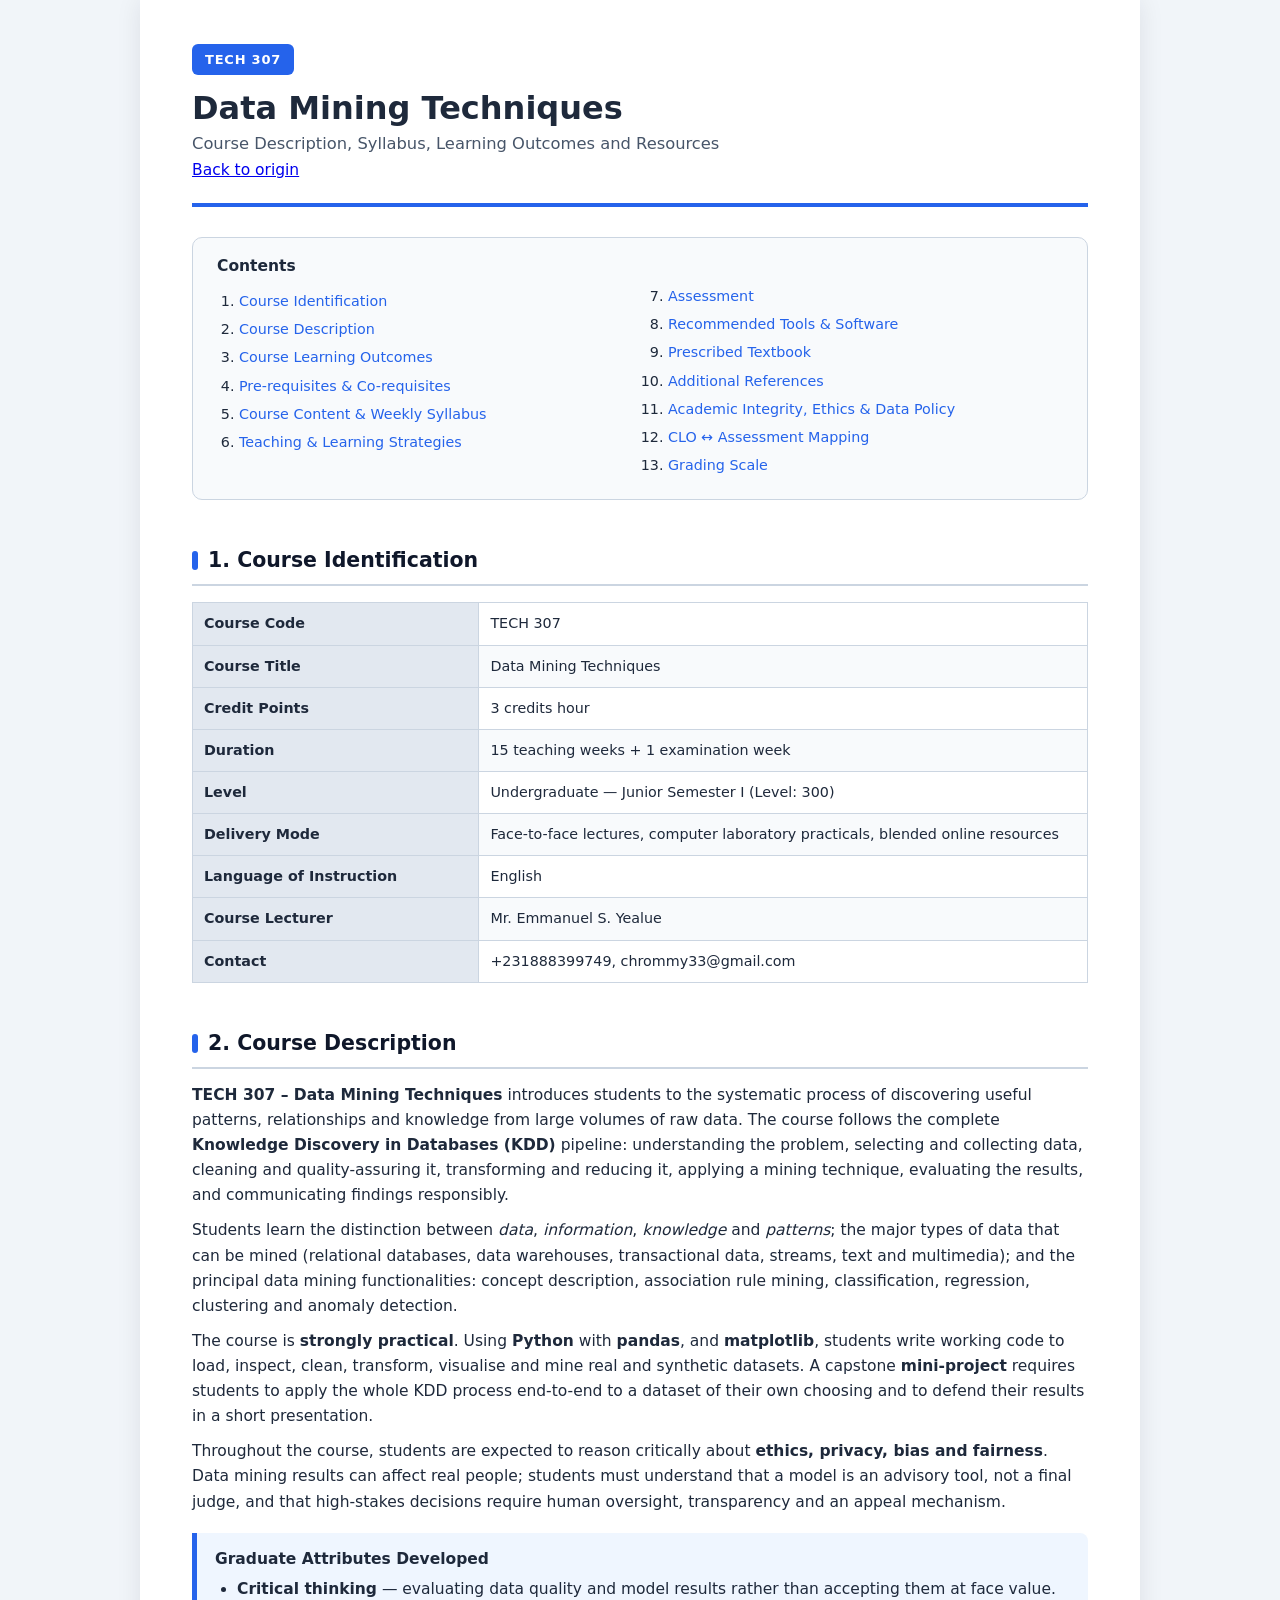
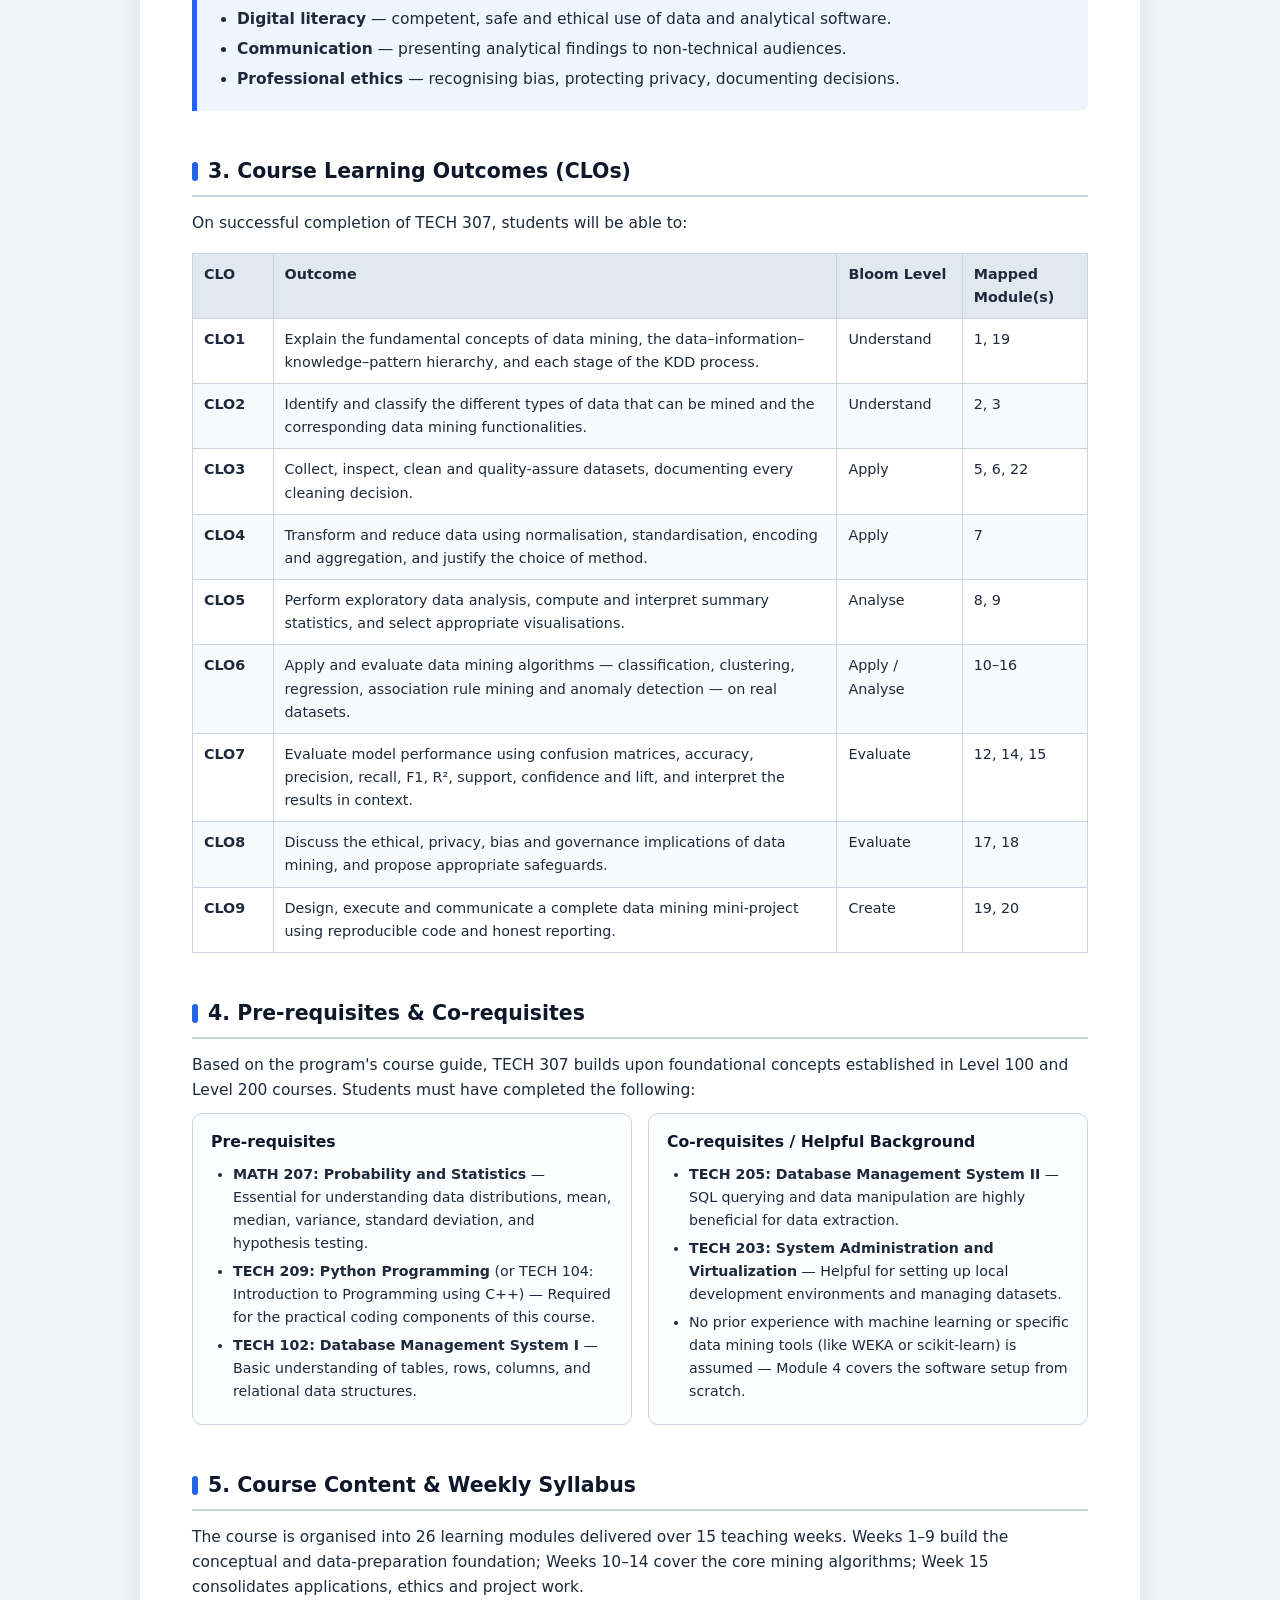
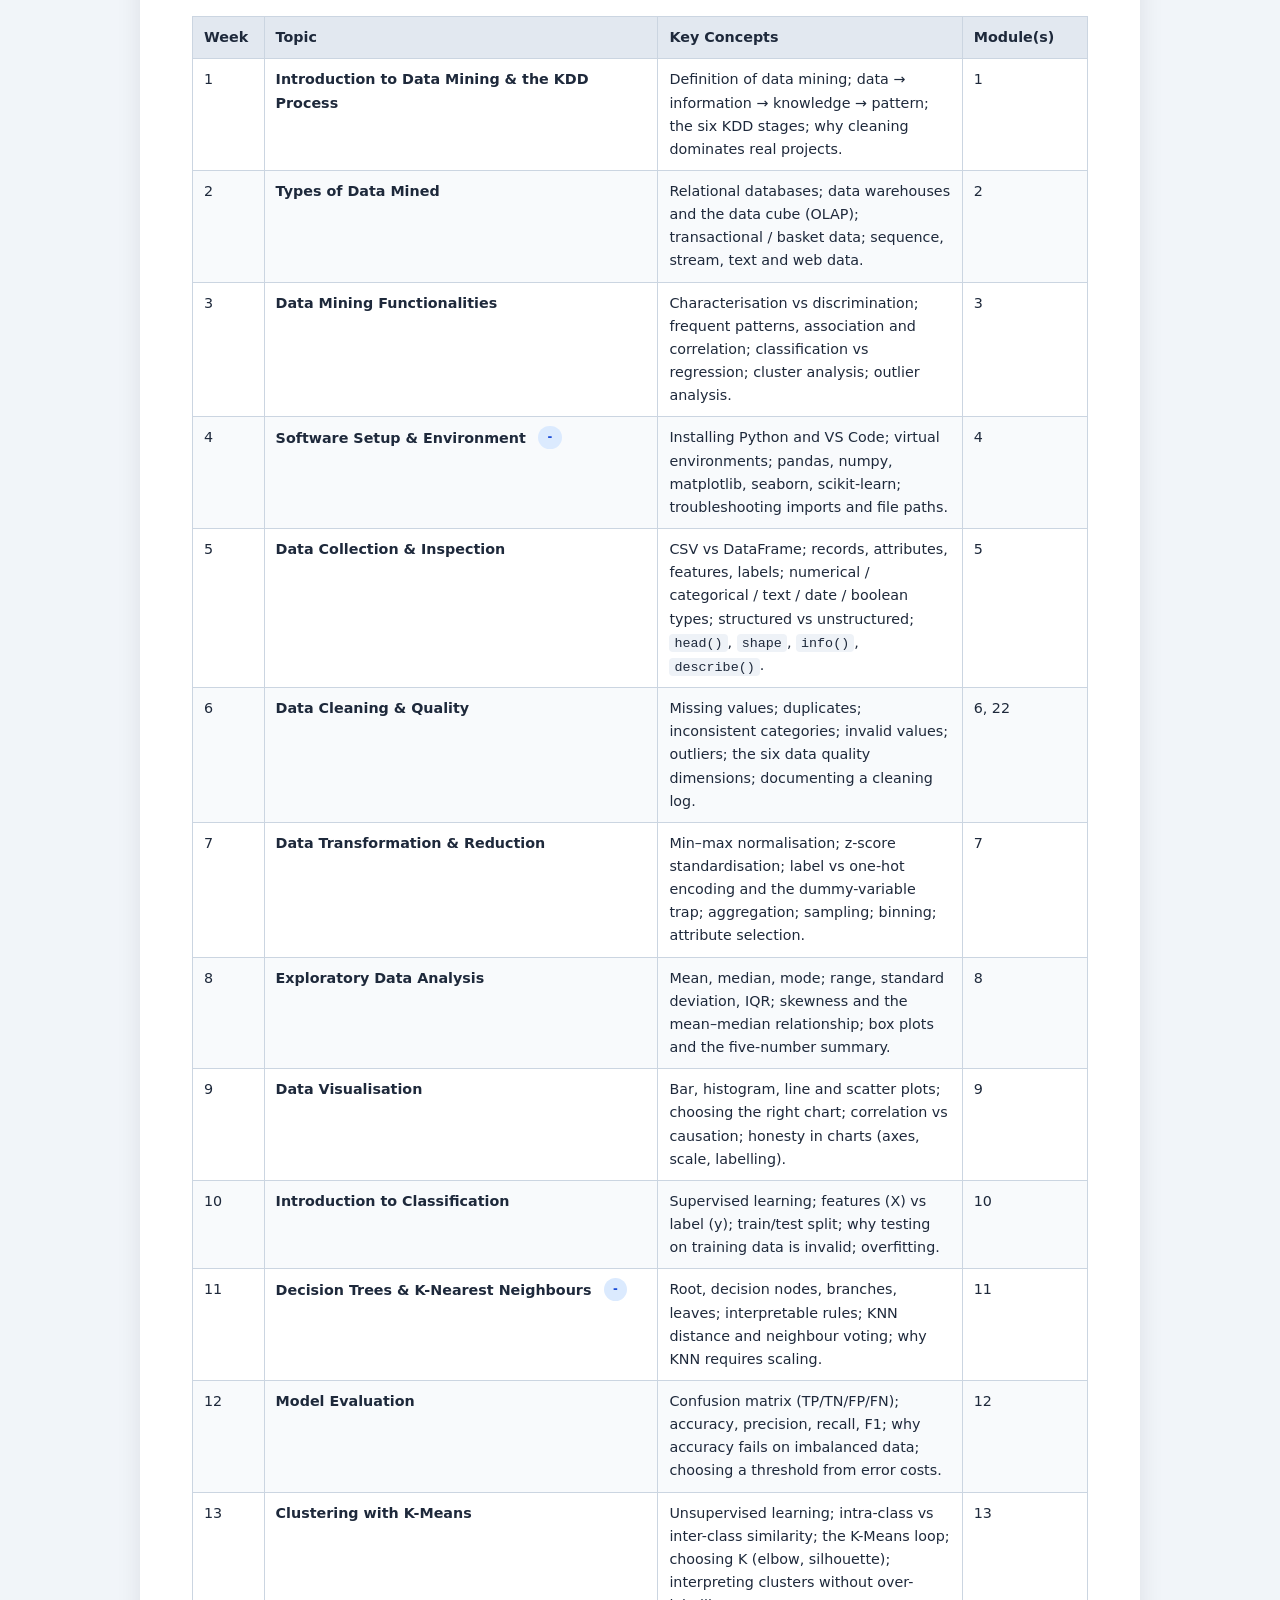
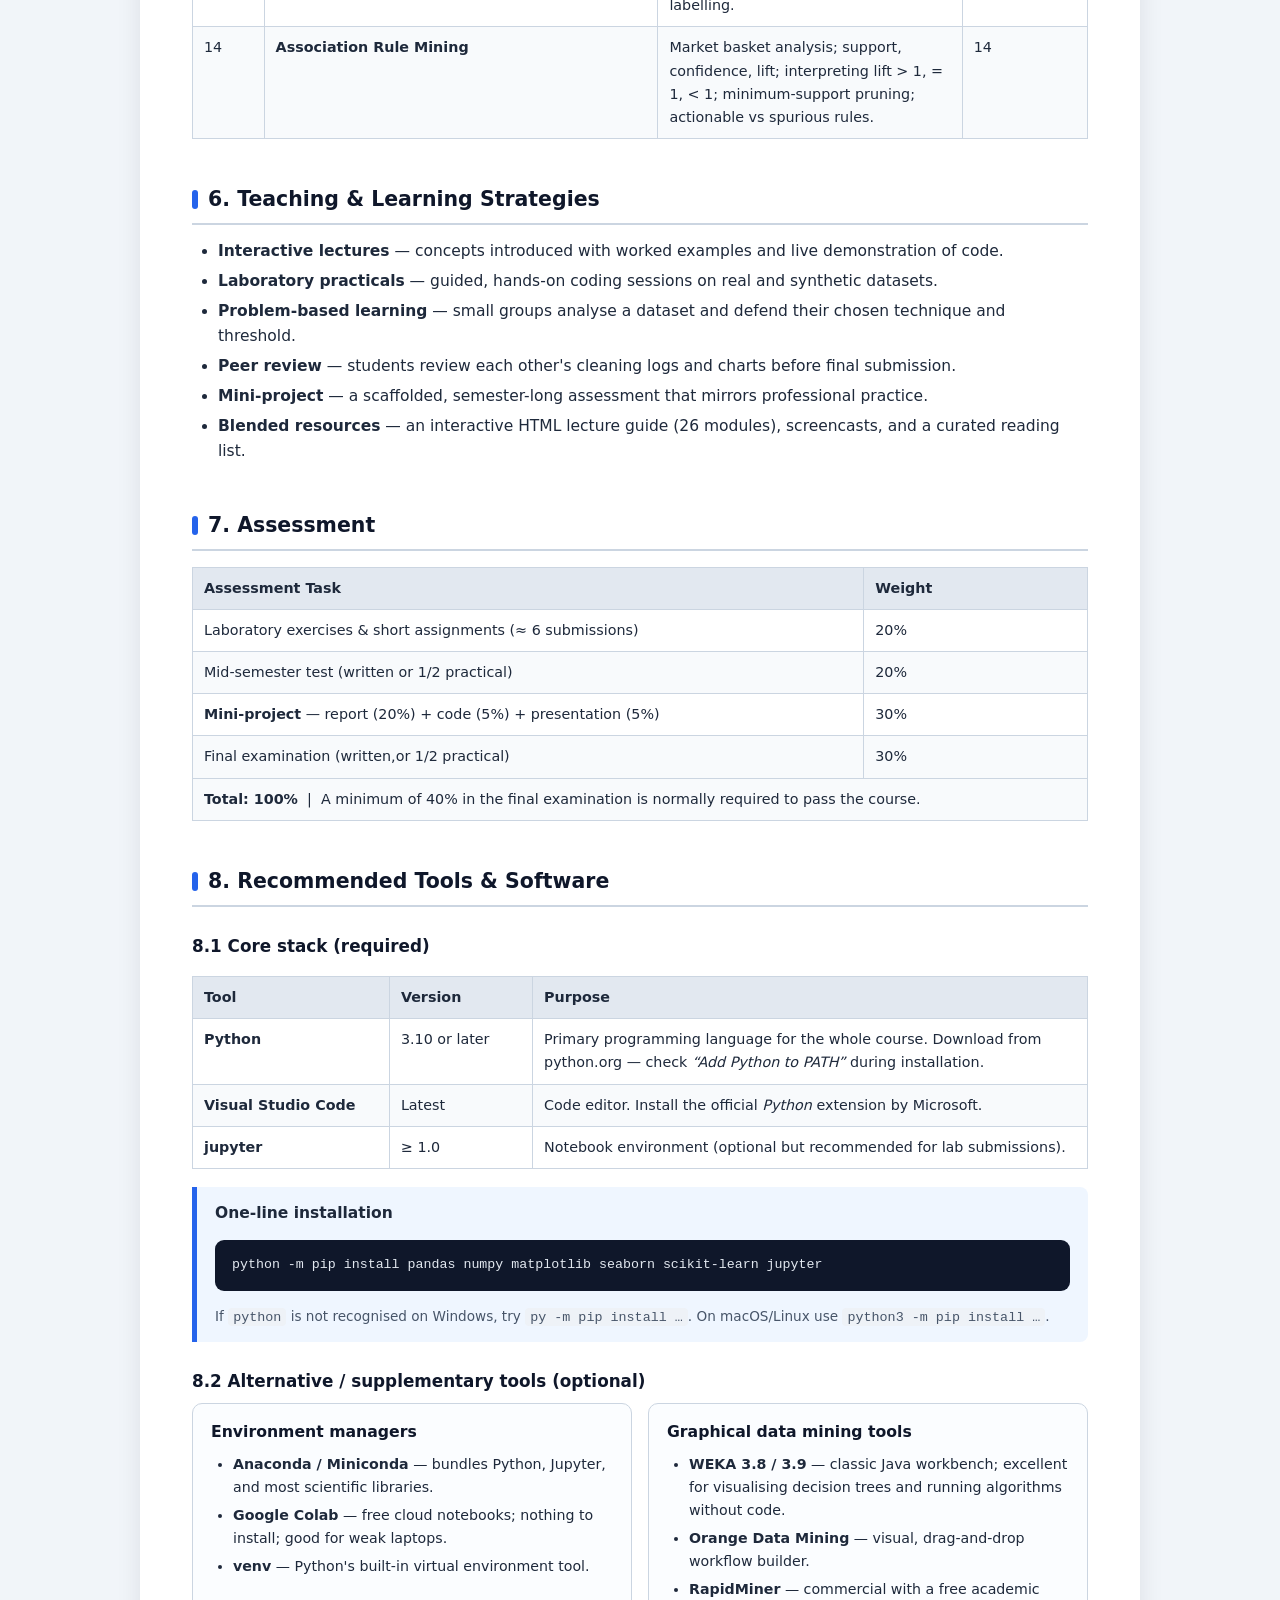
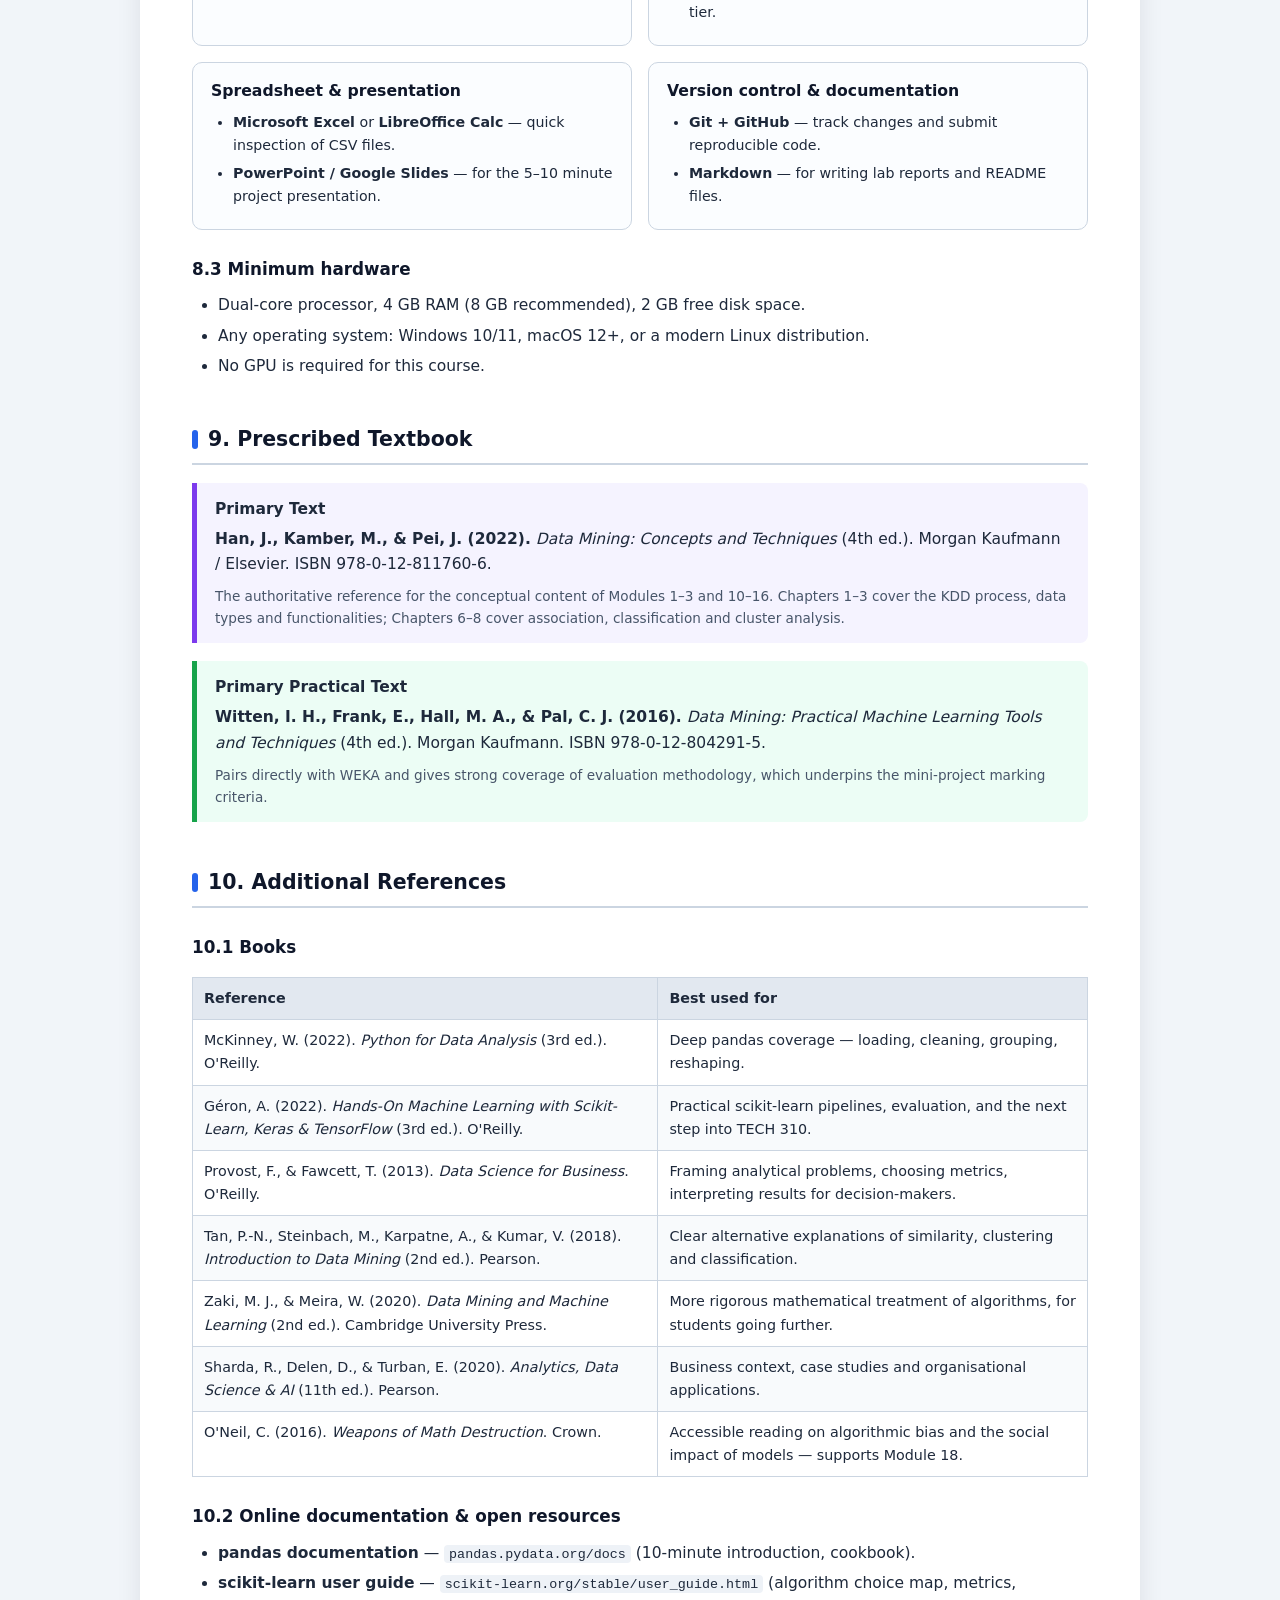
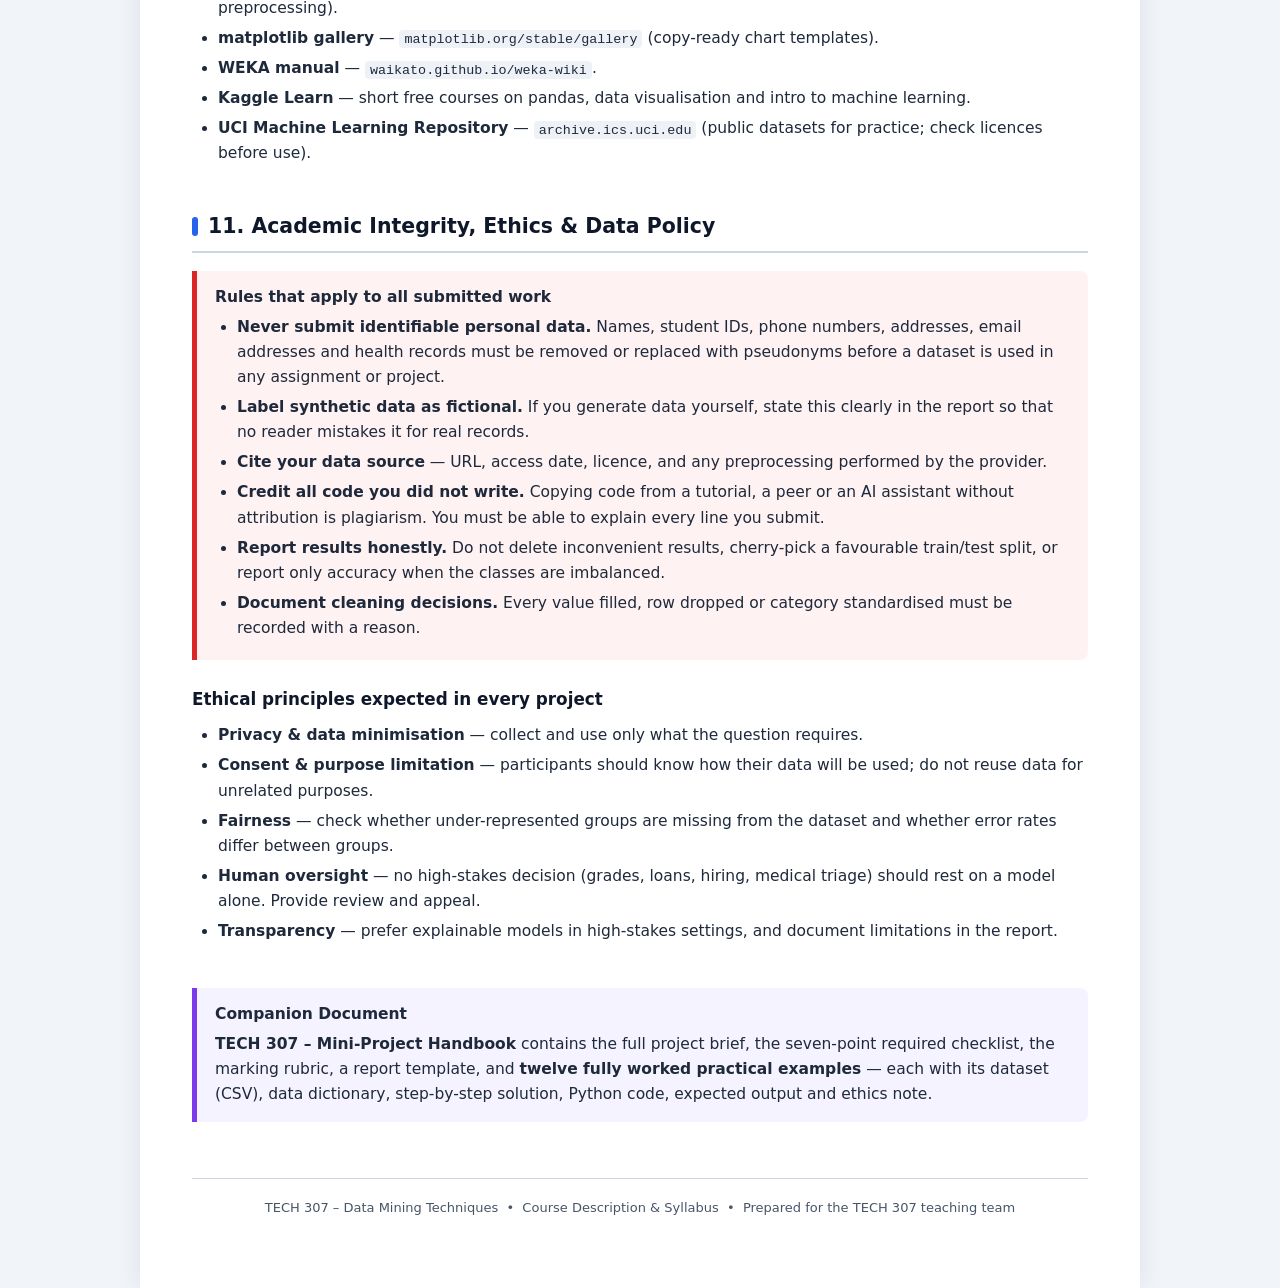
<file: syllabus.html>
<!DOCTYPE html>
<html lang="en">
<head>
<meta charset="UTF-8">
<meta name="viewport" content="width=device-width, initial-scale=1.0">
<title>TECH 307 – Data Mining Techniques: Course Description &amp; Syllabus</title>
<style>
  :root{
    --ink:#1e293b; --muted:#475569; --line:#cbd5e1;
    --blue:#2563eb; --blue-l:#eff6ff; --green:#16a34a; --green-l:#ecfdf5;
    --amber:#ca8a04; --amber-l:#fefce8; --red:#dc2626; --red-l:#fef2f2;
    --purple:#7c3aed; --purple-l:#f5f3ff;
  }
  *{box-sizing:border-box;}
  body{
    margin:0; background:#f1f5f9; color:var(--ink);
    font-family:"Segoe UI",system-ui,-apple-system,Roboto,Arial,sans-serif;
    font-size:15.5px; line-height:1.62;
  }
  .sheet{
    max-width:1000px; margin:0 auto; background:#fff;
    padding:44px 52px 70px; box-shadow:0 0 24px rgba(15,23,42,.09);
  }
  header.doc-head{
    border-bottom:4px solid var(--blue); padding-bottom:20px; margin-bottom:30px;
  }
  header.doc-head .code{
    display:inline-block; background:var(--blue); color:#fff; font-weight:700;
    letter-spacing:.06em; padding:5px 13px; border-radius:6px; font-size:13px;
  }
  header.doc-head h1{ font-size:2rem; margin:14px 0 4px; line-height:1.2; }
  header.doc-head .sub{ color:var(--muted); font-size:1.02rem; margin:0; }
  h2{
    font-size:1.28rem; margin:44px 0 14px; padding-bottom:7px;
    border-bottom:2px solid var(--line); color:#0f172a;
  }
  h2::before{
    content:""; display:inline-block; width:6px; height:19px;
    background:var(--blue); border-radius:3px; margin-right:10px;
    vertical-align:-3px;
  }
  h3{ font-size:1.05rem; margin:26px 0 8px; color:#0f172a; }
  p{ margin:10px 0; }
  ul,ol{ margin:10px 0 10px 4px; padding-left:22px; }
  li{ margin:5px 0; }
  table{
    width:100%; border-collapse:collapse; margin:16px 0; font-size:14.3px;
  }
  th,td{ border:1px solid var(--line); padding:9px 11px; text-align:left; vertical-align:top; }
  th{ background:#e2e8f0; font-weight:700; }
  tbody tr:nth-child(even){ background:#f8fafc; }
  code{
    background:#eef2f7; padding:1.5px 5px; border-radius:4px;
    font-family:ui-monospace,Consolas,"Courier New",monospace; font-size:13.4px;
  }
  pre{
    background:#0f172a; color:#e2e8f0; padding:15px 17px; border-radius:9px;
    overflow-x:auto; font-size:13.3px; line-height:1.55; margin:14px 0;
    font-family:ui-monospace,Consolas,"Courier New",monospace;
  }
  .box{
    border-left:5px solid var(--blue); background:var(--blue-l);
    padding:14px 18px; border-radius:0 8px 8px 0; margin:18px 0;
  }
  .box.amber{ border-left-color:var(--amber); background:var(--amber-l); }
  .box.green{ border-left-color:var(--green); background:var(--green-l); }
  .box.red{ border-left-color:var(--red); background:var(--red-l); }
  .box.purple{ border-left-color:var(--purple); background:var(--purple-l); }
  .box > .ttl{ font-weight:700; display:block; margin-bottom:5px; }
  .grid2{ display:grid; grid-template-columns:1fr 1fr; gap:16px; }
  .card{
    border:1px solid var(--line); border-radius:10px; padding:15px 18px; background:#fbfdff;
  }
  .card h4{ margin:0 0 8px; font-size:.98rem; color:#0f172a; }
  .card p, .card ul{ margin:6px 0; font-size:14.2px; }
  .toc{
    background:#f8fafc; border:1px solid var(--line); border-radius:10px;
    padding:16px 24px; margin:26px 0;
  }
  .toc ol{ margin:6px 0; columns:2; column-gap:34px; font-size:14.3px; }
  .toc a{ color:var(--blue); text-decoration:none; }
  .toc a:hover{ text-decoration:underline; }
  .tag{
    display:inline-block; font-size:11.6px; font-weight:700; letter-spacing:.04em;
    padding:2px 9px; border-radius:20px; background:#dbeafe; color:#1d4ed8;
    vertical-align:2px; margin-left:8px;
  }
  .small{ font-size:13.6px; color:var(--muted); }
  footer.doc-foot{
    margin-top:56px; padding-top:18px; border-top:1px solid var(--line);
    font-size:13px; color:var(--muted); text-align:center;
  }
  @media (max-width:760px){
    .sheet{ padding:26px 18px 50px; }
    .grid2{ grid-template-columns:1fr; }
    .toc ol{ columns:1; }
    header.doc-head h1{ font-size:1.5rem; }
    table{ display:block; overflow-x:auto; }
  }
  @media print{
    body{ background:#fff; font-size:11.5pt; }
    .sheet{ box-shadow:none; padding:0; max-width:none; }
    pre{ background:#f4f6f8; color:#000; border:1px solid #ccc; }
    h2{ page-break-after:avoid; }
    table,pre,.box,.card{ page-break-inside:avoid; }
  }
</style>
</head>
<body>
<div class="sheet">

<header class="doc-head">
  <span class="code">TECH 307</span>
  <h1>Data Mining Techniques</h1>
  <p class="sub">Course Description, Syllabus, Learning Outcomes and Resources</p>
<div>
  <a href="index.html">Back to origin</a>
</div>
</header>

<div class="toc">
  <strong>Contents</strong>
  <ol>
    <li><a href="#s1">Course Identification</a></li>
    <li><a href="#s2">Course Description</a></li>
    <li><a href="#s3">Course Learning Outcomes</a></li>
    <li><a href="#s4">Pre-requisites &amp; Co-requisites</a></li>
    <li><a href="#s5">Course Content &amp; Weekly Syllabus</a></li>
    <li><a href="#s6">Teaching &amp; Learning Strategies</a></li>
    <li><a href="#s7">Assessment</a></li>
    <li><a href="#s8">Recommended Tools &amp; Software</a></li>
    <li><a href="#s9">Prescribed Textbook</a></li>
    <li><a href="#s10">Additional References</a></li>
    <li><a href="#s11">Academic Integrity, Ethics &amp; Data Policy</a></li>
    <li><a href="#s12">CLO ↔ Assessment Mapping</a></li>
    <li><a href="#s13">Grading Scale</a></li>
  </ol>
</div>

<!-- ================= 1 ================= -->
<h2 id="s1">1. Course Identification</h2>
<table>
  <tbody>
    <tr><th style="width:32%">Course Code</th><td>TECH 307</td></tr>
    <tr><th>Course Title</th><td>Data Mining Techniques</td></tr>
    <tr><th>Credit Points</th><td>3 credits hour</td></tr>
    <tr><th>Duration</th><td>15 teaching weeks + 1 examination week</td></tr>
    <tr><th>Level</th><td>Undergraduate — Junior Semester I (Level: 300)</td></tr>
    <tr><th>Delivery Mode</th><td>Face-to-face lectures, computer laboratory practicals, blended online resources</td></tr>
    <tr><th>Language of Instruction</th><td>English</td></tr>
    <tr><th>Course Lecturer</th><td> Mr. Emmanuel S. Yealue</td></tr>
    <tr><th>Contact</th><td> +231888399749, chrommy33@gmail.com</td></tr>
  </tbody>
</table>

<!-- ================= 2 ================= -->
<h2 id="s2">2. Course Description</h2>
<p>
  <strong>TECH 307 – Data Mining Techniques</strong> introduces students to the systematic process of
  discovering useful patterns, relationships and knowledge from large volumes of raw data.
  The course follows the complete <strong>Knowledge Discovery in Databases (KDD)</strong> pipeline:
  understanding the problem, selecting and collecting data, cleaning and quality-assuring it,
  transforming and reducing it, applying a mining technique, evaluating the results, and
  communicating findings responsibly.
</p>
<p>
  Students learn the distinction between <em>data</em>, <em>information</em>, <em>knowledge</em> and
  <em>patterns</em>; the major types of data that can be mined (relational databases, data warehouses,
  transactional data, streams, text and multimedia); and the principal data mining functionalities:
  concept description, association rule mining, classification, regression, clustering and
  anomaly detection.
</p>
<p>
  The course is <strong>strongly practical</strong>. Using <strong>Python</strong> with
  <strong>pandas</strong>, and <strong>matplotlib</strong>, students write
  working code to load, inspect, clean, transform, visualise and mine real and synthetic datasets.
  A capstone <strong>mini-project</strong> requires students to apply the whole KDD process end-to-end
  to a dataset of their own choosing and to defend their results in a short presentation.
</p>
<p>
  Throughout the course, students are expected to reason critically about <strong>ethics,
  privacy, bias and fairness</strong>. Data mining results can affect real people; students must
  understand that a model is an advisory tool, not a final judge, and that high-stakes decisions
  require human oversight, transparency and an appeal mechanism.
</p>

<div class="box">
  <span class="ttl">Graduate Attributes Developed</span>
  <ul style="margin:0">
    <li><strong>Critical thinking</strong> — evaluating data quality and model results rather than accepting them at face value.</li>
    <li><strong>Digital literacy</strong> — competent, safe and ethical use of data and analytical software.</li>
    <li><strong>Communication</strong> — presenting analytical findings to non-technical audiences.</li>
    <li><strong>Professional ethics</strong> — recognising bias, protecting privacy, documenting decisions.</li>
  </ul>
</div>

<!-- ================= 3 ================= -->
<h2 id="s3">3. Course Learning Outcomes (CLOs)</h2>
<p>On successful completion of TECH 307, students will be able to:</p>
<table>
  <thead>
    <tr><th style="width:9%">CLO</th><th style="width:63%">Outcome</th><th style="width:14%">Bloom Level</th><th style="width:14%">Mapped Module(s)</th></tr>
  </thead>
  <tbody>
    <tr>
      <td><strong>CLO1</strong></td>
      <td>Explain the fundamental concepts of data mining, the data–information–knowledge–pattern hierarchy, and each stage of the KDD process.</td>
      <td>Understand</td><td>1, 19</td>
    </tr>
    <tr>
      <td><strong>CLO2</strong></td>
      <td>Identify and classify the different types of data that can be mined and the corresponding data mining functionalities.</td>
      <td>Understand</td><td>2, 3</td>
    </tr>
    <tr>
      <td><strong>CLO3</strong></td>
      <td>Collect, inspect, clean and quality-assure datasets, documenting every cleaning decision.</td>
      <td>Apply</td><td>5, 6, 22</td>
    </tr>
    <tr>
      <td><strong>CLO4</strong></td>
      <td>Transform and reduce data using normalisation, standardisation, encoding and aggregation, and justify the choice of method.</td>
      <td>Apply</td><td>7</td>
    </tr>
    <tr>
      <td><strong>CLO5</strong></td>
      <td>Perform exploratory data analysis, compute and interpret summary statistics, and select appropriate visualisations.</td>
      <td>Analyse</td><td>8, 9</td>
    </tr>
    <tr>
      <td><strong>CLO6</strong></td>
      <td>Apply and evaluate data mining algorithms — classification, clustering, regression, association rule mining and anomaly detection — on real datasets.</td>
      <td>Apply / Analyse</td><td>10–16</td>
    </tr>
    <tr>
      <td><strong>CLO7</strong></td>
      <td>Evaluate model performance using confusion matrices, accuracy, precision, recall, F1, R², support, confidence and lift, and interpret the results in context.</td>
      <td>Evaluate</td><td>12, 14, 15</td>
    </tr>
    <tr>
      <td><strong>CLO8</strong></td>
      <td>Discuss the ethical, privacy, bias and governance implications of data mining, and propose appropriate safeguards.</td>
      <td>Evaluate</td><td>17, 18</td>
    </tr>
    <tr>
      <td><strong>CLO9</strong></td>
      <td>Design, execute and communicate a complete data mining mini-project using reproducible code and honest reporting.</td>
      <td>Create</td><td>19, 20</td>
    </tr>
  </tbody>
</table>

<!-- ================= 4 ================= -->
<h2 id="s4">4. Pre-requisites &amp; Co-requisites</h2>
<p>Based on the program's course guide, TECH 307 builds upon foundational concepts established in Level 100 and Level 200 courses. Students must have completed the following:</p>
<div class="grid2">
  <div class="card">
    <h4>Pre-requisites</h4>
    <ul>
      <li><strong>MATH 207: Probability and Statistics</strong> — Essential for understanding data distributions, mean, median, variance, standard deviation, and hypothesis testing.</li>
      <li><strong>TECH 209: Python Programming</strong> (or TECH 104: Introduction to Programming using C++) — Required for the practical coding components of this course.</li>
      <li><strong>TECH 102: Database Management System I</strong> — Basic understanding of tables, rows, columns, and relational data structures.</li>
    </ul>
  </div>
  <div class="card">
    <h4>Co-requisites / Helpful Background</h4>
    <ul>
      <li><strong>TECH 205: Database Management System II</strong> — SQL querying and data manipulation are highly beneficial for data extraction.</li>
      <li><strong>TECH 203: System Administration and Virtualization</strong> — Helpful for setting up local development environments and managing datasets.</li>
      <li>No prior experience with machine learning or specific data mining tools (like WEKA or scikit-learn) is assumed — Module 4 covers the software setup from scratch.</li>
    </ul>
  </div>
</div>

<!-- ================= 5 ================= -->
<h2 id="s5">5. Course Content &amp; Weekly Syllabus</h2>
<p>
  The course is organised into 26 learning modules delivered over 15 teaching weeks.
  Weeks 1–9 build the conceptual and data-preparation foundation; Weeks 10–14 cover the
  core mining algorithms; Week 15 consolidates applications, ethics and project work.
</p>

<table>
  <thead>
    <tr><th style="width:8%">Week</th><th style="width:44%">Topic</th><th style="width:34%">Key Concepts</th><th style="width:14%">Module(s)</th></tr>
  </thead>
  <tbody>
    <tr>
      <td>1</td>
      <td><strong>Introduction to Data Mining &amp; the KDD Process</strong></td>
      <td>Definition of data mining; data → information → knowledge → pattern; the six KDD stages; why cleaning dominates real projects.</td>
      <td>1</td>
    </tr>
    <tr>
      <td>2</td>
      <td><strong>Types of Data Mined</strong></td>
      <td>Relational databases; data warehouses and the data cube (OLAP); transactional / basket data; sequence, stream, text and web data.</td>
      <td>2</td>
    </tr>
    <tr>
      <td>3</td>
      <td><strong>Data Mining Functionalities</strong></td>
      <td>Characterisation vs discrimination; frequent patterns, association and correlation; classification vs regression; cluster analysis; outlier analysis.</td>
      <td>3</td>
    </tr>
    <tr>
      <td>4</td>
      <td><strong>Software Setup &amp; Environment</strong> <span class="tag">-</span></td>
      <td>Installing Python and VS Code; virtual environments; pandas, numpy, matplotlib, seaborn, scikit-learn; troubleshooting imports and file paths.</td>
      <td>4</td>
    </tr>
    <tr>
      <td>5</td>
      <td><strong>Data Collection &amp; Inspection</strong></td>
      <td>CSV vs DataFrame; records, attributes, features, labels; numerical / categorical / text / date / boolean types; structured vs unstructured; <code>head()</code>, <code>shape</code>, <code>info()</code>, <code>describe()</code>.</td>
      <td>5</td>
    </tr>
    <tr>
      <td>6</td>
      <td><strong>Data Cleaning &amp; Quality</strong></td>
      <td>Missing values; duplicates; inconsistent categories; invalid values; outliers; the six data quality dimensions; documenting a cleaning log.</td>
      <td>6, 22</td>
    </tr>
    <tr>
      <td>7</td>
      <td><strong>Data Transformation &amp; Reduction</strong></td>
      <td>Min–max normalisation; z-score standardisation; label vs one-hot encoding and the dummy-variable trap; aggregation; sampling; binning; attribute selection.</td>
      <td>7</td>
    </tr>
    <tr>
      <td>8</td>
      <td><strong>Exploratory Data Analysis</strong></td>
      <td>Mean, median, mode; range, standard deviation, IQR; skewness and the mean–median relationship; box plots and the five-number summary.</td>
      <td>8</td>
    </tr>
    <tr>
      <td>9</td>
      <td><strong>Data Visualisation</strong></td>
      <td>Bar, histogram, line and scatter plots; choosing the right chart; correlation vs causation; honesty in charts (axes, scale, labelling).</td>
      <td>9</td>
    </tr>
    <tr>
      <td>10</td>
      <td><strong>Introduction to Classification</strong></td>
      <td>Supervised learning; features (X) vs label (y); train/test split; why testing on training data is invalid; overfitting.</td>
      <td>10</td>
    </tr>
    <tr>
      <td>11</td>
      <td><strong>Decision Trees &amp; K-Nearest Neighbours</strong> <span class="tag">-</span></td>
      <td>Root, decision nodes, branches, leaves; interpretable rules; KNN distance and neighbour voting; why KNN requires scaling.</td>
      <td>11</td>
    </tr>
    <tr>
      <td>12</td>
      <td><strong>Model Evaluation</strong></td>
      <td>Confusion matrix (TP/TN/FP/FN); accuracy, precision, recall, F1; why accuracy fails on imbalanced data; choosing a threshold from error costs.</td>
      <td>12</td>
    </tr>
    <tr>
      <td>13</td>
      <td><strong>Clustering with K-Means</strong></td>
      <td>Unsupervised learning; intra-class vs inter-class similarity; the K-Means loop; choosing K (elbow, silhouette); interpreting clusters without over-labelling.</td>
      <td>13</td>
    </tr>
    <tr>
      <td>14</td>
      <td><strong>Association Rule Mining</strong></td>
      <td>Market basket analysis; support, confidence, lift; interpreting lift &gt; 1, = 1, &lt; 1; minimum-support pruning; actionable vs spurious rules.</td>
      <td>14</td>
    </tr>
    <tr>
      <!-- <td>15</td>
      <td><strong>Regression, Anomaly Detection, Applications &amp; Ethics</strong></td>
      <td>Simple and multiple linear regression; R² and MAE; outlier detection with IQR and z-score; applications in education, banking, health, retail, agriculture, cybersecurity; privacy, bias, consent, human oversight.</td>
      <td>15–18, 20</td> -->
    </tr>
    <tr>
      <!-- <td colspan="4" style="background:#eef4ff">
        <strong>Mini-Project (runs in parallel from Week 8):</strong> proposal (Week 9) → data collection and cleaning (Week 10) → EDA and charts (Week 11) → modelling and evaluation (Weeks 12–13) → report submission and 5–10 minute presentation (Week 14–15). See the companion document <em>“TECH 307 – Mini-Project Handbook”</em>.
      </td> -->
    </tr>
  </tbody>
</table>

<!-- <div class="box green">
  <span class="ttl">Laboratory Component</span>
  <p style="margin:0">
    Each week has a two-hour lab. Labs are assessed through submitted notebooks and short
    lab reports. Twelve fully worked practicals with datasets, code and expected output are
    provided in the companion <strong>Mini-Project Handbook</strong>. Students are expected to
    type the code themselves rather than copy–paste, and to explain every output in their
    own words.
  </p>
</div> -->

<!-- ================= 6 ================= -->
<h2 id="s6">6. Teaching &amp; Learning Strategies</h2>
<ul>
  <li><strong>Interactive lectures</strong> — concepts introduced with worked examples and live demonstration of code.</li>
  <li><strong>Laboratory practicals</strong> — guided, hands-on coding sessions on real and synthetic datasets.</li>
  <li><strong>Problem-based learning</strong> — small groups analyse a dataset and defend their chosen technique and threshold.</li>
  <li><strong>Peer review</strong> — students review each other's cleaning logs and charts before final submission.</li>
  <li><strong>Mini-project</strong> — a scaffolded, semester-long assessment that mirrors professional practice.</li>
  <li><strong>Blended resources</strong> — an interactive HTML lecture guide (26 modules), screencasts, and a curated reading list.</li>
</ul>

<!-- ================= 7 ================= -->
<h2 id="s7">7. Assessment</h2>
<table>
  <thead>
    <tr><th style="width:36%">Assessment Task</th><th style="width:12%">Weight</th></tr>
  </thead>
  <tbody>
    <tr>
      <td>Laboratory exercises &amp; short assignments (≈ 6 submissions)</td>
      <td>20%</td>
    </tr>
    <tr>
      <td>Mid-semester test (written or 1/2 practical)</td>
      <td>20%</td>
    </tr>
    <tr>
      <td><strong>Mini-project</strong> — report (20%) + code (5%) + presentation (5%)</td>
      <td>30%</td>
    </tr>
    <tr>
      <td>Final examination (written,or 1/2 practical)</td>
      <td>30%</td>
    </tr>
    <tr>
      <td colspan="4" style="background:#f8fafc"><strong>Total: 100%</strong> &nbsp;|&nbsp; A minimum of 40% in the final examination is normally required to pass the course.</td>
    </tr>
  </tbody>
</table>
<!--<div class="box amber">
  <span class="ttl">Mini-Project Marking Guide (100 marks, scaled to 30% of the course)</span>
  <table style="margin:8px 0 0">
    <tbody>
      <tr><td>Problem statement and objectives</td><td style="width:14%">10</td></tr>
      <tr><td>Dataset source, description and suitability</td><td>10</td></tr>
      <tr><td>Data quality checks and cleaning</td><td>15</td></tr>
      <tr><td>Correct choice and application of technique</td><td>20</td></tr>
      <tr><td>Interpretation, visualisations and evaluation</td><td>15</td></tr>
      <tr><td>Limitations, privacy and ethics</td><td>10</td></tr>
      <tr><td>Report quality and presentation</td><td>20</td></tr>
    </tbody>
  </table>
</div>-->

<!-- ================= 8 ================= -->
<h2 id="s8">8. Recommended Tools &amp; Software</h2>

<h3>8.1 Core stack (required)</h3>
<table>
  <thead>
    <tr><th style="width:22%">Tool</th><th style="width:16%">Version</th><th style="width:62%">Purpose</th></tr>
  </thead>
  <tbody>
    <tr><td><strong>Python</strong></td><td>3.10 or later</td><td>Primary programming language for the whole course. Download from python.org — check <em>“Add Python to PATH”</em> during installation.</td></tr>
    <tr><td><strong>Visual Studio Code</strong></td><td>Latest</td><td>Code editor. Install the official <em>Python</em> extension by Microsoft.</td></tr>
  <!--  <tr><td><strong>pandas</strong></td><td>≥ 2.0</td><td>Loading, cleaning, reshaping and aggregating tabular data (DataFrames).</td></tr>
    <tr><td><strong>numpy</strong></td><td>≥ 1.24</td><td>Fast numerical arrays and mathematical operations.</td></tr>
    <tr><td><strong>matplotlib</strong></td><td>≥ 3.7</td><td>Basic charts: bar, histogram, line, scatter, box plot.</td></tr>
    <tr><td><strong>seaborn</strong></td><td>≥ 0.12</td><td>Prettier statistical plots built on matplotlib.</td></tr>
    <tr><td><strong>scikit-learn</strong></td><td>≥ 1.3</td><td>Classification, clustering, regression, scaling, train/test split and metrics.</td></tr>
  --> <tr><td><strong>jupyter</strong></td><td>≥ 1.0</td><td>Notebook environment (optional but recommended for lab submissions).</td></tr>
  </tbody>
</table>

<div class="box">
  <span class="ttl">One-line installation</span>
  <pre>python -m pip install pandas numpy matplotlib seaborn scikit-learn jupyter</pre>
  <p class="small" style="margin:0">
    If <code>python</code> is not recognised on Windows, try <code>py -m pip install …</code>.
    On macOS/Linux use <code>python3 -m pip install …</code>.
  </p>
</div>

<h3>8.2 Alternative / supplementary tools (optional)</h3>
<div class="grid2">
  <div class="card">
    <h4>Environment managers</h4>
    <ul>
      <li><strong>Anaconda / Miniconda</strong> — bundles Python, Jupyter, and most scientific libraries.</li>
      <li><strong>Google Colab</strong> — free cloud notebooks; nothing to install; good for weak laptops.</li>
      <li><strong>venv</strong> — Python's built-in virtual environment tool.</li>
    </ul>
  </div>
  <div class="card">
    <h4>Graphical data mining tools</h4>
    <ul>
      <li><strong>WEKA 3.8 / 3.9</strong> — classic Java workbench; excellent for visualising decision trees and running algorithms without code.</li>
      <li><strong>Orange Data Mining</strong> — visual, drag-and-drop workflow builder.</li>
      <li><strong>RapidMiner</strong> — commercial with a free academic tier.</li>
    </ul>
  </div>
  <div class="card">
    <h4>Spreadsheet &amp; presentation</h4>
    <ul>
      <li><strong>Microsoft Excel</strong> or <strong>LibreOffice Calc</strong> — quick inspection of CSV files.</li>
      <li><strong>PowerPoint / Google Slides</strong> — for the 5–10 minute project presentation.</li>
    </ul>
  </div>
  <div class="card">
    <h4>Version control &amp; documentation</h4>
    <ul>
      <li><strong>Git + GitHub</strong> — track changes and submit reproducible code.</li>
      <li><strong>Markdown</strong> — for writing lab reports and README files.</li>
    </ul>
  </div>
</div>

<h3>8.3 Minimum hardware</h3>
<ul>
  <li>Dual-core processor, 4 GB RAM (8 GB recommended), 2 GB free disk space.</li>
  <li>Any operating system: Windows 10/11, macOS 12+, or a modern Linux distribution.</li>
  <li>No GPU is required for this course.</li>
</ul>

<!-- ================= 9 ================= -->
<h2 id="s9">9. Prescribed Textbook</h2>
<div class="box purple">
  <span class="ttl">Primary Text</span>
  <p style="margin:0">
    <strong>Han, J., Kamber, M., &amp; Pei, J. (2022).</strong>
    <em>Data Mining: Concepts and Techniques</em> (4th ed.).
    Morgan Kaufmann / Elsevier. ISBN 978-0-12-811760-6.
  </p>
  <p class="small" style="margin:8px 0 0">
    The authoritative reference for the conceptual content of Modules 1–3 and 10–16.
    Chapters 1–3 cover the KDD process, data types and functionalities; Chapters 6–8 cover
    association, classification and cluster analysis.
  </p>
</div>

<div class="box green">
  <span class="ttl">Primary Practical Text</span>
  <p style="margin:0">
    <strong>Witten, I. H., Frank, E., Hall, M. A., &amp; Pal, C. J. (2016).</strong>
    <em>Data Mining: Practical Machine Learning Tools and Techniques</em> (4th ed.).
    Morgan Kaufmann. ISBN 978-0-12-804291-5.
  </p>
  <p class="small" style="margin:8px 0 0">
    Pairs directly with WEKA and gives strong coverage of evaluation methodology,
    which underpins the mini-project marking criteria.
  </p>
</div>

<!-- ================= 10 ================= -->
<h2 id="s10">10. Additional References</h2>

<h3>10.1 Books</h3>
<table>
  <thead>
    <tr><th style="width:52%">Reference</th><th style="width:48%">Best used for</th></tr>
  </thead>
  <tbody>
    <tr>
      <td>McKinney, W. (2022). <em>Python for Data Analysis</em> (3rd ed.). O'Reilly.</td>
      <td>Deep pandas coverage — loading, cleaning, grouping, reshaping.</td>
    </tr>
    <tr>
      <td>Géron, A. (2022). <em>Hands-On Machine Learning with Scikit-Learn, Keras &amp; TensorFlow</em> (3rd ed.). O'Reilly.</td>
      <td>Practical scikit-learn pipelines, evaluation, and the next step into TECH 310.</td>
    </tr>
    <tr>
      <td>Provost, F., &amp; Fawcett, T. (2013). <em>Data Science for Business</em>. O'Reilly.</td>
      <td>Framing analytical problems, choosing metrics, interpreting results for decision-makers.</td>
    </tr>
    <tr>
      <td>Tan, P.-N., Steinbach, M., Karpatne, A., &amp; Kumar, V. (2018). <em>Introduction to Data Mining</em> (2nd ed.). Pearson.</td>
      <td>Clear alternative explanations of similarity, clustering and classification.</td>
    </tr>
    <tr>
      <td>Zaki, M. J., &amp; Meira, W. (2020). <em>Data Mining and Machine Learning</em> (2nd ed.). Cambridge University Press.</td>
      <td>More rigorous mathematical treatment of algorithms, for students going further.</td>
    </tr>
    <tr>
      <td>Sharda, R., Delen, D., &amp; Turban, E. (2020). <em>Analytics, Data Science &amp; AI</em> (11th ed.). Pearson.</td>
      <td>Business context, case studies and organisational applications.</td>
    </tr>
    <tr>
      <td>O'Neil, C. (2016). <em>Weapons of Math Destruction</em>. Crown.</td>
      <td>Accessible reading on algorithmic bias and the social impact of models — supports Module 18.</td>
    </tr>
  </tbody>
</table>

<h3>10.2 Online documentation &amp; open resources</h3>
<ul>
  <li><strong>pandas documentation</strong> — <code>pandas.pydata.org/docs</code> (10-minute introduction, cookbook).</li>
  <li><strong>scikit-learn user guide</strong> — <code>scikit-learn.org/stable/user_guide.html</code> (algorithm choice map, metrics, preprocessing).</li>
  <li><strong>matplotlib gallery</strong> — <code>matplotlib.org/stable/gallery</code> (copy-ready chart templates).</li>
  <li><strong>WEKA manual</strong> — <code>waikato.github.io/weka-wiki</code>.</li>
  <li><strong>Kaggle Learn</strong> — short free courses on pandas, data visualisation and intro to machine learning.</li>
  <li><strong>UCI Machine Learning Repository</strong> — <code>archive.ics.uci.edu</code> (public datasets for practice; check licences before use).</li>
</ul>

<!-- ================= 11 ================= -->
<h2 id="s11">11. Academic Integrity, Ethics &amp; Data Policy</h2>

<div class="box red">
  <span class="ttl">Rules that apply to all submitted work</span>
  <ul style="margin:0">
    <li><strong>Never submit identifiable personal data.</strong> Names, student IDs, phone numbers, addresses, email addresses and health records must be removed or replaced with pseudonyms before a dataset is used in any assignment or project.</li>
    <li><strong>Label synthetic data as fictional.</strong> If you generate data yourself, state this clearly in the report so that no reader mistakes it for real records.</li>
    <li><strong>Cite your data source</strong> — URL, access date, licence, and any preprocessing performed by the provider.</li>
    <li><strong>Credit all code you did not write.</strong> Copying code from a tutorial, a peer or an AI assistant without attribution is plagiarism. You must be able to explain every line you submit.</li>
    <li><strong>Report results honestly.</strong> Do not delete inconvenient results, cherry-pick a favourable train/test split, or report only accuracy when the classes are imbalanced.</li>
    <li><strong>Document cleaning decisions.</strong> Every value filled, row dropped or category standardised must be recorded with a reason.</li>
  </ul>
</div>

<h3>Ethical principles expected in every project</h3>
<ul>
  <li><strong>Privacy &amp; data minimisation</strong> — collect and use only what the question requires.</li>
  <li><strong>Consent &amp; purpose limitation</strong> — participants should know how their data will be used; do not reuse data for unrelated purposes.</li>
  <li><strong>Fairness</strong> — check whether under-represented groups are missing from the dataset and whether error rates differ between groups.</li>
  <li><strong>Human oversight</strong> — no high-stakes decision (grades, loans, hiring, medical triage) should rest on a model alone. Provide review and appeal.</li>
  <li><strong>Transparency</strong> — prefer explainable models in high-stakes settings, and document limitations in the report.</li>
</ul>

<!-- ================= 12 ================= 
<h2 id="s12">12. CLO ↔ Assessment Mapping</h2>
<table>
  <thead>
    <tr>
      <th>CLO</th><th>Labs</th><th>Mid-test</th><th>Mini-project</th><th>Final Exam</th>
    </tr>
  </thead>
  <tbody>
    <tr><td>CLO1</td><td>—</td><td>✓</td><td>✓</td><td>✓</td></tr>
    <tr><td>CLO2</td><td>—</td><td>✓</td><td>—</td><td>✓</td></tr>
    <tr><td>CLO3</td><td>✓</td><td>✓</td><td>✓</td><td>✓</td></tr>
    <tr><td>CLO4</td><td>✓</td><td>—</td><td>✓</td><td>✓</td></tr>
    <tr><td>CLO5</td><td>✓</td><td>✓</td><td>✓</td><td>✓</td></tr>
    <tr><td>CLO6</td><td>✓</td><td>—</td><td>✓</td><td>✓</td></tr>
    <tr><td>CLO7</td><td>✓</td><td>—</td><td>✓</td><td>✓</td></tr>
    <tr><td>CLO8</td><td>—</td><td>—</td><td>✓</td><td>✓</td></tr>
    <tr><td>CLO9</td><td>—</td><td>—</td><td>✓</td><td>—</td></tr>
  </tbody>
</table>


<h2 id="s13">13. Grading Scale</h2>
<table>
  <thead><tr><th>Mark Range</th><th>Grade</th><th>Description</th></tr></thead>
  <tbody>
    <tr><td>85 – 100</td><td><strong>A</strong></td><td>Excellent — comprehensive, accurate, critically interpreted, well communicated.</td></tr>
    <tr><td>75 – 84</td><td><strong>B+</strong></td><td>Very good — all outcomes met with minor gaps.</td></tr>
    <tr><td>65 – 74</td><td><strong>B</strong></td><td>Good — outcomes met, some interpretation limited.</td></tr>
    <tr><td>55 – 64</td><td><strong>C+</strong></td><td>Satisfactory — core outcomes achieved.</td></tr>
    <tr><td>45 – 54</td><td><strong>C</strong></td><td>Adequate — basic outcomes achieved with errors.</td></tr>
    <tr><td>40 – 44</td><td><strong>D</strong></td><td>Marginal pass — minimum standard met.</td></tr>
    <tr><td>0 – 39</td><td><strong>F</strong></td><td>Fail — outcomes not met.</td></tr>
  </tbody>
</table>
<p class="small">
  Grades are indicative and subject to the official regulations of the awarding institution.
</p>
-->
<!-- ================= NEXT ================= -->
<div class="box purple" style="margin-top:44px">
  <span class="ttl">Companion Document</span>
  <p style="margin:0">
    <strong>TECH 307 – Mini-Project Handbook</strong> contains the full project brief,
    the seven-point required checklist, the marking rubric, a report template, and
    <strong>twelve fully worked practical examples</strong> — each with its dataset (CSV),
    data dictionary, step-by-step solution, Python code, expected output and ethics note.
  </p>
</div>

<footer class="doc-foot">
  TECH 307 – Data Mining Techniques &nbsp;•&nbsp; Course Description &amp; Syllabus &nbsp;•&nbsp;
  Prepared for the TECH 307 teaching team
</footer>

</div>
</body>
</html>
</file>
<file: style.css>
:root {
            --primary-color: #2563eb;
            --sidebar-bg: #1e293b00;
            --sidebar-hover: #fcfdfd;
            --text-dark: #1e293b;
            --text-light: #f8fafc;
            --bg-light: #f1f5f9;
            --code-bg: #282c34;
            --code-text: #abb2bf;
            --example-bg: #fffbeb;
            --example-border: #f59e0b;
            --visual-bg: #f5f3ff;
            --visual-border: #8b5cf6;
            --formula-bg: #f0fdf4;
            --formula-border: #22c55e;
            --solution-bg: #eff6ff;
            --solution-border: #3b82f6;
        }

        * {
            box-sizing: border-box;
            margin: 0;
            padding: 0;
            font-family: 'Segoe UI', Tahoma, Geneva, Verdana, sans-serif;
        }

        body {
            display: flex;
            height: 100vh;
            overflow: hidden;
            background-color: var(--bg-light);
        }

        /* Sidebar Styling */
        .sidebar {
            width: 320px;
            background-color: var(--sidebar-bg);
            color: var(--text-light);
            display: flex;
            flex-direction: column;
            overflow-y: auto;
            box-shadow: 2px 0 5px rgba(0,0,0,0.1);
            flex-shrink: 0;
        }

        .sidebar-header {
            padding: 20px;
            background-color: #0f172a;
            text-align: center;
            border-bottom: 1px solid #334155;
        }

        .sidebar-header h1 {
            font-size: 1.2rem;
            font-weight: 600;
        }

        .sidebar-header p {
            font-size: 0.8rem;
            color: #94a3b8;
            margin-top: 5px;
        }

        .menu {
            list-style: none;
            padding: 10px 0;
        }

        .menu li {
            padding: 12px 20px;
            cursor: pointer;
            border-left: 4px solid transparent;
            transition: all 0.3s ease;
            font-size: 0.9rem;
            line-height: 1.4;
        }

        .menu li:hover {
            background-color: var(--sidebar-hover);
        }

        .menu li.active {
            background-color: var(--sidebar-hover);
            border-left-color: var(--primary-color);
            font-weight: bold;
        }

        /* Main Content Styling */
        .main-content {
            flex-grow: 1;
            padding: 40px;
            overflow-y: auto;
            scroll-behavior: smooth;
        }

        .content-container {
            max-width: 950px;
            margin: 0 auto;
            background: white;
            padding: 40px;
            border-radius: 8px;
            box-shadow: 0 4px 6px rgba(0,0,0,0.05);
            line-height: 1.6;
        }

        h1, h2, h3 {
            color: var(--text-dark);
            margin-bottom: 15px;
        }

        h1 { font-size: 2.2rem; border-bottom: 2px solid var(--primary-color); padding-bottom: 10px; margin-bottom: 25px;}
        h2 { font-size: 1.5rem; margin-top: 35px; color: var(--primary-color);}
        h3 { font-size: 1.2rem; margin-top: 25px; }

        p { margin-bottom: 15px; color: #334155; }
        strong { color: #0f172a; }
        
        ul, ol { margin-bottom: 20px; padding-left: 20px; color: #334155; }
        li { margin-bottom: 10px; }

        a { color: var(--primary-color); text-decoration: none; }
        a:hover { text-decoration: underline; }

        /* Callout Boxes */
        .setup-box {
            background-color: #eff6ff;
            border-left: 5px solid var(--primary-color);
            padding: 20px;
            margin: 20px 0;
            border-radius: 4px;
        }
        .setup-box h3 { margin-top: 0; color: var(--primary-color); }

        .practical-box {
            background-color: #ecfdf5;
            border-left: 5px solid #10b981;
            padding: 20px;
            margin: 20px 0;
            border-radius: 4px;
        }
        .practical-box h3 { margin-top: 0; color: #047857; }

        .example-box {
            background-color: var(--example-bg);
            border-left: 5px solid var(--example-border);
            padding: 20px;
            margin: 20px 0;
            border-radius: 4px;
        }
        .example-box h3 { margin-top: 0; color: #b45309; }

        .visual-box {
            background-color: var(--visual-bg);
            border: 2px dashed var(--visual-border);
            padding: 20px;
            margin: 20px 0;
            border-radius: 8px;
            text-align: center;
        }
        .visual-box h3 { margin-top: 0; color: #6d28d9; }

        .formula-box {
            background-color: var(--formula-bg);
            border-left: 5px solid var(--formula-border);
            padding: 15px 20px;
            margin: 20px 0;
            border-radius: 4px;
            font-family: 'Courier New', Courier, monospace;
            font-size: 1.1rem;
            font-weight: bold;
            color: #166534;
        }

        .solution-box {
            background-color: var(--solution-bg);
            border-left: 5px solid var(--solution-border);
            padding: 20px;
            margin: 20px 0;
            border-radius: 4px;
        }
        .solution-box h3 { margin-top: 0; color: var(--solution-border); }

        /* Code Block Styling */
        .code-container {
            position: relative;
            background-color: var(--code-bg);
            border-radius: 6px;
            margin: 15px 0;
            overflow: hidden;
            box-shadow: 0 4px 6px rgba(0,0,0,0.1);
        }

        .code-header {
            background-color: #1e1e1e;
            padding: 8px 15px;
            display: flex;
            justify-content: space-between;
            align-items: center;
            border-bottom: 1px solid #3c3c3c;
        }

        .code-header span {
            color: #9ca3af;
            font-size: 0.85rem;
            font-family: monospace;
        }

        .copy-btn {
            background: #3b82f6;
            color: white;
            border: none;
            padding: 4px 12px;
            border-radius: 4px;
            cursor: pointer;
            font-size: 0.8rem;
            transition: background 0.2s;
        }
        .copy-btn:hover { background: #2563eb; }

        pre {
            margin: 0;
            padding: 15px;
            overflow-x: auto;
            color: var(--code-text);
            font-family: 'Consolas', 'Courier New', monospace;
            font-size: 0.95rem;
            line-height: 1.5;
        }

        /* Syntax Highlighting */
        .keyword { color: #c678dd; }
        .string { color: #98c379; }
        .comment { color: #5c6370; font-style: italic; }
        .function { color: #61afef; }
        .number { color: #d19a66; }

        /* Output Block */
        .output-block {
            background-color: #000000;
            color: #00ff00;
            padding: 10px 15px;
            font-family: monospace;
            font-size: 0.9rem;
            border-radius: 0 0 6px 6px;
            border-top: 1px dashed #333;
            white-space: pre-wrap;
        }

        /* Tables */
        table {
            width: 100%;
            border-collapse: collapse;
            margin: 20px 0;
        }
        th, td {
            border: 1px solid #cbd5e1;
            padding: 10px;
            text-align: left;
        }
        th { background-color: #f1f5f9; font-weight: bold; }

        /* Glossary Specific */
        .glossary-item {
            margin-bottom: 15px;
            padding-bottom: 15px;
            border-bottom: 1px solid #e2e8f0;
        }
        .glossary-term {
            font-weight: bold;
            color: var(--primary-color);
            font-size: 1.1rem;
        }

        /* Responsive */
        @media (max-width: 768px) {
            body { flex-direction: column; }
            .sidebar { width: 100%; height: 250px; }
            .main-content { padding: 15px; }
            .content-container { padding: 20px; }
        }
        
        svg { max-width: 100%; height: auto; }
        .diagram-caption {
            font-size: 0.85rem;
            color: #64748b;
            margin-top: 10px;
            font-style: italic;
        }
</file>
